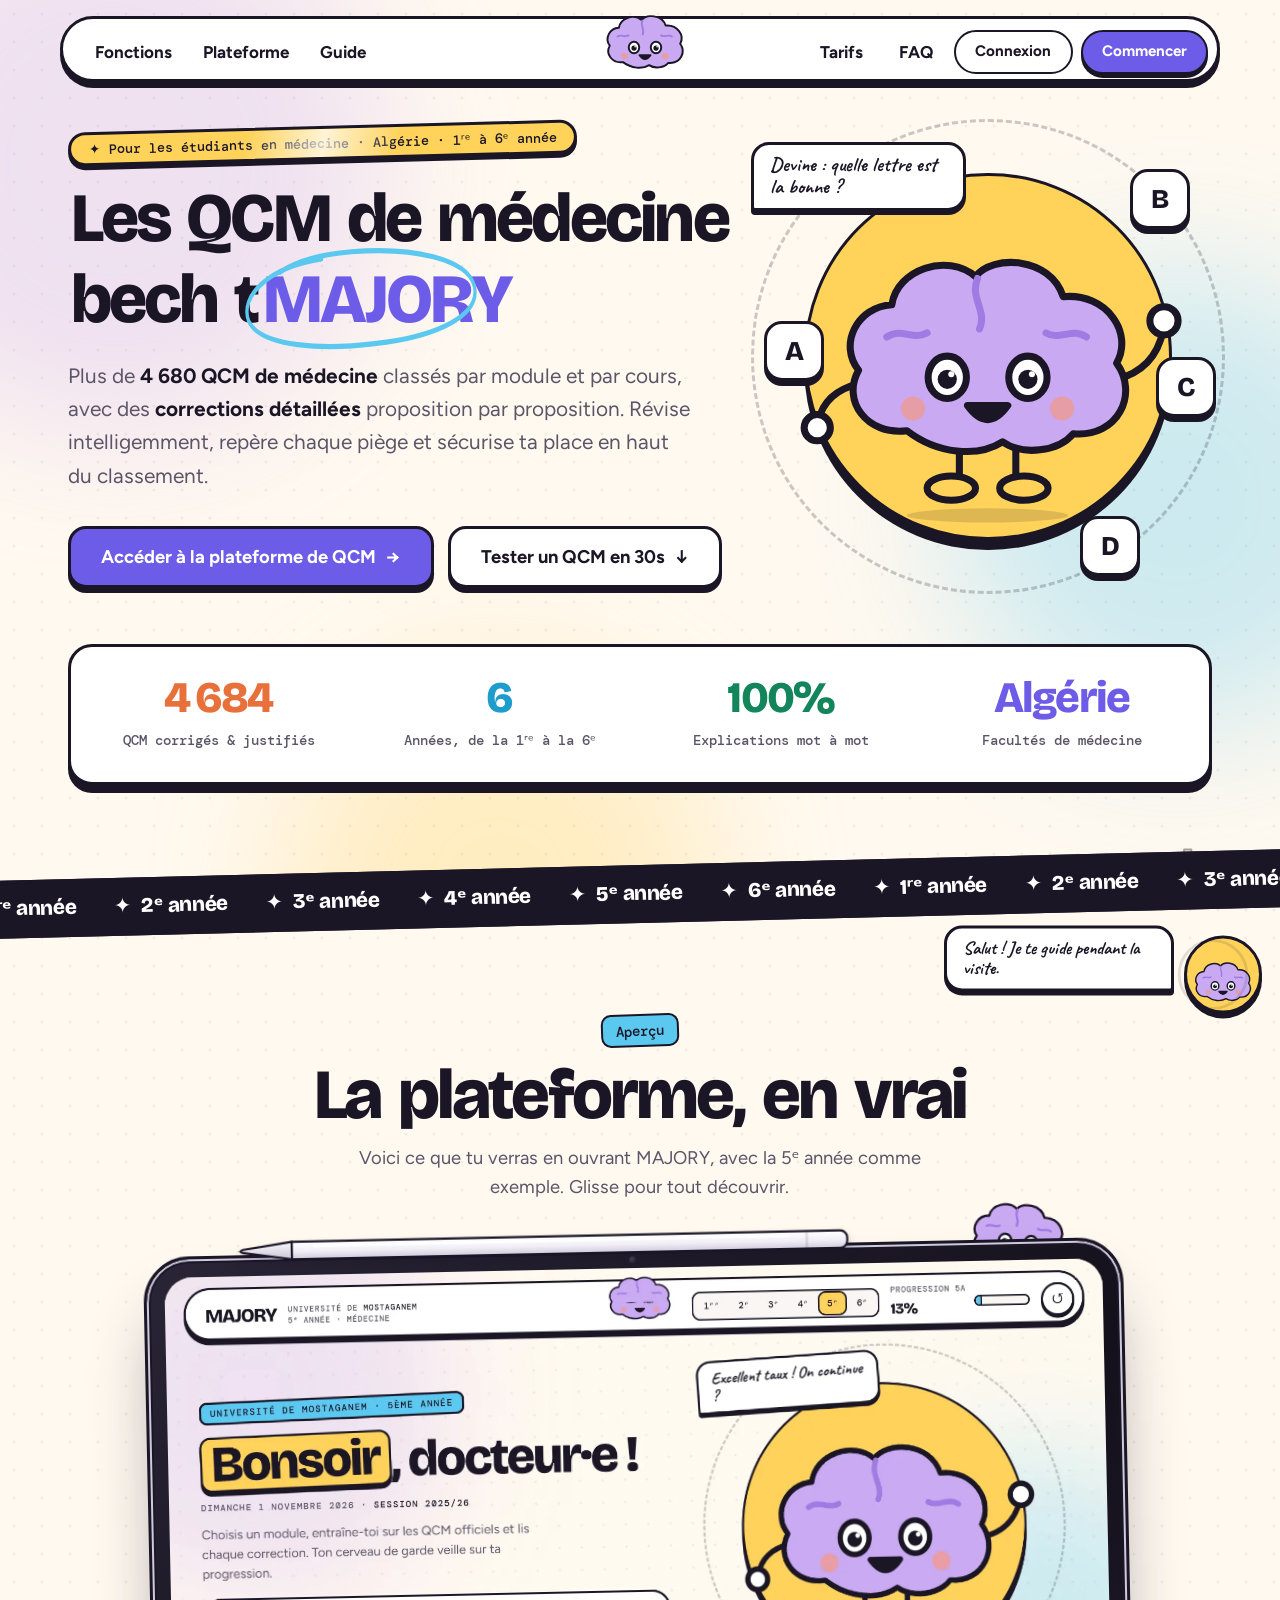
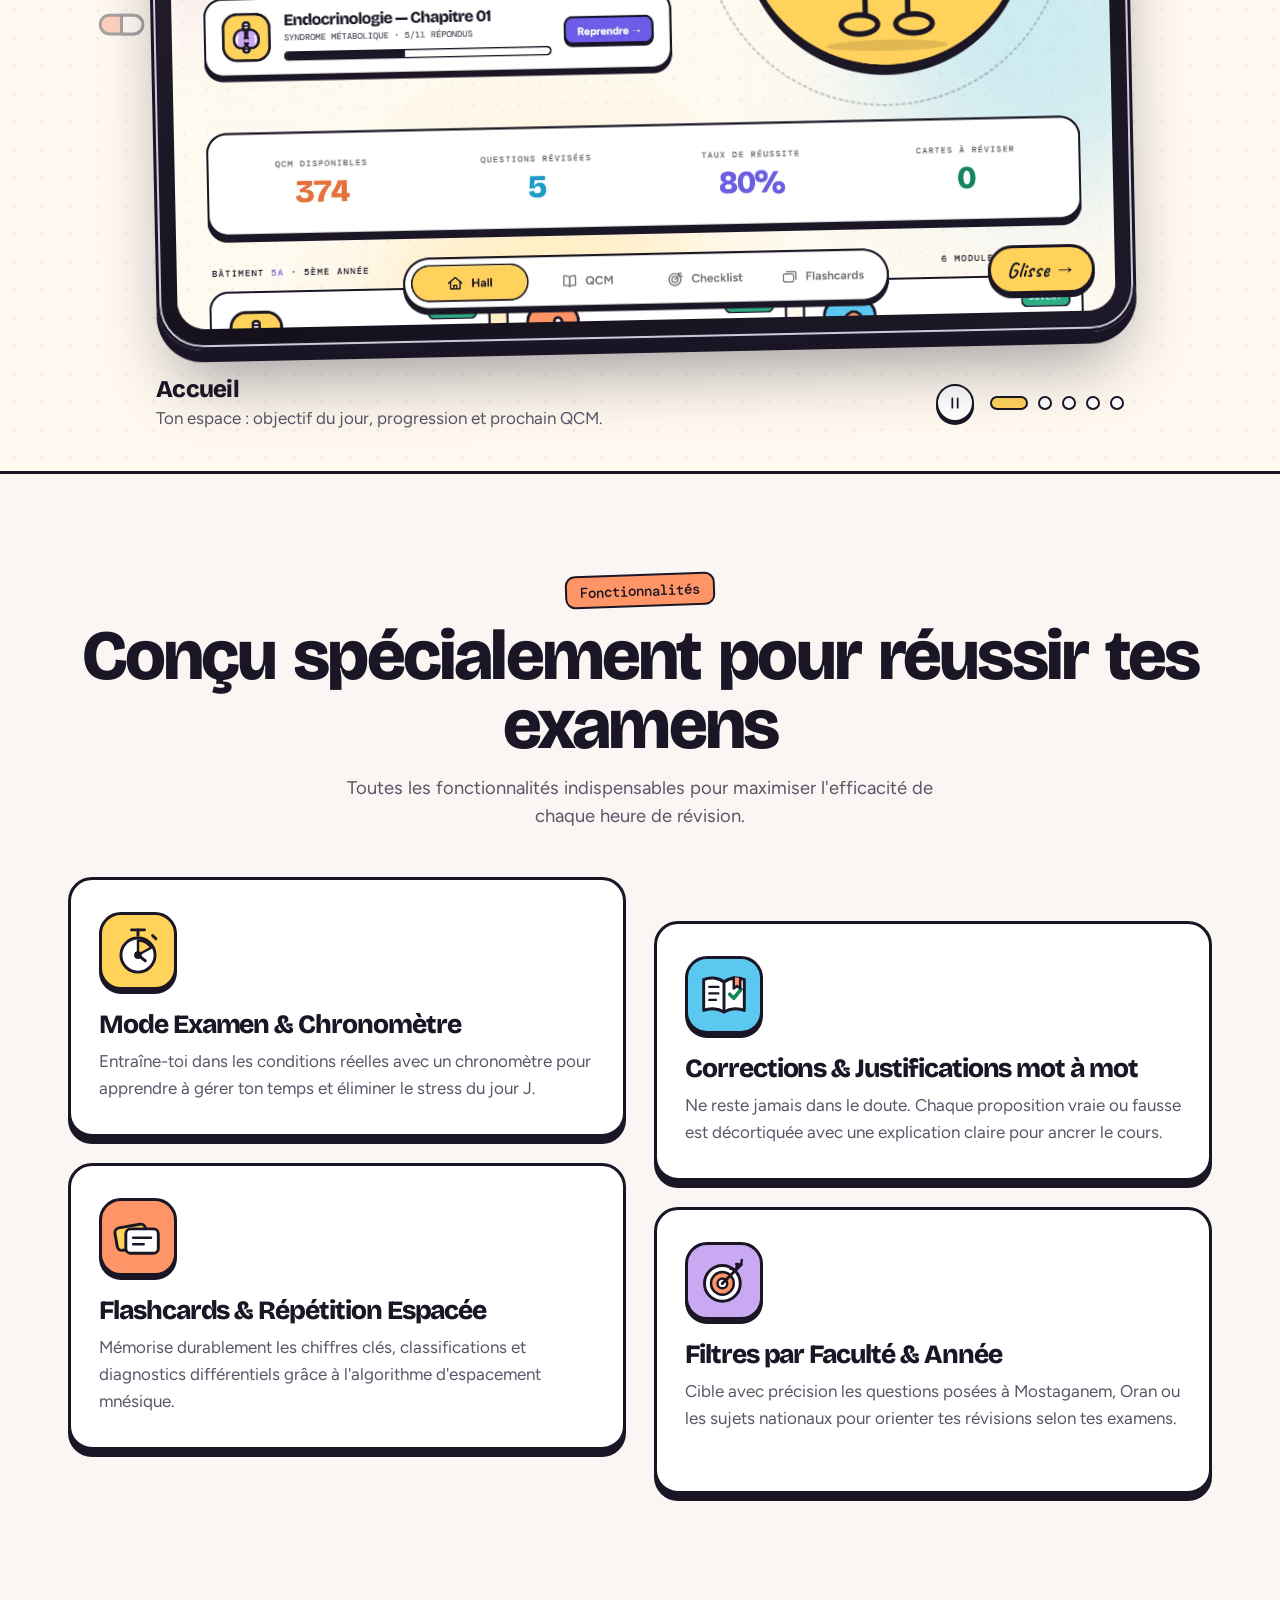
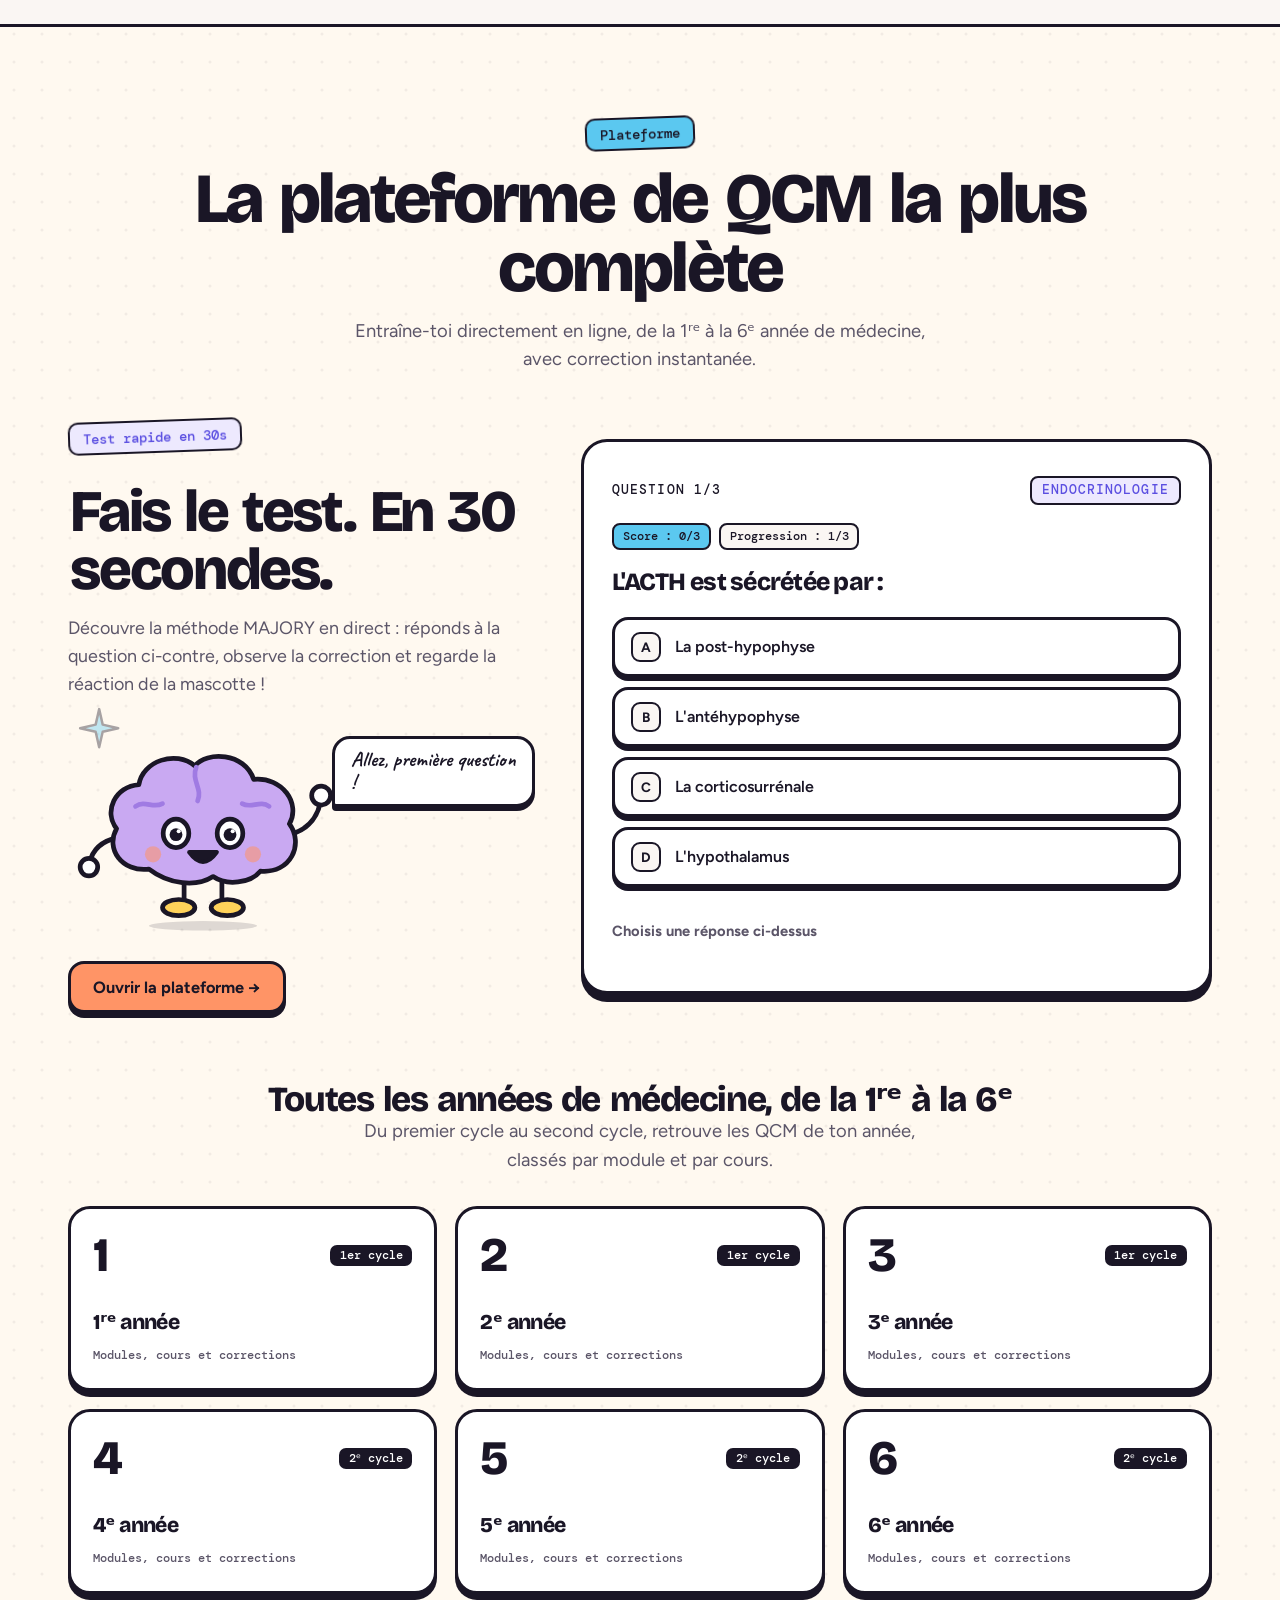
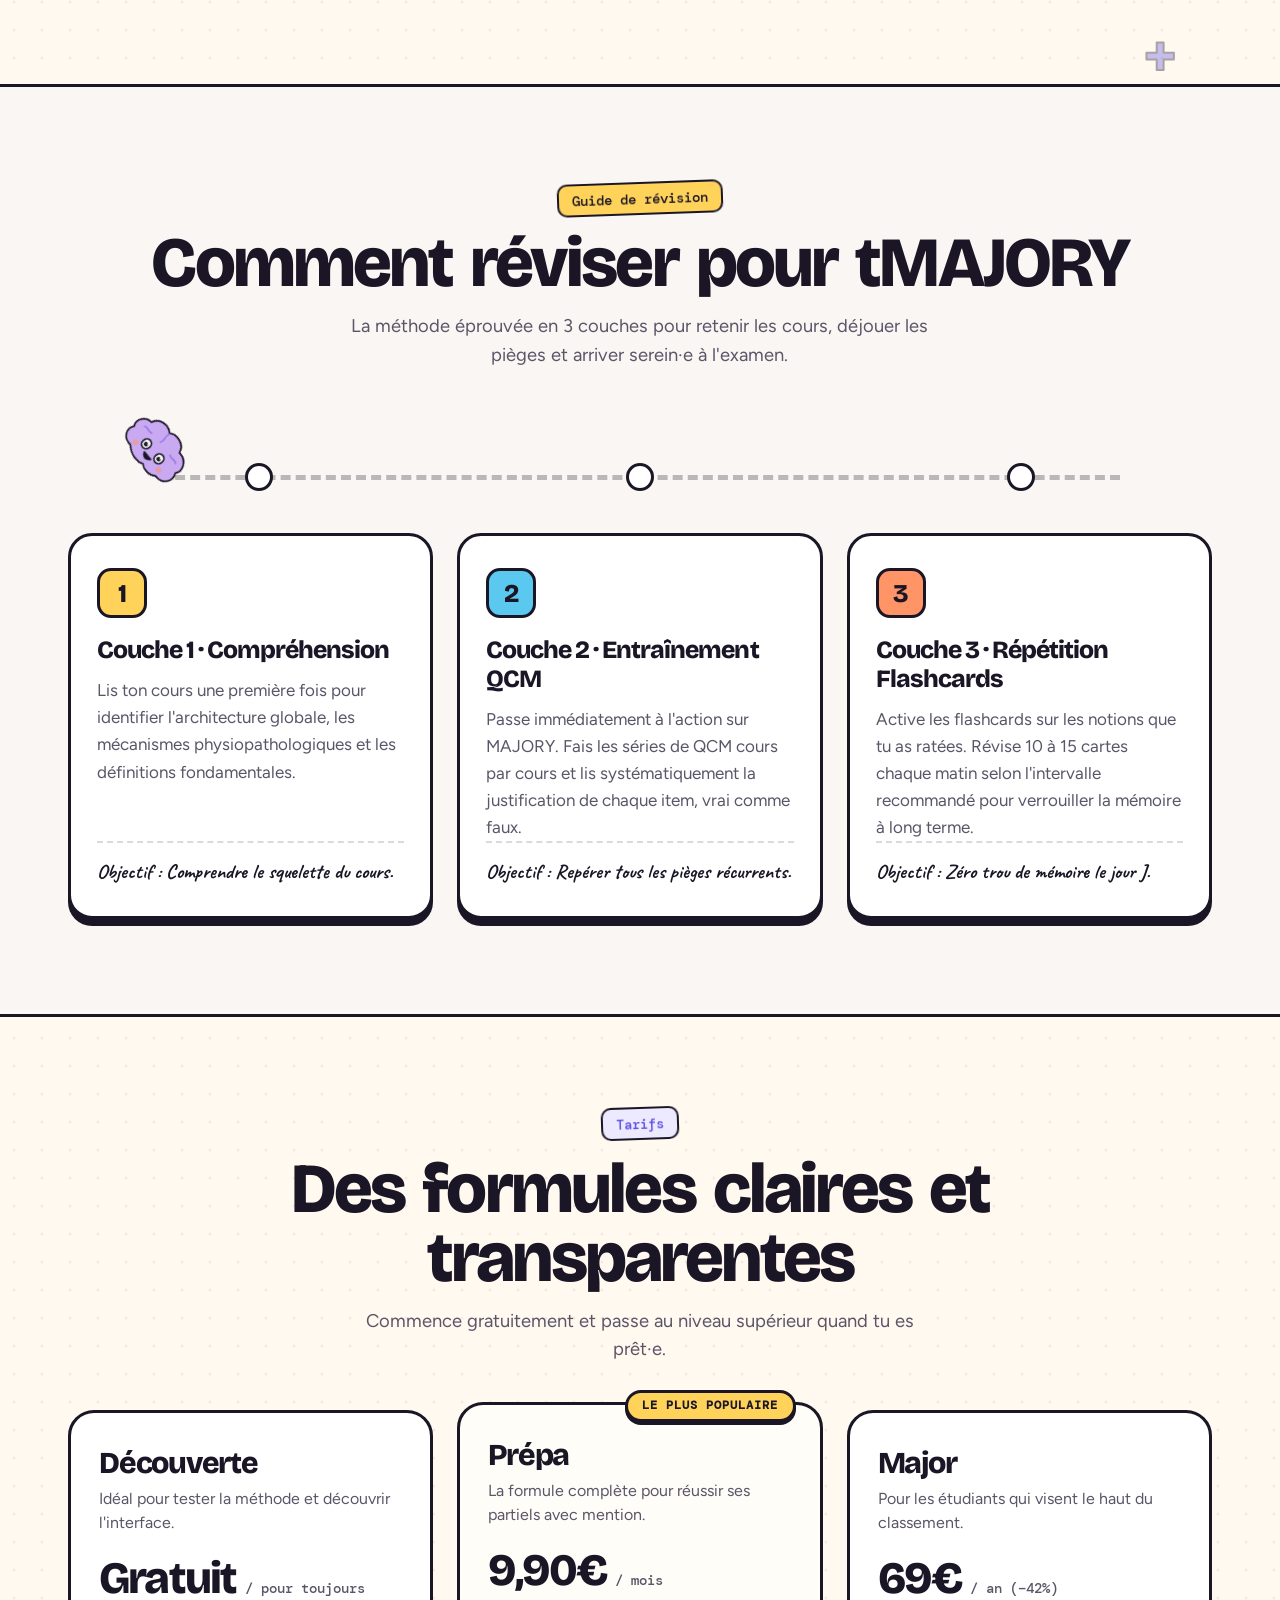
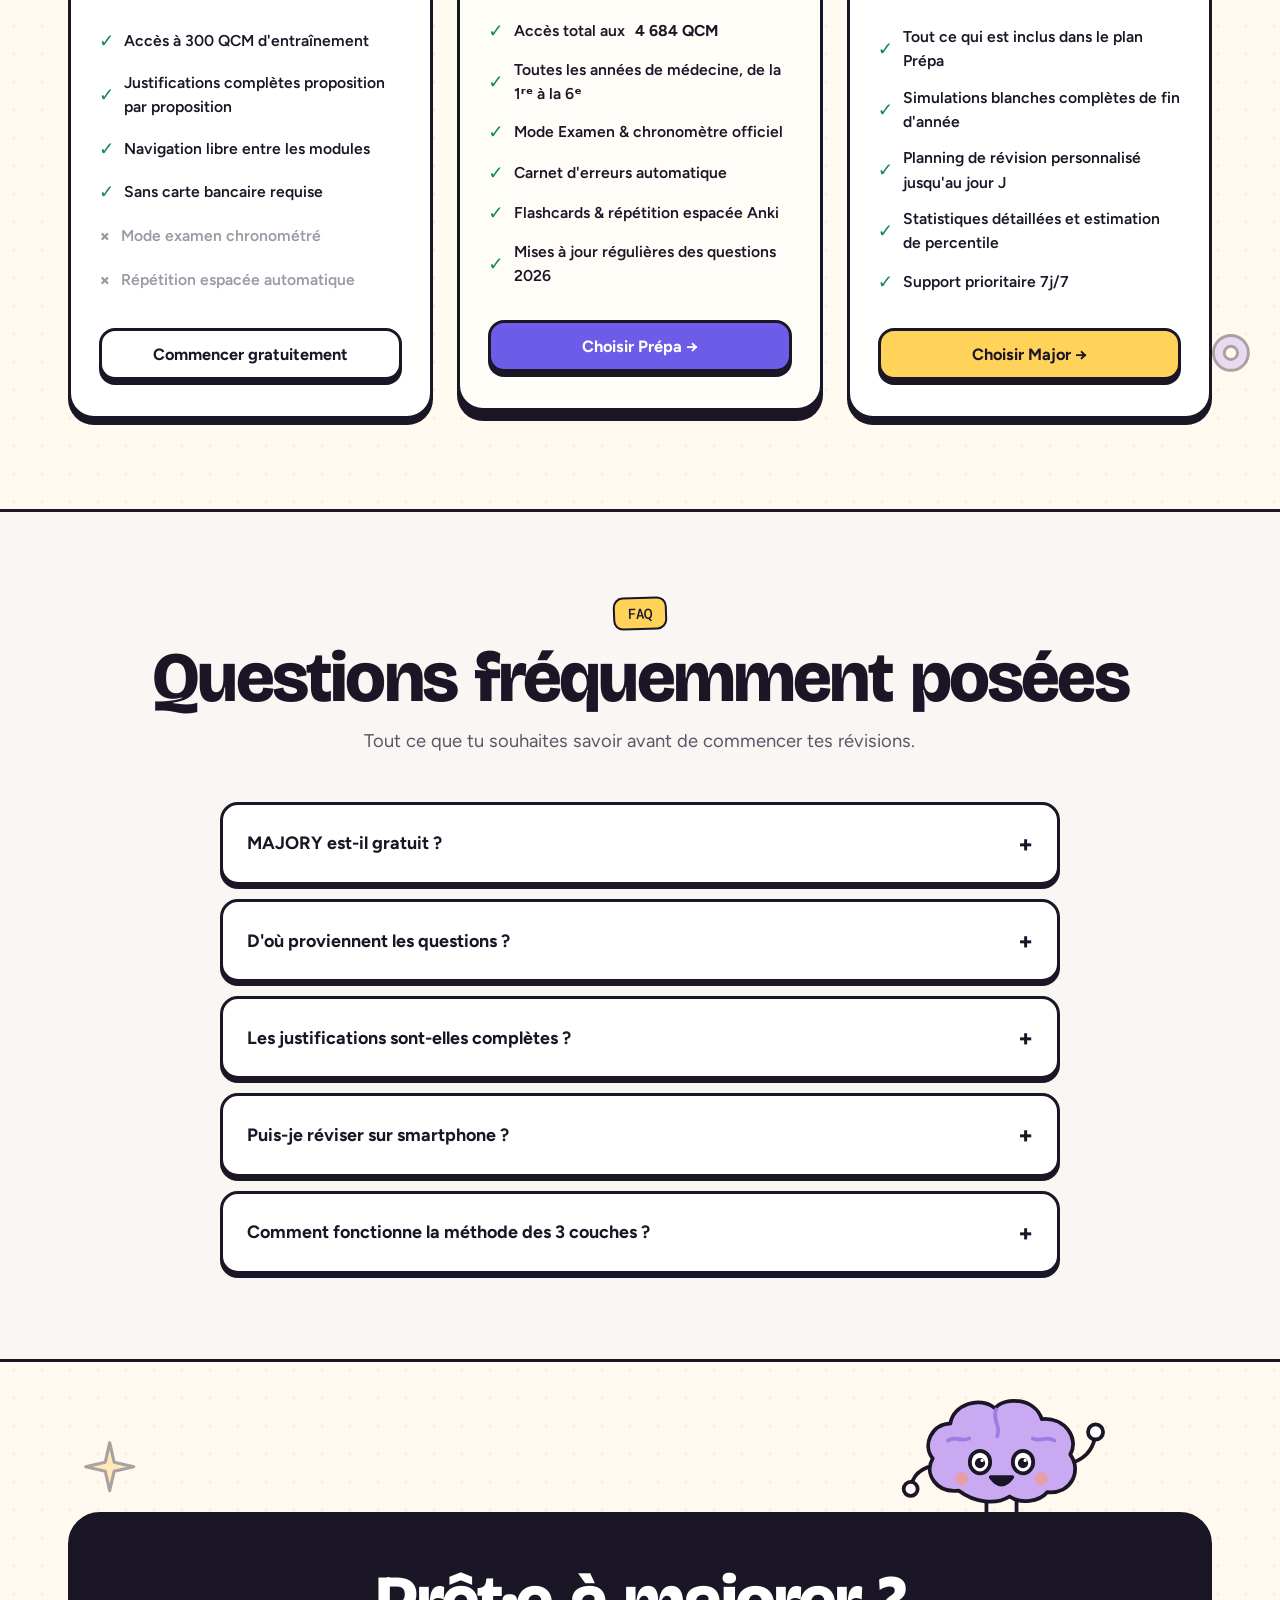
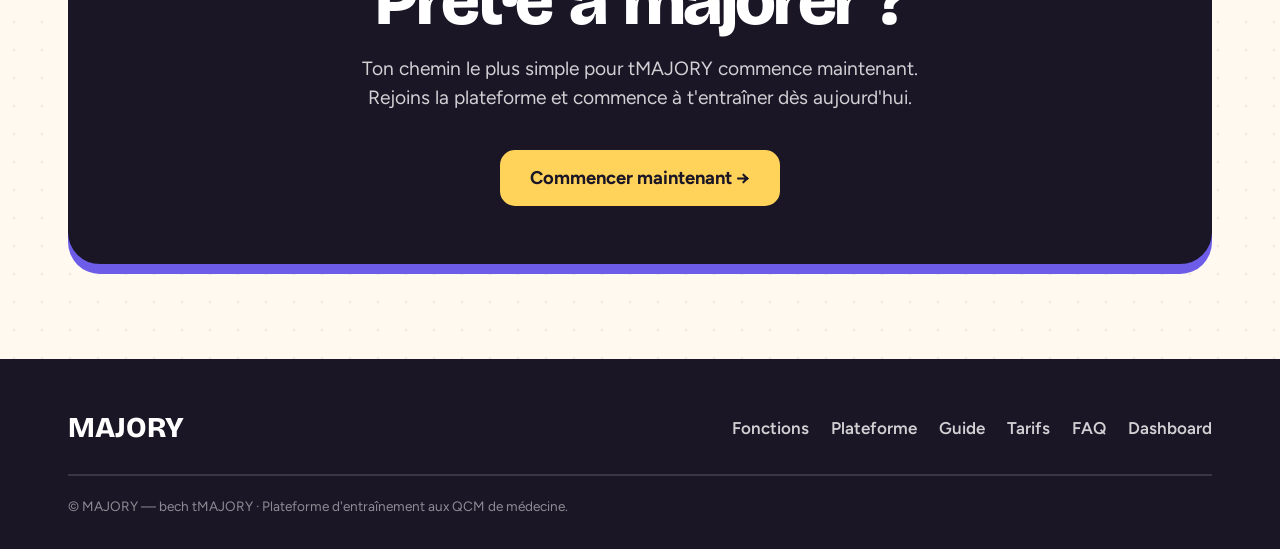
<file: index.html>
<!DOCTYPE html>
<html lang="fr">
<head>
<meta charset="UTF-8">
<meta name="viewport" content="width=device-width, initial-scale=1.0">
<title>MAJORY — QCM de médecine corrigés · bech tMAJORY</title>
<meta name="description" content="MAJORY : la plateforme de QCM pour les étudiants en médecine en Algérie, de la 1ère à la 6ème année. Corrections détaillées proposition par proposition.">
<meta property="og:type" content="website">
<meta property="og:locale" content="fr_FR">
<meta property="og:site_name" content="MAJORY">
<meta property="og:title" content="MAJORY — QCM de médecine corrigés · bech tMAJORY">
<meta property="og:description" content="Toutes les années de médecine, de la 1ère à la 6ème : des QCM corrigés et expliqués pour les étudiants en Algérie.">
<meta name="theme-color" content="#FFD25A">
<link rel="icon" type="image/svg+xml" href="assets/favicon.svg">
<link rel="preconnect" href="https://fonts.googleapis.com">
<link rel="preconnect" href="https://fonts.gstatic.com" crossorigin>
<link href="https://fonts.googleapis.com/css2?family=Bricolage+Grotesque:opsz,wght@12..96,500..800&family=Figtree:wght@400..700&family=DM+Mono:wght@500&family=Caveat:wght@700&display=swap" rel="stylesheet">
<script>document.documentElement.classList.add("js")</script>
<style>
:root{
  --ink:#1A1626; --soft:#5B5568; --paper:#FFF9F0; --cream:#FAF6F3; --white:#fff;
  --y:#FFD25A; --b:#5BC8F0; --o:#FF9466; --p:#C9A9F2; --purple-brand:#6C5CE7;
  --disp:'Bricolage Grotesque',system-ui,sans-serif; --body:'Figtree',system-ui,sans-serif; --mono:'DM Mono',monospace; --hand:'Caveat',cursive;
  --stk:3px solid var(--ink);
}
*{margin:0;padding:0;box-sizing:border-box}
html{scroll-behavior:smooth;overflow-x:clip}
body{
  font-family:var(--body);font-size:17px;line-height:1.55;color:var(--ink);overflow-x:hidden;-webkit-font-smoothing:antialiased;
  background-color:var(--paper);
  background-image:url("data:image/svg+xml,%3Csvg xmlns='http://www.w3.org/2000/svg' width='28' height='28'%3E%3Ccircle cx='14' cy='14' r='1.5' fill='%231A1626' fill-opacity='.06'/%3E%3C/svg%3E");
}
svg,img{display:block;max-width:100%}
a{color:inherit}
button{font-family:inherit;cursor:pointer}
::selection{background:var(--y)}
:focus-visible{outline:3px solid var(--b);outline-offset:3px;border-radius:8px}
h1,h2,h3{font-family:var(--disp);font-weight:800;line-height:.98;letter-spacing:-.04em}
.wrap{max-width:1200px;margin:0 auto;padding:0 28px}
.mono{font-family:var(--mono);font-weight:500;letter-spacing:.04em}
.hand{font-family:var(--hand);font-weight:700}
.stk{border:var(--stk);box-shadow:0 6px 0 var(--ink)}

/* Boutons Généraux */
.btn{display:inline-flex;align-items:center;justify-content:center;gap:10px;font:700 1.02rem var(--body);text-decoration:none;color:var(--ink);background:var(--white);
  border:var(--stk);border-radius:16px;padding:.8rem 1.4rem;cursor:pointer;box-shadow:0 5px 0 var(--ink);transition:transform .12s,box-shadow .12s}
.btn:hover{transform:translateY(-2px);box-shadow:0 7px 0 var(--ink)}
.btn:active{transform:translateY(5px);box-shadow:0 0 0 var(--ink)}
.btn.y{background:var(--y)}.btn.o{background:var(--o)}.btn.b{background:var(--b)}.btn.p{background:var(--p)}
.btn.purple{background:var(--purple-brand);color:#fff}
.btn.k{background:var(--ink);color:#fff;box-shadow:0 5px 0 var(--o)}
.btn.k:hover{box-shadow:0 7px 0 var(--o)}
.btn.lg{font-size:1.15rem;padding:1.05rem 1.9rem;border-radius:18px}

/* Section Headings */
.sec-head{text-align:center;margin-bottom:46px}
.sec-tag{
  display:inline-flex;align-items:center;gap:8px;font-family:var(--mono);font-weight:500;font-size:.82rem;
  letter-spacing:.12em;text-transform:uppercase;background:var(--b);border:2px solid var(--ink);
  border-radius:10px;padding:.22rem .8rem;margin-bottom:14px;
}
.sec-tag.y{background:var(--y)}.sec-tag.o{background:var(--o)}.sec-tag.p{background:#EDE9FE;color:#5B4FE1}
.sec-head h2{font-size:clamp(2.4rem,5.5vw,4.4rem);margin-bottom:14px}
.sec-head p{font-size:1.15rem;color:var(--soft);max-width:32em;margin:0 auto}

/* ================= SECTION 2 : PLATFORM ================= */
.plat-sec{padding:90px 0}
.test-grid{display:grid;grid-template-columns:1fr 1.35fr;gap:46px;align-items:center;margin-bottom:70px}
.test-info h2{font-size:clamp(2.3rem,4.6vw,3.8rem);margin:16px 0 16px}
.test-info p{color:var(--soft);font-size:1.12rem;margin-bottom:26px}
.mascot-react{display:flex;align-items:center;gap:18px;margin-bottom:24px}
.mascot-react svg{width:110px;height:76px;flex:none}
.mascot-react .bubble{
  position:relative;background:var(--white);border:var(--stk);border-radius:18px 18px 18px 4px;
  padding:.65rem 1.1rem;font-family:var(--hand);font-weight:700;font-size:1.35rem;line-height:1.1;box-shadow:0 4px 0 var(--ink);
}

/* QCM Interactive Box */
.qcm-box{
  position:relative;background:var(--white);border:var(--stk);border-radius:26px;padding:34px 28px;
  box-shadow:0 8px 0 var(--ink);
}
.qcm-top{
  display:flex;justify-content:space-between;align-items:center;gap:12px;margin-bottom:18px;
  font-family:var(--mono);font-weight:500;font-size:.82rem;letter-spacing:.08em;text-transform:uppercase;
}
.qcm-top .tag{background:#EDE9FE;color:#5B4FE1;border:2px solid var(--ink);border-radius:8px;padding:.15rem .65rem}
.qcm-vitals{display:flex;gap:8px;margin-bottom:18px;flex-wrap:wrap}
.qcm-vitals span{font-family:var(--mono);font-weight:500;font-size:.78rem;border:2px solid var(--ink);border-radius:8px;padding:.12rem .55rem;background:var(--cream)}
.qcm-vitals span.ok{background:var(--b)}
.qcm-q{font-family:var(--disp);font-weight:800;font-size:1.55rem;letter-spacing:-.03em;line-height:1.15;margin-bottom:20px}
.qcm-opts{display:grid;gap:10px}
.opt{
  display:flex;gap:14px;align-items:center;text-align:left;font:600 1rem var(--body);background:var(--white);
  border:var(--stk);border-radius:16px;padding:.75rem 1rem;cursor:pointer;color:var(--ink);
  transition:transform .12s,background .12s;box-shadow:0 4px 0 var(--ink);
}
.opt:hover:not(:disabled){transform:translateY(-2px)}
.opt b{display:grid;place-items:center;flex:none;width:30px;height:30px;border-radius:9px;background:var(--cream);border:2px solid var(--ink);font-size:.85rem}
.opt.ok{background:var(--b)}.opt.ok b{background:#fff}.opt.ko{background:var(--o)}.opt:disabled{cursor:default}
.opt.ko{animation:shake .4s}@keyframes shake{25%{transform:translateX(-6px)}75%{transform:translateX(6px)}}
.expl{margin-top:16px;padding:14px 18px;background:var(--y);border:var(--stk);border-radius:16px;font-size:.96rem;display:none;line-height:1.5}
.expl.show{display:block;animation:pop .3s}@keyframes pop{from{opacity:0;transform:translateY(8px)}}
.qcm-foot{display:flex;justify-content:space-between;align-items:center;margin-top:20px;min-height:50px;font-weight:700}
.nxt{display:none}.nxt.show{display:inline-flex}
@media(max-width:960px){.test-grid{grid-template-columns:1fr;gap:36px}}

/* ================= SECTION 4 : PLANS & PRICING ================= */
.price-sec{padding:90px 0}
.price-grid{display:grid;grid-template-columns:repeat(3,1fr);gap:24px;margin-top:44px;align-items:stretch}
.pcard{
  background:var(--white);border:var(--stk);border-radius:26px;padding:36px 28px;box-shadow:0 7px 0 var(--ink);
  display:flex;flex-direction:column;position:relative;
}
.pcard.featured{
  border-width:3.5px;box-shadow:0 10px 0 var(--ink);transform:translateY(-8px);background:#FFFDF8;
}
.pcard .badge-popular{
  position:absolute;top:-15px;right:24px;background:var(--y);border:var(--stk);border-radius:999px;
  padding:.22rem .9rem;font-family:var(--mono);font-weight:700;font-size:.78rem;letter-spacing:.08em;
  text-transform:uppercase;box-shadow:0 3px 0 var(--ink);
}
.pcard h3{font-size:1.9rem;margin-bottom:8px}
.pcard .desc{color:var(--soft);font-size:1rem;margin-bottom:20px;min-height:46px}
.pcard .cost{font-family:var(--disp);font-weight:800;font-size:2.8rem;letter-spacing:-.04em;line-height:1;margin-bottom:24px}
.pcard .cost small{font-family:var(--mono);font-size:.9rem;font-weight:500;color:var(--soft);letter-spacing:0}
.pcard ul{list-style:none;display:grid;gap:12px;margin-bottom:32px;flex:1}
.pcard li{display:flex;align-items:center;gap:10px;font-weight:600;font-size:.98rem}
.pcard li::before{content:"✓";font-weight:800;color:#12855B;font-size:1.15rem}
.pcard li.off{color:var(--soft);opacity:.6}
.pcard li.off::before{content:"×";color:var(--soft)}
@media(max-width:920px){
  .price-grid{grid-template-columns:1fr;gap:28px}
  .pcard.featured{transform:none}
}

/* ================= SECTION 5 : FAQ ================= */
.faq-sec{padding:85px 0;background:var(--cream);border-top:var(--stk);border-bottom:var(--stk)}
.faq-box{max-width:840px;margin:0 auto;display:grid;gap:14px}
.faq-it{background:var(--white);border:var(--stk);border-radius:18px;box-shadow:0 4px 0 var(--ink);overflow:hidden}
.faq-it summary{padding:20px 24px;font-weight:700;font-size:1.12rem;cursor:pointer;list-style:none;display:flex;justify-content:space-between;align-items:center}
.faq-it summary::-webkit-details-marker{display:none}
.faq-it summary::after{content:"+";font-size:1.5rem;font-weight:800;transition:transform .2s}
.faq-it[open] summary::after{transform:rotate(45deg)}
.faq-it p{padding:0 24px 22px;color:var(--soft);line-height:1.6}

/* Final Banner */
.cta-sec{padding:75px 0 95px}
.cta-box{
  background:var(--ink);color:#fff;border:var(--stk);border-radius:32px;padding:52px 36px;
  text-align:center;box-shadow:0 10px 0 var(--purple-brand);position:relative;overflow:hidden;
}
.cta-box h2{font-size:clamp(2.5rem,5.5vw,4.5rem);margin-bottom:18px;color:#fff}
.cta-box p{font-size:1.2rem;color:rgba(255,255,255,.8);max-width:32em;margin:0 auto 34px}

/* Footer */
footer{background:var(--ink);color:#fff;border-top:var(--stk);padding:44px 0 32px}
.foot{display:flex;justify-content:space-between;align-items:center;gap:22px;flex-wrap:wrap}
.foot .logo{font-family:var(--disp);font-weight:800;font-size:1.8rem;color:#fff;text-decoration:none}
.foot-links{display:flex;gap:22px;flex-wrap:wrap;font-weight:600}
.foot-links a{text-decoration:none;opacity:.8;transition:opacity .15s}
.foot-links a:hover{opacity:1;color:var(--y)}
.copy{margin-top:24px;padding-top:20px;border-top:2px solid rgba(255,255,255,.14);font-size:.85rem;color:rgba(255,255,255,.5)}

/* ===== v2 : redesign fluide ===== */
:root{--e:cubic-bezier(.22,1,.36,1);--sp:cubic-bezier(.34,1.56,.64,1)}
html{scroll-padding-top:110px}
@keyframes drop{from{opacity:0;translate:0 -50px}}
@keyframes rise{from{opacity:0;transform:translateY(34px)}}
@keyframes hello{from{opacity:0;scale:.55;rotate:-10deg}}
@keyframes fl{50%{translate:0 -9px}}
@keyframes bob{50%{translate:0 -7px}}
@keyframes breathe{50%{scale:1.04}}
@keyframes spin{to{rotate:360deg}}
@keyframes mq{to{translate:-50% 0}}
@keyframes jump{0%,100%{translate:0 0}30%{translate:0 -26px}58%{translate:0 0}78%{translate:0 -8px}}
@keyframes shake{25%{rotate:-5deg}75%{rotate:5deg}}
@keyframes blink{0%,92%,100%{transform:scaleY(1)}95.5%{transform:scaleY(.08)}}
@keyframes wave{0%,60%,100%{transform:rotate(0)}10%{transform:rotate(-16deg)}22%{transform:rotate(8deg)}34%{transform:rotate(-14deg)}46%{transform:rotate(6deg)}}
@keyframes wig{30%{rotate:-14deg;scale:1.2}60%{rotate:10deg}}
@keyframes popb{from{scale:.85;opacity:.3}}

/* ---- mascotte ---- */
[data-mascot]{display:contents}
.mc{display:block;overflow:visible;animation:bob 3.6s ease-in-out infinite;--px:0px;--py:0px}
.mc .m-o,.mc .m-s,.mc .bw,.mc .bs,.mc .spk,.mc .dr{display:none}
.mc.wow .m-h,.mc.sad .m-h{display:none}
.mc.wow .m-o,.mc.wow .bw,.mc.wow .spk{display:block}
.mc.sad .m-s,.mc.sad .bs,.mc.sad .dr{display:block}
.mc.head .body{display:none}
.mc .eye{transform-box:fill-box;transform-origin:center;animation:blink 5.2s infinite}.mc .e2{animation-delay:.05s}
.mc .pu{transform:translate(var(--px),var(--py));transition:transform .18s ease-out}
.mc .wave{transform-origin:328px 164px;animation:wave 3.2s ease-in-out infinite}
.mc:hover .wave{animation-duration:.9s}
.mc .crown{transform-box:fill-box;transform-origin:50% 100%;scale:0;transition:scale .55s var(--sp)}
.mc.king .crown{scale:1}
.mc.wow{animation:jump .8s var(--e),bob 3.6s ease-in-out .8s infinite}
.mc.sad{animation:shake .6s ease-in-out,bob 3.6s ease-in-out .6s infinite}
.bubble.pop{animation:popb .45s var(--sp)}

/* ---- navigation ---- */
.pill-header{position:sticky;top:16px;z-index:100;padding:0 20px;animation:drop 1s var(--e) backwards}
.pill-bar{position:relative;display:grid;grid-template-columns:1fr 110px 1fr;align-items:center;height:66px;max-width:1160px;margin:0 auto;background:#fff;border:var(--stk);border-radius:999px;box-shadow:0 6px 0 var(--ink);padding:0 9px 0 18px;transition:box-shadow .5s var(--e)}
.pill-header.sc .pill-bar{box-shadow:0 10px 0 var(--ink)}
.pill-left,.pill-right{display:flex;align-items:center;gap:4px}.pill-right{justify-content:flex-end;gap:8px}
.pill-link{position:relative;font-weight:700;text-decoration:none;padding:.4rem .85rem;border-radius:999px;transition:background .3s,translate .35s var(--e)}
.pill-link:hover{background:#EDE9FE;translate:0 -2px}
.pill-link.on{background:#EDE9FE}
.pill-link.on::after{content:"";position:absolute;left:50%;bottom:2px;width:5px;height:5px;margin-left:-2.5px;border-radius:50%;background:var(--purple-brand)}
.pill-mascot-center{position:relative;display:block;height:66px}
.pill-mascot-center .mc{position:absolute;left:50%;top:-16px;width:88px;margin-left:-44px;transition:scale .4s var(--sp)}
.pill-mascot-center:hover .mc{scale:1.12}
.nb{display:inline-flex;align-items:center;padding:.5rem 1.2rem;border:2.5px solid var(--ink);border-radius:999px;font-weight:700;font-size:.95rem;text-decoration:none;color:var(--ink);background:#fff;white-space:nowrap;transition:transform .15s,box-shadow .15s,translate .5s var(--e)}
.nb:hover{transform:translateY(-2px);box-shadow:0 4px 0 var(--ink)}
.nb.cta{background:var(--purple-brand);color:#fff;box-shadow:0 4px 0 var(--ink)}.nb.cta:hover{box-shadow:0 6px 0 var(--ink)}
.burger{display:none;width:44px;height:44px;border:2.5px solid var(--ink);border-radius:50%;background:var(--y);flex-direction:column;justify-content:center;align-items:center;gap:4px;padding:0}
.burger i{display:block;width:18px;height:2.5px;background:var(--ink);border-radius:2px;transition:transform .45s var(--e),opacity .3s}
.burger.x i:nth-child(1){transform:translateY(6.5px) rotate(45deg)}.burger.x i:nth-child(2){opacity:0}.burger.x i:nth-child(3){transform:translateY(-6.5px) rotate(-45deg)}
.mm{position:absolute;left:20px;right:20px;top:80px;max-width:1160px;margin:0 auto;background:#fff;border:var(--stk);border-radius:26px;box-shadow:0 8px 0 var(--ink);padding:12px;display:grid;gap:4px;opacity:0;visibility:hidden;translate:0 -14px;scale:.97;transform-origin:top;transition:opacity .35s,translate .5s var(--e),scale .5s var(--e),visibility 0s .5s}
.mm.open{opacity:1;visibility:visible;translate:0 0;scale:1;transition-delay:0s}
.mm a{font:800 1.2rem var(--disp);text-decoration:none;padding:12px 16px;border-radius:14px;transition:background .2s}
.mm a:hover{background:#EDE9FE}.mm .nb{justify-content:center;margin-top:6px;font-size:1.05rem}
@media(min-width:981px){.mm{display:none}}
@media(max-width:980px){.pill-bar{grid-template-columns:1fr 90px 1fr}.pill-link,.nb.login{display:none}.burger{display:flex}}

/* ---- hero ---- */
.hero{position:relative;padding:60px 0 80px;text-align:left}
.hero-grid{display:grid;grid-template-columns:1.2fr .8fr;gap:24px;align-items:center}
.hero-tag{display:inline-flex;align-items:center;gap:8px;background:var(--y);border:var(--stk);border-radius:999px;padding:.35rem 1.1rem;font:500 .85rem var(--mono);box-shadow:0 4px 0 var(--ink);margin-bottom:26px;rotate:-1.5deg}
.hero h1{font-size:clamp(2.8rem,6vw,5.2rem);line-height:.96;margin:0 0 26px}
.hl{display:inline-block;position:relative;z-index:0;white-space:nowrap;margin-top:10px}
.hl::before{content:"";position:absolute;inset:10% -3% 0;background:var(--y);border:var(--stk);border-radius:18px;z-index:-1;rotate:-2deg;box-shadow:0 6px 0 var(--ink);scale:0 1;transform-origin:left;transition:scale 1s var(--e) .8s}
.in .hl::before{scale:1}
.hero-lead{font-size:clamp(1.1rem,2vw,1.3rem);max-width:30em;margin:0 0 34px;color:var(--soft);line-height:1.6}.hero-lead b{color:var(--ink)}
.hero-actions{display:flex;gap:14px;flex-wrap:wrap}
.ar{display:inline-block;transition:translate .35s var(--e)}.btn:hover .ar{translate:5px 0}.btn:hover .ar.d{translate:0 4px}
.btn,.nb{will-change:translate}
.js .hero-copy>:not(h1){animation:rise 1s var(--e) backwards;animation-delay:var(--d,0s)}
.hero-copy>:nth-child(1){--d:.1s}.hero-copy>:nth-child(3){--d:.75s}.hero-copy>:nth-child(4){--d:.9s}
.stage{position:relative;width:100%;max-width:500px;aspect-ratio:1;margin:0 auto;display:grid;place-items:center;animation:hello 1.2s var(--sp) .4s backwards}
.stage::before{content:"";position:absolute;inset:-3%;border:3px dashed rgba(26,22,38,.22);border-radius:50%;animation:spin 50s linear infinite}
.disc{position:absolute;inset:9%;border-radius:50%;background:var(--y);border:var(--stk);box-shadow:0 10px 0 var(--ink);animation:breathe 7s ease-in-out infinite;transform:translate(calc(var(--hx,0)*-16px),calc(var(--hy,0)*-16px));transition:transform .8s var(--e)}
.stage .mc{position:relative;z-index:2;width:90%;cursor:pointer;margin-top:6%}
.stage .bubble{position:absolute;left:-3%;top:2%;z-index:4;max-width:215px;font-size:1.25rem}
.chip{position:absolute;z-index:3;width:60px;height:60px;border-radius:18px;border:var(--stk);background:#fff;font:800 1.7rem var(--disp);color:var(--ink);box-shadow:0 5px 0 var(--ink);animation:fl 5s ease-in-out var(--dl) infinite;transition:scale .35s var(--sp),background-color 1s var(--e),opacity .4s}
.chip:hover{scale:1.14;background:var(--hc);transition:scale .35s var(--sp),background-color .12s}
.chip:active{scale:.94}
.chip.ok{background:var(--b)}.chip.ko{background:var(--o);opacity:.45}
.chip:nth-of-type(1){left:0;top:42%;--dl:0s;--hc:var(--y)}.chip:nth-of-type(2){right:5%;top:8%;--dl:-1.5s;--hc:var(--b)}
.chip:nth-of-type(3){right:-1%;top:50%;--dl:-3s;--hc:var(--o)}.chip:nth-of-type(4){right:16%;bottom:1%;--dl:-4s;--hc:var(--p)}
.hero-stats{display:grid;grid-template-columns:repeat(4,1fr);gap:10px;background:#fff;border-radius:24px;padding:12px;box-shadow:0 8px 0 var(--ink);margin-top:56px}
.stat-box{text-align:center;padding:18px 10px;border-radius:16px;background:#fff;transition:background-color 1.3s var(--e)}
.stat-box:hover{background:var(--hc);transition:background-color .12s}
.stat-box .num{display:block;font:800 clamp(2rem,3.4vw,2.8rem)/1 var(--disp);letter-spacing:-.04em;margin-bottom:6px}
.stat-box .lbl{font:500 .85rem var(--mono);color:var(--soft)}
.stat-box:nth-child(1) .num{color:#E8703A}.stat-box:nth-child(2) .num{color:#1E9CCB}.stat-box:nth-child(3) .num{color:#12855B}.stat-box:nth-child(4) .num{color:var(--purple-brand)}
.band{rotate:-1.4deg;margin:0 -3vw;background:var(--ink);color:#fff;border-block:var(--stk);overflow:hidden;white-space:nowrap;padding:13px 0;position:relative;z-index:2}
.band div{display:inline-flex;gap:38px;padding-right:38px;animation:mq 50s linear infinite}
.band:hover div{animation-play-state:paused}
.band span{font:800 1.3rem var(--disp);letter-spacing:-.02em}.band em{font-style:normal;margin-right:10px}
@media(max-width:900px){.hero-grid{grid-template-columns:1fr;text-align:center}.hero-lead{margin-inline:auto}.hero-actions{justify-content:center}.stage{max-width:380px;margin-top:20px}.chip{width:48px;height:48px;font-size:1.3rem;border-radius:14px}.hero-stats{grid-template-columns:repeat(2,1fr)}}

/* ---- titres & révélations ---- */
.sec-tag{text-transform:none;letter-spacing:0;font-size:.9rem;rotate:-2deg}
.wr .w{display:inline-block;overflow:hidden;vertical-align:top;padding:0 .04em .12em;margin-bottom:-.12em}
.js .wr .w>i{display:block;font-style:normal;transform:translateY(112%);transition:transform 1s var(--e);transition-delay:calc(var(--k)*.055s)}
.js .wr.in .w>i{transform:none}
.js .rv:not(.in){opacity:0}
.rv.in{animation:rise .9s var(--e) var(--d,0s) backwards}

/* ---- cartes : remplissage au survol (vite) / retour au neutre (lent) ---- */
.fcard,.mcard,.gstep,.faq-it,.pcard:not(.featured){--sh:6px;background:#fff;box-shadow:0 var(--sh) 0 var(--ink);transition:background-color 1.3s var(--e),translate .7s var(--e),box-shadow .7s var(--e)}
.fcard:hover,.mcard:hover,.gstep:hover,.faq-it:hover,.pcard:not(.featured):hover{background:var(--hc);translate:0 -5px;box-shadow:0 calc(var(--sh) + 5px) 0 var(--ink);transition:background-color .12s ease-out,translate .35s var(--e),box-shadow .35s var(--e)}
:is(.fcard,.gstep,.faq-it,.pcard,.stat-box,.opt):nth-child(4n+1){--hc:var(--y)}
:is(.fcard,.gstep,.faq-it,.pcard,.stat-box,.opt):nth-child(4n+2){--hc:var(--b)}
:is(.fcard,.gstep,.faq-it,.pcard,.stat-box,.opt):nth-child(4n+3){--hc:var(--o)}
:is(.fcard,.gstep,.faq-it,.pcard,.stat-box,.opt):nth-child(4n){--hc:var(--p)}
.mcard.y{--hc:var(--y)}.mcard.b{--hc:var(--b)}.mcard.o{--hc:var(--o)}.mcard.p{--hc:var(--p)}
@media(hover:none){.fcard,.mcard,.gstep,.faq-it,.pcard:not(.featured){background:color-mix(in srgb,var(--hc) 22%,#fff)}}
.feat-sec{padding:100px 0 130px;background:var(--cream);border-top:var(--stk);border-bottom:var(--stk)}
.feat-grid{display:grid;grid-template-columns:repeat(2,1fr);gap:26px 28px;padding-bottom:44px}
.fcard{position:relative;border:var(--stk);border-radius:24px;padding:32px 28px;--sh:7px}
.fcard:nth-child(even){top:44px}
.ficon{width:60px;height:60px;border-radius:16px;border:var(--stk);display:grid;place-items:center;font-size:1.9rem;margin-bottom:20px;background:var(--hc);transition:background-color .3s,rotate .5s var(--sp),scale .5s var(--sp)}
.fcard:hover .ficon{background:#fff;rotate:-8deg;scale:1.12}
.fcard h3{font-size:1.65rem;margin-bottom:10px}.fcard p{color:var(--soft);line-height:1.6}
.mod-grid{display:grid;grid-template-columns:repeat(4,1fr);gap:18px}
.mcard{display:flex;flex-direction:column;justify-content:space-between;min-height:185px;padding:22px;border:var(--stk);border-radius:22px;text-decoration:none;position:relative;overflow:hidden}
.mcard .top-line{display:flex;justify-content:space-between;align-items:center;margin-bottom:12px}
.mcard .ic{font-size:2.5rem;line-height:1;display:inline-block}.mcard:hover .ic{animation:wig .7s var(--sp)}
.mcard .cnt{font:500 .78rem var(--mono);background:var(--ink);color:#fff;border-radius:7px;padding:.15rem .6rem}
.mcard b{display:block;font:800 1.32rem/1.1 var(--disp);letter-spacing:-.03em;margin-bottom:6px}
.mcard small{font:500 .78rem var(--mono);color:var(--soft);transition:color .2s}.mcard:hover small{color:var(--ink)}
.mcard .arr{position:absolute;right:18px;bottom:16px;font-weight:800;font-size:1.4rem;opacity:0;translate:-10px 0;transition:opacity .3s,translate .4s var(--e)}.mcard:hover .arr{opacity:1;translate:0}
@media(max-width:1040px){.mod-grid{grid-template-columns:repeat(3,1fr)}}@media(max-width:720px){.mod-grid{grid-template-columns:repeat(2,1fr)}}@media(max-width:480px){.mod-grid{grid-template-columns:1fr}}
.guide-sec{padding:95px 0;background:var(--cream);border-top:var(--stk);border-bottom:var(--stk)}
.guide-steps{display:grid;grid-template-columns:repeat(3,1fr);gap:24px;margin-top:40px}
.gstep{border:var(--stk);border-radius:24px;padding:32px 26px;position:relative;display:flex;flex-direction:column;--sh:7px}
.gstep-num{display:grid;place-items:center;width:50px;height:50px;border-radius:14px;border:var(--stk);font:800 1.6rem var(--disp);margin-bottom:18px;background:var(--hc);transition:background-color .3s,rotate .5s var(--sp)}
.gstep:hover .gstep-num{background:#fff;rotate:-8deg}
.gstep h3{font-size:1.55rem;margin-bottom:12px;line-height:1.15}.gstep p{color:var(--soft);line-height:1.6}
.gstep .tip{margin-top:auto;padding-top:16px;border-top:2px dashed rgba(26,22,38,.16);font:700 1.25rem var(--hand)}
@media(max-width:880px){.guide-steps,.feat-grid{grid-template-columns:1fr}.fcard:nth-child(even){top:0}.feat-grid{padding-bottom:0}}
.faq-it{--sh:4px}.pcard{--sh:7px}
.opt{transition:background-color .9s var(--e),transform .3s var(--e)}
.opt:hover:not(:disabled){background:var(--hc);transition:background-color .12s,transform .3s var(--e)}
.btn:active,.nb:active{transform:translateY(4px);box-shadow:0 0 0 var(--ink)}

/* ---- mascotte hôte du quiz ---- */
.host{display:flex;align-items:flex-start;margin:6px 0 28px}
.host .mc{width:min(270px,64%);flex:none;cursor:pointer}
.host .bubble{margin:12px 0 0 -6px;font-size:1.3rem}

/* ---- CTA final ---- */
.cta-sec{padding:150px 0 95px}
.cta-wrap{position:relative}
.cta-box{overflow:visible;position:relative;z-index:1}
.cta-peek{position:absolute;right:9%;bottom:calc(100% - 30px);width:min(215px,40%);z-index:0}
.cta-peek .mc{width:100%}

/* ---- compagnon ---- */
.buddy{position:fixed;right:18px;bottom:18px;z-index:90;display:flex;align-items:flex-end;gap:10px;pointer-events:none;translate:0 150%;transition:translate .7s var(--sp)}
.buddy.on{translate:0 0;pointer-events:auto}
.buddy .bubble{font-size:1.15rem;max-width:230px;opacity:0;scale:.7;transform-origin:bottom right;border-radius:18px 18px 4px 18px;margin-bottom:22px;pointer-events:none;transition:opacity .4s,scale .5s var(--sp)}
.buddy .bubble.show{opacity:1;scale:1}
.buddy-btn{position:relative;width:78px;height:78px;border-radius:50%;background:var(--y);border:var(--stk);box-shadow:0 5px 0 var(--ink);display:grid;place-items:center;padding:0;cursor:pointer;transition:translate .3s var(--e),box-shadow .3s var(--e)}
.buddy-btn:hover{translate:0 -4px;box-shadow:0 9px 0 var(--ink)}
.buddy-btn .mc{width:64px;margin-top:8px}
.ring{position:absolute;inset:-10px;width:calc(100% + 20px);height:calc(100% + 20px);rotate:-90deg;pointer-events:none}
.ring circle{fill:none;stroke-width:4}.rt{stroke:rgba(26,22,38,.12)}
.rf{stroke:var(--purple-brand);stroke-linecap:round;stroke-dasharray:295.3;stroke-dashoffset:calc(295.3*(1 - var(--p,0)))}
@media(max-width:600px){.buddy{right:10px;bottom:10px}.buddy .bubble{max-width:150px;font-size:1rem}.buddy-btn{width:66px;height:66px}.buddy-btn .mc{width:54px}}
#fx{position:fixed;inset:0;width:100%;height:100%;pointer-events:none;z-index:200}
@media(prefers-reduced-motion:reduce){*,*::before,*::after{animation:none!important;transition:none!important}.js .rv:not(.in){opacity:1}.js .wr .w>i{transform:none}.hl::before{scale:1}}

/* ---- icônes dessinées + bulles ---- */
.ficon{width:78px;height:78px;border-radius:22px;margin-bottom:22px;box-shadow:0 4px 0 var(--ink)}
.ficon svg{width:52px;height:52px;overflow:visible}
.fcard:hover .ficon{background:#fff;rotate:-7deg;scale:1.1}
.ficon .hand,.ficon .back{transform-box:view-box;transition:transform .7s var(--sp)}
.ficon .hand{transform-origin:32px 37px}.fcard:hover .ficon .hand{transform:rotate(300deg)}
.ficon .back{transform-origin:28px 27px}.fcard:hover .ficon .back{transform:rotate(-24deg) translate(-3px,-2px)}
.ficon svg g{transition:transform .5s var(--sp)}
.bubble{position:relative;width:max-content;background:#fff;color:var(--ink);border:var(--stk);border-radius:18px 18px 18px 4px;padding:.6rem 1rem;font:700 1.25rem/1.1 var(--hand);box-shadow:0 4px 0 var(--ink)}

/* ---- titre : MAJORY mis en avant ---- */
.l2{display:inline-block;margin-top:14px;white-space:nowrap}
.mj{position:relative;display:inline-block;color:var(--purple-brand)}
.mj b{display:inline-block;font-weight:inherit;transition:rotate .4s var(--sp),scale .4s var(--sp),color .2s;animation:jig 6s ease-in-out calc(2.6s + var(--j)*.09s) infinite}
.mj b:hover{rotate:-8deg;scale:1.14;color:var(--o)}
@keyframes jig{0%,14%,100%{translate:0 0}7%{translate:0 -.14em}}
.circ{position:absolute;left:-7%;top:-16%;width:114%;height:132%;overflow:visible;pointer-events:none}
.circ path{fill:none;stroke:var(--o);stroke-width:7;stroke-linecap:round;stroke-linejoin:round;stroke-dasharray:1;stroke-dashoffset:1}
.in .circ path{stroke-dashoffset:0;transition:stroke-dashoffset 1.3s var(--e) 1s}
.sp{position:absolute;width:.34em;height:.34em;opacity:0;scale:.3;pointer-events:none}
.sp.s1{right:-5%;top:-26%}.sp.s2{left:-7%;bottom:-22%;width:.24em;height:.24em;--d:.5s}.sp.s3{right:16%;bottom:-30%;width:.2em;height:.2em;--d:1s}
.in .sp{animation:tw 2.8s ease-in-out calc(2s + var(--d,0s)) infinite}
@keyframes tw{0%,100%{scale:.3;opacity:0;rotate:0deg}50%{scale:1;opacity:1;rotate:35deg}}
.wr.done .w{overflow:visible}
.hero-tag{position:relative;overflow:hidden}
.hero-tag::after{content:"";position:absolute;inset:0;background:linear-gradient(105deg,transparent 35%,rgba(255,255,255,.75) 50%,transparent 65%);animation:shine 5s ease-in-out 2s infinite}
@keyframes shine{0%,55%{translate:-130% 0}100%{translate:130% 0}}
/* ---- nouveau fond ---- */
body{position:relative}
.bg{position:absolute;inset:0;z-index:-1;overflow:hidden;pointer-events:none}
.bg>svg{position:absolute;width:var(--z);height:var(--z);opacity:.6;transform:translateY(var(--py,0px));overflow:visible}
.bg>svg>g{transform-box:fill-box;transform-origin:center;animation:drift var(--t) ease-in-out var(--dl) infinite alternate}
@keyframes drift{from{transform:translate(0,0) rotate(var(--r0))}to{transform:translate(var(--dx),-24px) rotate(var(--r1))}}
.halo{position:fixed;inset:0;z-index:-1;overflow:hidden;pointer-events:none}
.halo i{position:absolute;border-radius:50%;filter:blur(90px);opacity:.38;animation:hal 22s ease-in-out infinite alternate}
.halo .h1{width:42vw;height:42vw;left:-12vw;top:-8vw;background:#C9A9F2}
.halo .h2{width:36vw;height:36vw;right:-10vw;top:30vh;background:#5BC8F0;animation-delay:-8s}
.halo .h3{width:34vw;height:34vw;left:22vw;bottom:-16vw;background:#FFD25A;animation-delay:-15s}
@keyframes hal{to{translate:6vw -5vh;scale:1.18}}
.glow{position:fixed;inset:0;z-index:-1;pointer-events:none;background-image:url("data:image/svg+xml,%3Csvg xmlns='http://www.w3.org/2000/svg' width='28' height='28'%3E%3Ccircle cx='14' cy='14' r='2.6' fill='%236C5CE7'/%3E%3C/svg%3E");-webkit-mask-image:radial-gradient(circle 190px at var(--mx,-400px) var(--my,-400px),#000,transparent);mask-image:radial-gradient(circle 190px at var(--mx,-400px) var(--my,-400px),#000,transparent)}
.band{transform:skewX(var(--sk,0deg));transition:transform .5s var(--e)}
.orbit{position:absolute;inset:-3%;border-radius:50%;animation:spin 16s linear infinite;pointer-events:none;z-index:1}
.orbit i{position:absolute;width:18px;height:18px;margin:-9px 0 0 -9px;border-radius:50%;border:3px solid var(--ink);background:var(--b)}
.orbit i:nth-child(1){left:50%;top:0}.orbit i:nth-child(2){left:6.7%;top:75%;background:var(--o)}.orbit i:nth-child(3){left:93.3%;top:75%;background:var(--p)}
@media(prefers-reduced-motion:reduce){.sp{opacity:1;scale:1}}

/* cercle façon "You" : large, penché, boucle ouverte */
.circ{left:-11%;top:-34%;width:122%;height:168%;rotate:-3deg}
.circ path{stroke:var(--b);stroke-width:5.5}
/* ---- v4 : moins d'effets, plus de lisibilité ---- */
.halo i{animation:none;filter:blur(70px);opacity:.3}
.bg>svg{opacity:.38}
.hero h1{font-size:clamp(2.6rem,5.4vw,4.8rem)}
@media(max-width:700px){.halo i{filter:blur(48px);opacity:.24}}

/* ---- v3 : la mascotte devient le fil rouge de la page ---- */
/* atterrissage du héros : chute (gravité = ease-in), écrasement à l'impact, rebond (ease-out) */
@keyframes land{
  0%{opacity:0;transform:translateY(-95%) scale(.92,1.14);animation-timing-function:cubic-bezier(.55,0,1,.45)}
  52%{opacity:1;transform:translateY(0) scale(.92,1.14);animation-timing-function:cubic-bezier(.23,1,.32,1)}
  62%{transform:translateY(0) scale(1.16,.8);animation-timing-function:cubic-bezier(.23,1,.32,1)}
  80%{transform:scale(.97,1.05);animation-timing-function:cubic-bezier(.23,1,.32,1)}
  100%{transform:none}
}
.stage .mc:not(.wow):not(.sad){transform-origin:50% 100%;animation:land 1.15s linear .7s backwards,bob 3.6s ease-in-out 1.85s infinite}
/* sieste après 22 s d'inactivité */
.mc.sleep .eye{animation:none;transform:scaleY(.08)}
.mc.sleep{animation-duration:6.5s}
/* la tête de la barre saute dans le coin : clone volant + bouton qui apparaît en ressort */
.fly{position:fixed;left:0;top:0;z-index:300;pointer-events:none;transform-origin:50% 50%}
.fly .mc{width:100%;height:auto;animation:none}
.pill-mascot-center .mc{transition:opacity .45s cubic-bezier(.23,1,.32,1),scale .4s var(--sp)}
.pill-mascot-center .mc.away{opacity:0;transition:none}
.buddy.fly{translate:0 0;transition:none}
.buddy.fly .buddy-btn{scale:0}
.buddy.gone{translate:0 150%;transition:none}
.buddy-btn{transition:translate .3s var(--e),box-shadow .3s var(--e),scale .5s var(--sp)}
/* la tête roule le long du guide, les étapes s'allument à son passage */
.walk{position:relative;height:84px;margin:34px 0 -6px}
.walk::before{content:"";position:absolute;left:8%;right:8%;top:60px;border-top:5px dashed rgba(26,22,38,.28)}
.walk .dot{position:absolute;top:48px;width:28px;height:28px;margin-left:-14px;border-radius:50%;border:var(--stk);background:#fff;transition:background-color .4s var(--e),scale .5s var(--sp)}
.walk .dot.hit{background:var(--y);scale:1.25}
.walk .wk{position:absolute;left:0;top:0;width:78px;margin-left:-39px;will-change:transform}
.walk .wk .mc{width:100%}
@media(max-width:880px){.walk{display:none}}

/* ---- cartes des années (remplacent la section des modules) ---- */
.yr-grid{grid-template-columns:repeat(3,1fr)}
.yr-grid .mcard .ic{font:800 3rem/1 var(--disp);letter-spacing:-.05em}
@media(max-width:720px){.yr-grid{grid-template-columns:repeat(2,1fr)}}
@media(max-width:480px){.yr-grid{grid-template-columns:1fr}}
/* ================= iPad (aperçu de la plateforme) ================= */
.ipad-sec{padding:90px 0 40px;position:relative}
.ipad-stage{position:relative;max-width:980px;margin:0 auto}
.js .ipad-stage:not(.in){opacity:0;transform:translateY(46px) rotate(-2deg)}
.ipad-stage{transition:opacity .8s var(--e),transform 1s var(--e)}
.ipad{position:relative;rotate:-1.2deg;transition:rotate .7s var(--e),translate .7s var(--e)}
@media(hover:hover) and (pointer:fine){.ipad:hover{rotate:0deg;translate:0 -6px}}
.ip-body{position:relative;padding:18px;border-radius:46px;
  background:linear-gradient(145deg,#2A2536,#14111C 55%,#1E1A29);
  border:3px solid var(--ink);box-shadow:0 0 0 2px #CFCADB inset,0 0 0 4px #1A1626 inset,0 44px 70px -20px rgba(26,22,38,.45),0 12px 0 var(--ink)}
.ip-cam{position:absolute;left:50%;top:6px;width:8px;height:8px;margin-left:-4px;border-radius:50%;background:radial-gradient(circle at 35% 35%,#4A4560,#0B0910)}
.ip-screen{position:relative;border-radius:28px;overflow:hidden;background:#fff;aspect-ratio:1180/820}
.ip-track{display:flex;height:100%;overflow-x:auto;scroll-snap-type:x mandatory;scrollbar-width:none;-webkit-overflow-scrolling:touch;overscroll-behavior-x:contain;cursor:grab;outline:none}
.ip-track::-webkit-scrollbar{display:none}
.ip-track.drag{scroll-snap-type:none;cursor:grabbing}
.ip-track:focus-visible{outline:3px solid var(--b);outline-offset:-3px}
.ip-slide{flex:0 0 100%;scroll-snap-align:center;margin:0}
.ip-slide img{width:100%;height:100%;object-fit:cover;object-position:top;pointer-events:none;user-select:none;-webkit-user-drag:none}
.ip-nav{position:absolute;top:50%;translate:0 -50%;width:46px;height:46px;border-radius:50%;background:rgba(255,255,255,.94);border:2.5px solid var(--ink);box-shadow:0 4px 0 var(--ink);display:grid;place-items:center;opacity:0;transition:opacity .25s var(--e),transform .15s var(--e),box-shadow .15s var(--e)}
.ip-nav svg{width:20px;height:20px;stroke:var(--ink);fill:none;stroke-width:2.6;stroke-linecap:round;stroke-linejoin:round}
.ip-nav.prev{left:14px}.ip-nav.next{right:14px}
.ip-nav[disabled]{display:none}
.ip-screen:hover .ip-nav{opacity:1}
.ip-nav:active{transform:translateY(3px);box-shadow:0 1px 0 var(--ink)}
@media(hover:none){.ip-nav{display:none}}
.ip-hint{position:absolute;right:20px;bottom:18px;background:var(--y);border:3px solid var(--ink);border-radius:999px;padding:.3rem 1rem;font-size:1.35rem;box-shadow:0 4px 0 var(--ink);pointer-events:none;transition:opacity .4s var(--e),translate .4s var(--e)}
.ip-hint span{display:inline-block;animation:ipNudge 1.4s var(--e) infinite}
@keyframes ipNudge{0%,100%{translate:0 0}50%{translate:6px 0}}
.ip-hint.gone{opacity:0;translate:0 8px}
.pencil{position:absolute;z-index:3;left:9%;top:-15px;width:64%;height:auto;filter:drop-shadow(0 6px 5px rgba(26,22,38,.28));pointer-events:none}
.ip-peek{position:absolute;z-index:0;right:6%;top:-58px;width:104px;rotate:5deg}
.ip-peek .mc{width:100%}
.ip-cap{display:flex;justify-content:space-between;align-items:center;gap:22px;flex-wrap:wrap;margin-top:34px;padding:0 6px}
.ip-txt{display:grid;gap:2px;max-width:34em;transition:opacity .25s var(--e),translate .3s var(--e)}
.ip-txt.sw{opacity:0;translate:0 6px}
.ip-txt b{font:800 1.5rem var(--disp);letter-spacing:-.03em}
.ip-txt span{color:var(--soft)}
.ip-dots{display:flex;gap:10px}
.ip-dots button{width:14px;height:14px;border-radius:50%;border:2.5px solid var(--ink);background:#fff;padding:0;transition:background-color .25s var(--e),width .35s var(--e),border-radius .35s var(--e)}
.ip-dots button.on{width:38px;border-radius:99px;background:var(--y)}
@media(hover:hover) and (pointer:fine){.ip-dots button:not(.on):hover{background:var(--b)}}
@media(max-width:700px){.ip-body{padding:9px;border-radius:26px;box-shadow:0 0 0 1.5px #CFCADB inset,0 26px 40px -16px rgba(26,22,38,.4),0 7px 0 var(--ink)}.ip-screen{border-radius:16px}.ip-cam{display:none}.pencil{display:none}.ip-peek{width:74px;top:-40px}.ip-hint{font-size:1.1rem;padding:.2rem .75rem}.ipad-sec{padding-top:60px}.ip-cap{margin-top:24px}}
@media(prefers-reduced-motion:reduce){.ipad{rotate:0deg}.js .ipad-stage:not(.in){opacity:1;transform:none}.ip-hint span{animation:none}}
/* ---- stylet qui swipe et annote tout seul ---- */
.ipad{--pw:340px}
.ip-slide{position:relative}
.ink{position:absolute;inset:0;width:100%;height:100%;pointer-events:none;overflow:visible}
.ink path{fill:none;stroke-width:.62;stroke-linecap:round;stroke-linejoin:round;stroke-dasharray:1;stroke-dashoffset:1;opacity:.92;filter:drop-shadow(0 .3px .2px rgba(26,22,38,.25))}
.pen{position:absolute;z-index:5;left:0;top:0;width:var(--pw);aspect-ratio:720/26;margin-top:calc(var(--pw) * -13 / 720);transform-origin:0 50%;opacity:0;pointer-events:none;will-change:transform;filter:drop-shadow(0 10px 8px rgba(26,22,38,.3))}
.pen svg{display:block;width:100%;height:auto;overflow:visible}
.pen-ring{position:absolute;z-index:4;left:0;top:0;width:38px;height:38px;margin:-19px 0 0 -19px;border-radius:50%;border:2.5px solid rgba(108,92,231,.6);background:rgba(108,92,231,.16);opacity:0;scale:.5;pointer-events:none;transition:opacity .15s var(--e),scale .22s var(--e)}
.pen-ring.on{opacity:1;scale:1}
.ipad.lifted .pencil{opacity:0}
.ipad.lifted .pen{opacity:1}
.pencil{transition:opacity .2s var(--e)}
.ip-ctl{display:flex;align-items:center;gap:16px}
.ip-play{width:38px;height:38px;border-radius:50%;border:2.5px solid var(--ink);background:#fff;display:grid;place-items:center;box-shadow:0 3px 0 var(--ink);transition:transform .12s var(--e),box-shadow .12s var(--e),background-color .2s var(--e)}
.ip-play svg{width:16px;height:16px;fill:none;stroke:var(--ink);stroke-width:2.6;stroke-linecap:round;stroke-linejoin:round}
.ip-play .i-play{display:none;fill:var(--ink)}
.ip-play[aria-pressed="true"] .i-pause{display:none}.ip-play[aria-pressed="true"] .i-play{display:block}
.ip-play:active{transform:translateY(3px);box-shadow:0 0 0 var(--ink)}
@media(hover:hover) and (pointer:fine){.ip-play:hover{background:var(--y)}}
@media(max-width:700px){.ipad{--pw:190px}.pen-ring{width:30px;height:30px;margin:-15px 0 0 -15px}.ip-play{width:34px;height:34px}}
@media(prefers-reduced-motion:reduce){.ip-play{display:none}.ink path{stroke-dashoffset:0}}</style>
</head>
<body>

<header class="pill-header" id="hdr">
  <div class="pill-bar">
    <nav class="pill-left">
      <button class="burger" id="bg" type="button" aria-label="Ouvrir le menu" aria-expanded="false" aria-controls="mm"><i></i><i></i><i></i></button>
      <a href="#features" class="pill-link">Fonctions</a>
      <a href="#platform" class="pill-link">Plateforme</a>
      <a href="#guide" class="pill-link">Guide</a>
    </nav>
    <a href="#top" class="pill-mascot-center" aria-label="MAJORY, haut de page"><span data-mascot data-head></span></a>
    <div class="pill-right">
      <a href="#pricing" class="pill-link">Tarifs</a>
      <a href="#faq" class="pill-link">FAQ</a>
      <a href="dashboard.html" class="nb login">Connexion</a>
      <a href="dashboard.html" class="nb cta">Commencer</a>
    </div>
  </div>
  <div class="mm" id="mm">
    <a href="#features">Fonctions</a><a href="#platform">Plateforme</a><a href="#guide">Guide</a><a href="#pricing">Tarifs</a><a href="#faq">FAQ</a>
    <a href="dashboard.html" class="nb cta">Commencer</a>
  </div>
</header>

<main>
<section class="hero" id="top">
  <div class="wrap hero-grid">
    <div class="hero-copy">
      <span class="hero-tag">✦ Pour les étudiants en médecine · Algérie · 1ʳᵉ à 6ᵉ année</span>
      <h1 class="wr" id="h1" aria-label="Les QCM de médecine bech tMAJORY">
        <span class="w"><i style="--k:0">Les</i></span> <span class="w"><i style="--k:1">QCM</i></span> <span class="w"><i style="--k:2">de</i></span> <span class="w"><i style="--k:3">médecine</i></span><br>
        <span class="l2"><span class="w"><i style="--k:3">bech</i></span> <span class="w"><i style="--k:4">t</i></span><span class="mj"><span class="w"><i style="--k:5"><b style="--j:0">M</b><b style="--j:1">A</b><b style="--j:2">J</b><b style="--j:3">O</b><b style="--j:4">R</b><b style="--j:5">Y</b></i></span><svg class="circ" viewBox="0 0 420 120" preserveAspectRatio="none" aria-hidden="true"><path pathLength="1" d="M150 14C60 20 12 50 24 76C40 106 150 112 230 108C340 104 408 82 400 52C392 22 300 6 200 8C150 9 110 14 80 26"/></svg><svg class="sp s1" viewBox="0 0 24 24" aria-hidden="true"><path d="M12 0l2.5 9.5L24 12l-9.5 2.5L12 24l-2.5-9.5L0 12l9.5-2.5z" fill="#FFD25A" stroke="#1A1626" stroke-width="1.6" stroke-linejoin="round"/></svg><svg class="sp s2" viewBox="0 0 24 24" aria-hidden="true"><path d="M12 0l2.5 9.5L24 12l-9.5 2.5L12 24l-2.5-9.5L0 12l9.5-2.5z" fill="#FFD25A" stroke="#1A1626" stroke-width="1.6" stroke-linejoin="round"/></svg><svg class="sp s3" viewBox="0 0 24 24" aria-hidden="true"><path d="M12 0l2.5 9.5L24 12l-9.5 2.5L12 24l-2.5-9.5L0 12l9.5-2.5z" fill="#FFD25A" stroke="#1A1626" stroke-width="1.6" stroke-linejoin="round"/></svg></span></span>
      </h1>
      <p class="hero-lead">Plus de <b>4 680 QCM de médecine</b> classés par module et par cours, avec des <b>corrections détaillées</b> proposition par proposition. Révise intelligemment, repère chaque piège et sécurise ta place en haut du classement.</p>
      <div class="hero-actions">
        <a href="dashboard.html" class="btn purple lg">Accéder à la plateforme de QCM <span class="ar">→</span></a>
        <a href="#platform" class="btn lg">Tester un QCM en 30s <span class="ar d">↓</span></a>
      </div>
    </div>
    <div class="stage" id="stage">
      <div class="disc"></div>
      <div class="bubble" id="hb">Devine : quelle lettre est la bonne ?</div>
      <button class="chip" type="button" aria-label="Réponse A">A</button>
      <button class="chip" type="button" aria-label="Réponse B">B</button>
      <button class="chip" type="button" aria-label="Réponse C">C</button>
      <button class="chip" type="button" aria-label="Réponse D">D</button>
      <span data-mascot></span>
    </div>
  </div>
  <div class="wrap">
    <div class="hero-stats stk">
      <div class="stat-box">
        <span class="num">4 684</span>
        <span class="lbl">QCM corrigés &amp; justifiés</span>
      </div>
      <div class="stat-box">
        <span class="num">6</span>
        <span class="lbl">Années, de la 1ʳᵉ à la 6ᵉ</span>
      </div>
      <div class="stat-box">
        <span class="num">100%</span>
        <span class="lbl">Explications mot à mot</span>
      </div>
      <div class="stat-box">
        <span class="num">Algérie</span>
        <span class="lbl">Facultés de médecine</span>
      </div>
    </div>
  </div>
</section>

<div class="band" aria-hidden="true"><div id="bandin"></div></div>

<!-- ================= APERÇU : iPAD ================= -->
<section class="ipad-sec" id="apercu">
  <div class="wrap">
    <div class="sec-head">
      <span class="sec-tag b">Aperçu</span>
      <h2>La plateforme, en vrai</h2>
      <p>Voici ce que tu verras en ouvrant MAJORY, avec la 5ᵉ année comme exemple. Glisse pour tout découvrir.</p>
    </div>

    <div class="ipad-stage" id="ipStage">
      <div class="ip-peek" aria-hidden="true"><span data-mascot data-head></span></div>
      <div class="ipad" id="ipad">
        <svg class="pencil" viewBox="0 0 720 26" aria-hidden="true">
          <defs>
            <linearGradient id="pbody" x1="0" y1="0" x2="0" y2="1"><stop offset="0" stop-color="#fff"/><stop offset=".55" stop-color="#F1EEF6"/><stop offset="1" stop-color="#CFCADB"/></linearGradient>
            <linearGradient id="ptip" x1="0" y1="0" x2="0" y2="1"><stop offset="0" stop-color="#FBFAFD"/><stop offset="1" stop-color="#C9C4D6"/></linearGradient>
          </defs>
          <path d="M70 3H700a8 8 0 0 1 8 8v4a8 8 0 0 1-8 8H70Z" fill="url(#pbody)" stroke="#1A1626" stroke-width="2.4"/>
          <path d="M70 3L14 11.2Q8 13 14 14.8L70 23Z" fill="url(#ptip)" stroke="#1A1626" stroke-width="2.4" stroke-linejoin="round"/>
          <path d="M12 12.4L7 13L12 13.6Z" fill="#1A1626"/>
          <rect x="660" y="3" width="3" height="20" fill="#1A1626" opacity=".12"/>
          <path d="M96 8H640" stroke="#fff" stroke-width="3" stroke-linecap="round" opacity=".9"/>
        </svg>
        <div class="pen" id="pen" aria-hidden="true"></div>
        <i class="pen-ring" id="penRing" aria-hidden="true"></i>
        <div class="ip-body">
          <i class="ip-cam" aria-hidden="true"></i>
          <div class="ip-screen">
            <div class="ip-track" id="ipTrack" tabindex="0" role="group" aria-roledescription="carrousel" aria-label="Captures de la plateforme">
              <figure class="ip-slide"><img src="assets/shots/hall.webp" width="1770" height="1230" alt="Accueil de MAJORY : objectif du jour, progression et prochain QCM" draggable="false"></figure>
              <figure class="ip-slide"><img src="assets/shots/qcm-chapitres.webp" width="1770" height="1230" alt="Page QCM de la 5ᵉ année avec les six modules" loading="lazy" decoding="async" draggable="false"></figure>
              <figure class="ip-slide"><img src="assets/shots/qcm-question.webp" width="1770" height="1230" alt="Une question de QCM corrigée proposition par proposition" loading="lazy" decoding="async" draggable="false"></figure>
              <figure class="ip-slide"><img src="assets/shots/checklist.webp" width="1770" height="1230" alt="La checklist des cours avec les trois couches de révision" loading="lazy" decoding="async" draggable="false"></figure>
              <figure class="ip-slide"><img src="assets/shots/facultes.webp" width="1770" height="1230" alt="Le choix des facultés pour filtrer les questions" loading="lazy" decoding="async" draggable="false"></figure>
            </div>
            <button class="ip-nav prev" type="button" aria-label="Capture précédente"><svg viewBox="0 0 24 24"><path d="M15 6l-6 6 6 6"/></svg></button>
            <button class="ip-nav next" type="button" aria-label="Capture suivante"><svg viewBox="0 0 24 24"><path d="M9 6l6 6-6 6"/></svg></button>
            <div class="ip-hint hand" id="ipHint" aria-hidden="true">Glisse <span>→</span></div>
          </div>
        </div>
      </div>

      <div class="ip-cap">
        <div class="ip-txt" id="ipTxt"><b id="ipT">Accueil</b><span id="ipD">Ton espace : objectif du jour, progression et prochain QCM.</span></div>
        <div class="ip-ctl">
          <button class="ip-play" id="ipPlay" type="button" aria-pressed="false" aria-label="Mettre en pause le défilement automatique">
            <svg class="i-pause" viewBox="0 0 24 24"><path d="M8 5v14M16 5v14"/></svg>
            <svg class="i-play" viewBox="0 0 24 24"><path d="M8 5l11 7-11 7Z"/></svg>
          </button>
          <div class="ip-dots" role="tablist" aria-label="Choisir une capture">
            <button type="button" role="tab" aria-selected="true" aria-label="Accueil" class="on"></button>
            <button type="button" role="tab" aria-selected="false" aria-label="Choix du module"></button>
            <button type="button" role="tab" aria-selected="false" aria-label="Question corrigée"></button>
            <button type="button" role="tab" aria-selected="false" aria-label="Checklist"></button>
            <button type="button" role="tab" aria-selected="false" aria-label="Facultés"></button>
          </div>
        </div>
      </div>
    </div>
  </div>
</section>
<!-- ================= SECTION 1 : FEATURES ================= -->
<section class="feat-sec" id="features">
  <div class="wrap">
    <div class="sec-head">
      <span class="sec-tag o">Fonctionnalités</span>
      <h2>Conçu spécialement pour réussir tes examens</h2>
      <p>Toutes les fonctionnalités indispensables pour maximiser l'efficacité de chaque heure de révision.</p>
    </div>

    <div class="feat-grid">
      <div class="fcard">
        <div class="ficon"><svg viewBox="0 0 64 64" aria-hidden="true"><g stroke="#1A1626" stroke-width="3.6" stroke-linecap="round" stroke-linejoin="round"><path d="M24 6h16" fill="none"/><path d="M32 6v7" fill="none"/><path d="M50 13l4 4" fill="none"/><circle cx="32" cy="37" r="21" fill="#fff"/><path d="M32 37V19A18 18 0 0 1 48 28Z" fill="#FFD25A" stroke-width="3"/><path class="hand" d="M32 37L41 44" fill="none"/><circle cx="32" cy="37" r="3" fill="#1A1626"/></g></svg></div>
        <h3>Mode Examen &amp; Chronomètre</h3>
        <p>Entraîne-toi dans les conditions réelles avec un chronomètre pour apprendre à gérer ton temps et éliminer le stress du jour J.</p>
      </div>

      <div class="fcard">
        <div class="ficon"><svg viewBox="0 0 64 64" aria-hidden="true"><g stroke="#1A1626" stroke-width="3.6" stroke-linecap="round" stroke-linejoin="round"><path d="M32 16C24 10 14 10 7 13V51C14 48 24 48 32 53C40 48 50 48 57 51V13C50 10 40 10 32 16Z" fill="#fff"/><path d="M32 16V53" fill="none"/><path d="M14 22h11M14 30h11M14 38h8" fill="none" stroke-width="3"/><path d="M39 31l5 5 9-11" fill="none" stroke="#12855B" stroke-width="4.5"/><path d="M44 10v14l4-3 4 3V11" fill="#FF9466" stroke-width="3"/></g></svg></div>
        <h3>Corrections &amp; Justifications mot à mot</h3>
        <p>Ne reste jamais dans le doute. Chaque proposition vraie ou fausse est décortiquée avec une explication claire pour ancrer le cours.</p>
      </div>

      <div class="fcard">
        <div class="ficon"><svg viewBox="0 0 64 64" aria-hidden="true"><g stroke="#1A1626" stroke-width="3.6" stroke-linecap="round" stroke-linejoin="round"><rect class="back" x="9" y="13" width="38" height="28" rx="6" fill="#FFD25A" transform="rotate(-10 28 27)"/><rect x="17" y="22" width="40" height="30" rx="6" fill="#fff"/><path d="M26 33h22M26 41h13" fill="none" stroke-width="3"/><circle cx="50" cy="44" r="0" fill="none"/></g></svg></div>
        <h3>Flashcards &amp; Répétition Espacée</h3>
        <p>Mémorise durablement les chiffres clés, classifications et diagnostics différentiels grâce à l'algorithme d'espacement mnésique.</p>
      </div>

      <div class="fcard">
        <div class="ficon"><svg viewBox="0 0 64 64" aria-hidden="true"><g stroke="#1A1626" stroke-width="3.6" stroke-linecap="round" stroke-linejoin="round"><circle cx="30" cy="35" r="22" fill="#fff"/><circle cx="30" cy="35" r="14" fill="#FF9466" stroke-width="3"/><circle cx="30" cy="35" r="6" fill="#fff" stroke-width="3"/><path d="M30 35L53 12" fill="none"/><path d="M47 18l-7-1M47 18l1-7M53 12l-6-1M53 12l1-6" fill="none" stroke-width="3"/></g></svg></div>
        <h3>Filtres par Faculté &amp; Année</h3>
        <p>Cible avec précision les questions posées à Mostaganem, Oran ou les sujets nationaux pour orienter tes révisions selon tes examens.</p>
      </div>
    </div>
  </div>
</section>

<!-- ================= SECTION 2 : PLATFORM ================= -->
<section class="plat-sec" id="platform">
  <div class="wrap">
    <div class="sec-head">
      <span class="sec-tag b">Plateforme</span>
      <h2>La plateforme de QCM la plus complète</h2>
      <p>Entraîne-toi directement en ligne, de la 1ʳᵉ à la 6ᵉ année de médecine, avec correction instantanée.</p>
    </div>

    <!-- Mini QCM Interactive Box -->
    <div class="test-grid">
      <div class="test-info">
        <span class="sec-tag p">Test rapide en 30s</span>
        <h2>Fais le test. En 30 secondes.</h2>
        <p>Découvre la méthode MAJORY en direct : réponds à la question ci-contre, observe la correction et regarde la réaction de la mascotte !</p>
        
        <div class="host"><span data-mascot id="inter"></span><div class="bubble" id="say">Allez, première question !</div></div>

        <a href="dashboard.html" class="btn o">Ouvrir la plateforme →</a>
      </div>

      <div class="qcm-box" aria-live="polite">
        <div class="qcm-top">
          <span id="q-no">Question 1/3</span>
          <span class="tag">Endocrinologie</span>
        </div>
        <div class="qcm-vitals">
          <span class="ok" id="q-sc">Score : 0/3</span>
          <span id="q-st">Progression : 1/3</span>
        </div>
        <div class="qcm-q" id="q-text">Chargement de la question...</div>
        <div class="qcm-opts" id="q-opts"></div>
        <div class="expl" id="q-expl"></div>
        <div class="qcm-foot">
          <span id="q-hint" style="color:var(--soft);font-size:.92rem">Choisis une réponse ci-dessus</span>
          <button class="btn k nxt" id="q-next" type="button">Suivant →</button>
        </div>
      </div>
    </div>

    <!-- Toutes les années -->
    <div class="sec-head" style="margin-top:60px;margin-bottom:32px">
      <h3 style="font-size:2.2rem">Toutes les années de médecine, de la 1ʳᵉ à la 6ᵉ</h3>
      <p>Du premier cycle au second cycle, retrouve les QCM de ton année, classés par module et par cours.</p>
    </div>

    <div class="mod-grid yr-grid">
      <a class="mcard y" href="dashboard.html?year=1ere"><div class="top-line"><span class="ic">1</span><span class="cnt">1er cycle</span></div><div><b>1ʳᵉ année</b><small>Modules, cours et corrections</small></div><span class="arr">→</span></a>
      <a class="mcard b" href="dashboard.html?year=2eme"><div class="top-line"><span class="ic">2</span><span class="cnt">1er cycle</span></div><div><b>2ᵉ année</b><small>Modules, cours et corrections</small></div><span class="arr">→</span></a>
      <a class="mcard o" href="dashboard.html?year=3eme"><div class="top-line"><span class="ic">3</span><span class="cnt">1er cycle</span></div><div><b>3ᵉ année</b><small>Modules, cours et corrections</small></div><span class="arr">→</span></a>
      <a class="mcard p" href="dashboard.html?year=4eme"><div class="top-line"><span class="ic">4</span><span class="cnt">2ᵉ cycle</span></div><div><b>4ᵉ année</b><small>Modules, cours et corrections</small></div><span class="arr">→</span></a>
      <a class="mcard y" href="dashboard.html?year=5eme"><div class="top-line"><span class="ic">5</span><span class="cnt">2ᵉ cycle</span></div><div><b>5ᵉ année</b><small>Modules, cours et corrections</small></div><span class="arr">→</span></a>
      <a class="mcard b" href="dashboard.html?year=6eme"><div class="top-line"><span class="ic">6</span><span class="cnt">2ᵉ cycle</span></div><div><b>6ᵉ année</b><small>Modules, cours et corrections</small></div><span class="arr">→</span></a>
    </div>
  </div>
</section>
<!-- ================= SECTION 3 : GUIDE ================= -->
<section class="guide-sec" id="guide">
  <div class="wrap">
    <div class="sec-head">
      <span class="sec-tag y">Guide de révision</span>
      <h2>Comment réviser pour tMAJORY</h2>
      <p>La méthode éprouvée en 3 couches pour retenir les cours, déjouer les pièges et arriver serein·e à l'examen.</p>
    </div>

    <div class="walk" id="walk" aria-hidden="true"><i class="dot" style="left:16.67%"></i><i class="dot" style="left:50%"></i><i class="dot" style="left:83.33%"></i><div class="wk" id="wk"><span data-mascot data-head></span></div></div>
    <div class="guide-steps">
      <div class="gstep">
        <div class="gstep-num">1</div>
        <h3>Couche 1 · Compréhension</h3>
        <p>Lis ton cours une première fois pour identifier l'architecture globale, les mécanismes physiopathologiques et les définitions fondamentales.</p>
        <div class="tip">Objectif : Comprendre le squelette du cours.</div>
      </div>

      <div class="gstep">
        <div class="gstep-num">2</div>
        <h3>Couche 2 · Entraînement QCM</h3>
        <p>Passe immédiatement à l'action sur MAJORY. Fais les séries de QCM cours par cours et lis systématiquement la justification de chaque item, vrai comme faux.</p>
        <div class="tip">Objectif : Repérer tous les pièges récurrents.</div>
      </div>

      <div class="gstep">
        <div class="gstep-num">3</div>
        <h3>Couche 3 · Répétition Flashcards</h3>
        <p>Active les flashcards sur les notions que tu as ratées. Révise 10 à 15 cartes chaque matin selon l'intervalle recommandé pour verrouiller la mémoire à long terme.</p>
        <div class="tip">Objectif : Zéro trou de mémoire le jour J.</div>
      </div>
    </div>
  </div>
</section>

<!-- ================= SECTION 4 : PLANS & PRICING ================= -->
<section class="price-sec" id="pricing">
  <div class="wrap">
    <div class="sec-head">
      <span class="sec-tag p">Tarifs</span>
      <h2>Des formules claires et transparentes</h2>
      <p>Commence gratuitement et passe au niveau supérieur quand tu es prêt·e.</p>
    </div>

    <div class="price-grid">
      <!-- Plan 1 -->
      <div class="pcard">
        <h3>Découverte</h3>
        <p class="desc">Idéal pour tester la méthode et découvrir l'interface.</p>
        <div class="cost">Gratuit <small>/ pour toujours</small></div>
        <ul>
          <li>Accès à 300 QCM d'entraînement</li>
          <li>Justifications complètes proposition par proposition</li>
          <li>Navigation libre entre les modules</li>
          <li>Sans carte bancaire requise</li>
          <li class="off">Mode examen chronométré</li>
          <li class="off">Répétition espacée automatique</li>
        </ul>
        <a href="dashboard.html" class="btn">Commencer gratuitement</a>
      </div>

      <!-- Plan 2 (Featured) -->
      <div class="pcard featured">
        <span class="badge-popular">Le plus populaire</span>
        <h3>Prépa</h3>
        <p class="desc">La formule complète pour réussir ses partiels avec mention.</p>
        <div class="cost">9,90€ <small>/ mois</small></div>
        <ul>
          <li>Accès total aux <b>4 684 QCM</b></li>
          <li>Toutes les années de médecine, de la 1ʳᵉ à la 6ᵉ</li>
          <li>Mode Examen &amp; chronomètre officiel</li>
          <li>Carnet d'erreurs automatique</li>
          <li>Flashcards &amp; répétition espacée Anki</li>
          <li>Mises à jour régulières des questions 2026</li>
        </ul>
        <a href="dashboard.html" class="btn purple">Choisir Prépa →</a>
      </div>

      <!-- Plan 3 -->
      <div class="pcard">
        <h3>Major</h3>
        <p class="desc">Pour les étudiants qui visent le haut du classement.</p>
        <div class="cost">69€ <small>/ an (−42%)</small></div>
        <ul>
          <li>Tout ce qui est inclus dans le plan Prépa</li>
          <li>Simulations blanches complètes de fin d'année</li>
          <li>Planning de révision personnalisé jusqu'au jour J</li>
          <li>Statistiques détaillées et estimation de percentile</li>
          <li>Support prioritaire 7j/7</li>
        </ul>
        <a href="dashboard.html" class="btn y">Choisir Major →</a>
      </div>
    </div>
  </div>
</section>

<!-- ================= SECTION 5 : FAQ ================= -->
<section class="faq-sec" id="faq">
  <div class="wrap">
    <div class="sec-head">
      <span class="sec-tag y">FAQ</span>
      <h2>Questions fréquemment posées</h2>
      <p>Tout ce que tu souhaites savoir avant de commencer tes révisions.</p>
    </div>

    <div class="faq-box">
      <details class="faq-it"><summary>MAJORY est-il gratuit ?</summary><p>Oui ! L'accès découverte aux séries de QCM est 100% gratuit, sans inscription compliquée ni carte bancaire.</p></details>
      <details class="faq-it"><summary>D'où proviennent les questions ?</summary><p>Les QCM proviennent des examens officiels des facultés de médecine algériennes, scrupuleusement classés par année, par module et par cours.</p></details>
      <details class="faq-it"><summary>Les justifications sont-elles complètes ?</summary><p>Oui. Chaque proposition vraie ou fausse est accompagnée d'une explication courte et précise pour t'aider à comprendre pourquoi et ne plus jamais refaire l'erreur.</p></details>
      <details class="faq-it"><summary>Puis-je réviser sur smartphone ?</summary><p>Absolument. L'interface est 100% responsive et fluide sur smartphone, tablette et ordinateur portable.</p></details>
      <details class="faq-it"><summary>Comment fonctionne la méthode des 3 couches ?</summary><p>C'est une stratégie de travail qui combine compréhension initiale, entraînement ciblé sur QCM et répétition espacée (Flashcards) pour ancrer les cours dans la mémoire à long terme.</p></details>
    </div>
  </div>
</section>

<!-- ================= BANNER FINAL CTA ================= -->
<section class="cta-sec" id="cta">
  <div class="wrap">
    <div class="cta-wrap"><div class="cta-peek"><span data-mascot></span></div><div class="cta-box">
      <h2>Prêt·e à majorer ?</h2>
      <p>Ton chemin le plus simple pour tMAJORY commence maintenant. Rejoins la plateforme et commence à t'entraîner dès aujourd'hui.</p>
      <a href="dashboard.html" class="btn y lg">Commencer maintenant →</a>
    </div></div>
  </div>
</section>
</main>

<!-- ================= FOOTER ================= -->
<footer>
  <div class="wrap">
    <div class="foot">
      <a href="index.html" class="logo">MAJORY</a>
      <div class="foot-links">
        <a href="#features">Fonctions</a>
        <a href="#platform">Plateforme</a>
        <a href="#guide">Guide</a>
        <a href="#pricing">Tarifs</a>
        <a href="#faq">FAQ</a>
        <a href="dashboard.html">Dashboard</a>
      </div>
    </div>
    <div class="copy">
      © MAJORY — bech tMAJORY · Plateforme d'entraînement aux QCM de médecine.
    </div>
  </div>
</footer>

<aside class="buddy" id="buddy"><div class="bubble" id="bb" role="status" aria-live="polite"></div><button class="buddy-btn" type="button" aria-label="Remonter en haut"><svg class="ring" viewBox="0 0 100 100" aria-hidden="true"><circle class="rt" cx="50" cy="50" r="47"/><circle class="rf" cx="50" cy="50" r="47"/></svg><span data-mascot data-head></span></button></aside>
<script>
(function(){
const $=id=>document.getElementById(id),Q=s=>document.querySelector(s),QA=s=>[...document.querySelectorAll(s)];
const RM=matchMedia('(prefers-reduced-motion: reduce)').matches,FINE=matchMedia('(hover:hover) and (pointer:fine)').matches;

/* ---------- mascotte ---------- */
const SVG='<svg class="mc" viewBox="0 0 400 310" aria-hidden="true"><ellipse class="body" cx="200" cy="299" rx="80" ry="7" fill="#1A1626" opacity=".14"/><g class="body" fill="none" stroke="#1A1626" stroke-width="7" stroke-linecap="round" stroke-linejoin="round"><path d="M172 228v40M228 228v40"/><ellipse cx="164" cy="272" rx="24" ry="12" fill="#FFD25A"/><ellipse cx="236" cy="272" rx="24" ry="12" fill="#FFD25A"/><path d="M74 168Q38 176 32 206"/><circle cx="31" cy="212" r="13" fill="#fff"/><g class="wave"><path d="M328 164Q366 154 374 116"/><circle cx="375" cy="106" r="14" fill="#fff"/></g></g><g stroke="#1A1626" stroke-width="7" stroke-linecap="round" stroke-linejoin="round"><path d="M120 215C80 220 55 185 72 155C52 130 70 92 105 90C110 55 160 38 188 62C205 40 262 42 275 82C318 78 345 118 328 148C350 178 330 222 285 218C270 236 235 240 215 226C190 242 150 238 120 215Z" fill="#C9A9F2"/><g fill="none" stroke="#A07BE3"><path d="M190 64C182 84 200 96 192 114"/><path d="M100 122C115 112 125 126 140 118"/><path d="M298 122C284 112 272 126 258 118"/></g><circle cx="126" cy="193" r="12" fill="#FF9466" opacity=".55" stroke="none"/><circle cx="274" cy="193" r="12" fill="#FF9466" opacity=".55" stroke="none"/><path class="bw" fill="none" d="M138 126Q160 106 182 122M218 122Q240 106 262 126"/><path class="bs" fill="none" d="M138 140L178 128M262 140L222 128"/><g class="eye e1"><ellipse cx="160" cy="162" rx="19" ry="21" fill="#fff"/><g class="pu"><circle cx="160" cy="164" r="9.5" fill="#1A1626" stroke="none"/><circle cx="164" cy="159" r="3" fill="#fff" stroke="none"/></g></g><g class="eye e2"><ellipse cx="240" cy="162" rx="19" ry="21" fill="#fff"/><g class="pu"><circle cx="240" cy="164" r="9.5" fill="#1A1626" stroke="none"/><circle cx="244" cy="159" r="3" fill="#fff" stroke="none"/></g></g><path class="m-h" d="M180 190Q200 218 220 190Z" fill="#1A1626"/><path class="m-o" d="M200 188c-14 0-18 28 0 28s14-28 0-28z" fill="#1A1626"/><path class="m-s" fill="none" d="M178 214Q200 190 222 214"/><path class="dr" d="M306 150q10 14 0 24q-10-10 0-24z" fill="#5BC8F0" stroke-width="5"/></g><g class="spk" fill="#FFD25A" stroke="#1A1626" stroke-width="5" stroke-linejoin="round"><path d="M64 70l5 12 12 5-12 5-5 12-5-12-12-5 12-5z"/><path d="M338 54l4 9 9 4-9 4-4 9-4-9-9-4 9-4z"/></g><g class="crown" stroke="#1A1626" stroke-width="7" stroke-linejoin="round" transform="rotate(-6 200 40)"><path d="M148 62L154 18L180 40L200 10L220 40L246 18L252 62Z" fill="#FFD25A"/></g></svg>';
QA('[data-mascot]').forEach(el=>{el.innerHTML=SVG;const s=el.firstChild;if('head' in el.dataset){s.classList.add('head');s.setAttribute('viewBox','40 0 320 252')}});
const react=(s,t,ms)=>{s.classList.remove('wow','sad');void s.getBoundingClientRect();if(t)s.classList.add(t);clearTimeout(s._t);if(ms)s._t=setTimeout(()=>s.classList.remove('wow','sad'),ms)};
const put=(el,t)=>{el.textContent=t;el.classList.remove('pop');void el.offsetWidth;el.classList.add('pop')};

/* ---------- les yeux suivent la souris ---------- */
let last=Date.now(),raf=0;
const look=(x,y)=>QA('.mc').forEach(s=>{if(s.dataset.hold)return;const r=s.getBoundingClientRect();if(!r.width||r.bottom<0||r.top>innerHeight)return;const dx=x-(r.left+r.width/2),dy=y-(r.top+r.height*.5),d=Math.hypot(dx,dy)||1,k=Math.min(7,d/45);s.style.setProperty('--px',(dx/d*k).toFixed(1)+'px');s.style.setProperty('--py',(dy/d*k).toFixed(1)+'px')});
const stage=$('stage');
addEventListener('pointermove',e=>{last=Date.now();if(raf)return;raf=requestAnimationFrame(()=>{raf=0;look(e.clientX,e.clientY);if(!RM&&scrollY<900){stage.style.setProperty('--hx',(e.clientX/innerWidth-.5).toFixed(2));stage.style.setProperty('--hy',(e.clientY/innerHeight-.5).toFixed(2))}})},{passive:true});
setInterval(()=>{if(RM||Date.now()-last<3000)return;look(Math.random()*innerWidth,Math.random()*innerHeight)},2600);

/* ---------- confettis ---------- */
function burst(x,y,n){if(RM)return;let c=$('fx');if(!c){c=document.createElement('canvas');c.id='fx';document.body.appendChild(c)}
const d=devicePixelRatio||1,g=c.getContext('2d');c.width=innerWidth*d;c.height=innerHeight*d;g.setTransform(d,0,0,d,0,0);
const C=['#6C5CE7','#FFD25A','#FF9466','#5BC8F0','#C9A9F2','#1A1626'];
burst.P=(burst.P||[]).concat(Array.from({length:n||80},()=>{const a=Math.random()*6.28,v=4+Math.random()*7;return{x,y,vx:Math.cos(a)*v,vy:Math.sin(a)*v-5,r:Math.random()*6.28,vr:(Math.random()-.5)*.35,w:6+Math.random()*6,h:4+Math.random()*5,c:C[Math.random()*C.length|0],l:1}}));
if(burst.run)return;burst.run=1;const f=()=>{g.clearRect(0,0,innerWidth,innerHeight);burst.P=burst.P.filter(p=>p.l>0&&p.y<innerHeight+40);
burst.P.forEach(p=>{p.vy+=.28;p.vx*=.985;p.x+=p.vx;p.y+=p.vy;p.r+=p.vr;p.l-=.009;g.save();g.globalAlpha=Math.min(1,p.l*2);g.translate(p.x,p.y);g.rotate(p.r);g.fillStyle=p.c;g.fillRect(-p.w/2,-p.h/2,p.w,p.h*Math.abs(Math.cos(p.r*2)));g.restore()});
if(burst.P.length)requestAnimationFrame(f);else{burst.run=0;g.clearRect(0,0,innerWidth,innerHeight)}};requestAnimationFrame(f)}

/* ---------- hero : mini-jeu avec la mascotte ---------- */
const hm=Q('.stage .mc'),chips=QA('.chip'),hb=$('hb');let ans=Math.random()*4|0;
const quips=['Aïe, pas sur la tête !','Moi aussi je révise, tu sais.','Astuce : lis toujours la justification.','Allez, une lettre !'];
const round=()=>{ans=Math.random()*4|0;chips.forEach(c=>c.className='chip');put(hb,'Nouvelle question : laquelle ?')};
chips.forEach((c,i)=>c.onclick=()=>{if(c.classList.contains('ko')||c.classList.contains('ok'))return;
if(i===ans){c.classList.add('ok');react(hm,'wow',2400);hm.classList.add('king');put(hb,'Bingo ! Tu as l’œil d’un major.');const r=c.getBoundingClientRect();burst(r.left+r.width/2,r.top+r.height/2,90);setTimeout(()=>{hm.classList.remove('king');round()},2800)}
else{c.classList.add('ko');react(hm,'sad',1300);put(hb,['Raté… essaie encore !','Pas celle-là !','Presque… mais non.'][Math.random()*3|0])}});
hm.onclick=()=>{react(hm,'wow',1100);put(hb,quips[Math.random()*quips.length|0])};
QA('.pill-mascot-center,.buddy-btn').forEach(a=>{const m=a.querySelector('.mc');a.addEventListener('pointerenter',()=>react(m,'wow',900))});

/* ---------- bandeau défilant des modules ---------- */
$('bandin').innerHTML=(['1ʳᵉ année','2ᵉ année','3ᵉ année','4ᵉ année','5ᵉ année','6ᵉ année'].map(y=>'<span><em>✦</em>'+y+'</span>').join('')).repeat(4).repeat(2);

/* ---------- révélations ---------- */
const io=new IntersectionObserver(es=>es.forEach(e=>{if(e.isIntersecting){e.target.classList.add('in');io.unobserve(e.target)}}),{threshold:.12,rootMargin:'0px 0px -6% 0px'});
QA('.sec-head h2,.sec-head h3,.test-info h2,.cta-box h2').forEach(h=>{h.classList.add('wr');h.innerHTML=h.textContent.trim().split(/\s+/).map((w,k)=>'<span class="w"><i style="--k:'+k+'">'+w+'</i></span>').join(' ');io.observe(h)});
QA('.sec-head>:not(.wr),.test-info>:not(.wr),.cta-box>:not(.wr),.qcm-box').forEach(e=>{e.classList.add('rv');io.observe(e)});
['.feat-grid','.mod-grid','.guide-steps','.price-grid','.faq-box','.hero-stats'].forEach(q=>{const g=Q(q);if(g)[...g.children].forEach((c,i)=>{c.classList.add('rv');c.style.setProperty('--d',(i%4)*.08+'s');io.observe(c)})});
setTimeout(()=>$('h1').classList.add('in'),RM?0:350);

/* ---------- chiffres animés ---------- */
const cio=new IntersectionObserver(es=>es.forEach(e=>{if(!e.isIntersecting)return;cio.unobserve(e.target);const el=e.target,m=el.textContent.match(/^([\d\s]+)(%?)$/);if(!m||RM)return;const to=+m[1].replace(/\s/g,''),t0=performance.now();const f=t=>{const k=Math.min(1,(t-t0)/1600);el.textContent=Math.round(to*(1-Math.pow(1-k,4))).toLocaleString('fr-FR')+m[2];if(k<1)requestAnimationFrame(f)};requestAnimationFrame(f)}),{threshold:.6});
QA('.stat-box .num').forEach(n=>cio.observe(n));

/* ---------- navigation, compagnon, progression ---------- */
const hdr=$('hdr'),buddy=$('buddy'),btn=Q('.buddy-btn'),bm=btn.querySelector('.mc');
const MSG={top:'Salut ! Je te guide pendant la visite.',features:'Chrono, corrections, flashcards : tout y est.',platform:'Teste un QCM, je réagis à chaque réponse !',guide:'Trois couches, zéro piège oublié.',pricing:'Tu peux commencer gratuitement.',faq:'Une question ? Je t’écoute.',cta:'Allez, on y va ?'};
let cur='',bt;const talk=t=>{const b=$('bb');put(b,t);b.classList.add('show');clearTimeout(bt);bt=setTimeout(()=>b.classList.remove('show'),4200)};
const links=QA('.pill-link');
const spy=new IntersectionObserver(es=>es.forEach(e=>{if(!e.isIntersecting||e.target.id===cur)return;cur=e.target.id;links.forEach(a=>a.classList.toggle('on',a.getAttribute('href')==='#'+cur));if(buddy.classList.contains('on')&&MSG[cur])talk(MSG[cur])}),{rootMargin:'-45% 0px -50% 0px'});
Object.keys(MSG).forEach(id=>spy.observe($(id)));
const big=new Set(),bio=new IntersectionObserver(es=>es.forEach(e=>{e.isIntersecting?big.add(e.target):big.delete(e.target);upd()}),{threshold:.35});
[Q('.stage'),Q('.host')].forEach(e=>bio.observe(e));
let tk=0;
function upd(){const y=scrollY,h=document.documentElement.scrollHeight-innerHeight,on=y>500&&!big.size;hdr.classList.toggle('sc',y>20);btn.style.setProperty('--p',h>0?(y/h).toFixed(3):0);
if(on!==buddy.classList.contains('on')){hop(on);if(on&&MSG[cur])setTimeout(()=>talk(MSG[cur]),800)}}
addEventListener('scroll',()=>{if(!tk)tk=requestAnimationFrame(()=>{tk=0;upd()})},{passive:true});upd();
btn.onclick=()=>{react(bm,'wow',900);scrollTo({top:0,behavior:RM?'auto':'smooth'})};
const bg=$('bg'),mm=$('mm'),menu=o=>{mm.classList.toggle('open',o);bg.classList.toggle('x',o);bg.setAttribute('aria-expanded',o)};
bg.onclick=e=>{e.stopPropagation();menu(!mm.classList.contains('open'))};
mm.querySelectorAll('a').forEach(a=>a.addEventListener('click',()=>menu(false)));
addEventListener('click',e=>{if(mm.classList.contains('open')&&!mm.contains(e.target))menu(false)});
addEventListener('keydown',e=>{if(e.key==='Escape')menu(false)});

/* ---------- boutons magnétiques ---------- */
if(!RM&&FINE)QA('.btn.lg,.nb.cta').forEach(b=>{b.addEventListener('pointermove',e=>{const r=b.getBoundingClientRect();b.style.translate=((e.clientX-r.left-r.width/2)*.16).toFixed(1)+'px '+((e.clientY-r.top-r.height/2)*.28).toFixed(1)+'px'});b.addEventListener('pointerleave',()=>b.style.translate='')});

/* ---------- FAQ fluide ---------- */
QA('.faq-it').forEach(d=>{const s=d.firstElementChild;s.addEventListener('click',e=>{e.preventDefault();if(RM){d.open=!d.open;return}
const open=!d.open,h0=d.offsetHeight;if(open){QA('.faq-it[open]').forEach(o=>o!==d&&o.firstElementChild.click());d.open=true}
const h1=open?d.offsetHeight:s.offsetHeight+6;d.style.overflow='hidden';
d.animate({height:[h0+'px',h1+'px']},{duration:450,easing:'cubic-bezier(.22,1,.36,1)'}).onfinish=()=>{if(!open)d.open=false;d.style.overflow=''}})});

/* ---------- mini QCM ---------- */
const QZ=[
{q:"L'ACTH est sécrétée par :",o:["La post-hypophyse","L'antéhypophyse","La corticosurrénale","L'hypothalamus"],a:1,e:"L'ACTH vient de l'antéhypophyse. Elle stimule ensuite la corticosurrénale : c'est le piège classique des examens."},
{q:"L'ocytocine est libérée par :",o:["L'antéhypophyse","La thyroïde","La post-hypophyse","Le pancréas"],a:2,e:"Synthétisée par l'hypothalamus, elle est stockée puis libérée dans la circulation par la post-hypophyse, tout comme l'ADH."},
{q:"L'insuline est sécrétée par :",o:["Les cellules α des îlots","Les cellules β des îlots","Les cellules acineuses","Les cellules δ"],a:1,e:"L'insuline provient exclusivement des cellules β des îlots de Langerhans. Les cellules α sécrètent le glucagon."}];
let qi=0,score=0,done=0,fin=0;const L='ABCD',qm=$('inter').firstChild,say=t=>put($('say'),t);

/* ================= v3 : la mascotte vit sur toute la page ================= */
/* 1. atterrissage du héros : petite explosion de confettis à l'impact */
if(!RM)setTimeout(()=>{const r=hm.getBoundingClientRect();if(r.bottom>0&&r.top<innerHeight)burst(r.left+r.width/2,r.bottom-r.height*.12,32)},1580);

/* 2. la tête de la barre saute dans le coin (et revient en haut de page) */
const cen=(el,w)=>{const r=el.getBoundingClientRect();return{x:r.left+r.width/2,y:r.top+r.height/2,w:w||r.width}};
function flyHead(A,B,done){
  const w=A.w,h=w*252/320,k=B.w/A.w,x0=A.x-w/2,y0=A.y-h/2,x1=B.x-w/2,y1=B.y-h/2;
  const el=document.createElement('div');el.className='fly';el.style.cssText='width:'+w+'px;height:'+h+'px';el.innerHTML=SVG;
  const s=el.firstChild;s.classList.add('head');s.setAttribute('viewBox','40 0 320 252');document.body.appendChild(el);
  const T=(x,y,r,sc)=>'translate('+x.toFixed(1)+'px,'+y.toFixed(1)+'px) rotate('+r+'deg) scale('+sc.toFixed(3)+')';
  el.animate([
    {transform:T(x0,y0,0,1),easing:'cubic-bezier(.23,1,.32,1)'},
    {transform:T((x0+x1)/2,Math.min(y0,y1)-110,200,(1+k)/2*1.12),easing:'cubic-bezier(.55,0,1,.45)'},
    {transform:T(x1,y1,360,k)}
  ],{duration:760,fill:'forwards'}).onfinish=()=>{el.remove();done()};
}
let hopId=0;
function hop(on){
  const pill=Q('.pill-mascot-center .mc'),id=++hopId;
  if(RM||!pill){buddy.classList.toggle('on',on);return}
  const a=cen(pill),bb=cen(btn,btn.offsetWidth*.82||64);
  if(on){
    buddy.classList.remove('gone');buddy.classList.add('on','fly');pill.classList.add('away');
    flyHead(a,cen(btn,btn.offsetWidth*.82||64),()=>{if(id!==hopId)return;buddy.classList.remove('fly');pill.classList.remove('away');react(bm,'wow',900)});
  }else{
    buddy.classList.remove('on','fly');buddy.classList.add('gone');pill.classList.add('away');
    flyHead(bb,a,()=>{if(id!==hopId)return;buddy.classList.remove('gone');pill.classList.remove('away');react(pill,'wow',900)});
  }
}

/* 3. le compagnon commente ce que tu survoles : modules, puis formules (la couronne apparaît sur « Major ») */
QA('.mcard').forEach(c=>{let t;c.addEventListener('pointerenter',()=>{clearTimeout(t);t=setTimeout(()=>{if(!buddy.classList.contains('on'))return;talk(c.querySelector('b').textContent+' : '+c.querySelector('.cnt').textContent+'. On y va ?');react(bm,'wow',700)},220)});c.addEventListener('pointerleave',()=>clearTimeout(t))});
QA('.pcard').forEach((c,i)=>{c.addEventListener('pointerenter',()=>{if(!buddy.classList.contains('on'))return;talk(['Gratuit, zéro piège !','Le choix des majors.','Couronne incluse 👑'][i]);if(i)react(bm,'wow',1200);bm.classList.toggle('king',i===2)});c.addEventListener('pointerleave',()=>bm.classList.remove('king'))});

/* 4. indice si tu bloques 9 s sur une question : elle regarde les propositions et souffle */
let qk='',qt=0,held=0;const quiz=Q('.qcm-box');
setInterval(()=>{const k=qi+':'+done+':'+fin;
  if(k!==qk){qk=k;qt=Date.now();if(held){delete qm.dataset.hold;held=0}return}
  if(RM||done||fin||held||Date.now()-qt<9000)return;
  const r=quiz.getBoundingClientRect();if(r.top>=innerHeight||r.bottom<=0)return;
  held=1;qm.dataset.hold=1;qm.style.setProperty('--px','7px');qm.style.setProperty('--py','-8px');say('Hmm… élimine d\'abord les propositions que tu sais fausses.')},1000);

/* 5. sieste après 22 s sans bouger, réveil en sursaut */
let asleep=0;
setInterval(()=>{if(RM||asleep||Date.now()-last<22000)return;asleep=1;QA('.mc').forEach(s=>s.classList.add('sleep'));if(buddy.classList.contains('on'))talk('Zzz…');else put(hb,'Zzz… réveille-moi !')},4000);
const wake=()=>{last=Date.now();if(!asleep)return;asleep=0;QA('.mc').forEach(s=>s.classList.remove('sleep'));react(hm,'wow',900);put(hb,'Oh ! Tu es de retour ?');if(buddy.classList.contains('on'))talk('Oh ! Tu es là ?')};
['scroll','keydown','pointerdown','touchstart'].forEach(ev=>addEventListener(ev,wake,{passive:true}));
addEventListener('pointermove',()=>{if(asleep)wake()},{passive:true});

/* 6. la tête roule le long du guide, les 3 étapes s'allument au passage */
const walk=$('walk'),wk=$('wk'),wd=walk?[...walk.querySelectorAll('.dot')]:[];
function wlk(){
  if(!walk||RM||innerWidth<=880)return;
  const r=$('guide').getBoundingClientRect(),p=Math.max(0,Math.min(1,(innerHeight*.78-r.top)/(r.height*.6))),W=walk.clientWidth,x=W*.08+W*.84*p;
  wk.style.transform='translateX('+x.toFixed(1)+'px) rotate('+(x*.55).toFixed(1)+'deg)';
  wd.forEach((d,i)=>{const hit=x>=W*[.1667,.5,.8333][i]-6;if(hit!==d.classList.contains('hit')){d.classList.toggle('hit',hit);if(hit&&p>0)react(wk.querySelector('.mc'),'wow',600)}});
}
addEventListener('scroll',wlk,{passive:true});addEventListener('resize',wlk);wlk();

/* 7. œuf de Pâques : clique la tête de la barre → salto ; 5 fois → mode major (couronnes + confettis) */
const pmc=Q('.pill-mascot-center'),pm=pmc.querySelector('.mc');let pc=0,pt;
pmc.addEventListener('click',()=>{
  if(!RM)pm.animate([{transform:'rotate(0deg)'},{transform:'translateY(-6px) rotate(360deg)'}],{duration:650,easing:'cubic-bezier(.23,1,.32,1)'});
  react(pm,'wow',900);clearTimeout(pt);pt=setTimeout(()=>pc=0,3000);
  if(++pc>=5){pc=0;QA('.mc').forEach(s=>s.classList.add('king'));[.2,.5,.8].forEach((f,i)=>setTimeout(()=>burst(innerWidth*f,innerHeight*.35,110),i*220));put(hb,'MODE MAJOR ACTIVÉ 👑');setTimeout(()=>QA('.mc').forEach(s=>s.classList.remove('king')),6000)}
});
function render(){const d=QZ[qi];done=0;$('q-no').textContent='Question '+(qi+1)+'/3';$('q-st').textContent='Progression : '+(qi+1)+'/3';$('q-sc').textContent='Score : '+score+'/3';
$('q-text').textContent=d.q;$('q-expl').className='expl';$('q-next').className='btn k nxt';$('q-hint').textContent='Choisis une réponse ci-dessus';
const box=$('q-opts');box.innerHTML='';
d.o.forEach((t,k)=>{const b=document.createElement('button');b.type='button';b.className='opt';b.innerHTML='<b>'+L[k]+'</b><span></span>';b.lastChild.textContent=t;b.onclick=()=>pick(k,b);box.appendChild(b)});
qm.classList.remove('king');react(qm,null);say(qi===0?'Allez, première question !':'Question suivante, concentre-toi.')}
function pick(k,btn){if(done)return;done=1;const d=QZ[qi],op=$('q-opts').children,good=k===d.a;
for(let j=0;j<op.length;j++){op[j].disabled=true;if(j===d.a)op[j].classList.add('ok')}
if(good){score++;const r=btn.getBoundingClientRect();burst(r.left+60,r.top+r.height/2,70)}else op[k].classList.add('ko');
$('q-sc').textContent='Score : '+score+'/3';$('q-expl').textContent=d.e;$('q-expl').className='expl show';
$('q-hint').textContent=good?'Bien joué !':'Relis attentivement la justification.';
react(qm,good?'wow':'sad');say(good?'Excellente réponse ! 🎉':'Aïe… relis bien l\'explication.');
$('q-next').textContent=qi===QZ.length-1?'Voir mon bilan →':'Question suivante →';$('q-next').className='btn k nxt show'}
$('q-next').onclick=function(){
if(fin){fin=0;qi=0;score=0;render();return}
if(qi<QZ.length-1){qi++;render();return}
fin=1;$('q-text').textContent=score===3?'Score parfait : 3/3 ! Tu as le niveau pour majorer.':'Bilan : '+score+'/3. Prêt·e à t\'entraîner sur toute la plateforme ?';
$('q-opts').innerHTML='';$('q-expl').className='expl';$('q-hint').textContent='';this.textContent='Recommencer ↻';
if(score===3){react(qm,'wow');qm.classList.add('king');const r=qm.getBoundingClientRect();burst(r.left+r.width/2,r.top+r.height*.3,170)}else react(qm,null);
say(score===3?'Futur·e major ! 🏆':'On réessaie ?')};
render();
})();
</script>
<script>
(function(){
const RM=matchMedia('(prefers-reduced-motion: reduce)').matches;
/* fond : 8 formes médicales qui dérivent doucement, sur grand écran seulement ; halos statiques */
if(!RM&&matchMedia('(min-width:900px) and (hover:hover)').matches){
const C=['#FFD25A','#5BC8F0','#FF9466','#C9A9F2','#6C5CE7'],ink='stroke="#1A1626" stroke-width="3.5" stroke-linecap="round" stroke-linejoin="round"';
const K=[c=>`<path d="M24 6h12v18h18v12H36v18H24V36H6V24h18z" fill="${c}" ${ink}/>`,
c=>`<rect x="5" y="19" width="50" height="22" rx="11" fill="${c}" ${ink}/><path d="M30 19h14a11 11 0 0 1 0 22H30z" fill="#fff" ${ink}/>`,
c=>`<circle cx="30" cy="30" r="21" fill="${c}" ${ink}/><circle cx="30" cy="30" r="8" fill="#FFF9F0" ${ink}/>`,
c=>`<path d="M30 3l5 22 22 5-22 5-5 22-5-22-22-5 22-5z" fill="${c}" ${ink}/>`];
const bg=document.createElement('div');bg.className='bg';bg.setAttribute('aria-hidden','true');
for(let i=0;i<8;i++){const z=34+Math.random()*26,left=i%2?2+Math.random()*7:89+Math.random()*6,s=document.createElementNS('http://www.w3.org/2000/svg','svg');
s.setAttribute('viewBox','0 0 60 60');
s.style.cssText=`left:${left}%;top:${(6+i*12+Math.random()*4).toFixed(1)}%;--z:${z}px;--t:${(9+Math.random()*7).toFixed(1)}s;--dl:${(-Math.random()*8).toFixed(1)}s;--dx:${(Math.random()*24-12).toFixed(0)}px;--r0:${(Math.random()*50-25).toFixed(0)}deg;--r1:${(Math.random()*50-25).toFixed(0)}deg`;
s.innerHTML='<g>'+K[i%K.length](C[(i*2+(i>>2))%C.length])+'</g>';bg.appendChild(s)}
document.body.prepend(bg)}
document.body.insertAdjacentHTML('afterbegin','<div class="halo" aria-hidden="true"><i class="h1"></i><i class="h2"></i><i class="h3"></i></div>');
setTimeout(()=>document.getElementById('h1').classList.add('done'),RM?0:2000);
})();
</script>
<script>
(function(){
  const $=id=>document.getElementById(id),RMq=matchMedia('(prefers-reduced-motion: reduce)').matches;
  const ipad=$('ipad'),body=ipad.querySelector('.ip-body'),scr=ipad.querySelector('.ip-screen'),track=$('ipTrack'),stage=$('ipStage'),
    dots=[...document.querySelectorAll('.ip-dots button')],prev=document.querySelector('.ip-nav.prev'),next=document.querySelector('.ip-nav.next'),
    hint=$('ipHint'),txt=$('ipTxt'),dock=ipad.querySelector('.pencil'),pen=$('pen'),ring=$('penRing'),playBtn=$('ipPlay');
  const T=[['Accueil','Ton espace : objectif du jour, progression et prochain QCM.'],['QCM','Choisis ton année puis ton module. Ici, la 5ᵉ année.'],['Correction','Chaque proposition, vraie ou fausse, est corrigée et expliquée.'],['Checklist','Valide les 3 couches de chaque cours : comprendre, s\'entraîner, consolider.'],['Facultés','Filtre les questions par faculté pour cibler tes examens.']];
  const n=T.length;let cur=0;

  /* ---------- navigation ---------- */
  function set(i){
    if(i===cur)return;cur=i;
    dots.forEach((d,k)=>{d.classList.toggle('on',k===i);d.setAttribute('aria-selected',k===i)});
    prev.disabled=i===0;next.disabled=i===n-1;
    txt.classList.add('sw');setTimeout(()=>{$('ipT').textContent=T[i][0];$('ipD').textContent=T[i][1];txt.classList.remove('sw')},170);
  }
  const idx=()=>Math.round(track.scrollLeft/track.clientWidth);
  function go(i){i=Math.max(0,Math.min(n-1,i));track.scrollTo({left:i*track.clientWidth,behavior:RMq?'auto':'smooth'})}
  track.addEventListener('scroll',()=>set(idx()),{passive:true});
  prev.disabled=true;

  /* ---------- annotations (cercles et soulignements, tracés par le stylet) ---------- */
  const VH=69.49,Y=p=>p*VH/100;
  const NOTE=[['circle',61.6,79.3,8.6,5.8,'#6C5CE7'],['circle',88.6,51,3.7,3.9,'#6C5CE7'],['line',6,51.5,49.7,'#FF9466'],['line',12.7,46.8,77.7,'#FF9466'],['circle',66.7,31.4,5.9,3.5,'#6C5CE7']];
  function circleD(cx,cy,rx,ry){let d='';for(let k=0;k<=72;k++){const t=k/72,th=-2.5+Math.PI*2*1.1*t,j=1+.05*Math.sin(3*th)+.07*t;d+=(k?'L':'M')+(cx+rx*j*Math.cos(th)).toFixed(2)+' '+(Y(cy)+Y(ry)*j*Math.sin(th)).toFixed(2)}return d}
  function lineD(x1,x2,y){let d='';for(let k=0;k<=40;k++){const t=k/40;d+=(k?'L':'M')+(x1+(x2-x1)*t).toFixed(2)+' '+(Y(y)+.35*Math.sin(t*Math.PI*3.2)-.5*t).toFixed(2)}return d}
  const paths=NOTE.map((a,i)=>{
    const fig=track.children[i],svg=document.createElementNS('http://www.w3.org/2000/svg','svg');
    svg.setAttribute('class','ink');svg.setAttribute('viewBox','0 0 100 '+VH);svg.setAttribute('preserveAspectRatio','none');svg.setAttribute('aria-hidden','true');
    const p=document.createElementNS('http://www.w3.org/2000/svg','path');p.setAttribute('pathLength','1');p.setAttribute('stroke',a[a.length-1]);
    p.setAttribute('d',a[0]==='circle'?circleD(a[1],a[2],a[3],a[4]):lineD(a[1],a[2],a[3]));
    svg.appendChild(p);fig.appendChild(svg);return p;
  });
  const drawn=NOTE.map(()=>false);
  function eraseAll(){paths.forEach((p,i)=>{p.style.strokeDashoffset=1;drawn[i]=false})}
  if(RMq){paths.forEach((p,i)=>{p.style.strokeDashoffset=0;drawn[i]=true})}

  /* ---------- le stylet ---------- */
  const penSvg=dock.cloneNode(true);penSvg.removeAttribute('class');pen.appendChild(penSvg);
  const P={x:0,y:0,a:0,s:1};
  const render=()=>{pen.style.transform='translate('+P.x.toFixed(1)+'px,'+P.y.toFixed(1)+'px) rotate('+P.a.toFixed(1)+'deg) scale('+P.s.toFixed(3)+')';ring.style.transform='translate('+P.x.toFixed(1)+'px,'+P.y.toFixed(1)+'px)'};
  const geo=()=>{const W=scr.offsetWidth,H=scr.offsetHeight,ox=body.offsetLeft+scr.offsetLeft,oy=body.offsetTop+scr.offsetTop;return{W,H,ox,oy}};
  const dockTip=()=>{const w=ipad.offsetWidth*.64,h=w*26/720;return{x:ipad.offsetWidth*.09+w*.01,y:-15+h/2,s:w/pen.offsetWidth}};
  const eio=t=>t<.5?4*t*t*t:1-Math.pow(-2*t+2,3)/2,eout=t=>1-Math.pow(1-t,3);
  let run=0,running=false;
  function tween(dur,fn,id){return new Promise(res=>{const t0=performance.now();(function f(now){if(run!==id){res(false);return}const t=Math.min(1,(now-t0)/dur);fn(t);if(t<1)requestAnimationFrame(f);else res(true)})(t0)})}
  const wait=(ms,id)=>tween(ms,()=>{},id);
  async function penTo(x,y,dur,id,a=-38,s=1){const f={x:P.x,y:P.y,a:P.a,s:P.s};return tween(dur,t=>{const e=eio(t);P.x=f.x+(x-f.x)*e;P.y=f.y+(y-f.y)*e-22*Math.sin(Math.PI*t);P.a=f.a+(a-f.a)*e;P.s=f.s+(s-f.s)*e;render()},id)}
  function lift(){const d=dockTip();P.x=d.x;P.y=d.y;P.a=0;P.s=d.s;render();ipad.classList.add('lifted')}
  async function undock(id){const d=dockTip();const ok=await penTo(d.x,d.y,520,id,0,d.s);if(ok)ipad.classList.remove('lifted')}
  async function draw(i,id){
    const p=paths[i],L=p.getTotalLength(),dur=NOTE[i][0]==='circle'?1150:850;
    const ok=await tween(dur,t=>{const e=eio(t),g=geo(),pt=p.getPointAtLength(e*L);p.style.strokeDashoffset=1-e;P.x=g.ox+pt.x/100*g.W;P.y=g.oy+pt.y/VH*g.H;P.a=-38+5*Math.sin(t*Math.PI*2);render()},id);
    if(ok)drawn[i]=true;return ok;
  }
  function startPt(i){const g=geo(),pt=paths[i].getPointAtLength(0);return[g.ox+pt.x/100*g.W,g.oy+pt.y/VH*g.H]}
  async function dragTo(fromI,toI,id){
    /* le stylet attrape l'écran à droite et le fait glisser vers la gauche (ou l'inverse), comme un vrai swipe */
    const g=geo(),back=toI<fromI,W=track.clientWidth;
    const sx=g.ox+g.W*(back?.2:.82),ex=g.ox+g.W*(back?.8:.22),sy=g.oy+g.H*.6;
    if(!await penTo(sx,sy,520,id))return false;
    ring.classList.add('on');track.classList.add('drag');
    const x0=track.scrollLeft,span=Math.abs(sx-ex);
    let ok=await tween(760,t=>{const e=eio(t);P.x=sx+(ex-sx)*e;P.y=sy+7*Math.sin(Math.PI*t);render();track.scrollLeft=x0+(back?-1:1)*span*e},id);
    ring.classList.remove('on');
    if(!ok){track.classList.remove('drag');return false}
    const x1=track.scrollLeft,x2=toI*W;
    ok=await tween(Math.abs(toI-fromI)>1?820:380,t=>{track.scrollLeft=x1+(x2-x1)*eout(t)},id);
    track.classList.remove('drag');
    if(ok)track.scrollLeft=x2;return ok;
  }
  async function cycle(id){
    let at=idx();
    if(!ipad.classList.contains('lifted'))lift();
    while(run===id){
      if(!drawn[at]){
        const[x,y]=startPt(at);
        if(!await penTo(x,y,780,id))return;
        if(!await draw(at,id))return;
        if(!await wait(1700,id))return;
      }else if(!await wait(1700,id))return;
      if(at<n-1){if(!await dragTo(at,at+1,id))return;at++}
      else{if(!await dragTo(at,0,id))return;eraseAll();at=0}
    }
  }

  /* ---------- lecture automatique, pause, reprise ---------- */
  let inView=false,manual=false,timer=0;
  function start(){if(RMq||manual||running||!inView||document.hidden)return;running=true;if(hint)hint.classList.add('gone');cycle(++run)}
  function stop(){if(!running&&!ipad.classList.contains('lifted'))return;running=false;const id=++run;ring.classList.remove('on');track.classList.remove('drag');
    track.scrollLeft=Math.round(track.scrollLeft/track.clientWidth)*track.clientWidth;if(ipad.classList.contains('lifted'))undock(id)}
  function pauseFor(ms){clearTimeout(timer);stop();timer=setTimeout(start,ms)}
  scr.addEventListener('pointerenter',e=>{if(e.pointerType==='mouse')pauseFor(2600)});
  scr.addEventListener('pointerleave',e=>{if(e.pointerType==='mouse'){clearTimeout(timer);timer=setTimeout(start,2600)}});
  track.addEventListener('pointerdown',e=>{clearTimeout(timer);if(e.pointerType!=='mouse')pauseFor(9000)});
  track.addEventListener('touchstart',()=>pauseFor(9000),{passive:true});
  const nav=fn=>()=>{pauseFor(9000);fn()};
  dots.forEach((d,k)=>d.addEventListener('click',nav(()=>go(k))));
  prev.addEventListener('click',nav(()=>go(idx()-1)));next.addEventListener('click',nav(()=>go(idx()+1)));
  track.addEventListener('keydown',e=>{if(e.key==='ArrowRight'){e.preventDefault();pauseFor(9000);go(idx()+1)}if(e.key==='ArrowLeft'){e.preventDefault();pauseFor(9000);go(idx()-1)}});
  playBtn.addEventListener('click',()=>{manual=!manual;playBtn.setAttribute('aria-pressed',manual);playBtn.setAttribute('aria-label',manual?'Reprendre le défilement automatique':'Mettre en pause le défilement automatique');clearTimeout(timer);manual?stop():start()});
  document.addEventListener('visibilitychange',()=>{document.hidden?stop():setTimeout(start,400)});
  if('IntersectionObserver' in window){
    new IntersectionObserver(es=>es.forEach(e=>{inView=e.isIntersecting&&e.intersectionRatio>=.4;if(inView){stage.classList.add('in');clearTimeout(timer);timer=setTimeout(start,900)}else{clearTimeout(timer);stop()}}),{threshold:[0,.18,.4,.6]}).observe(stage);
  }else{stage.classList.add('in');inView=true;setTimeout(start,900)}

  /* ---------- glisser à la souris ---------- */
  let down=false,sx0=0,sl0=0;
  track.addEventListener('pointerdown',e=>{if(e.pointerType!=='mouse'||e.button!==0)return;down=true;sx0=e.clientX;sl0=track.scrollLeft;track.classList.add('drag')});
  addEventListener('pointermove',e=>{if(down)track.scrollLeft=sl0-(e.clientX-sx0)});
  addEventListener('pointerup',()=>{if(!down)return;down=false;track.classList.remove('drag');go(idx())});
})();
</script></body>
</html>
</file>
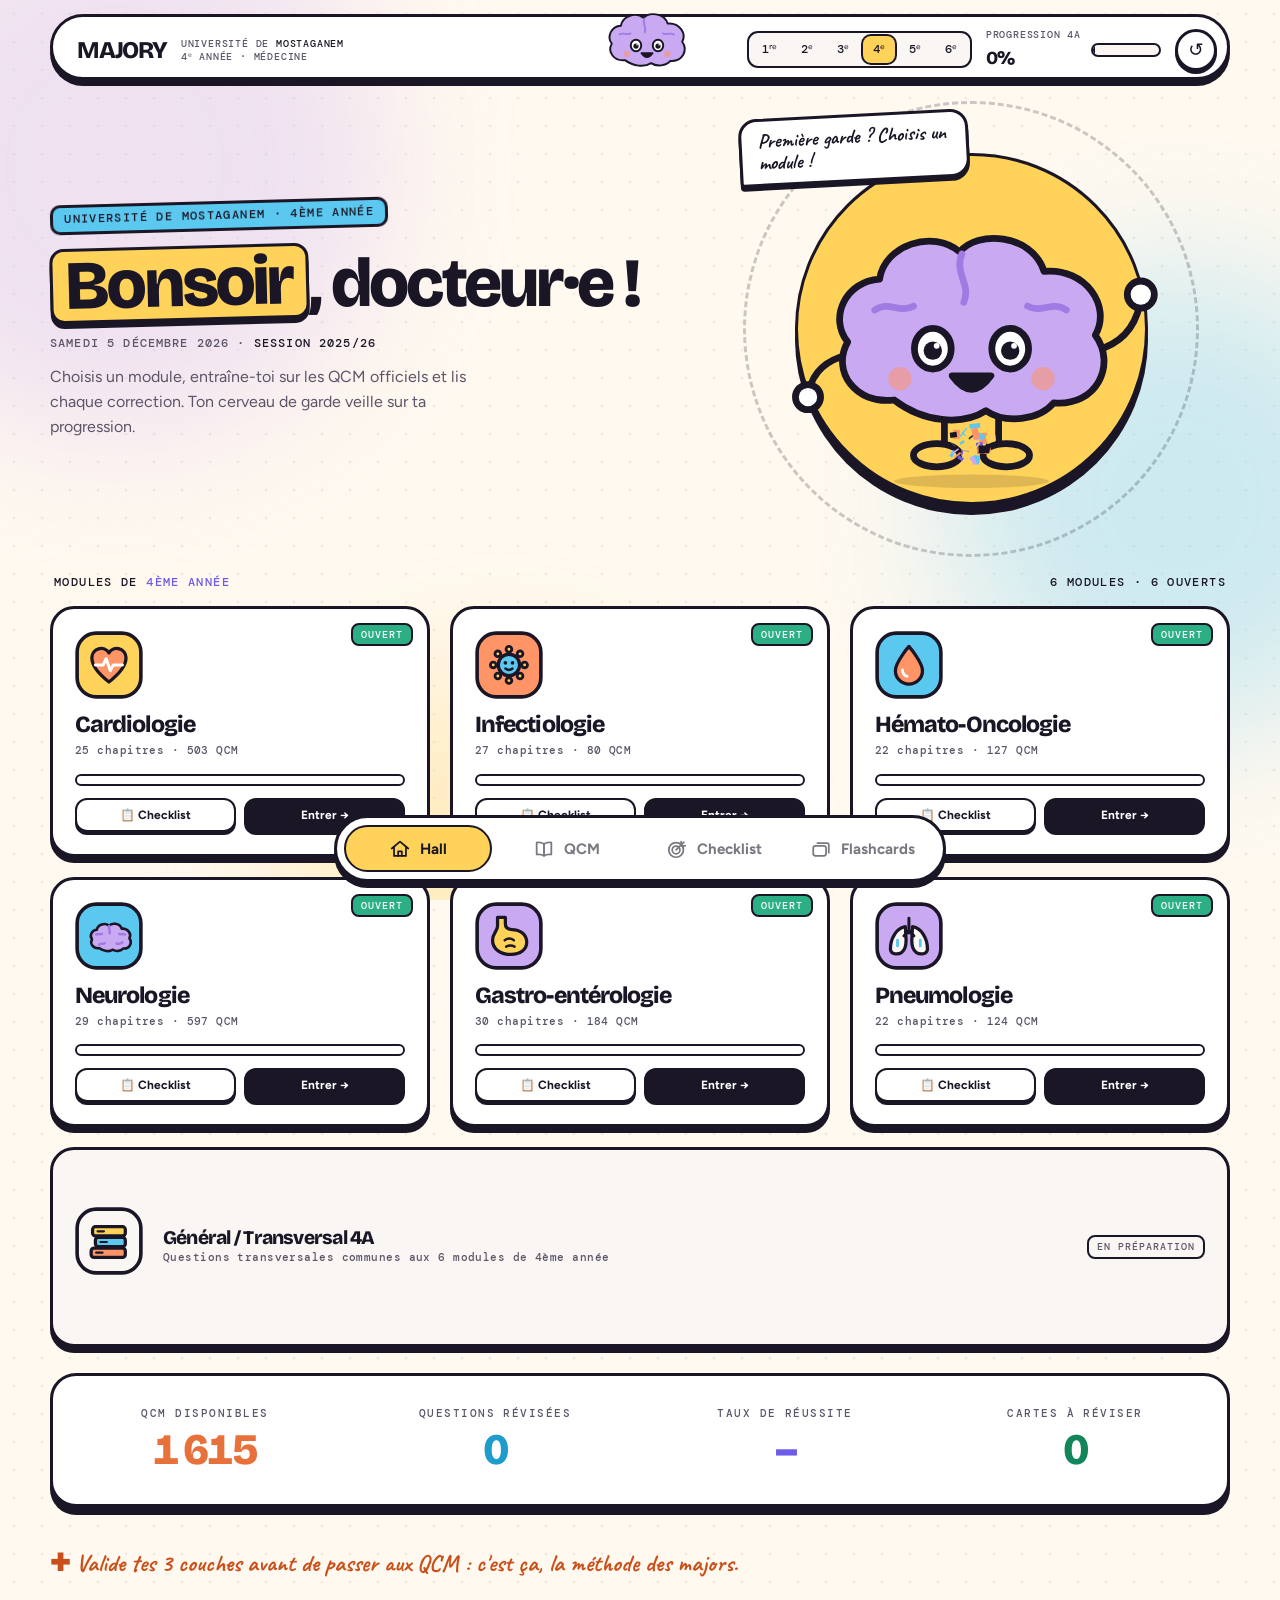
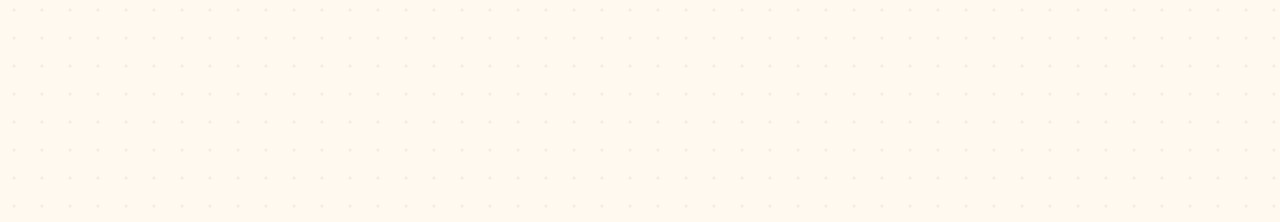
<file: dashboard.html>
<!DOCTYPE html>
<html lang="fr">
<head>
<meta charset="UTF-8">
<meta name="viewport" content="width=device-width, initial-scale=1.0">
<title>MAJORY — Dashboard QCM</title>
<meta name="description" content="Dashboard MAJORY : choisis une spécialité et révise les QCM de médecine, de la 1ère à la 6ème année, avec correction détaillée.">
<link rel="icon" type="image/svg+xml" href="assets/favicon.svg">
<link rel="preconnect" href="https://fonts.googleapis.com">
<link rel="preconnect" href="https://fonts.gstatic.com" crossorigin>
<link href="https://fonts.googleapis.com/css2?family=Bricolage+Grotesque:opsz,wght@12..96,500..800&family=Figtree:wght@400..700&family=DM+Mono:wght@500&family=Caveat:wght@700&display=swap" rel="stylesheet">
<link rel="stylesheet" href="assets/mascot.css">
<link rel="stylesheet" href="assets/app.css">
</head>
<body>
<svg width="0" height="0" style="position:absolute" aria-hidden="true" focusable="false"><defs>
<symbol id="brain" viewBox="40 30 320 220"><g stroke="#1A1626" stroke-width="7" stroke-linecap="round" stroke-linejoin="round">
<path d="M120 215C80 220 55 185 72 155C52 130 70 92 105 90C110 55 160 38 188 62C205 40 262 42 275 82C318 78 345 118 328 148C350 178 330 222 285 218C270 236 235 240 215 226C190 242 150 238 120 215Z" fill="#C9A9F2"/>
<g fill="none" stroke="#A07BE3" stroke-width="7"><path d="M190 64C182 84 200 96 192 114"/><path d="M100 122C115 112 125 126 140 118"/><path d="M298 122C284 112 272 126 258 118"/></g>
<circle cx="126" cy="193" r="12" fill="#FF9466" opacity=".55" stroke="none"/><circle cx="274" cy="193" r="12" fill="#FF9466" opacity=".55" stroke="none"/>
<ellipse cx="160" cy="162" rx="19" ry="21" fill="#fff"/><circle cx="163" cy="165" r="9.5" fill="#1A1626" stroke="none"/>
<ellipse cx="240" cy="162" rx="19" ry="21" fill="#fff"/><circle cx="243" cy="165" r="9.5" fill="#1A1626" stroke="none"/>
<path d="M180 190Q200 218 220 190Z" fill="#1A1626"/></g></symbol>
<symbol id="brain-sad" viewBox="40 30 320 220"><g stroke="#1A1626" stroke-width="7" stroke-linecap="round" stroke-linejoin="round">
<path d="M120 215C80 220 55 185 72 155C52 130 70 92 105 90C110 55 160 38 188 62C205 40 262 42 275 82C318 78 345 118 328 148C350 178 330 222 285 218C270 236 235 240 215 226C190 242 150 238 120 215Z" fill="#C9A9F2"/>
<g fill="none" stroke="#A07BE3" stroke-width="7"><path d="M190 64C182 84 200 96 192 114"/><path d="M100 122C115 112 125 126 140 118"/><path d="M298 122C284 112 272 126 258 118"/></g>
<path d="M138 140L178 128M262 140L222 128" fill="none"/>
<ellipse cx="160" cy="165" rx="19" ry="21" fill="#fff"/><circle cx="160" cy="173" r="9.5" fill="#1A1626" stroke="none"/>
<ellipse cx="240" cy="165" rx="19" ry="21" fill="#fff"/><circle cx="240" cy="173" r="9.5" fill="#1A1626" stroke="none"/>
<path d="M178 212Q200 188 222 212" fill="none"/>
<path d="M300 150q10 14 0 24q-10-10 0-24z" fill="#5BC8F0" stroke-width="5"/></g></symbol>
<symbol id="brain-wow" viewBox="40 30 320 220"><g stroke="#1A1626" stroke-width="7" stroke-linecap="round" stroke-linejoin="round">
<path d="M120 215C80 220 55 185 72 155C52 130 70 92 105 90C110 55 160 38 188 62C205 40 262 42 275 82C318 78 345 118 328 148C350 178 330 222 285 218C270 236 235 240 215 226C190 242 150 238 120 215Z" fill="#C9A9F2"/>
<g fill="none" stroke="#A07BE3" stroke-width="7"><path d="M190 64C182 84 200 96 192 114"/><path d="M100 122C115 112 125 126 140 118"/><path d="M298 122C284 112 272 126 258 118"/></g>
<circle cx="126" cy="196" r="12" fill="#FF9466" opacity=".55" stroke="none"/><circle cx="274" cy="196" r="12" fill="#FF9466" opacity=".55" stroke="none"/>
<path d="M140 124Q160 108 180 122M220 122Q240 108 260 124" fill="none"/>
<ellipse cx="160" cy="160" rx="22" ry="25" fill="#fff"/><circle cx="160" cy="160" r="9" fill="#1A1626" stroke="none"/><circle cx="164" cy="155" r="3" fill="#fff" stroke="none"/>
<ellipse cx="240" cy="160" rx="22" ry="25" fill="#fff"/><circle cx="240" cy="160" r="9" fill="#1A1626" stroke="none"/><circle cx="244" cy="155" r="3" fill="#fff" stroke="none"/>
<path d="M200 188c-14 0-18 28 0 28s14-28 0-28z" fill="#1A1626"/></g></symbol>
</defs></svg>

<div class="halo" aria-hidden="true"><i class="h1"></i><i class="h2"></i><i class="h3"></i></div>
<div class="app">
<!-- ================= BARRE PILULE ================= -->
<header class="pill-header" id="hdr">
  <div class="pill-bar">
    <div class="pill-left">
      <a class="brand" href="#" onclick="go('dashboard');return false" aria-label="MAJORY, accueil">MAJORY</a>
      <div class="fac">UNIVERSITÉ DE <b>MOSTAGANEM</b><br><span id="sideYearLabel">4ᵉ ANNÉE · MÉDECINE</span></div>
    </div>
    <a class="pill-mascot-center" href="#" aria-label="Mascotte MAJORY"><span data-mascot data-head></span></a>
    <div class="pill-right">
      <div class="year-toggle-wrap">
        <div class="year-toggle-btns">
          <button type="button" class="year-btn" id="btnYear1" onclick="switchAcademicYear('1ere')" title="1ʳᵉ année">1ʳᵉ</button>
          <button type="button" class="year-btn" id="btnYear2" onclick="switchAcademicYear('2eme')" title="2ᵉ année">2ᵉ</button>
          <button type="button" class="year-btn" id="btnYear3" onclick="switchAcademicYear('3eme')" title="3ᵉ année">3ᵉ</button>
          <button type="button" class="year-btn on" id="btnYear4" onclick="switchAcademicYear('4eme')" title="4ᵉ année">4ᵉ</button>
          <button type="button" class="year-btn" id="btnYear5" onclick="switchAcademicYear('5eme')" title="5ᵉ année">5ᵉ</button>
          <button type="button" class="year-btn" id="btnYear6" onclick="switchAcademicYear('6eme')" title="6ᵉ année">6ᵉ</button>
        </div>
      </div>
      <div class="side-prog-wrap">
        <div class="side-prog"><span id="sideProgLabel">PROGRESSION 4A</span><span id="sidePct">0%</span></div>
        <div class="side-bar"><i id="sideBar"></i></div>
      </div>
      <button class="reset-btn" id="resetBtn" title="Réinitialiser la progression" aria-label="Réinitialiser la progression">↺</button>
    </div>
  </div>
</header>

<!-- ================= DOCK ================= -->
<nav aria-label="Navigation" data-on="dashboard">
  <i class="ind" id="ind"></i>
  <button class="nav-it on" data-view="dashboard" aria-current="page">
    <svg class="ni" viewBox="0 0 24 24" aria-hidden="true"><path d="M3 11.5 12 4l9 7.5"/><path d="M5.5 10v9.5h13V10"/><path class="door" d="M10 19.5v-5h4v5"/></svg><span>Hall</span>
  </button>
  <button class="nav-it" data-view="annales">
    <svg class="ni" viewBox="0 0 24 24" aria-hidden="true"><path class="bk l" d="M12 6.5C10 5 7 4.6 4 5v13c3-.4 6 .1 8 1.5Z"/><path class="bk r" d="M12 6.5C14 5 17 4.6 20 5v13c-3-.4-6 .1-8 1.5Z"/></svg><span>QCM</span>
  </button>
  <button class="nav-it" data-view="tracker">
    <svg class="ni" viewBox="0 0 24 24" aria-hidden="true"><circle cx="11" cy="13" r="8"/><circle cx="11" cy="13" r="4.2"/><path class="dart" d="M11 13 19.5 4.5M16.5 4v4.5H21"/></svg><span>Checklist</span>
  </button>
  <button class="nav-it" data-view="flash">
    <svg class="ni" viewBox="0 0 24 24" aria-hidden="true"><path class="fc2" d="M8 5.5h11a1.5 1.5 0 0 1 1.5 1.5v9"/><rect class="fc1" x="3.5" y="8.5" width="14" height="11" rx="2.5"/></svg><span>Flashcards</span><span class="bdg" id="navDue">0</span>
  </button>
</nav>
<!-- ================= MAIN ================= -->
<main>
<div class="wrap">

<!-- ===== VIEW: DASHBOARD ===== -->
<section class="view on" id="view-dashboard">
  <div class="hall">
    <div class="hall-main">
      <span class="overline" id="dashYearOverline">Université de Mostaganem · 4ème année</span>
      <h1><span id="hallHi">Bonjour</span>, docteur·e !</h1>
      <p class="date-line" id="dateLine"></p>
      <p class="sub" style="margin-top:12px">Choisis un module, entraîne-toi sur les QCM officiels et lis chaque correction. Ton cerveau de garde veille sur ta progression.</p>
      <div id="hall-resume"></div>
    </div>
    <div class="stage">
      <div class="disc"></div>
      <div class="m-bubble" id="hallSay">Prêt·e pour la garde ?</div>
      <span data-mascot></span>
    </div>
  </div>
  <div id="dash-body"></div>
</section>

<!-- ===== VIEW: ANNALES ===== -->
<section class="view" id="view-annales">
  <div class="view-head">
    <span class="overline">Questions d'examen officielles</span>
    <h1><em>QCM</em></h1>
    <p class="sub">Sélectionne un module pour accéder à la liste de ses chapitres. Filtre par session et type d'épreuve.</p>
  </div>
  <div id="an-body"></div>
</section>

<!-- ===== VIEW: TRACKER / CHECKLIST ===== -->
<section class="view" id="view-tracker">
  <div class="view-head">
    <span class="overline" id="trYearOverline">Université de Mostaganem · Méthode des 3 couches</span>
    <h1>Checklist <em>des Cours</em></h1>
    <p class="sub">Suis méthodiquement ta progression par cours : valide la <b>1ère couche</b> (compréhension globale), la <b>2ème couche</b> (mémorisation active des détails) et la <b>3ème couche</b> (consolidation rapide), puis teste tes connaissances avec le bouton <b>Commencer</b>.</p>
  </div>
  <div id="tr-body"></div>
</section>

<!-- ===== VIEW: FLASHCARDS ===== -->
<section class="view" id="view-flash">
  <div class="view-head">
    <span class="overline">Mémorisation médicale active · Répétition espacée</span>
    <h1>Flashcards <em>Anki</em></h1>
    <p class="sub">Crée tes paquets de révision par module et mémorise tes cours durablement grâce à l'algorithme de répétition espacée (SM-2). Évalue la difficulté de chaque carte pour programmer son rappel idéal.</p>
  </div>
  <div id="fl-body"></div>
</section>

</div>
</main>
</div>

<!-- ===== STUDY SESSION OVERLAY ===== -->
<div id="study">
  <div class="s-top">
    <button class="btn btn-sm" id="studyQuit">← Quitter la session</button>
    <span class="chip" id="studyDeck" style="background:var(--dk2);border-color:var(--dk-line);color:var(--dk-text)"></span>
    <span class="s-count" id="studyCount"></span>
  </div>
  <div id="studyArea" style="width:100%;max-width:760px;flex:1;display:flex;flex-direction:column"></div>
</div>

<!-- ===== MODALS ===== -->
<div class="overlay" id="ov-prep">
  <div class="modal">
    <button class="x" data-close>✕</button>
    <div class="prep-ico" id="prepIco">❤️</div>
    <h3 id="prepTitle">Module en préparation</h3>
    <p class="msub" id="prepSub" style="margin-bottom:8px">Les annales officielles de ce module sont en cours de <b>numérisation, vérification et indexation pédagogique</b>. Ce module sera disponible très prochainement pour les étudiants de la faculté.</p>
    <p class="hand" style="font-size:1.3rem">on y travaille, promis ✚</p>
    <div class="m-actions"><button class="btn btn-solid" data-close>Fermer</button></div>
  </div>
</div>

<div class="overlay" id="ov-deck">
  <div class="modal">
    <button class="x" data-close>✕</button>
    <h3>Créer un nouveau paquet</h3>
    <p class="msub">Flashcards Anki — organise tes cartes par module.</p>
    <form id="deckForm">
      <div class="field"><label>Nom du paquet *</label><input required id="dkName" placeholder="ex. Valvulopathies — critères"></div>
      <div class="field"><label>Module associé</label>
        <select id="dkModule">
          <optgroup label="4ème Année (Mostaganem)">
            <option value="Cardiologie">❤️ Cardiologie</option>
            <option value="Infectiologie">🦠 Infectiologie</option>
            <option value="Hémato-Oncologie">🩸 Hémato-Oncologie</option>
            <option value="Neurologie">🧠 Neurologie</option>
            <option value="Gastro-entérologie">🩺 Gastro-entérologie</option>
            <option value="Pneumologie">🫁 Pneumologie</option>
          </optgroup>
          <optgroup label="5ème Année (Mostaganem)">
            <option value="Endocrinologie">🩺 Endocrinologie</option>
            <option value="Uro-néphrologie">🫘 Uro-néphrologie</option>
            <option value="Psychiatrie">🧠 Psychiatrie</option>
            <option value="Gynécologie">🤰 Gynécologie</option>
            <option value="Pédiatrie">👶 Pédiatrie</option>
            <option value="OTR">🦴 OTR</option>
          </optgroup>
          <option value="Général">📚 Général / Transversal</option>
        </select>
      </div>
      <div class="field"><label>Description (optionnelle)</label><input id="dkDesc" placeholder="À quoi sert ce paquet ?"></div>
      <div class="field"><label>⚡ Rythme de révision &amp; délais</label>
        <div class="fgrid4">
          <div><input type="number" min="1" value="20" id="dkDay"><p class="form-note">Cartes / jour</p></div>
          <div><input value="10" disabled><p class="form-note">À revoir (min)</p></div>
          <div><input type="number" min="1" value="1" id="dkHard"><p class="form-note">Difficile (j)</p></div>
          <div><input type="number" min="1" value="3" id="dkGood"><p class="form-note">Bon (j)</p></div>
        </div>
        <div style="margin-top:10px"><input type="number" min="1" value="7" id="dkEasy" style="width:74px"><p class="form-note">Facile (jours)</p></div>
      </div>
      <div class="m-actions"><button type="button" class="btn" data-close>Annuler</button><button type="submit" class="btn btn-solid">Créer le paquet ✚</button></div>
    </form>
  </div>
</div>

<div class="overlay" id="ov-card">
  <div class="modal">
    <button class="x" data-close>✕</button>
    <h3 id="cardTitle">Ajouter une carte</h3>
    <p class="msub" id="cardSub">Flashcard — mémorisation active.</p>
    <div class="warn hidden" id="cardWarn">⚠️ Tu n'as pas encore créé de paquet. Clique sur « ✚ Créer un nouveau paquet » ci-dessous pour commencer !</div>
    <form id="cardForm">
      <div class="field"><label>Paquet de destination *</label>
        <select id="cdDeck"></select>
        <button type="button" class="btn btn-sm btn-ghost" style="margin-top:8px" onclick="closeOv('ov-card');openOv('ov-deck')">✚ Créer un nouveau paquet</button>
      </div>
      <div class="field"><label>Recto (Question / Définition / Cas) *</label><textarea required id="cdFront"></textarea></div>
      <div class="field"><label>Verso (Réponse complète / Explication) *</label><textarea required id="cdBack"></textarea></div>
      <div class="field"><label>Indice (optionnel)</label><input id="cdHint" placeholder="Un mot-clé pour t'aider…"></div>
      <div class="m-actions"><button type="button" class="btn" data-close>Annuler</button><button type="submit" class="btn btn-solid" id="cdSubmit">Enregistrer la carte</button></div>
    </form>
  </div>
</div>

<div class="overlay" id="ov-settings">
  <div class="modal">
    <button class="x" data-close>✕</button>
    <h3>⚙️ Paramètres de révision &amp; délais</h3>
    <p class="msub">Définis ton objectif quotidien de cartes et les délais personnalisés de révision pour ce paquet.</p>
    <div class="settings-row"><span class="dot" style="background:var(--ink)"></span><span class="txt">📊 Cartes / jour<small>Limite max à étudier chaque jour (0 = illimité)</small></span><input type="number" min="0" id="stDay"></div>
    <div class="settings-row"><span class="dot" style="background:var(--red)"></span><span class="txt">🔴 À revoir<small>Reste fixé sur 10 min (rappel immédiat)</small></span><input value="10 min" disabled></div>
    <div class="settings-row"><span class="dot" style="background:var(--orange)"></span><span class="txt">🟠 Difficile<small>Délai avant rappel si difficile</small></span><input type="number" min="1" id="stHard"> </div>
    <div class="settings-row"><span class="dot" style="background:var(--green)"></span><span class="txt">🟢 Bon<small>Délai avant rappel si bonne réponse</small></span><input type="number" min="1" id="stGood"></div>
    <div class="settings-row"><span class="dot" style="background:var(--blue)"></span><span class="txt">🔵 Facile<small>Délai avant rappel si facile</small></span><input type="number" min="1" id="stEasy"></div>
    <div class="m-actions"><button class="btn" data-close>Annuler</button><button class="btn btn-solid" id="stSave">💾 Enregistrer les réglages</button></div>
  </div>
</div>

<div class="overlay" id="ov-scoring">
  <div class="modal" style="max-width:680px">
    <button class="x" data-close>✕</button>
    <div style="display:flex;gap:8px;align-items:center;margin-bottom:8px">
      <span class="chip g" id="scmModBadge">🩺 ENDOCRINOLOGIE</span>
      <span class="chip" id="scmCountBadge">QCM D'ANNALES</span>
    </div>
    <h3 id="scmChTitle" style="font-size:1.55rem;margin:6px 0 4px">Nom du Chapitre</h3>
    <p class="msub" style="margin-bottom:20px">Choisis la méthode de correction et de notation pour cette session de révision :</p>
    
    <div style="display:grid;grid-template-columns:1fr 1fr;gap:16px;margin-bottom:20px">
      <!-- Option 1: Notation Partielle -->
      <div class="card lift" id="cardScPartiel" style="cursor:pointer;border:2px solid var(--blue);background:#F3F6FD;padding:18px;display:flex;flex-direction:column;justify-content:space-between" onclick="setChapterScoringMode('partiel')">
        <div>
          <div style="display:flex;align-items:center;gap:8px;margin-bottom:8px">
            <span style="font-size:1.5rem">🎯</span>
            <b style="font-size:1.1rem;color:var(--blue)">Notation Partielle</b>
          </div>
          <p style="font-size:.86rem;line-height:1.5;color:var(--ink);margin-bottom:10px">
            Points proportionnels aux bonnes réponses cochées : si les réponses justes sont <b>ABC</b> et que tu réponds <b>AB</b>, tu gagnes <b>2/3 de la note</b> (+0.67 pt).
          </p>
          <div style="background:#FFF1EF;border:1px solid #E8806E;padding:8px 10px;font-size:.8rem;color:var(--red);line-height:1.4;margin-bottom:14px">
            ⚠️ <b>Règle éliminatoire :</b> Si tu coches <b>au moins une réponse fausse</b> (ex : ACE au lieu de ABC), tu obtiens <b>0 sur la question</b>.
          </div>
        </div>
        <button type="button" class="btn btn-sm btn-solid" style="width:100%;background:var(--blue);border-color:var(--blue);color:#fff" onclick="setChapterScoringMode('partiel')">
          Choisir Notation Partielle →
        </button>
      </div>

      <!-- Option 2: Tout ou Rien -->
      <div class="card lift" id="cardScTor" style="cursor:pointer;border:2px solid var(--ink);padding:18px;display:flex;flex-direction:column;justify-content:space-between" onclick="setChapterScoringMode('tor')">
        <div>
          <div style="display:flex;align-items:center;gap:8px;margin-bottom:8px">
            <span style="font-size:1.5rem">⚡</span>
            <b style="font-size:1.1rem">Tout ou Rien</b>
          </div>
          <p style="font-size:.86rem;line-height:1.5;color:var(--ink);margin-bottom:10px">
            Tu dois cocher <b>strictement toutes les réponses justes</b> et aucune fausse (ex : cocher exactement <b>ABC</b>) pour valider la question (+1 pt).
          </p>
          <div style="background:var(--paper);border:1px solid var(--line);padding:8px 10px;font-size:.8rem;color:var(--ink-soft);line-height:1.4;margin-bottom:14px">
            ⚡ <b>Exigence concours :</b> Tout oubli ou toute erreur donne <b>0 point</b>. Barème strict classique des épreuves médicales.
          </div>
        </div>
        <button type="button" class="btn btn-sm btn-solid" style="width:100%" onclick="setChapterScoringMode('tor')">
          Choisir Tout ou Rien →
        </button>
      </div>
    </div>

    <div style="display:flex;justify-content:space-between;align-items:center;padding-top:12px;border-top:1px solid var(--line);font-size:.82rem;color:var(--ink-soft)">
      <span>💡 Tu pourras consulter la 2ème méthode et basculer à tout moment dans le chapitre.</span>
      <button type="button" class="btn btn-sm btn-ghost" data-close>Fermer</button>
    </div>
  </div>
</div>

<div class="overlay" id="ov-faculty-select">
  <div class="modal" role="dialog" aria-modal="true" aria-labelledby="fmTitle">
    <button class="x" data-close aria-label="Fermer">×</button>
    <p class="fm-meta"><span id="facModBadge">Module</span><span class="fm-dot"></span><span id="facTotalBadge">QCM</span></p>
    <h3 class="fm-title" id="fmTitle">Facultés</h3>
    <p class="fm-sub">Choisis les facultés dont tu veux réviser les QCM.</p>

    <div class="fm-list" id="facOptionsList">
      <!-- Options injectées par openFacultyModal() -->
    </div>

    <div class="fm-foot">
      <div class="fm-links">
        <button type="button" class="fm-link" onclick="selectAllFaculties(true)">Tout cocher</button>
      </div>
      <span class="fm-sum" id="facSelectedSummary">3 facultés sélectionnées</span>
    </div>

    <div class="fm-actions">
      <button class="fm-btn" data-close>Annuler</button>
      <button class="fm-btn p" onclick="applyFacultySelection()">Valider et s'entraîner</button>
    </div>
  </div>
</div>

<div id="toasts"></div>

<!-- ================= OFFICIAL FACULTY DATA & JUSTIFICATIONS ================= -->
<script src="data/qcm-endocrinologie.js"></script>
<script src="data/qcm-gastro.js"></script>
<script src="data/qcm-infectieux.js"></script>
<script src="data/qcm-pneumo.js"></script>
<script src="data/qcm-hemato.js"></script>
<script src="data/qcm-neuro.js"></script>
<script src="data/qcm-cardio.js"></script>
<script src="data/qcm-gyneco.js"></script>
<script src="data/qcm-psy.js"></script>
<script src="data/qcm-pediatrie.js"></script>
<script src="data/qcm-uro.js"></script>
<script src="data/database.js"></script>
<script src="data/justifications-part1.js"></script>
<script src="data/justifications-part2.js"></script>
<script src="data/justifications-part3.js"></script>
<script src="data/justifications-part4.js"></script>
<script src="data/justifications-part5.js"></script>
<script src="data/justifications-gastro.js"></script>
<script src="data/justifications-infectieux.js"></script>
<script src="data/justifications-pneumo.js"></script>
<script src="data/justifications-hemato.js"></script>
<script src="data/justifications-neuro.js"></script>
<script src="data/justifications-cardio.js"></script>
<script src="data/justifications-gyneco.js"></script>
<script src="data/justifications-psy.js"></script>
<script src="data/justifications-pediatrie.js"></script>
<script src="data/justifications-uro.js"></script>
<script src="data/qcm-systemique.js"></script>
<script src="data/justifications-systemique.js"></script>
<script src="data/qcm-medlegale.js"></script>
<script src="data/justifications-medlegale.js"></script>
<script src="data/qcm-medtravail.js"></script>
<script src="data/justifications-medtravail.js"></script>
<script src="data/qcm-geriatrie.js"></script>
<script src="data/justifications-geriatrie.js"></script>
<script src="data/qcm-otr.js"></script>
<script src="data/justifications-otr.js"></script>
<script src="data/qcm-dermato.js"></script>
<script src="data/justifications-dermato.js"></script>
<script src="data/qcm-umc.js"></script>
<script src="data/justifications-umc.js"></script>
<script src="data/qcm-ophtalmo.js"></script>
<script src="data/justifications-ophtalmo.js"></script>
<script src="data/qcm-orl.js"></script>
<script src="data/justifications-orl.js"></script>
<script src="data/qcm-ssh.js"></script>
<script src="data/justifications-ssh.js"></script>
<script src="data/qcm-anatomie.js"></script>
<script src="data/qcm-anatomie-s2.js"></script>
<script src="data/justifications-anatomie.js"></script>
<script src="data/justifications-anatomie-s2.js"></script>
<script src="data/qcm-biochimie.js"></script>
<script src="data/justifications-biochimie.js"></script>
<script src="data/qcm-biophysique.js"></script>
<script src="data/justifications-biophysique.js"></script>
<script src="data/qcm-chimie.js"></script>
<script src="data/justifications-chimie.js"></script>
<script src="data/qcm-biostat.js"></script>
<script src="data/justifications-biostat.js"></script>
<script src="data/qcm-cytologie.js"></script>
<script src="data/justifications-cytologie.js"></script>
<script src="data/qcm-physiologie.js"></script>
<script src="data/justifications-physiologie.js"></script>
<script src="data/qcm-histologie.js"></script>
<script src="data/justifications-histologie.js"></script>
<script src="data/qcm-embryologie.js"></script>
<script src="data/justifications-embryologie.js"></script>

<script src="assets/icons.js"></script>
<script>
/* ================= DATA & INITIALIZATION ================= */
const RM = matchMedia('(prefers-reduced-motion: reduce)').matches;

const EXT_FACS = { constantine: 'Constantine', tlemcen: 'Tlemcen', sba: 'Sidi Bel Abbès' };
const ALL_FACS = ['mosta', 'alger', 'oran', 'constantine', 'tlemcen', 'sba'];
function facKey(q){
  if (q.isAlger) return 'alger';
  if (q.isOran) return 'oran';
  const f = String(q.faculty || '');
  return /constantine/i.test(f) ? 'constantine' : /tlemcen/i.test(f) ? 'tlemcen' : /sidi/i.test(f) ? 'sba' : 'mosta';
}
const ACADEMIC_YEARS = {
  '1ere': {
    id: '1ere',
    title: '1ère Année',
    code: '1A',
    facBadge: '1ʳᵉ ANNÉE · MÉDECINE',
    subTitle: 'Université de Mostaganem · 1ère année',
    desc: 'Programme officiel du 1er cycle · 10 modules fondamentaux',
    modules: [
      { id:'anatomie', ico:'💀', name:'Anatomie', active:true, chaps:46, qcm:336, desc:'Programme officiel · 42 cours + 4 TP · 336 QCMs (S1 + S2, EMD 2020-2025 + TP)' },
      { id:'cytologie', ico:'🔬', name:'Cytologie', active:true, chaps:12, qcm:213, desc:'Biologie cellulaire & cytologie · 12 cours officiels · 213 QCMs (EMD & S2 2019-2026)' },
      { id:'biochimie', ico:'🧬', name:'Biochimie', active:true, chaps:20, qcm:390, desc:'Biochimie structurale & métabolique · 20 cours officiels · 390 QCMs (S1 + S2, 2019-2026)' },
      { id:'biophysique', ico:'⚛️', name:'Biophysique', active:true, chaps:20, qcm:247, desc:'Biophysique médicale & rayonnements · 16 cours officiels + 4 thèmes · 247 QCMs (S1 + S2, EMD 2018-2026)' },
      { id:'biostat', ico:'📊', name:'Biostat', active:true, chaps:19, qcm:93, desc:'Biostatistiques & probabilités · 19 cours officiels · 93 QCMs (EMD 2019-2026)' },
      { id:'chimie', ico:'🧪', name:'Chimie', active:true, chaps:10, qcm:105, desc:'Chimie générale & organique · 8 cours officiels + 2 thèmes · 105 QCMs (S1 + S2, EMD 2020-2026)' },
      { id:'embryologie', ico:'🐣', name:'Embryologie', active:true, chaps:16, qcm:60, desc:'Embryologie générale & organogenèse · 16 cours officiels · 60 QCMs (EMD 2025-2026 Mostaganem)' },
      { id:'physiologie', ico:'⚡', name:'Physiologie', active:true, chaps:14, qcm:190, desc:'Physiologie générale & métabolique · 14 cours officiels · 190 QCMs (EMD 2019-2026 + Annales)' },
      { id:'histologie', ico:'🧫', name:'Histologie', active:true, chaps:11, qcm:214, desc:'Histologie générale & étude des tissus · 11 cours officiels · 214 QCMs (EMD 2019-2026 + Annales)' },
      { id:'ssh', ico:'🤝', name:'SSH', active:true, chaps:24, qcm:139, desc:'Santé, Société et Humanité · 24 cours officiels (Programme annuel)' },
      { id:'gen1', ico:'📚', name:'Général / Transversal 1A', desc:'Questions transversales communes aux 10 modules de 1ère année', transversal:true }
    ]
  },
  '4eme': {
    id: '4eme',
    title: '4ème Année',
    code: '4A',
    facBadge: '4ᵉ ANNÉE · MÉDECINE',
    subTitle: 'Université de Mostaganem · 4ème année',
    desc: 'Programme officiel du 2ème cycle · 6 modules cliniques',
    modules: [
      { id:'cardio', ico:'❤️', name:'Cardiologie', active:true, chaps:25, qcm:503, desc:'Pathologies cardiovasculaires, valvulopathies, coronaropathies, HTA · 25 cours officiels' },
      { id:'infectieux', ico:'🦠', name:'Infectiologie', active:true, chaps:27, qcm:80, desc:'Maladies infectieuses et transmissibles, antibiothérapie · 27 cours officiels' },
      { id:'hemato', ico:'🩸', name:'Hémato-Oncologie', active:true, chaps:22, qcm:127, desc:'Hémopathies bénignes et malignes, anémies, hémostase, oncologie générale · 22 cours officiels' },
      { id:'neuro', ico:'🧠', name:'Neurologie', active:true, chaps:29, qcm:597, desc:'Annales officielles EMD Mostaganem & Alger (2022-2026)' },
      { id:'gastro', ico:'🩺', name:'Gastro-entérologie', active:true, chaps:30, qcm:184, desc:'Évaluation en Hépatologie, Gastro-entérologie et Chirurgie Viscérale · 30 cours officiels' },
      { id:'pneumo', ico:'🫁', name:'Pneumologie', active:true, chaps:22, qcm:124, desc:'Pathologies respiratoires, infections, BPCO, asthme, cancer · 22 cours officiels' },
      { id:'gen4', ico:'📚', name:'Général / Transversal 4A', desc:'Questions transversales communes aux 6 modules de 4ème année', transversal:true }
    ]
  },
  '5eme': {
    id: '5eme',
    title: '5ème Année',
    code: '5A',
    facBadge: '5ᵉ ANNÉE · MÉDECINE',
    subTitle: 'Université de Mostaganem · 5ème année',
    desc: 'Programme officiel du 2ème cycle · 7 modules cliniques',
    modules: [
      { id:'endo', ico:'🩺', name:'Endocrinologie', active:true, chaps:25, qcm:369, desc:'Annales complètes EMD, contrôles et rattrapages' },
      { id:'uro', ico:'🫘', name:'Uro-néphrologie', active:true, chaps:34, qcm:920, desc:'Urologie et néphrologie · 22 cours & 12 TD officiels' },
      { id:'psy', ico:'🧠', name:'Psychiatrie', active:true, chaps:23, qcm:197, desc:'Psychiatrie et santé mentale · 23 cours & TD · 197 QCM d\'annales certifiées (Mostaganem & Oran)' },
      { id:'gyn', ico:'🤰', name:'Gynécologie', active:true, chaps:37, qcm:466, desc:'Gynécologie et obstétrique · 37 cours officiels · 466 QCM d\'annales' },
      { id:'ped', ico:'👶', name:'Pédiatrie', active:true, chaps:57, qcm:190, desc:'Pédiatrie et néonatalogie · 49 cours & 8 TD officiels' },
      { id:'otr', ico:'🦴', name:'OTR (Orthopédie-Traumatologie & Rhumatologie)', active:true, chaps:43, qcm:1394, desc:'OTR · 43 cours · 1394 QCM d\'annales (Oran & Mostaganem)' },
      { id:'gen5', ico:'📚', name:'Général / Transversal 5A', desc:'Questions transversales communes aux modules de 5ème année', transversal:true }
    ]
  },
  '6eme': {
    id: '6eme',
    title: '6ème Année',
    code: '6A',
    facBadge: '6ᵉ ANNÉE · MÉDECINE',
    subTitle: 'Université de Mostaganem · 6ème année',
    desc: 'Programme officiel du 2ème cycle · 9 modules cliniques',
    modules: [
      { id:'umc', ico:'🚑', name:'UMC (Urgences Médico-Chirurgicales)', active:true, chaps:36, qcm:258, desc:'Urgences médico-chirurgicales · 36 cours · 258 QCM (Mostaganem 2021-2025 & Oran 2023)' },
      { id:'ophtalmo', ico:'👁️', name:'Ophtalmologie', active:true, chaps:14, qcm:153, desc:'Ophtalmologie · 14 cours · 153 QCM (EMD 2019-2025, Mostaganem)' },
      { id:'orl', ico:'👂', name:'ORL', active:true, chaps:12, qcm:56, desc:'Oto-rhino-laryngologie · 12 cours · 56 QCM (EMD 2022-2025, Mostaganem)' },
      { id:'dermato', ico:'🧴', name:'Dermatologie', active:true, chaps:17, qcm:311, desc:'Dermatologie · 17 cours · 311 QCM (EMD 2020-2025, Mostaganem)' },
      { id:'systemique', ico:'🧬', name:'Maladies systémiques', active:true, chaps:20, qcm:124, desc:'Maladies systémiques · 20 cours · 124 QCM (2024-2025, Mostaganem)' },
      { id:'medlegale', ico:'⚖️', name:'Médecine légale & Droit médical', active:true, chaps:21, qcm:309, desc:'Médecine légale et droit médical · 21 cours · 309 QCM (Mostaganem 2014-2025 & Oran 2013-2020)' },
      { id:'medtravail', ico:'🏭', name:'Médecine du travail', active:true, chaps:13, qcm:193, desc:'Médecine du travail · 13 cours · 193 QCM (EMD 2019-2025, Mostaganem)' },
      { id:'geriatrie', ico:'👴', name:'Gériatrie', active:true, chaps:12, qcm:313, desc:'Gériatrie · 12 cours · 313 QCM (2023-2025, Mostaganem, Alger, Constantine, Tlemcen & Sidi Bel Abbès)' },
      { id:'epidemio', ico:'📈', name:'Épidémiologie', active:true, chaps:0, qcm:0, desc:'Épidémiologie · annales en cours d\'ajout' },
      { id:'gen6', ico:'📚', name:'Général / Transversal 6A', desc:'Questions transversales communes aux modules de 6ème année', transversal:true }
    ]
  }
};

const STORAGE_YEAR_KEY = 'majory_academic_year_v2';
let currentAcademicYear = localStorage.getItem(STORAGE_YEAR_KEY) || '4eme';
// année choisie sur la page d'accueil du site (dashboard.html?year=5eme)
{ const y = new URLSearchParams(location.search).get('year'); if (y && ACADEMIC_YEARS[y]) { currentAcademicYear = y; try { localStorage.setItem(STORAGE_YEAR_KEY, y); } catch (e) {} } }

function getActiveModules(){
  return ACADEMIC_YEARS[currentAcademicYear] ? ACADEMIC_YEARS[currentAcademicYear].modules : ACADEMIC_YEARS['4eme'].modules;
}

let MODULES = [...getActiveModules()];

function updateModulesRef(){
  MODULES.length = 0;
  MODULES.push(...getActiveModules());
}

/* ================= MODULE CONFIGURATIONS (4A & 5A) ================= */
const MODULE_CONFIGS = {
  'cardio': {
    id: 'cardio',
    year: '4eme',
    title: 'Cardiologie',
    ico: '❤️',
    fullName: 'Cardiologie & Pathologies Vasculaires',
    subText: 'FACULTÉ DE MÉDECINE DE MOSTAGANEM & ALGER · 4ÈME ANNÉE · 25 COURS OFFICIELS · 503 QCM D\'ANNALES CERTIFIÉES',
    chapters: [
      "Ecg normal",
      "Rhumatisme articulaire aigue",
      "Rétrécissement mitral",
      "Insuffisance mitrale",
      "Rétrécissement aortique",
      "Insuffisance aortique",
      "Surveillance d'un opéré du cœur",
      "Syndrome coronarien chronique",
      "Endocardite",
      "Insuffisance cardiaque",
      "Hypertension artérielle",
      "Myocardiopathies",
      "Syndrome coronarien aigue",
      "Thrombose veineuse profonde",
      "Embolie pulmonaire",
      "Pathologie de l'aorte",
      "Troubles de l'excitabilité",
      "Troubles de la conduction",
      "Péricardites aigues et chroniques",
      "Cœur pulmonaire chronique",
      "Ischémie aigue",
      "Artériopathies des membres inférieurs",
      "Hypertension pulmonaire",
      "Pathologie cardiovasculaires gravides",
      "Cardiopathies congénitales"
],
    getRawQcms: () => (window.QCM_CARDIO && Array.isArray(window.QCM_CARDIO)) ? window.QCM_CARDIO : [],
    getJustifications: () => (window.JUSTIFICATIONS_CARDIO || {})
  },
  'gastro': {
    id: 'gastro',
    year: '4eme',
    title: 'Gastro-entérologie',
    ico: '🩺',
    fullName: 'Hépatologie, Gastro-entérologie & Chirurgie Viscérale',
    subText: 'FACULTÉ DE MÉDECINE DE MOSTAGANEM · 4ÈME ANNÉE · 30 COURS OFFICIELS · 184 QCM D\'ANNALES',
    chapters: [
      "L'œsophagite caustique",
      "Cancer de l'œsophage",
      "Reflux gastro-œsophagien",
      "Dyspepsie",
      "Maladie ulcéreuse gastroduodénale",
      "Gastrite",
      "Cancer de l'estomac",
      "Cirrhose du foie",
      "HTP (hypertension portale)",
      "Hépatite chronique",
      "Hépatite aiguë",
      "Hépatite toxique",
      "Tumeur du foie",
      "Lithiase biliaire",
      "Tumeur de la vésicule biliaire",
      "Pancréatite chronique",
      "Pancréatite aiguë",
      "Cancer du pancréas",
      "MICI",
      "Cancer colo-rectal",
      "Polypes et polypose recto-colique",
      "Tuberculose digestive",
      "Syndrome de l'intestin irritable",
      "Maladie cœliaque",
      "Hémorroïdes",
      "Hémorragie digestive",
      "Occlusion intestinale",
      "Traumatisme abdominal",
      "Appendicite & péritonite",
      "Hernie de l'aine"
    ],
    getRawQcms: () => (window.QCM_GASTRO && Array.isArray(window.QCM_GASTRO)) ? window.QCM_GASTRO : [],
    getJustifications: () => (window.JUSTIFICATIONS_GASTRO || {})
  },
  'endo': {
    id: 'endo',
    year: '5eme',
    title: 'Endocrinologie',
    ico: '🩺',
    fullName: 'Endocrinologie, Diabétologie et Maladies Métaboliques',
    subText: 'FACULTÉ DE MÉDECINE DE MOSTAGANEM · 5ÈME ANNÉE · 25 CHAPITRES · 369 QCM D\'ANNALES',
    chapters: [
      "Syndrome métabolique",
      "Diabète : diagnostic et classification",
      "Complications aiguës diabète",
      "Prise en charge du diabète",
      "Complications dégénératives diabète",
      "Goitre simple",
      "Hypothyroïdie",
      "Hyperthyroïdie",
      "Hirsutisme",
      "Cancer de la thyroïde",
      "Thyroïdites",
      "Obésité",
      "Nutrition et prévention",
      "Dyscalcémies",
      "Hypertension artérielles endocrines",
      "Adénomes hypophysaires",
      "Dyslipidémies",
      "Insuffisance surrénalienne",
      "Syndrome de Cushing",
      "Insuffisance antéhypophysaire",
      "Diabète insipide",
      "TD : gynécomastie endocrinienne",
      "TD : nodule thyroïdien",
      "TD : aménorrhée endocrinienne",
      "TD : dysthyroïdie chez femme enceinte"
    ],
    getRawQcms: () => (window.QCM_ENDOCRINOLOGIE && Array.isArray(window.QCM_ENDOCRINOLOGIE)) ? window.QCM_ENDOCRINOLOGIE : [],
    getJustifications: () => (window.JUSTIFICATIONS_ENDOCRINOLOGIE || {})
  },
  'infectieux': {
    id: 'infectieux',
    year: '4eme',
    title: 'Infectiologie',
    ico: '🦠',
    fullName: 'Maladies Infectieuses & Transmissibles · Antibiothérapie',
    subText: 'FACULTÉ DE MÉDECINE DE MOSTAGANEM · 4ÈME ANNÉE · 27 COURS OFFICIELS · 80 QCM D\'ANNALES',
    chapters: [
      "Choc septique",
      "Dermohypodermites",
      "Tétanos",
      "Brucellose",
      "Sepsis à staphylocoque",
      "Fièvre boutonneuse méditerranéenne",
      "La leptospirose",
      "Rubéole",
      "Méningite à liquide clair",
      "Le choléra",
      "Fièvre typhoïde",
      "Infection nosocomiale",
      "Toxoplasmose",
      "Infection à streptocoque",
      "VIH",
      "Méningite purulente",
      "La diphtérie",
      "Infection à herpès virus",
      "Paludisme",
      "La rage",
      "Amoebose",
      "TIAC",
      "Sepsis à BGN",
      "Coqueluche",
      "Éruption fébrile",
      "AES",
      "ATB"
    ],
    getRawQcms: () => (window.QCM_INFECTIEUX && Array.isArray(window.QCM_INFECTIEUX)) ? window.QCM_INFECTIEUX : [],
    getJustifications: () => (window.JUSTIFICATIONS_INFECTIEUX || {})
  },
  'pneumo': {
    id: 'pneumo',
    year: '4eme',
    title: 'Pneumologie',
    ico: '🫁',
    fullName: 'Pneumo-phtisiologie & Pathologies Respiratoires',
    subText: 'FACULTÉ DE MÉDECINE DE MOSTAGANEM · 4ÈME ANNÉE · 22 COURS OFFICIELS · 124 QCM D\'ANNALES',
    chapters: [
      "Épidémiologie et microbiologie de la tuberculose",
      "Diagnostic et traitement de la tuberculose",
      "Pneumonie aiguë communautaire",
      "Pleurésie infectieuse aiguë",
      "Pneumothorax",
      "Pneumonie nosocomiale",
      "Infection respiratoire aiguë (Grippe & Covid)",
      "Bronchopneumopathie chronique obstructive (BPCO)",
      "Exacerbation de la BPCO",
      "Abcès pulmonaires et suppurations",
      "Cancer bronchique",
      "Kyste hydatique du poumon",
      "Physiopathologie et diagnostic de l'asthme",
      "Prise en charge et traitement de l'asthme",
      "Hypertension artérielle pulmonaire",
      "Dilatation des bronches",
      "Pneumopathies infiltratives diffuses",
      "Sarcoïdose",
      "Insuffisance respiratoire chronique",
      "Tabac et tabagisme",
      "Tumeurs du médiastin",
      "Syndrome d'apnée obstructive du sommeil"
    ],
    getRawQcms: () => (window.QCM_PNEUMO && Array.isArray(window.QCM_PNEUMO)) ? window.QCM_PNEUMO : [],
    getJustifications: () => (window.JUSTIFICATIONS_PNEUMO || {})
  },
  'hemato': {
    id: 'hemato',
    year: '4eme',
    title: 'Hémato-Oncologie',
    ico: '🩸',
    fullName: 'Hématologie Clinique, Biologique & Oncologie Médicale',
    subText: 'FACULTÉ DE MÉDECINE DE MOSTAGANEM · 4ÈME ANNÉE · 22 COURS OFFICIELS · 127 QCM D\'ANNALES CERTIFIÉES',
    chapters: [
      "Anémies par carence martiale",
      "Anémies par carence en facteurs anti-pernicieux",
      "Hémolyse et Anémies hémolytiques",
      "Cytopénies et aplasie médullaire",
      "Groupes sanguins et transfusions",
      "Leucémies aigues",
      "Leucémie myéloïde chronique (LMC)",
      "Leucémie lymphoïde chronique (LLC)",
      "Dysglobulinémies / Gammapathies monoclonales",
      "Hémostase primaire",
      "Purpura thrombopénique idiopatique",
      "Coagulopathies",
      "Lymphomes hodgkiniens",
      "Lymphomes non hodgkiniens",
      "Thérapies cellulaires",
      "Épidémiologie, cancérogenèse et facteurs de risque",
      "Prévention et dépistage du cancer",
      "Échelles d'évaluation et classification en cancérologie",
      "Principes diagnostiques et bilan pré-thérapeutique",
      "Principes thérapeutiques et parcours de soins en oncologie",
      "Urgences métaboliques en oncologie",
      "Prise en charge de la douleur cancéreuse"
    ],
    getRawQcms: () => (window.QCM_HEMATO && Array.isArray(window.QCM_HEMATO)) ? window.QCM_HEMATO : [],
    getJustifications: () => (window.JUSTIFICATIONS_HEMATO || {})
  },
  'psy': {
    id: 'psy',
    year: '5eme',
    title: 'Psychiatrie',
    ico: '🧠',
    fullName: 'Psychiatrie & Santé Mentale',
    subText: 'FACULTÉ DE MÉDECINE DE MOSTAGANEM & ORAN · 5ÈME ANNÉE · 18 COURS & 5 TD OFFICIELS · 197 QCM D\'ANNALES CERTIFIÉES',
    chapters: [
            "Introduction générale à la santé mentale",
            "Trouble délirant",
            "Schizophrénies",
            "Trouble psychotique bref",
            "Trouble dépressif",
            "Trouble bipolaire",
            "Addictions",
            "PTSD et troubles liés au stress",
            "Les urgences psychiatriques & CAT",
            "Trouble veille/sommeil",
            "Troubles anxieux et TOC",
            "Généralité sur le développement de l'enfant",
            "Déficiences mentales",
            "Psychiatrie légale",
            "Troubles sexuelles",
            "Autisme",
            "Les carences de soins maternels",
            "L'adolescence et ses troubles",
            "TD : CAT devant un état d'agitation",
            "TD : Prescription et surveillance d'un traitement psychotrope",
            "TD : CAT devant une insomnie",
            "TD : CAT devant un trouble confusionnel",
            "TD : Dépistage des TSA"
      ],
    getRawQcms: () => (window.QCM_PSY && Array.isArray(window.QCM_PSY)) ? window.QCM_PSY : [],
    getJustifications: () => (window.JUSTIFICATIONS_PSY || {})
  },
  'gyn': {
    id: 'gyn',
    year: '5eme',
    title: 'Gynécologie',
    ico: '🤰',
    fullName: 'Gynécologie & Obstétrique',
    subText: 'FACULTÉS DE MÉDECINE DE MOSTAGANEM & ORAN · 5ÈME ANNÉE · 37 COURS OFFICIELS · 466 QCM D\'ANNALES CERTIFIÉES',
    chapters: [
            "Le Cycle menstruel",
            "Fécondation",
            "Bassin obstétrical",
            "Diagnostic et surveillance de la grossesse",
            "Mécanisme général de l'accouchement",
            "Les suites de couches",
            "Contractions utérines et ses anomalies",
            "Les présentations fœtales",
            "Grossesse extra-utérine",
            "Avortements et complications",
            "Menace d'accouchement prématuré",
            "Rupture prématurée des membranes",
            "Procidence du cordon",
            "Placenta prævia",
            "Hématome retro placentaire",
            "Délivrance normale et pathologique",
            "Utérus cicatriciel",
            "Rupture utérine",
            "Dépassement de terme",
            "Diabète gestationnel",
            "La macrosomie fœtale",
            "La souffrance fœtale",
            "Anomalies du liquide amniotique",
            "HTA & grossesse",
            "Anémie et grossesse",
            "Cat couple hypofertile",
            "Les aménorrhées",
            "Endométriose",
            "La Contraception",
            "Les hémorragies génitales",
            "Dépistage des cancers gynécologiques",
            "Les Maladies trophoblastiques",
            "Fibrome utérin",
            "Les tumeurs du sein",
            "Cancer de l'endomètre",
            "Le cancer du col utérin",
            "Les tumeurs de l'ovaire"
      ],
    getRawQcms: () => (window.QCM_GYNECO && Array.isArray(window.QCM_GYNECO)) ? window.QCM_GYNECO : [],
    getJustifications: () => (window.JUSTIFICATIONS_GYNECO || {})
  },
  'neuro': {
    id: 'neuro',
    year: '4eme',
    title: 'Neurologie',
    ico: '🧠',
    fullName: 'Neurologie Clinique & Neurochirurgie',
    subText: 'FACULTÉ DE MÉDECINE DE MOSTAGANEM · 4ÈME ANNÉE · 29 COURS OFFICIELS · 597 QCM D\'ANNALES CERTIFIÉES',
    chapters: [
      "Neuropathies périphériques",
      "Syndrome de Guillain-Barré (SGB)",
      "Myasthénie",
      "Hémorragie sous-arachnoïdienne (HSA)",
      "Tumeurs cérébrales",
      "Maladie de Parkinson et syndromes parkinsoniens",
      "Traumatismes crâniens (TC)",
      "Sclérose en plaques (SEP)",
      "Démences",
      "Hydrocéphalies",
      "Ataxies cérébelleuses et héréditaires",
      "Sclérose latérale amyotrophique (SLA)",
      "Accidents vasculaires cérébraux (AVC)",
      "Infections et parasitoses du système nerveux",
      "Hypertension intra-crânienne (HIC)",
      "Dystrophies musculaires progressives (DMP)",
      "Myopathies inflammatoires",
      "Épilepsies",
      "Comas neurologiques",
      "Céphalées secondaires",
      "Névralgie du trijumeau",
      "Encéphalites",
      "Migraine",
      "Compression médullaire",
      "Malformations cranio-cervicales",
      "Craniosténoses",
      "Spina bifida",
      "Syndrome cérébelleux",
      "Syndrome pyramidal"
    ],
    getRawQcms: () => (window.QCM_NEURO && Array.isArray(window.QCM_NEURO)) ? window.QCM_NEURO : [],
    getJustifications: () => (window.JUSTIFICATIONS_NEURO || {})
  },
  'ped': {
    id: 'ped',
    year: '5eme',
    title: 'Pédiatrie',
    ico: '👶',
    fullName: 'Pédiatrie & Néonatalogie',
    subText: 'FACULTÉ DE MÉDECINE DE MOSTAGANEM · 5ÈME ANNÉE · 49 COURS & 8 TD OFFICIELS · 190 QCM DISPONIBLES',
    chapters: [
      
      "Détresse respiratoire néonatale",
      "Ictère néonatal à bilirubine libre",
      "Cyanose néonatale",
      "Infections néonatales",
      "Mauvaise adaptation du nouveau-né à la vie extra-utérine",
      "Prématurité et retard de croissance intra-utérin (RCIU)",
      "Développement psychomoteur",
      "Dépistage et prévention en ORL, orthopédie et santé mentale",
      "Vaccination",
      "Alimentation et besoins nutritionnels du nourrisson",
      "Rachitisme carentiel",
      "Tuberculose de l'enfant",
      "Dépistage de la tuberculose",
      "Infections respiratoires aiguës (IRA)",
      "Asthme de l'enfant",
      "Dyspnée de l'enfant",
      "Détresse respiratoire du nourrisson",
      "Méningites de l'enfant",
      "Éruptions fébriles de l'enfant",
      "Arrêt cardio-respiratoire (ACR) chez l'enfant",
      "Malaise du nourrisson",
      "Comas non traumatiques chez l'enfant",
      "État de choc en pédiatrie",
      "Convulsions et épilepsies chez l'enfant",
      "Diarrhée aiguë chez l'enfant",
      "Déshydratation aiguë chez l'enfant (DSH)",
      "Diarrhée chronique",
      "Vomissements de l'enfant",
      "Douleurs abdominales et constipation chez l'enfant",
      "Abdomen chirurgical de l'enfant",
      "Diabète chez l'enfant",
      "Complications aiguës du diabète (DT1)",
      "Obésité chez l'enfant",
      "Dysthyroïdies chez le nourrisson et l'enfant",
      "Puberté normale et pathologique",
      "Infection urinaire chez l'enfant",
      "Protéinurie et syndrome néphrotique",
      "Glomérulonéphrite aiguë (GNA)",
      "Dysurie et énurésie",
      "Pathologie inguino-scrotale de l'enfant",
      "Anémies carentielles",
      "Anémies hémolytiques",
      "Anémies constitutionnelles",
      "Syndrome hémorragique chez l'enfant",
      "Tumeurs abdominales de l'enfant",
      "Tumeurs thoraciques de l'enfant",
      "Rhumatisme articulaire aigu (RAA)",
      "Arthrite juvénile idiopathique (AJI)",
      "Conseil génétique et diagnostic prénatal",
      "TD : Allaitement maternel",
      "TD : CAT devant une fièvre aiguë chez l'enfant",
      "TD : Comment interpréter une image radiologique (RX)",
      "TD : Examen du nouveau-né",
      "TD : Hématurie chez l'enfant",
      "TD : Les dermatoses courantes en pédiatrie",
      "TD : Radiographie du thorax de face",
      "TD : Maltraitance et enfants en danger"
    ],
    getRawQcms: () => (window.QCM_PEDIATRIE && Array.isArray(window.QCM_PEDIATRIE)) ? window.QCM_PEDIATRIE : [],
    getJustifications: () => (window.JUSTIFICATIONS_PEDIATRIE || {})
  },
  'uro': {
    id: 'uro',
    year: '5eme',
    title: 'Uro-néphrologie',
    ico: '🫘',
    fullName: 'Urologie & Néphrologie',
    subText: 'FACULTÉ DE MÉDECINE DE MOSTAGANEM & ORAN · 5ÈME ANNÉE · 920 QCM DISPONIBLES · CORRIGÉS OFFICIELS',
    chapters: [
      
      "Cancer de la prostate",
      "Cancer du rein",
      "Cancer du testicule",
      "Dysfonction érectile (DE)",
      "Hypertrophie bénigne de la prostate (HBP)",
      "Incontinence urinaire",
      "Les grosses bourses",
      "Stérilité du couple",
      "Tumeurs de la vessie (TV)",
      "Désordres de l'équilibre acido-basique",
      "Dyskaliémies",
      "Glomérulonéphrites chroniques (GNC)",
      "Insuffisance rénale aiguë (IRA)",
      "Maladie rénale chronique et insuffisance rénale chronique (IRC)",
      "Lithiases urinaires",
      "Néphropathies interstitielles chroniques (NIC)",
      "Néphropathies vasculaires",
      "Rein et grossesse",
      "Rein et hypertension artérielle (Rein et HTA)",
      "Rein et médicaments (Néphropathies médicamenteuses)",
      "Transplantation rénale (TR)",
      "Troubles de l'hydratation (cellulaire et extracellulaire)",
      "TD : Bandelette urinaire",
      "TD : CAT devant une anurie obstructive",
      "TD : CAT devant une hématurie",
      "TD : Colique néphrétique",
      "TD : Les diurétiques",
      "TD : Épuration extra-rénale (EER)",
      "TD : Les dyscalcémies",
      "TD : Les infections urinaires",
      "TD : Rétention d'urine (Rétention aiguë d'urine)",
      "TD : CAT devant une protéinurie",
      "TD : Syndrome néphrotique",
      "TD : Syndromes œdémateux"
    ],
    getRawQcms: () => (window.QCM_URO && Array.isArray(window.QCM_URO)) ? window.QCM_URO : [],
    getJustifications: () => (window.JUSTIFICATIONS_URO || {})
  },
  'anatomie': {
    id: 'anatomie',
    year: '1ere',
    title: 'Anatomie',
    ico: '💀',
    fullName: 'Anatomie Générale & Appareil Locomoteur',
    subText: 'FACULTÉ DE MÉDECINE DE MOSTAGANEM · 1ÈRE ANNÉE · PROGRAMME ANNUEL OFFICIEL · 42 COURS + 4 TP',
    chapters: [
      "Généralités sur le corps humain",
      "Généralités sur l'ostéologie",
      "La ceinture scapulaire (clavicule et scapula)",
      "L'humérus",
      "Squelette de l'avant-bras (ulna et radius)",
      "Squelette de la main",
      "Généralités sur l'arthrologie",
      "L'articulation de l'épaule",
      "L'articulation du coude",
      "L'articulation du poignet",
      "L'articulation de la main",
      "Généralités sur la myologie",
      "Les muscles de l'épaule",
      "Les muscles du bras",
      "Les muscles de l'avant-bras",
      "Les muscles de la main",
      "Généralités sur l'angiologie",
      "Vascularisation artérielle du membre thoracique",
      "Les veines du membre thoracique",
      "Lymphatiques du membre thoracique",
      "Les artères de la main",
      "Généralités sur la névrologie",
      "Plexus brachial",
      "Les nerfs du membre thoracique",
      "L'os coxal",
      "Le fémur et patella",
      "Les os de la jambe (tibia et fibula)",
      "Les os du pied",
      "L'articulation coxo-fémorale",
      "L'articulation du genou",
      "L'articulation talo-crurale (de la cheville)",
      "Les articulations du pied",
      "Les muscles de la hanche",
      "Les muscles de la cuisse",
      "Les muscles de la jambe",
      "Les muscles du pied",
      "L'artère fémorale",
      "L'artère poplitée",
      "Les artères de la jambe",
      "Les artères du pied",
      "Plexus lombaire (nerf lombaire et nerf fémoral)",
      "Plexus sacral (nerf sciatique)",
"TP · Schéma du coude",
"TP · Schéma 2 · Coupe du bras",
"TP · Pli du coude (2024-2025)",
"TP · Triangle fémoral (2023-2024)"
    ],
    getRawQcms: () => (window.QCM_ANATOMIE && Array.isArray(window.QCM_ANATOMIE)) ? window.QCM_ANATOMIE : [],
    getJustifications: () => (window.JUSTIFICATIONS_ANATOMIE || {})
  },
  'cytologie': {
    id: 'cytologie',
    year: '1ere',
    title: 'Cytologie',
    ico: '🔬',
    fullName: 'Biologie Cellulaire & Cytologie',
    subText: 'FACULTÉ DE MÉDECINE DE MOSTAGANEM · 1ÈRE ANNÉE · PROGRAMME ANNUEL OFFICIEL · 12 COURS',
    chapters: [
      "Organisation générale de la cellule (Eucaryotes, Procaryotes, Virus)",
      "Les méthodes d'études de la cellule (Microscopie, Échantillons)",
      "La membrane plasmique (Structure, Transport, Adhésivité)",
      "Le cytosquelette",
      "Hyaloplasme",
      "Différenciation de la membrane plasmique",
      "Le Système Endomembranaire (REG, REL, Golgi, Lysosomes, Endosomes)",
      "Le noyau interphasique",
      "Les ribosomes",
      "Le cycle cellulaire",
      "La mitochondrie",
      "Les peroxysomes"
    ],
    getRawQcms: () => (window.QCM_CYTOLOGIE && Array.isArray(window.QCM_CYTOLOGIE)) ? window.QCM_CYTOLOGIE : [],
    getJustifications: () => (window.JUSTIFICATIONS_CYTOLOGIE || {})
  },
  'biochimie': {
    id: 'biochimie',
    year: '1ere',
    title: 'Biochimie',
    ico: '🧬',
    fullName: 'Biochimie Structurale & Métabolique',
    subText: 'FACULTÉ DE MÉDECINE DE MOSTAGANEM · 1ÈRE ANNÉE · PROGRAMME ANNUEL OFFICIEL · 20 COURS · 390 QCM D\'ANNALES CERTIFIÉES',
    chapters: [
      "Biochimie structurale des glucides",
      "Glycolyse et cycle de Krebs",
      "La néoglucogenèse",
      "La voie des pentoses phosphate",
      "Métabolisme du glycogène",
      "Les lipides structuraux",
      "Lipides simples",
      "Lipides complexes",
      "Métabolisme des acides gras",
      "Le Cholestérol",
      "Les Lipoprotéines",
      "La structure des AA",
      "Les propriétés physiques et chimiques des AA",
      "Études des peptides",
      "La structure Tridimensionnelle des protéines",
      "Le métabolisme des AA",
      "Enzymologie : Définition",
      "Enzymologie : Structure et Classification",
      "Les Réactions enzymatiques",
      "Les enzymes allostériques"
    ],
    getRawQcms: () => (window.QCM_BIOCHIMIE && Array.isArray(window.QCM_BIOCHIMIE)) ? window.QCM_BIOCHIMIE : [],
    getJustifications: () => (window.JUSTIFICATIONS_BIOCHIMIE || {})
  },
  'biophysique': {
    id: 'biophysique',
    year: '1ere',
    title: 'Biophysique',
    ico: '⚛️',
    fullName: 'Biophysique Médicale',
    subText: 'FACULTÉ DE MÉDECINE DE MOSTAGANEM · 1ÈRE ANNÉE · PROGRAMME ANNUEL OFFICIEL · 16 COURS + 4 THÈMES',
    chapters: [
      "La Radioactivité",
      "Les rayonnements électromagnétiques",
      "Les interactions des photons avec la matière",
      "Les interactions des particules chargées avec la matière",
      "La production des rayonnements X",
      "L'effet biologique des rayonnements (1)",
      "L'effet biologique des rayonnements (2)",
      "Les lois fondamentales de l'optique géométrique",
      "Le prisme",
      "Le dioptre sphérique",
      "Le miroir sphérique",
      "L'électrostatique",
      "Le potentiel électrique",
      "Le dioptre oculaire",
      "Les amétropies sphériques",
      "L'astigmatisme",
      "Radioprotection, dosimétrie et détection",
      "Applications médicales (imagerie, médecine nucléaire, radiothérapie)",
      "Solutions, osmose et diffusion",
      "Électrocinétique et bioélectricité"
    ],
    getRawQcms: () => (window.QCM_BIOPHYSIQUE && Array.isArray(window.QCM_BIOPHYSIQUE)) ? window.QCM_BIOPHYSIQUE : [],
    getJustifications: () => (window.JUSTIFICATIONS_BIOPHYSIQUE || {})
  },
  'biostat': {
    id: 'biostat',
    year: '1ere',
    title: 'Biostat',
    ico: '📊',
    fullName: 'Biostatistiques & Épidémiologie',
    subText: 'FACULTÉ DE MÉDECINE DE MOSTAGANEM · 1ÈRE ANNÉE · PROGRAMME ANNUEL OFFICIEL · 19 COURS',
    chapters: [
      "La variabilité et types de variables dans les sciences biomédicales",
      "Organisation & description des données",
      "Paramètres de position (1) : La Moyenne et La Médiane",
      "Paramètres de position (2) : Le Mode et Les Quartiles",
      "Paramètres de dispersion",
      "Paramètres de forme",
      "Statistique Bidimensionnelle (1)",
      "Statistique Bidimensionnelle (2)",
      "Théorie des ensembles",
      "Analyse Combinatoire",
      "Théorie Des Probabilités (1)",
      "Théorie Des Probabilités (2)",
      "Théorie Des Probabilités (3)",
      "Valeur Informationnelle D'un Test Diagnostique",
      "Variable Aléatoire Et Loi De Probabilité",
      "Loi Binomiale & Loi De Poisson",
      "Loi Normale",
      "Estimation En Statistique",
      "Tests D'hypothèse"
    ],
    getRawQcms: () => (window.QCM_BIOSTAT && Array.isArray(window.QCM_BIOSTAT)) ? window.QCM_BIOSTAT : [],
    getJustifications: () => (window.JUSTIFICATIONS_BIOSTAT || {})
  },
  'chimie': {
    id: 'chimie',
    year: '1ere',
    title: 'Chimie',
    ico: '🧪',
    fullName: 'Chimie Générale & Organique',
    subText: 'FACULTÉ DE MÉDECINE DE MOSTAGANEM · 1ÈRE ANNÉE · PROGRAMME ANNUEL OFFICIEL · 8 COURS + 2 THÈMES',
    chapters: [
      "Atomistique",
      "Les liaisons chimiques",
      "Les équilibres chimiques (Acido-basique, Oxydo-réduction, Solubilité)",
      "La cinétique chimique",
      "Nomenclature des composés organiques",
      "La Stéréochimie",
      "Les effets électroniques",
      "Mécanismes réactionnels",
      "Thermochimie et premier principe",
      "Solutions et calculs de concentration"
    ],
    getRawQcms: () => (window.QCM_CHIMIE && Array.isArray(window.QCM_CHIMIE)) ? window.QCM_CHIMIE : [],
    getJustifications: () => (window.JUSTIFICATIONS_CHIMIE || {})
  },
  'embryologie': {
    id: 'embryologie',
    year: '1ere',
    title: 'Embryologie',
    ico: '🐣',
    fullName: 'Embryologie Générale & Développement',
    subText: 'FACULTÉ DE MÉDECINE DE MOSTAGANEM · 1ÈRE ANNÉE · PROGRAMME ANNUEL OFFICIEL · 16 COURS · 60 QCM D\'ANNALES CERTIFIÉES',
    chapters: [
      "L'introduction à l'embryologie",
      "L'appareil génital féminin",
      "L'appareil génital mâle",
      "La fécondation",
      "La 1ère semaine de développement embryonnaire",
      "La 2ème semaine de développement embryonnaire",
      "La 3ème semaine de développement embryonnaire",
      "La 4ème semaine de développement embryonnaire",
      "Embryon de 32 jours",
      "La reconnaissance materno-fœtale",
      "Évolution définitive des annexes embryonnaires",
      "Évolution définitive des feuillets embryonnaires",
      "L'accouchement (La naissance)",
      "La Grossesse gémellaire",
      "Les cellules souches",
      "Les malformations embryonnaires (tératologie)"
    ],
    getRawQcms: () => (window.QCM_EMBRYOLOGIE && Array.isArray(window.QCM_EMBRYOLOGIE)) ? window.QCM_EMBRYOLOGIE : [],
    getJustifications: () => (window.JUSTIFICATIONS_EMBRYOLOGIE || {})
  },
  'physiologie': {
    id: 'physiologie',
    year: '1ere',
    title: 'Physiologie',
    ico: '⚡',
    fullName: 'Physiologie Générale',
    subText: 'FACULTÉ DE MÉDECINE DE MOSTAGANEM · 1ÈRE ANNÉE · PROGRAMME ANNUEL OFFICIEL · 14 COURS',
    chapters: [
      "Le potentiel de repos",
      "Le potentiel d'action",
      "Les synapses et la transmission synaptique",
      "La synapse neuro-neurale",
      "La synapse neuro-musculaire",
      "Les neurotransmetteurs",
      "La physiologie du muscle strié squelettique",
      "La contraction musculaire de MMS",
      "Le système nerveux autonome",
      "La ration alimentaire énergétique",
      "La ration alimentaire non énergétique",
      "La bioénergétique",
      "La thermorégulation",
      "Les Compartiments liquidiens"
    ],
    getRawQcms: () => (window.QCM_PHYSIOLOGIE && Array.isArray(window.QCM_PHYSIOLOGIE)) ? window.QCM_PHYSIOLOGIE : [],
    getJustifications: () => (window.JUSTIFICATIONS_PHYSIOLOGIE || {})
  },
  'histologie': {
    id: 'histologie',
    year: '1ere',
    title: 'Histologie',
    ico: '🧫',
    fullName: 'Histologie Générale & Tissus',
    subText: 'FACULTÉ DE MÉDECINE DE MOSTAGANEM · 1ÈRE ANNÉE · PROGRAMME ANNUEL OFFICIEL · 11 COURS · 214 QCM D\'ANNALES CERTIFIÉES',
    chapters: [
      "Tissu épithélial : Tissu de revêtements",
      "Tissu épithélial : Tissu glandulaire",
      "Les Tissus conjonctifs communs",
      "Le Tissu sanguin",
      "Le Tissu cartilagineux",
      "Le Tissu osseux",
      "Le Tissu musculaire strié squelettique",
      "Le Tissu musculaire strié myocardique",
      "Le Tissu musculaire lisse",
      "Le Tissu nerveux",
      "Les fibres nerveuses"
    ],
    getRawQcms: () => (window.QCM_HISTOLOGIE && Array.isArray(window.QCM_HISTOLOGIE)) ? window.QCM_HISTOLOGIE : [],
    getJustifications: () => (window.JUSTIFICATIONS_HISTOLOGIE || {})
  },
  'ssh': {
    id: 'ssh',
    year: '1ere',
    title: 'SSH',
    ico: '🤝',
    fullName: 'Santé, Société & Humanité',
    subText: 'FACULTÉ DE MÉDECINE DE MOSTAGANEM · 1ÈRE ANNÉE · PROGRAMME ANNUEL OFFICIEL · 24 COURS · 139 QCM BILINGUES',
    chapters: [
      "Introduction aux sources du droit",
      "La vocation humaniste de la médecine",
      "Le secret médical",
      "Les instances de contrôle de l'acte médical",
      "L'informations et consentement du malade",
      "L'éthique de la Procréation",
      "Constat médico - légaux",
      "Le système de santé en Algérie",
      "Les prélèvements et transplantation d'organes",
      "L'avortement",
      "L'euthanasie",
      "La responsabilité médicale (civile et pénale)",
      "La Santé et la culture",
      "Vulnérabilité et stigmatisation",
      "La décision médicale",
      "Introduction à l'économie de la santé",
      "Les dépenses de santé et organisation du système",
      "La sécurité sociale et le système de soins en Algérie",
      "La normal pathologique 1 et 2",
      "La relation soignant-soigné",
      "Les indicateurs de la santé",
      "La transition épidémiologique",
      "Introduction à la santé publique",
      "La surveillance épidémiologique"
    ],
    getRawQcms: () => (window.QCM_SSH && Array.isArray(window.QCM_SSH)) ? window.QCM_SSH : [],
    getJustifications: () => (window.JUSTIFICATIONS_SSH || {})
  },
};
/* 6ème année : Ophtalmologie et ORL ont leurs QCM ; les autres modules restent vides (aucune donnée inventée) */
MODULE_CONFIGS['systemique'] = { id:'systemique', year:'6eme', title:'Maladies systémiques', ico:'🧬', fullName:'Maladies systémiques',
  subText:'FACULTÉ DE MÉDECINE DE MOSTAGANEM · 6ÈME ANNÉE · 20 COURS · 124 QCM D\'ANNALES (2024-2025)',
  chapters:["Lupus et néphropathie lupique","Traitements des maladies systémiques","Maladie de Behçet","Bilan inflammatoire et cytokines","Bilan inflammatoire","Syndrome des antiphospholipides","Fièvre prolongée","Vascularites systémiques","Thrombophilie","Myopathies inflammatoires","Déficits immunitaires","Syndrome de Sjögren","Granulomatoses systémiques","Sclérodermie systémique","Acrosyndromes","Maladies auto-inflammatoires","Maladies rares","Amylose","Bilan d’auto-immunité","Cas clinique transversal : lupus, néphropathie et SAPL"],
  getRawQcms: () => (window.QCM_SYSTEMIQUE && Array.isArray(window.QCM_SYSTEMIQUE)) ? window.QCM_SYSTEMIQUE : [],
  getJustifications: () => (window.JUSTIFICATIONS_SYSTEMIQUE || {}) };
MODULE_CONFIGS['medlegale'] = { id:'medlegale', year:'6eme', title:'Médecine légale', ico:'⚖️', fullName:'Médecine légale & Droit médical',
  subText:'FACULTÉ DE MÉDECINE DE MOSTAGANEM & ORAN · 6ÈME ANNÉE · 21 COURS · 309 QCM D\'ANNALES (2013-2025)',
  chapters:["Introduction : Instances de contrôle en médecine","Hiérarchie des lois et sources du droit","Exercice illégal de la médecine et conditions légales d’exercice","Le secret médical et ses dérogations","Règles de prescription et ordonnance médicale","Les certificats médicaux et le constat de décès","Le contrat médical, l’information et le consentement aux soins","La réquisition médico-judiciaire et administrative","Responsabilité médicale civile et administrative","Responsabilité médicale pénale","Les prélèvements et transplantations d’organes","De la déontologie médicale — Règles de déontologie médicale","Toxicomanies : Aspects médico-légaux","Thanatologie, diagnostic de la mort, phénomènes cadavériques, levée de corps et autopsie","Asphyxies mécaniques (pendaison, strangulation, suffocation, noyade) et CO","Traumatologie médico-légale, blessures et balistique","Infanticide, avortement et médecine légale de la reproduction","Violences sexuelles et agressions","Épreuves pratiques et TD de Droit médical · Faculté d’Oran (2018–2020)","TD, Épreuves pratiques et Cas cliniques de Droit médical · Mostaganem (2018–2022)","TD, Certificats de décès et Cas pratiques de Médecine légale · Mostaganem (2021–2023)"],
  getRawQcms: () => (window.QCM_MEDLEGALE && Array.isArray(window.QCM_MEDLEGALE)) ? window.QCM_MEDLEGALE : [],
  getJustifications: () => (window.JUSTIFICATIONS_MEDLEGALE || {}) };
MODULE_CONFIGS['medtravail'] = { id:'medtravail', year:'6eme', title:'Médecine du travail', ico:'🏭', fullName:'Médecine du travail',
  subText:'FACULTÉ DE MÉDECINE DE MOSTAGANEM · 6ÈME ANNÉE · 13 COURS · 193 QCM D\'ANNALES (2019-2025)',
  chapters:['Introduction à la santé au travail et réglementation','Accidents du travail, maladies professionnelles et aptitude','Risque biologique et accidents d’exposition','Toxicologie industrielle et évaluation du risque chimique','Métaux : plomb, cadmium et mercure','Solvants et cancers professionnels','Pesticides et perturbateurs endocriniens','Pathologies respiratoires professionnelles','Dermatoses professionnelles','Bruit, surdité et radioprotection','Troubles musculo-squelettiques','Travail de nuit, horaires atypiques et épuisement','Nanomatériaux, environnement et technologies'],
  getRawQcms: () => (window.QCM_MEDTRAVAIL && Array.isArray(window.QCM_MEDTRAVAIL)) ? window.QCM_MEDTRAVAIL : [],
  getJustifications: () => (window.JUSTIFICATIONS_MEDTRAVAIL || {}) };
MODULE_CONFIGS['geriatrie'] = { id:'geriatrie', year:'6eme', title:'Gériatrie', ico:'👴', fullName:'Gériatrie',
  subText:'MOSTAGANEM, ALGER, CONSTANTINE, TLEMCEN & SIDI BEL ABBÈS · 6ÈME ANNÉE · 12 COURS · 313 QCM D\'ANNALES (2023-2025)',
  chapters:['Introduction à la gériatrie, gérontologie, démographie, raisonnement gériatrique et gérontechnologie','Vieillissement physiologique, sémiologie atypique et stratégies préventives','Textes législatifs, déontologie, éthique, bientraitance, isolement social et maltraitance','Fragilité, autonomie, dépendance, maintien à domicile et activité physique adaptée (APA)','Chutes, troubles de la marche et de l’équilibre, syndrome post-chute et complications traumatiques (HSD)','Immobilisation, complications de décubitus et escarres','Déshydratation et troubles hydro-électrolytiques du sujet âgé','Troubles vésico-sphinctériens de la personne âgée','Grands syndromes neuropsychiques : Confusion, troubles neurocognitifs, dépression, sommeil et glissement','Douleurs, soins palliatifs et accompagnement de fin de vie','Polypathologie, polymédication, iatrogénie et règles de prescription médicamenteuse','Troubles nutritionnels, dénutrition, sarcopénie et obésité du sujet âgé'],
  getRawQcms: () => (window.QCM_GERIATRIE && Array.isArray(window.QCM_GERIATRIE)) ? window.QCM_GERIATRIE : [],
  getJustifications: () => (window.JUSTIFICATIONS_GERIATRIE || {}) };
MODULE_CONFIGS['otr'] = { id:'otr', year:'5eme', title:'OTR', ico:'🦴', fullName:'Orthopédie-Traumatologie & Rhumatologie',
  subText:'MOSTAGANEM & ORAN · 5ÈME ANNÉE · 43 COURS · 1394 QCM D\'ANNALES ET D\'AUTO-ÉVALUATION',
  chapters:["Fracture du scaphoïde","Déviations rachidiennes (scolioses et cyphoses)","Généralités sur les fractures de l’enfant","Arthrite septique à germe banal","Boiterie chez l’enfant","Arthrose (genou, hanche)","Luxation de l’épaule","Complications de décubitus","Disjonction acromio-claviculaire","Épaule douloureuse","Fracture bimalléolaire","Fracture de l’extrémité inférieure du radius","Fractures des deux os de l’avant-bras","Fracture du col du fémur","Fractures du massif trochantérien","Fractures de jambe de l’adulte","Fractures de l’extrémité supérieure du fémur","La goutte","Luxation congénitale de la hanche (LCH)","Fractures de la diaphyse humérale","Fractures de la palette humérale","Fractures de l’extrémité supérieure de l’humérus","Infections ostéo-articulaires de l’enfant","Situations de handicap et concept de qualité","Tumeurs osseuses","Lésions ligamentaires du genou","Lombosciatique","Luxation du coude","Luxation traumatique de la hanche","Malformations congénitales du pied et pied bot varus équin","Membre inférieur et locomotion","Membre supérieur et préhension","Ostéopathies déminéralisantes","Polyarthrite rhumatoïde","Principes de base en médecine physique et de réadaptation","Prise en charge des lésions traumatiques en MPR","Rééducation des pathologies rhumatismales","Syndrome douloureux régional complexe (SDRC)","Séquelles de l’amputation","Spondyloarthrites","Spondylodiscite tuberculeuse (mal de Pott)","Syndrome du canal carpien","Traumatisme du rachis"],
  getRawQcms: () => (window.QCM_OTR && Array.isArray(window.QCM_OTR)) ? window.QCM_OTR : [],
  getJustifications: () => (window.JUSTIFICATIONS_OTR || {}) };
MODULE_CONFIGS['dermato'] = { id:'dermato', year:'6eme', title:'Dermatologie', ico:'🧴', fullName:'Dermatologie',
  subText:'FACULTÉ DE MÉDECINE DE MOSTAGANEM · 6ÈME ANNÉE · 17 COURS · 309 QCM D\'ANNALES (2020-2025)',
  chapters:['Démarche diagnostique et lésions élémentaires','Urticaire et angio-œdème','Gale, pédiculoses et leishmaniose','Carcinomes cutanés et mélanome','Acné','Psoriasis','Eczéma et dermatite atopique','Infections sexuellement transmissibles','Mycoses superficielles','Infections cutanées bactériennes et tuberculose','Ulcères de jambe','Prurit','Toxidermies','Alopécies','Anomalies vasculaires','Dermocorticoïdes et traitements','Autres dermatoses et gestes cliniques'],
  getRawQcms: () => (window.QCM_DERMATO && Array.isArray(window.QCM_DERMATO)) ? window.QCM_DERMATO : [],
  getJustifications: () => (window.JUSTIFICATIONS_DERMATO || {}) };
MODULE_CONFIGS['umc'] = { id:'umc', year:'6eme', title:'UMC', ico:'🚑', fullName:'Urgences Médico-Chirurgicales',
  subText:'FACULTÉ DE MÉDECINE DE MOSTAGANEM & ORAN · 6ÈME ANNÉE · 36 COURS · 255 QCM D\'ANNALES (2021-2025)',
  chapters:['Arrêt cardiaque et réanimation','Choc anaphylactique et allergie','États de choc et remplissage','Polytraumatisme et traumatisme crânien','Insuffisance respiratoire et voies aériennes','Douleur thoracique et troubles du rythme','Embolie pulmonaire','Ischémie aiguë de membre','Troubles de conscience et AVC','Convulsions et état de mal épileptique','Brûlures cutanées','Gestion de la douleur aiguë','Diabète et urgences métaboliques','Déshydratation et troubles hydroélectrolytiques','Néonatologie','Urgences obstétricales','Hémorragie digestive','Pancréatite aiguë','Urgences abdominales','Urgences rénales et urinaires','Médicaments et iatrogénie','Noyade','Électrisation','Organisation, triage et médecine de catastrophe','Neurologie périphérique','Morsures et envenimations','Céphalées','Pendaison','Pharmacologie et pharmacovigilance','Biothérapies et méthotrexate','Vaccination','Anticoagulants et antiagrégants','Éducation thérapeutique','Accès vasculaires','Sutures et instruments','Hypertension artérielle'],
  getRawQcms: () => (window.QCM_UMC && Array.isArray(window.QCM_UMC)) ? window.QCM_UMC : [],
  getJustifications: () => (window.JUSTIFICATIONS_UMC || {}) };
MODULE_CONFIGS['ophtalmo'] = { id:'ophtalmo', year:'6eme', title:'Ophtalmologie', ico:'👁️', fullName:'Ophtalmologie',
  subText:'FACULTÉ DE MÉDECINE DE MOSTAGANEM · 6ÈME ANNÉE · 14 COURS · 151 QCM D\'ANNALES (2019-2025)',
  chapters:['Anatomie et physiologie','Vices de réfraction et accommodation','Œil rouge et examen clinique','Paupières et appareil lacrymal','Conjonctivites et trachome','Rétine et vitré','Cornée','Glaucomes','Cataractes','Uvéites','Strabisme et amblyopie','Traumatismes oculaires','Tumeurs oculaires et leucocorie','Thérapeutique'],
  getRawQcms: () => (window.QCM_OPHTALMO && Array.isArray(window.QCM_OPHTALMO)) ? window.QCM_OPHTALMO : [],
  getJustifications: () => (window.JUSTIFICATIONS_OPHTALMO || {}) };
MODULE_CONFIGS['orl'] = { id:'orl', year:'6eme', title:'ORL', ico:'👂', fullName:'Oto-rhino-laryngologie',
  subText:'FACULTÉ DE MÉDECINE DE MOSTAGANEM · 6ÈME ANNÉE · 12 COURS · 53 QCM D\'ANNALES (2022-2025)',
  chapters:['Corps étrangers en ORL','Cancers des voies aérodigestives supérieures','Pathologies de l’oreille externe','Surdités','Otites moyennes','Otites chroniques et complications','Tuméfactions cervicales','Rhinopharyngites et angines','Dyspnée laryngée','Vertiges périphériques','Rhinosinusites','Cancer du nasopharynx'],
  getRawQcms: () => (window.QCM_ORL && Array.isArray(window.QCM_ORL)) ? window.QCM_ORL : [],
  getJustifications: () => (window.JUSTIFICATIONS_ORL || {}) };
[
  ['epidemio','Épidémiologie','📈','Épidémiologie']
].forEach(([id, title, ico, fullName]) => {
  MODULE_CONFIGS[id] = { id, year: '6eme', title, ico, fullName,
    subText: 'FACULTÉ DE MÉDECINE DE MOSTAGANEM · 6ÈME ANNÉE · COURS ET ANNALES EN COURS D\'AJOUT',
    chapters: [], getRawQcms: () => [], getJustifications: () => ({}) };
});
MODULE_CONFIGS['infectiologie'] = MODULE_CONFIGS['infectieux'];
MODULE_CONFIGS['pneumologie'] = MODULE_CONFIGS['pneumo'];
MODULE_CONFIGS['hemato-oncologie'] = MODULE_CONFIGS['hemato'];
MODULE_CONFIGS['hematologie'] = MODULE_CONFIGS['hemato'];
MODULE_CONFIGS['neurologie'] = MODULE_CONFIGS['neuro'];
MODULE_CONFIGS['cardiologie'] = MODULE_CONFIGS['cardio'];
MODULE_CONFIGS['gynecologie'] = MODULE_CONFIGS['gyn'];
MODULE_CONFIGS['psychiatrie'] = MODULE_CONFIGS['psy'];
MODULE_CONFIGS['pediatrie'] = MODULE_CONFIGS['ped'];
MODULE_CONFIGS['uro-nephrologie'] = MODULE_CONFIGS['uro'];
MODULE_CONFIGS['urologie'] = MODULE_CONFIGS['uro'];
MODULE_CONFIGS['nephrologie'] = MODULE_CONFIGS['uro'];
MODULE_CONFIGS['anat'] = MODULE_CONFIGS['anatomie'];
MODULE_CONFIGS['cyto'] = MODULE_CONFIGS['cytologie'];
MODULE_CONFIGS['bioch'] = MODULE_CONFIGS['biochimie'];
MODULE_CONFIGS['biophys'] = MODULE_CONFIGS['biophysique'];
MODULE_CONFIGS['biostatistiques'] = MODULE_CONFIGS['biostat'];
MODULE_CONFIGS['embryo'] = MODULE_CONFIGS['embryologie'];
MODULE_CONFIGS['physio'] = MODULE_CONFIGS['physiologie'];
MODULE_CONFIGS['histo'] = MODULE_CONFIGS['histologie'];

function getDefaultModuleForYear(year){
  if (year === '1ere') return 'anatomie';
  if (year === '4eme') return 'cardio';
  if (year === '6eme') return 'umc';
  return 'endo';
}

function isSemesterModule(){ return false; }

const STORAGE_ACTIVE_MOD_KEY = 'majory_active_module_id_v2';
let currentModuleId = localStorage.getItem(STORAGE_ACTIVE_MOD_KEY) || getDefaultModuleForYear(currentAcademicYear);
if (!MODULE_CONFIGS[currentModuleId]) currentModuleId = getDefaultModuleForYear(currentAcademicYear);

const YEARS = ['2026', '2025', '2024', '2023', '2022', '2021', '2020/21'];
// Sessions et types réellement présents dans le module courant (les listes fixes masquaient 2017-2019, 2018/2019, Contrôle, TD…)
// Toutes les années d'une question (une question fusionnée est posée plusieurs années)
function qYears(q){ const s = new Set((q.sources || []).map(x => x && x.annee).filter(Boolean).map(String)); if (q.y) s.add(String(q.y)); return [...s]; }
function getSessionYears(){ const s = new Set(); QCMS.forEach(ch => ch.forEach(q => { qYears(q).forEach(y => s.add(y)); })); return [...s].sort((a, b) => (parseInt(b) || 0) - (parseInt(a) || 0) || b.localeCompare(a)); }
function getSessionTypes(){ const s = new Set(); QCMS.forEach(ch => ch.forEach(q => { if (q.t) s.add(String(q.t)); })); return [...s].sort(); }

const CHAPTERS = [];
const QCMS = [];

function buildModuleQcms(){
  const cfg = MODULE_CONFIGS[currentModuleId] || MODULE_CONFIGS['cardio'];
  CHAPTERS.length = 0;
  if (Array.isArray(cfg.chapters)) {
    CHAPTERS.push(...cfg.chapters);
  }

  const raw = cfg.getRawQcms();
  const justifsMap = cfg.getJustifications();

  QCMS.length = 0;
  CHAPTERS.forEach(ch => {
    const filtered = raw.filter(q => (q.chapitre === ch || q.chapter === ch));
    const mapped = filtered.map(q => {
      const pSource = (q.sources && q.sources[0]) || q.source || { annee: q.year || '2025', type: q.session || 'EMD' };
      const annee = pSource.annee || q.year || '2025';
      const type = pSource.type || q.session || 'EMD';

      const justifs = justifsMap[q.id] || q.justifications || {};

      let propsObj = q.propositions;
      if (!propsObj && Array.isArray(q.options)) {
        propsObj = {};
        q.options.forEach(opt => {
          propsObj[opt.label] = opt.text_fr || opt.text;
        });
      }

      let propsEnObj = q.propositions_en;
      if (!propsEnObj && Array.isArray(q.options)) {
        propsEnObj = {};
        q.options.forEach(opt => {
          if (opt.text_en) propsEnObj[opt.label] = opt.text_en;
        });
      }

      let propsFrObj = q.propositions_fr;
      if (!propsFrObj && Array.isArray(q.options)) {
        propsFrObj = {};
        q.options.forEach(opt => {
          propsFrObj[opt.label] = opt.text_fr || opt.text;
        });
      }

      // null = question sans corrigé officiel (non notée) : on le conserve tel quel
      const correctList =q.bonnes_reponses === null ? null : (q.bonnes_reponses || q.correct || q.answer || []);

      const choices = Object.entries(propsObj || {}).map(([letter, text]) => {
        const isOk = correctList ? correctList.includes(letter) : false;
        let why = justifs[letter] || q.explication || '';
        if (!why) {
          if (correctList === null) {
            why = 'Question sans corrigé officiel dans les archives de la faculté.';
          } else if (isOk) {
            why = 'Proposition exacte selon les recommandations cliniques.';
          } else {
            why = 'Proposition inexacte selon les recommandations cliniques.';
          }
        }
        const textEn = (propsEnObj && propsEnObj[letter]) ? propsEnObj[letter] : null;
        const textFr = (propsFrObj && propsFrObj[letter]) ? propsFrObj[letter] : text;
        return { letter, t: text, t_fr: textFr, t_en: textEn, ok: isOk ? 1 : 0, w: why };
      });

      const qText = q.question || q.text_fr || q.text || '';
      const qTextFr = q.question_fr || q.text_fr || qText;
      const qTextEn = q.question_en || q.text_en || null;

      const srcText = (pSource.texte || '') + ' ' + (q.id || '');
      const isAlger = /alger/i.test(srcText) || (q.sources && q.sources.some(s => /alger/i.test(s.texte || '')));
      const isOran = /oran/i.test(srcText) || (q.sources && q.sources.some(s => /oran/i.test(s.texte || ''))) || !!q.isOran;

      const baseFac = (f => /constantine/i.test(f) ? 'constantine' : /tlemcen/i.test(f) ? 'tlemcen' : /sidi/i.test(f) ? 'sba' : 'mosta')(String(q.faculty || ''));
      const facSet = [...new Set((q.sources || []).map(s => { const t = s.texte || ''; return /alger/i.test(t) ? 'alger' : /oran/i.test(t) ? 'oran' : /mostaganem/i.test(t) ? 'mosta' : baseFac; }))];
      const FAC_LAB = { mosta: 'Mostaganem', alger: 'Alger', oran: 'Oran', constantine: 'Constantine', tlemcen: 'Tlemcen', sba: 'Sidi Bel Abbès' };
      return {
        id: q.id,
        y: annee,
        t: type,
        sources: q.sources || (q.source ? [q.source] : []),
        q: qText,
        question_fr: qTextFr,
        question_en: qTextEn,
        c: choices,
        bonnes_reponses: correctList,
        explication: q.explication || '',
        synthese: justifs._synthese || '',
        remarque: [justifs._remarque || q.remarque || '', (q.note_cle && !String(justifs._remarque || '').includes(q.note_cle)) ? '⚠ ' + q.note_cle : ''].filter(Boolean).join(' '),
        isAlger: !!isAlger,
        isOran: !!isOran,
        facs: facSet.length > 1 ? facSet : null,
        faculty: facSet.length > 1 ? facSet.map(f => FAC_LAB[f]).join(' · ') : (isAlger ? 'Alger' : (isOran ? 'Oran' : (q.faculty || 'Mostaganem'))),
        image: q.image || '',
        image_legende: q.image_legende || '',
        groupe: q.groupe || '',
        tableaux: q.tableaux || null
      };
    });
    QCMS.push(mapped);
  });
}

/* ================= GESTION BILINGUE (FRANÇAIS / ANGLAIS) ================= */
let qcmGlobalLang = localStorage.getItem('majory_qcm_lang_pref') || 'fr';
let qcmCardLangOverrides = {};

function getQcmLang(cardKey){
  if (qcmCardLangOverrides[cardKey]) return qcmCardLangOverrides[cardKey];
  return qcmGlobalLang;
}

function setQcmGlobalLang(lang){
  qcmGlobalLang = (lang === 'en') ? 'en' : 'fr';
  localStorage.setItem('majory_qcm_lang_pref', qcmGlobalLang);
  qcmCardLangOverrides = {};
  renderAll();
}

function setQcmCardLang(cardKey, lang){
  qcmCardLangOverrides[cardKey] = (lang === 'en') ? 'en' : 'fr';
  renderAll();
}

function toggleQcmCardLang(ch, j){
  const key = ch + ':' + j;
  const current = getQcmLang(key);
  qcmCardLangOverrides[key] = (current === 'fr') ? 'en' : 'fr';
  renderAll();
}

function getRawQcms(){
  return (MODULE_CONFIGS[currentModuleId] || MODULE_CONFIGS['gastro']).getRawQcms();
}

/* ================= STATE & PERSISTENCE ================= */
const STORAGE_DECKS_KEY   = 'majory_anki_flashcards_v2';

function getModuleStorageKeys(modId){
  if (modId === 'endo') {
    return {
      ans: 'majory_progression_mostaganem_5eme_v2',
      trk: 'majory_cours_tracker_mostaganem_5eme_v2',
      sc:  'majory_scoring_modes_v2'
    };
  }
  return {
    ans: `majory_progression_mostaganem_${modId}_v2`,
    trk: `majory_cours_tracker_mostaganem_${modId}_v2`,
    sc:  `majory_scoring_modes_${modId}_v2`
  };
}

function freshState(){
  return {
    layers: CHAPTERS.map(() => [false,false,false]),
    answers: {}, // "ch:idx" -> { ok, chosen: ['A',...], star: false }
    scoringModes: {}, // ch -> 'partiel' | 'tor'
    decks: []    // Starts at 0 decks and 0 cards, user managed!
  };
}

let state = freshState();

function loadModuleState(modId){
  const keys = getModuleStorageKeys(modId);
  state.answers = {};
  state.layers = CHAPTERS.map(() => [false, false, false]);
  state.scoringModes = {};
  try {
    const pr = JSON.parse(localStorage.getItem('majory_prefs_v1') || '{}');
    if (pr.scoringDefault) state.scoringDefault = pr.scoringDefault;
    if (pr.lastPos) state.lastPos = pr.lastPos;
    const sAns = localStorage.getItem(keys.ans);
    if (sAns) state.answers = JSON.parse(sAns);
    const sTrk = localStorage.getItem(keys.trk);
    if (sTrk) state.layers = JSON.parse(sTrk);
    const sSc = localStorage.getItem(keys.sc);
    if (sSc) state.scoringModes = JSON.parse(sSc);
  } catch(e) {
    console.warn('Error loading module state', e);
  }
}

// Initial bootstrap of module, QCMS and state
buildModuleQcms();
loadModuleState(currentModuleId);

try {
  const sDk = localStorage.getItem(STORAGE_DECKS_KEY);
  if (sDk) {
    const parsed = JSON.parse(sDk);
    if (Array.isArray(parsed)) {
      state.decks = parsed.filter(d => d.id !== 'deck-endo-essentiels');
    }
  }
} catch(e) {
  console.warn('Decks failed to load', e);
}

function saveState(){
  try {
    const keys = getModuleStorageKeys(currentModuleId);
    localStorage.setItem(keys.ans, JSON.stringify(state.answers));
    localStorage.setItem(keys.trk, JSON.stringify(state.layers));
    localStorage.setItem(STORAGE_DECKS_KEY, JSON.stringify(state.decks));
    localStorage.setItem(keys.sc, JSON.stringify(state.scoringModes || {}));
    // préférences communes à tous les modules : barème par défaut et dernier chapitre ouvert
    localStorage.setItem('majory_prefs_v1', JSON.stringify({ scoringDefault: state.scoringDefault || null, lastPos: state.lastPos || null }));
  } catch(e){}
  updateSide();
}

function setActiveModule(modId){
  if (!MODULE_CONFIGS[modId]) {
    modId = getDefaultModuleForYear(currentAcademicYear);
  }
  saveState();
  currentModuleId = modId;
  localStorage.setItem(STORAGE_ACTIVE_MOD_KEY, modId);
  const cfg = MODULE_CONFIGS[modId];
  currentAcademicYear = cfg.year;
  localStorage.setItem(STORAGE_YEAR_KEY, cfg.year);
  updateModulesRef();
  buildModuleQcms();
  loadModuleState(modId);
}

const COMING_YEARS = { '2eme': '2ᵉ année', '3eme': '3ᵉ année' };

function switchAcademicYear(year){
  if (COMING_YEARS[year] && !ACADEMIC_YEARS[year]) {
    const lbl = COMING_YEARS[year];
    $('prepIco').innerHTML = window.IC ? window.IC('books') : '';
    $('prepTitle').textContent = lbl[0] + (lbl[1] === 'ᵉ' ? 'ᵉ' : '') + ' ' + lbl.split(' ').slice(1).join(' ');
    const sub = $('prepSub');
    if (sub) sub.innerHTML = 'Les QCM de la <b>' + lbl + '</b> sont en cours d\'ajout sur MAJORY. Reviens très bientôt !';
    openOv('ov-prep');
    return;
  }
  if (!ACADEMIC_YEARS[year]) return;
  currentAcademicYear = year;
  localStorage.setItem(STORAGE_YEAR_KEY, year);
  updateModulesRef();
  const nextMod = getDefaultModuleForYear(year);
  setActiveModule(nextMod);
  trFilter = 'all';
  trSearch = '';
  anView.page = 'list';
  renderAll();
  toast(`🎓 Basculé sur la ${ACADEMIC_YEARS[year].title} (Mostaganem)`);
}

/* ================= HELPERS ================= */
const $ = id => document.getElementById(id);
const fmt = n => Number(n).toLocaleString('fr-FR');

function escAttr(s){ return String(s).replace(/&/g, "&amp;").replace(/"/g, "&quot;").replace(/</g, "&lt;"); }

function openQImage(btn){
  const ov = document.createElement("div");
  ov.className = "q-lightbox";
  ov.setAttribute("role", "dialog"); ov.setAttribute("aria-modal", "true");
  ov.innerHTML = `<figure><img alt=""><figcaption></figcaption></figure><button type="button" class="q-lightbox-x" aria-label="Fermer">×</button>`;
  ov.querySelector("img").src = btn.dataset.src;
  ov.querySelector("figcaption").textContent = btn.dataset.cap || "";
  const close = () => { ov.remove(); document.removeEventListener("keydown", onKey); };
  const onKey = e => { if (e.key === "Escape") close(); };
  ov.addEventListener("click", close);
  document.addEventListener("keydown", onKey);
  document.body.appendChild(ov);
}
function toast(msg){
  const t = document.createElement('div'); t.className = 'toast'; t.innerHTML = msg;
  $('toasts').appendChild(t);
  requestAnimationFrame(() => t.classList.add('show'));
  setTimeout(() => { t.classList.remove('show'); setTimeout(() => t.remove(), 350); }, 2600);
}

function openOv(id){ $(id).classList.add('on'); document.body.style.overflow = 'hidden'; }
function closeOv(id){ $(id).classList.remove('on'); document.body.style.overflow = ''; }

document.querySelectorAll('.overlay').forEach(ov => {
  ov.addEventListener('click', e => { if (e.target === ov) closeOv(ov.id); });
  ov.querySelectorAll('[data-close]').forEach(b => b.addEventListener('click', () => closeOv(ov.id)));
});

addEventListener('keydown', e => {
  if (e.key === 'Escape') document.querySelectorAll('.overlay.on').forEach(o => closeOv(o.id));
});

function countUp(el){
  const target = +el.dataset.count, suffix = el.dataset.suffix || '';
  if (RM) { el.textContent = fmt(target) + suffix; return; }
  const t0 = performance.now(), dur = 1100;
  (function tick(t){
    const p = Math.min(1, (t - t0) / dur);
    el.textContent = fmt(Math.round(target * (1 - Math.pow(1 - p, 3)))) + suffix;
    if (p < 1) requestAnimationFrame(tick);
  })(t0);
}

function runCounts(scope){
  scope.querySelectorAll('[data-count]').forEach(el => countUp(el));
}

/* progress aggregates */
function qcmStats(){
  let ans = 0, ok = 0, stars = 0, retrav = 0;
  Object.values(state.answers).forEach(a => {
    ans++;
    if (a.ok) ok++;
    if (a.star) stars++;
    if (!a.ok && a.ok !== null) retrav++;
  });
  return { ans, ok, stars, retrav, rate: ans ? Math.round(ok / ans * 100) : null };
}

/* Recherche (sans accents, insensible à la casse) */
function normS(s){ return String(s || '').normalize('NFD').replace(/[̀-ͯ]/g, '').toLowerCase(); }
function filterModCards(v){
  const t = normS(v).trim();
  document.querySelectorAll('#an-body .mod-grid .mcard').forEach(c => { c.style.display = (!t || normS((c.querySelector('h3') || c).textContent).includes(t)) ? '' : 'none'; });
}
function filterChapRows(v){
  const t = normS(v).trim();
  document.querySelectorAll('#an-body .chap-row').forEach(r => {
    const i = Number(r.dataset.i);
    let ok = !t || normS(CHAPTERS[i]).includes(t);
    let hits = 0;
    if (t) hits = (QCMS[i] || []).filter(q => qInFac(q) && normS((q.q || '') + ' ' + (q.question_fr || '')).includes(t)).length;
    r.style.display = (ok || hits) ? '' : 'none';
    let tag = r.querySelector('.srch-hit'); if (tag) tag.remove();
    if (t && hits) { const p = r.querySelector('.cm'); if (p) p.insertAdjacentHTML('beforeend', ` <b class="srch-hit" style="color:var(--red)">· ${hits} question${hits > 1 ? 's' : ''} trouvée${hits > 1 ? 's' : ''}</b>`); }
  });
}

// Une question fusionnée (ex. Oran + Mostaganem) compte dans chacune de ses facultés
function facOf(q){ return (q.facs && q.facs.length) ? q.facs : [facKey(q)]; }
// Question retenue par le filtre de facultés actif (Mosta / Alger / Oran)
function qInFac(q){
  let facs; try { facs = (anView && anView.faculties) ? anView.faculties : getStoredFaculties(); } catch(e){ facs = ['mosta','alger','oran']; }
  return facOf(q).some(f => facs.includes(f));
}
function chapterQsCount(i){ return (QCMS[i] || []).filter(qInFac).length; }

// Toutes les années où la question est tombée (QCM fusionnés) : "2020/2021 · 2022/2023"
function allYears(q){
  const ys = [...new Set((q.sources || []).map(s => s && s.annee).filter(Boolean))].sort();
  return ys.length > 1 ? ys.join(' · ') : String(q.y);
}
/* PDF simple d'un cours : ouvre une page imprimable (Ctrl+P → Enregistrer en PDF) */
function downloadChapterPdf(i){
  const esc = s => String(s == null ? '' : s).replace(/&/g, '&amp;').replace(/</g, '&lt;').replace(/>/g, '&gt;');
  const qs = (QCMS[i] || []).filter(qInFac).slice().sort((a, b) => String(b.y).localeCompare(String(a.y)));
  if (!qs.length) { alert('Aucune question pour les facultés choisies dans ce cours.'); return; }
  const w = window.open('', '_blank');
  if (!w) { alert('Autorise les pop-ups pour télécharger le PDF.'); return; }
  const body = qs.map((q, n) => `<div class="q"><p class="qt"><b>${n + 1}.</b> ${esc(q.question_fr || q.q)} <span class="src">[${esc(q.faculty)} · ${esc(q.t)} ${esc(allYears(q))}]</span></p>
    ${q.image ? `<img src="${esc(q.image)}" style="max-width:60%">` : ''}
    ${q.c.map(c => `<p class="o">${esc(c.letter)}. ${esc(c.t_fr || c.t)}</p>`).join('')}</div>`).join('');
  const key = qs.map((q, n) => `<span>${n + 1}: <b>${q.bonnes_reponses ? esc(q.bonnes_reponses.join('')) : '—'}</b></span>`).join('');
  w.document.write(`<!doctype html><meta charset="utf-8"><title>${esc(CHAPTERS[i])}</title><style>
    body{font:12.5px/1.45 Arial,sans-serif;color:#111;max-width:780px;margin:24px auto;padding:0 16px}
    h1{font-size:19px;margin:0 0 2px}.sub{color:#555;margin:0 0 16px}
    .q{break-inside:avoid;margin:0 0 14px}.qt{margin:0 0 4px}.o{margin:1px 0 1px 18px}.src{color:#777;font-size:10.5px}
    h2{font-size:15px;border-top:2px solid #111;padding-top:10px;break-before:page}
    .key span{display:inline-block;width:92px;margin:2px 0}
    @media print{body{margin:0}}</style>
    <h1>${esc(CHAPTERS[i])}</h1><p class="sub">${qs.length} questions · MAJORY</p>${body}
    <h2>Corrigé</h2><div class="key">${key}</div>
    <script>window.onload=function(){setTimeout(function(){window.print()},300)}<\/script>`);
  w.document.close();
}

function chapterDone(i){
  const qs = QCMS[i] || [];
  const n = qs.filter(qInFac).length;
  return n > 0 && qs.every((q, j) => !qInFac(q) || state.answers[i + ':' + j]);
}

function chapterAnswered(i){
  const qs = QCMS[i] || [];
  return qs.filter((q, j) => qInFac(q) && state.answers[i + ':' + j]).length;
}

function trackerStats(){
  const L = state.layers;
  const l1 = L.filter(x => x[0]).length, l2 = L.filter(x => x[1]).length, l3 = L.filter(x => x[2]).length;
  const qv = CHAPTERS.map((_, i) => chapterDone(i)).filter(Boolean).length;
  return { l1, l2, l3, qv };
}

function cardsDue(){
  return state.decks.reduce((n, d) => n + d.cards.filter(c => (c.due || 0) <= 0).length, 0);
}

function flashStats(){
  let total = 0, learning = 0, mature = 0;
  state.decks.forEach(d => d.cards.forEach(c => {
    total++;
    if ((c.ivl || 0) >= 21) mature++;
    else if ((c.ivl || 0) > 0) learning++;
  }));
  return { total, due: cardsDue(), learning, mature };
}

/* ================= NAV ================= */
function go(view){
  document.querySelectorAll('.nav-it').forEach(b => b.classList.toggle('on', b.dataset.view === view));
  document.querySelectorAll('.view').forEach(v => v.classList.remove('on'));
  const target = $('view-' + view);
  if (target) target.classList.add('on');
  window.scrollTo({ top: 0, behavior: RM ? 'auto' : 'smooth' });
  renderAll();
  curView = view;
  navPush();
}

/* Historique : le bouton « retour » du téléphone/navigateur revient à l'écran précédent au lieu de quitter le site */
let curView = 'dashboard', navRestoring = false, navSameTick = false;
function navPush(){
  if (navRestoring) return;
  let s;
  try { s = { v: curView, page: anView ? anView.page : null, mod: currentModuleId, ch: anView ? anView.ch : 0 }; }
  catch (e) { return; } // appelé avant l'initialisation de la page
  if (!history.state) history.replaceState({ v: 'dashboard' }, '');
  // plusieurs appels dans le même clic (ex. go + openModule) = une seule entrée
  if (navSameTick) history.replaceState(s, ''); else history.pushState(s, '');
  navSameTick = true; setTimeout(() => { navSameTick = false; }, 0);
}
window.addEventListener('popstate', e => {
  const s = e.state; if (!s) return;
  navRestoring = true;
  try {
    document.querySelectorAll('.overlay.on').forEach(o => closeOv(o.id));
    go(s.v || 'dashboard');
    if (s.v === 'annales') {
      if (s.mod && s.mod !== currentModuleId) setActiveModule(s.mod);
      if (s.page === 'chapter' || s.page === 'player') openChapter(s.ch);
      else if (s.page === 'module') openModule();
      else openModuleList();
    }
  } finally { navRestoring = false; }
});

document.querySelectorAll('.nav-it').forEach(b => b.addEventListener('click', () => go(b.dataset.view)));

$('resetBtn').addEventListener('click', () => {
  if (!confirm('Souhaites-tu réinitialiser l\'ensemble de tes réponses aux QCM, les cases du Tracker et remettre les Flashcards à zéro ?')) return;
  state = freshState();
  saveState();
  anView = { page: 'list' };
  renderAll();
  toast('↺ Progression entièrement réinitialisée');
});

/* ================= DASHBOARD ================= */
function renderDash(){
  const qs = qcmStats(), ts = trackerStats(), fs = flashStats();
  const d = new Date(), hr = d.getHours();
  $('dateLine').innerHTML = d.toLocaleDateString('fr-FR', { weekday: 'long', day: 'numeric', month: 'long', year: 'numeric' }) + ' · <b>session 2025/26</b>';
  $('hallHi').textContent = hr < 5 || hr >= 18 ? 'Bonsoir' : (hr < 12 ? 'Bonjour' : 'Bon après-midi');

  const mods = MODULES.filter(m => !m.transversal);
  // total de l'année (avant : seulement le module actif)
  const totalAllQcm = mods.reduce((acc, m) => acc + (m.qcm || 0), 0);
  const activeModsCount = mods.filter(m => m.active).length;
  const yearInfo = ACADEMIC_YEARS[currentAcademicYear] || ACADEMIC_YEARS['4eme'];

  // « Reprendre » uniquement pour le dernier chapitre réellement ouvert, dans cette année
  const lp = state.lastPos;
  const lpCfg = lp && mods.some(m => m.id === lp.mod) ? MODULE_CONFIGS[lp.mod] : null;
  $('hall-resume').innerHTML = lpCfg ? `
    <div class="resume" onclick="setActiveModule('${lp.mod}');go('annales');openChapter(${Number(lp.ch) || 0})">
      <div class="emo">${lpCfg.ico}</div>
      <div class="tt">
        <h3>${lpCfg.title} — Chapitre ${String((Number(lp.ch) || 0) + 1).padStart(2, '0')}</h3>
        <p class="mono">${String((lpCfg.chapters || [])[lp.ch] || '').toUpperCase()}</p>
      </div>
      <span class="btn btn-red btn-sm">Reprendre →</span>
    </div>` : '';

  let say = 'Première garde ? Choisis un module !';
  if (qs.ans > 0) say = qs.rate >= 70 ? 'Excellent taux ! On continue ?' : (qs.rate < 50 ? 'On reprend les erreurs, tu vas y arriver.' : 'Bon rythme, encore une série !');
  if (fs.due > 0 && qs.ans > 0) say = fs.due + ' carte' + (fs.due > 1 ? 's' : '') + ' à réviser aujourd\'hui !';
  const bub = $('hallSay'); bub.textContent = say; bub.dataset.base = say;

  $('dash-body').innerHTML = `
    <div class="building">
      <div class="bld-bar"><span id="dashProgramTitle">Modules de <b>${yearInfo.title}</b></span><span>${mods.length} modules · ${activeModsCount} ouverts</span></div>
      <div class="mod-grid">${mods.map(modCard).join('') + wideCard()}</div>
    </div>
    <div class="vitals" style="margin-top:26px">
      <div class="vit"><span class="k">QCM disponibles</span><span class="v" data-count="${totalAllQcm}">0</span></div>
      <div class="vit b"><span class="k">Questions révisées</span><span class="v" data-count="${qs.ans}">0</span></div>
      <div class="vit p"><span class="k">Taux de réussite</span><span class="v">${qs.rate === null ? '–' : `<span data-count="${qs.rate}" data-suffix="%">0</span>`}</span></div>
      <div class="vit o"><span class="k">Cartes à réviser</span><span class="v" data-count="${fs.due}">0</span></div>
    </div>
    <p class="hand" style="font-size:1.5rem;margin-top:26px;display:block">✚ Valide tes 3 couches avant de passer aux QCM : c'est ça, la méthode des majors.</p>`;

  $('dash-body').querySelectorAll('.mcard').forEach(bindModCard);
  runCounts($('dash-body'));
}

function modCard(m, i){
  const isAct = !!m.active;
  const isCur = isAct && m.id === currentModuleId;
  const done = isCur ? chapterAnswered(0) : 0;
  const totalCh0 = isCur ? (QCMS[0]?.length || 0) : 0;
  const pct = totalCh0 ? Math.round(done / totalCh0 * 100) : 0;
  const short = m.name.split(' (')[0];
  const isSem = isSemesterModule(m.id);

  let metaDesc = m.desc || 'Annales en cours de numérisation';
  if (isAct) {
    if (m.chaps > 0) metaDesc = `${m.chaps} chapitres · ${m.qcm} QCM`;
    else metaDesc = `Programme officiel · En cours`;
  }

  return `<article class="mcard" data-mod="${m.id}" title="${m.name}" style="--i:${i}">
    <span class="mstatus ${isAct ? 'act' : 'prep'}">${isAct ? 'OUVERT' : 'BIENTÔT'}</span>
    <div class="emo">${m.ico}</div>
    <h3>${short}</h3>
    <p class="meta">${metaDesc}</p>
    ${isAct ? `
      <div class="mbar"><i style="width:${pct}%"></i></div>
      <div class="mcard-actions">
        <button class="mcard-btn trk" type="button" onclick="event.stopPropagation(); selectTrackerModule('${m.id}'); go('tracker');" title="Voir la checklist des cours de ${short}">
          <span>📋 Checklist</span>
        </button>
        <button class="mcard-btn qcm" type="button" onclick="event.stopPropagation(); setActiveModule('${m.id}'); go('annales'); openModule(); openFacultyModal();" title="Pratiquer les QCM de ${short}">
          <span>Entrer →</span>
        </button>
      </div>`
    : `<p class="foot"><span>Disponible bientôt</span><span>✚</span></p>`}
  </article>`;
}

function wideCard(){
  const m = MODULES.find(x => x.transversal);
  if (!m) return '';
  return `<article class="mcard wide" data-mod="${m.id}">
    <div class="emo">${m.ico}</div>
    <div style="flex:1"><h3 style="font-size:1.2rem">${m.name}</h3><p class="meta" style="margin:2px 0 0">${m.desc || 'Questions transversales communes aux modules'}</p></div>
    <span class="mstatus prep" style="position:static">EN PRÉPARATION</span>
  </article>`;
}
function bindModCard(el){
  el.addEventListener('click', () => {
    const m = MODULES.find(x => x.id === el.dataset.mod);
    if (!m) return;
    if (m.active && MODULE_CONFIGS[m.id]) {
      setActiveModule(m.id);
      go('annales');
      openModule();
      openFacultyModal();
    } else {
      $('prepIco').innerHTML = m.ico;
      $('prepTitle').textContent = m.name;
      const yearLabel = ACADEMIC_YEARS[currentAcademicYear]?.title || '4ème Année';
      const msub = $('prepSub');
      if (msub) {
        msub.innerHTML = `Module officiel de <b>${yearLabel}</b> (Faculté de Médecine de Mostaganem).<br><br>
        <b>Description :</b> ${m.desc || 'Pathologies et clinique médicale.'}<br><br>
        Les annales d'examens (EMD, rattrapages) et chapitres de ce module sont prêts à être indexés avec leurs questions corrigées.`;
      }
      openOv('ov-prep');
    }
  });
}

/* ================= ANNALES & SCORING MODES ================= */
const STORAGE_FACULTY_FILTER_KEY = 'majory_qcm_faculty_filter';
let savedFacultyFilter = localStorage.getItem(STORAGE_FACULTY_FILTER_KEY) || 'all';
let anView = { page: 'list', ch: 0, qi: 0, fy: 'all', ft: 'all', fs: 'all', faculties: getStoredFaculties(), displayMode: 'single', showFilters: false, showPalette: false };
let pendingChapterIdx = null;

function getQuestionScore(q, a, mode){
  if (!q || !a || !Array.isArray(a.chosen) || a.chosen.length === 0) return null;
  const K = q.bonnes_reponses;
  if (!K || !Array.isArray(K) || K.length === 0) return null; // Non noté / sans corrigé officiel

  const S = a.chosen;
  const hasWrong = S.some(l => !K.includes(l));

  if (mode === 'tor'){
    // Tout ou Rien : exactitude 100% requise
    const isExact = !hasWrong && S.length === K.length && K.every(l => S.includes(l));
    return {
      pts: isExact ? 1.0 : 0.0,
      max: 1.0,
      status: isExact ? 'exact' : (hasWrong ? 'wrong' : 'incomplete'),
      ratio: isExact ? '1/1' : '0/1',
      details: isExact ? 'Tout ou Rien : validé (+1 pt)' : (hasWrong ? 'Tout ou Rien : erreur (0 pt)' : 'Tout ou Rien : incomplet (0 pt)')
    };
  }

  // Notation Partielle :
  // Si au moins une réponse fausse est cochée -> 0 pt (règle éliminatoire stricte)
  if (hasWrong){
    return {
      pts: 0.0,
      max: 1.0,
      status: 'eliminated',
      ratio: '0/' + K.length,
      details: 'Notation Partielle : faute cochée → éliminé (0 pt)'
    };
  }

  // Proportionnel aux bonnes réponses cochées
  const correctCount = S.filter(l => K.includes(l)).length;
  const pts = correctCount / K.length;
  const isFull = correctCount === K.length;
  return {
    pts: Number(pts.toFixed(4)),
    max: 1.0,
    status: isFull ? 'exact' : 'partial',
    ratio: `${correctCount}/${K.length}`,
    details: isFull ? 'Notation Partielle : plein score (+1 pt)' : `Notation Partielle : ${correctCount}/${K.length} (+${pts.toFixed(2)} pt)`
  };
}

function computeChapterFullSummary(ch){
  const modeActive = (state.scoringModes && state.scoringModes[ch]) || 'partiel';
  const modeOther = modeActive === 'partiel' ? 'tor' : 'partiel';

  const qs = QCMS[ch] || [];
  const gradableQs = qs.filter(q => qInFac(q) && q.bonnes_reponses !== null && Array.isArray(q.bonnes_reponses) && q.bonnes_reponses.length > 0);
  const totalGradable = gradableQs.length;
  const totalQuestions = qs.filter(qInFac).length;

  let answeredCount = 0;
  let answeredGradable = 0;

  let ptsActive = 0;
  let ptsOther = 0;

  let activeFull = 0, activePartial = 0, activeZero = 0;
  let otherFull = 0, otherPartial = 0, otherZero = 0;

  qs.forEach((q, j) => {
    if (!qInFac(q)) return;
    const a = state.answers[ch + ':' + j];
    if (!a || !Array.isArray(a.chosen) || a.chosen.length === 0) return;
    answeredCount++;

    if (q.bonnes_reponses === null) return;
    answeredGradable++;

    const resActive = getQuestionScore(q, a, modeActive);
    if (resActive) {
      ptsActive += resActive.pts;
      if (resActive.status === 'exact') activeFull++;
      else if (resActive.status === 'partial') activePartial++;
      else activeZero++;
    }

    const resOther = getQuestionScore(q, a, modeOther);
    if (resOther) {
      ptsOther += resOther.pts;
      if (resOther.status === 'exact') otherFull++;
      else if (resOther.status === 'partial') otherPartial++;
      else otherZero++;
    }
  });

  const noteActiveGlobal = totalGradable > 0 ? (ptsActive / totalGradable) * 20 : 0;
  const noteActiveRep = answeredGradable > 0 ? (ptsActive / answeredGradable) * 20 : 0;

  const noteOtherGlobal = totalGradable > 0 ? (ptsOther / totalGradable) * 20 : 0;
  const noteOtherRep = answeredGradable > 0 ? (ptsOther / answeredGradable) * 20 : 0;

  return {
    ch,
    modeActive,
    modeOther,
    totalQuestions,
    totalGradable,
    answeredCount,
    answeredGradable,
    ptsActive: Number(ptsActive.toFixed(2)),
    ptsOther: Number(ptsOther.toFixed(2)),
    noteActiveGlobal: Number(noteActiveGlobal.toFixed(2)),
    noteActiveRep: Number(noteActiveRep.toFixed(2)),
    noteOtherGlobal: Number(noteOtherGlobal.toFixed(2)),
    noteOtherRep: Number(noteOtherRep.toFixed(2)),
    activeFull, activePartial, activeZero,
    otherFull, otherPartial, otherZero,
    diffRep: Number((noteActiveRep - noteOtherRep).toFixed(2)),
    diffGlobal: Number((noteActiveGlobal - noteOtherGlobal).toFixed(2))
  };
}

function chooseChapter(i, force){
  i = Number(i);
  if (isNaN(i) || i < 0 || i >= CHAPTERS.length) i = 0;
  pendingChapterIdx = i;
  // barème déjà choisi une fois : on ne redemande plus (modifiable via « Changer barème »)
  if (!force && state.scoringDefault) {
    if (!state.scoringModes) state.scoringModes = {};
    if (!state.scoringModes[i]) state.scoringModes[i] = state.scoringDefault;
    openChapter(i);
    return;
  }
  const qs = (QCMS[i] || []).filter(qInFac);
  const curMode = (state.scoringModes && state.scoringModes[i]) || 'partiel';

  const titleEl = $('scmChTitle');
  if (titleEl) titleEl.textContent = `Chapitre ${String(i + 1).padStart(2, '0')} : ${CHAPTERS[i]}`;
  const badgeEl = $('scmCountBadge');
  if (badgeEl) badgeEl.textContent = `${qs.length} QCM D'ANNALES`;

  const cPartiel = $('cardScPartiel');
  const cTor = $('cardScTor');
  if (cPartiel && cTor) {
    if (curMode === 'partiel') {
      cPartiel.style.borderColor = 'var(--blue)';
      cPartiel.style.background = '#F3F6FD';
      cPartiel.style.boxShadow = '5px 5px 0 var(--blue)';
      cTor.style.borderColor = 'var(--ink)';
      cTor.style.background = 'var(--card)';
      cTor.style.boxShadow = 'none';
    } else {
      cTor.style.borderColor = 'var(--red)';
      cTor.style.background = '#FFF5F3';
      cTor.style.boxShadow = '5px 5px 0 var(--red)';
      cPartiel.style.borderColor = 'var(--ink)';
      cPartiel.style.background = 'var(--card)';
      cPartiel.style.boxShadow = 'none';
    }
  }

  const mb = $('scmModBadge'); // le badge était figé sur « Endocrinologie »
  if (mb) { const cfg = MODULE_CONFIGS[currentModuleId]; mb.innerHTML = cfg ? `<span class="scm-ico" style="display:inline-block;width:18px;height:18px;vertical-align:-4px">${cfg.ico || ''}</span> ` + String(cfg.title || '').toUpperCase().replace(/[<>&]/g, '') : ''; }
  openOv('ov-scoring');
}

function setChapterScoringMode(mode){
  if (pendingChapterIdx === null || pendingChapterIdx === undefined) pendingChapterIdx = 0;
  if (!state.scoringModes) state.scoringModes = {};
  state.scoringModes[pendingChapterIdx] = mode;
  state.scoringDefault = mode;
  saveState();
  closeOv('ov-scoring');
  openChapter(pendingChapterIdx);
  toast(mode === 'partiel' ? '🎯 Mode Notation Partielle appliqué' : '⚡ Mode Tout ou Rien appliqué');
}

function toggleChapterScoringMode(ch){
  if (!state.scoringModes) state.scoringModes = {};
  const cur = state.scoringModes[ch] || 'partiel';
  const next = cur === 'partiel' ? 'tor' : 'partiel';
  state.scoringModes[ch] = next;
  saveState();
  renderAnnales();
  toast(next === 'partiel' ? '🎯 Basculé en Notation Partielle' : '⚡ Basculé en Tout ou Rien');
}

function restartChapterSession(ch){
  ch = Number(ch);
  if (isNaN(ch) || ch < 0 || ch >= CHAPTERS.length) ch = 0;
  if (!confirm(`Souhaites-tu réinitialiser toutes tes réponses et refaire la session pour le Chapitre ${ch + 1} (${CHAPTERS[ch]}) ?`)) return;
  const qs = QCMS[ch] || [];
  qs.forEach((_, j) => {
    const star = state.answers[ch + ':' + j]?.star || false;
    delete state.answers[ch + ':' + j];
    if (state.showExpl) delete state.showExpl[ch + ':' + j];
    if (star) state.answers[ch + ':' + j] = { ok: null, chosen: [], star: true };
  });
  anView.qi = 0;
  anView.showReport = false;
  saveState();
  renderAnnales();
  toast('↺ Session réinitialisée — C\'est reparti pour un 20/20 ! ✚');
  setTimeout(() => {
    window.scrollTo({ top: 0, behavior: RM ? 'auto' : 'smooth' });
  }, 40);
}
const resetChapterAnswers = restartChapterSession;

function openModuleList(){
  savedFacultyFilter = localStorage.getItem(STORAGE_FACULTY_FILTER_KEY) || 'all';
  anView = { page: 'list', ch: 0, qi: 0, fy: 'all', ft: 'all', fs: 'all', fa: savedFacultyFilter, displayMode: anView.displayMode || 'single' };
  renderAnnales();
  window.scrollTo({ top: 0, behavior: RM ? 'auto' : 'smooth' });
  navPush();
}
function openModule(modId){
  if (modId) setActiveModule(modId);
  savedFacultyFilter = localStorage.getItem(STORAGE_FACULTY_FILTER_KEY) || 'all';
  anView = { page: 'module', ch: 0, qi: 0, fy: 'all', ft: 'all', fs: 'all', faculties: getStoredFaculties(), displayMode: anView.displayMode || 'single' };
  renderAnnales();
  window.scrollTo({ top: 0, behavior: RM ? 'auto' : 'smooth' });
  navPush();
}
function openChapter(i, qi){
  i = Number(i);
  if (isNaN(i) || i < 0 || i >= CHAPTERS.length) i = 0;
  if (!state.scoringModes) state.scoringModes = {};
  if (!state.scoringModes[i]) state.scoringModes[i] = 'partiel';
  const savedDisplayMode = localStorage.getItem('majory_qcm_display_mode') || 'single';
  savedFacultyFilter = localStorage.getItem(STORAGE_FACULTY_FILTER_KEY) || 'all';
  const qs = (QCMS[i] || []).filter(qInFac);
  const answered = (QCMS[i] || []).filter((q, j) => qInFac(q) && state.answers[i + ':' + j]?.chosen?.length > 0).length;
  const isFinished = qs.length > 0 && answered === qs.length;
  anView = { 
    page: 'chapter', 
    ch: i, 
    qi: (typeof qi === 'number' && !isNaN(qi) ? qi : 0), 
    fy: 'all', 
    ft: 'all', 
    fs: 'all', 
    faculties: getStoredFaculties(),
    displayMode: savedDisplayMode,
    showReport: isFinished,
    showFilters: false,
    showPalette: false
  };

  const annalesView = $('view-annales');
  if (annalesView && !annalesView.classList.contains('on')) {
    document.querySelectorAll('.nav-it').forEach(b => b.classList.toggle('on', b.dataset.view === 'annales'));
    document.querySelectorAll('.view').forEach(v => v.classList.remove('on'));
    annalesView.classList.add('on');
  }

  renderAnnales();
  window.scrollTo({ top: 0, behavior: RM ? 'auto' : 'smooth' });
  curView = 'annales';
  state.lastPos = { mod: currentModuleId, ch: i }; saveState();
  navPush();
}
function openPlayer(ch, qi){
  openChapter(ch, qi);
}


/* ================= FACULTY MULTI-SELECTION SYSTEM ================= */
const STORAGE_FACULTIES_KEY = 'majory_qcm_selected_faculties_v3';

function getStoredFaculties(){
  try {
    const raw = localStorage.getItem(STORAGE_FACULTIES_KEY);
    if (raw) {
      const arr = JSON.parse(raw);
      if (Array.isArray(arr) && arr.length > 0) {
        // ancien choix « toutes » (3 facultés) : on y ajoute les nouvelles
        if (['mosta', 'alger', 'oran'].every(f => arr.includes(f)) && !Object.keys(EXT_FACS).some(f => arr.includes(f))) return ALL_FACS.slice();
        return arr;
      }
    }
  } catch(e){}
  return ALL_FACS.slice(); // Par défaut : toutes les facultés
}

function setStoredFaculties(facs){
  if (!Array.isArray(facs) || facs.length === 0) facs = ['mosta'];
  localStorage.setItem(STORAGE_FACULTIES_KEY, JSON.stringify(facs));
  if (anView) anView.faculties = facs;
}

function isFacultySelected(fac){
  const facs = (anView && anView.faculties) ? anView.faculties : getStoredFaculties();
  return facs.includes(fac);
}

function isAllFacultiesSelected(){
  const facs = (anView && anView.faculties) ? anView.faculties : getStoredFaculties();
  return ALL_FACS.every(f => facs.includes(f));
}

function getFacultyCountsForCurrentModule(){
  const allQuestions = [];
  CHAPTERS.forEach((_, i) => {
    const qs = QCMS[i] || [];
    qs.forEach(q => allQuestions.push(q));
  });
  const c = { mosta: 0, alger: 0, oran: 0, constantine: 0, tlemcen: 0, sba: 0 };
  allQuestions.forEach(q => { facOf(q).forEach(f => { c[f]++; }); });
  c.total = allQuestions.length;
  return c;
}

function getFacultyBadgeSummary(){
  const facs = (anView && anView.faculties) ? anView.faculties : getStoredFaculties();
  if (ALL_FACS.every(f => facs.includes(f))) return 'Toutes (' + ALL_FACS.length + '/' + ALL_FACS.length + ')';
  const lab = { mosta: 'Mosta', alger: 'Alger', oran: 'Oran', ...EXT_FACS };
  return ALL_FACS.filter(f => facs.includes(f)).map(f => lab[f]).join(' + ') + ' (' + facs.length + '/' + ALL_FACS.length + ')';
}

function renderActiveFacultyBadges(){
  const facs = (anView && anView.faculties) ? anView.faculties : getStoredFaculties();
  const counts = getFacultyCountsForCurrentModule();
  const chips = [];
  if (facs.includes('mosta')) {
    chips.push(`<span class="chip" style="background:#FFF9F0;color:#925400;border:1px solid #FFE0B2;font-weight:700">Mostaganem (${counts.mosta} QCM)</span>`);
  }
  Object.entries(EXT_FACS).forEach(([k, n]) => { if (facs.includes(k) && counts[k] > 0) chips.push(`<span class="chip" style="background:#F3EFFB;color:#5B3FA0;border:1px solid #D9CDF2;font-weight:700">${n} (${counts[k]} QCM)</span>`); });
  if (facs.includes('alger')) {
    chips.push(`<span class="chip" style="background:#EBF3FE;color:#185ABC;border:1px solid #C2E7FF;font-weight:700">Alger (${counts.alger} QCM)</span>`);
  }
  if (facs.includes('oran')) {
    chips.push(`<span class="chip" style="background:#EAF6F0;color:#0F6B3A;border:1px solid #A8DAB5;font-weight:700">Oran (${counts.oran} QCM)</span>`);
  }
  return chips.join(' ');
}

function updateFacultyModalSummary(){
  const checked = Array.from(document.querySelectorAll('#facOptionsList input[name="facSelect"]:checked')).map(cb => cb.value);
  const sumEl = $('facSelectedSummary');
  if (sumEl) {
    if (checked.length === 3) sumEl.textContent = 'Toutes les facultés';
    else if (checked.length === 0) sumEl.textContent = 'Aucune sélectionnée';
    else sumEl.textContent = checked.length + ' faculté' + (checked.length > 1 ? 's sélectionnées' : ' sélectionnée');
  }
}

function onFacultyCheckboxChange(){
  updateFacultyModalSummary();
}

function openFacultyModal(){
  const modCfg = MODULE_CONFIGS[currentModuleId] || MODULE_CONFIGS['gastro'];
  const counts = getFacultyCountsForCurrentModule();
  const facs = (anView && anView.faculties) ? anView.faculties : getStoredFaculties();

  const modBadge = $('facModBadge');
  if (modBadge) modBadge.textContent = modCfg.title;
  
  const totalBadge = $('facTotalBadge');
  if (totalBadge) totalBadge.innerHTML = `${counts.total} QCM AU TOTAL`;

  const listEl = $('facOptionsList');
  if (listEl) {
    const options = [
      {
        id: 'mosta',
        ico: '🎓',
        name: 'Faculté de Médecine de Mostaganem',
        sub: 'Programme officiel local · EMD & rattrapages de Mostaganem',
        count: counts.mosta,
        badgeBg: '#FFF9F0',
        badgeColor: '#925400',
        checked: facs.includes('mosta')
      },
      {
        id: 'alger',
        ico: '🇩🇿',
        name: 'Faculté de Médecine d\'Alger',
        sub: 'Sujets officiels théoriques, concours et EMD de la Faculté d\'Alger',
        count: counts.alger,
        badgeBg: '#EBF3FE',
        badgeColor: '#185ABC',
        checked: facs.includes('alger')
      },
      {
        id: 'oran',
        ico: '🏥',
        name: 'Faculté de Médecine d\'Oran',
        sub: 'Sujets officiels certifiés d\'Oran · Questions d\'évaluation',
        count: counts.oran,
        badgeBg: '#EAF6F0',
        badgeColor: '#0F6B3A',
        checked: facs.includes('oran')
      }
    ];
    Object.entries(EXT_FACS).forEach(([k, n]) => {
      if (counts[k] > 0) options.push({ id: k, ico: '🏛️', name: 'Faculté de Médecine de ' + n, sub: 'Sujets d\'évaluation de la faculté de ' + n, count: counts[k], badgeBg: '#F3EFFB', badgeColor: '#5B3FA0', checked: facs.includes(k) });
    });

    listEl.innerHTML = options.map(opt => {
      const note = opt.count > 0 ? opt.count + ' QCM' : (opt.id === 'mosta' ? 'En cours d\'indexation' : 'Bientôt');
      return `
      <label class="fm-row fac-select-card c-${opt.id}">
        <input type="checkbox" name="facSelect" value="${opt.id}" ${opt.checked ? 'checked' : ''} onchange="onFacultyCheckboxChange()">
        <span class="fm-box" aria-hidden="true"></span>
        <span class="fm-main"><b>${({mosta:'Mostaganem',alger:'Alger',oran:'Oran',...EXT_FACS})[opt.id]}</b><small>${opt.sub}</small></span>
        <span class="fm-count${opt.count > 0 ? '' : ' off'}">${note}</span>
      </label>`;
    }).join('');
  }
  updateFacultyModalSummary();
  openOv('ov-faculty-select');
}

function applyFacultySelection(){
  const checked = Array.from(document.querySelectorAll('#facOptionsList input[name="facSelect"]:checked')).map(cb => cb.value);
  if (checked.length === 0) {
    toast('Sélectionne au moins une faculté pour continuer');
    return;
  }
  setStoredFaculties(checked);
  closeOv('ov-faculty-select');
  anView.qi = 0;
  renderAnnales();
  toast(`Facultés actives : ${getFacultyBadgeSummary()}`);
}

function selectAllFaculties(checkAll){
  document.querySelectorAll('#facOptionsList input[name="facSelect"]').forEach(cb => {
    cb.checked = checkAll;
  });
  onFacultyCheckboxChange();
}

function selectOnlyMosta(){
  document.querySelectorAll('#facOptionsList input[name="facSelect"]').forEach(cb => {
    cb.checked = (cb.value === 'mosta');
  });
  onFacultyCheckboxChange();
}

function toggleSingleFaculty(fac){
  let facs = (anView && anView.faculties) ? anView.faculties : getStoredFaculties();
  if (facs.includes(fac)) {
    if (facs.length === 1) {
      toast('⚠️ Au moins une faculté doit rester active');
      return;
    }
    facs = facs.filter(f => f !== fac);
  } else {
    facs = [...facs, fac];
  }
  setStoredFaculties(facs);
  anView.qi = 0;
  renderAnnales();
  toast(`Facultés mises à jour : ${getFacultyBadgeSummary()}`);
}

function toggleAllFaculties(){
  if (isAllFacultiesSelected()) {
    setStoredFaculties(['mosta']);
    toast('🎓 Filtre activé : Mostaganem uniquement');
  } else {
    setStoredFaculties(ALL_FACS.slice());
    toast('Toutes les facultés activées');
  }
  anView.qi = 0;
  renderAnnales();
}

function getFilteredQcms(ch){
  const qs = QCMS[ch] || [];
  const fy = anView.fy || 'all', ft = anView.ft || 'all', fs = anView.fs || 'all';
  const facs = (anView && anView.faculties) ? anView.faculties : getStoredFaculties();
  return qs.map((q, j) => ({ q, j })).filter(({ q, j }) => {
    if (!facOf(q).some(f => facs.includes(f))) return false;
    if (fy !== 'all' && !qYears(q).includes(String(fy))) return false;
    if (ft !== 'all' && q.t !== ft) return false;
    const a = state.answers[ch + ':' + j];
    if (fs === 'star' && !(a && a.star)) return false;
    if (fs === 'none' && a) return false;
    if (fs === 'retry' && !(a && !a.ok && a.ok !== null)) return false;
    if (fs === 'ok' && !(a && a.ok)) return false;
    return true;
  });
}

function setFacultyFilter(fac){
  anView.fa = fac;
  localStorage.setItem(STORAGE_FACULTY_FILTER_KEY, fac);
  anView.qi = 0;
  renderAnnales();
  scrollToQcm();
  if (fac === 'mosta') {
    toast('🎓 Filtre activé : Questions de Mostaganem uniquement (annales externes masquées)');
  } else if (fac === 'alger') {
    toast('🇩🇿 Filtre activé : Questions de la Faculté d\'Alger uniquement');
  } else if (fac === 'oran') {
    toast('🏥 Filtre activé : Questions de la Faculté d\'Oran uniquement');
  } else {
    toast('Toutes les questions affichées (Mostaganem + Annales externes)');
  }
}

function setDisplayMode(mode){
  anView.displayMode = mode;
  localStorage.setItem('majory_qcm_display_mode', mode);
  renderAnnales();
  scrollToQcm();
}

function goToQcm(idx){
  idx = Number(idx);
  const ch = anView.ch;
  const filtered = getFilteredQcms(ch);
  if (isNaN(idx) || idx < 0) idx = 0;
  if (idx >= filtered.length) idx = Math.max(0, filtered.length - 1);
  anView.qi = idx;
  renderAnnales();
  scrollToQcm();
}

function nextQcm(){
  const ch = anView.ch;
  const filtered = getFilteredQcms(ch);
  if (anView.qi < filtered.length - 1) {
    anView.qi++;
    renderAnnales();
    scrollToQcm();
  } else {
    showBilanAndScroll();
  }
}

function toggleQcmFilters(){
  anView.showFilters = !anView.showFilters;
  const drawer = $('qcm-filters-collapsible');
  const btn = $('btn-toggle-filters');
  if (drawer) {
    drawer.style.display = anView.showFilters ? 'block' : 'none';
  }
  if (btn) {
    btn.classList.toggle('btn-solid', !!anView.showFilters);
    btn.classList.toggle('btn-ghost', !anView.showFilters);
    const arrow = btn.querySelector('.toggle-arrow');
    if (arrow) arrow.textContent = anView.showFilters ? '▲' : '▼';
  }
}

function toggleQcmPalette(){
  anView.showPalette = !anView.showPalette;
  const drawer = $('qcm-palette-collapsible');
  const btn = $('btn-toggle-palette');
  if (drawer) {
    drawer.style.display = anView.showPalette ? 'block' : 'none';
  }
  if (btn) {
    btn.classList.toggle('btn-solid', !!anView.showPalette);
    btn.classList.toggle('btn-ghost', !anView.showPalette);
    const arrow = btn.querySelector('.toggle-arrow');
    if (arrow) arrow.textContent = anView.showPalette ? '▲' : '▼';
  }
}

function prevQcm(){
  if (anView.qi > 0) {
    anView.qi--;
    renderAnnales();
    scrollToQcm();
  }
}

function scrollToQcm(){
  setTimeout(() => {
    const anchor = $('qcm-focus-anchor') || $('qcm-stepper-container') || $('an-body');
    if (anchor) {
      anchor.scrollIntoView({ behavior: 'smooth', block: 'start' });
    }
  }, 25);
}

function showBilanAndScroll(){
  anView.showReport = true;
  renderAnnales();
  window.scrollTo({ top: 0, behavior: RM ? 'auto' : 'smooth' });
  toast('🏆 Compte-rendu final de la session !');
}

function renderAnnales(){
  const v = anView, el = $('an-body');
  const av = $('view-annales'); if (av) av.classList.toggle('in-mod', v.page !== 'list');
  if (v.page === 'list'){
    const yearInfo = ACADEMIC_YEARS[currentAcademicYear] || ACADEMIC_YEARS['4eme'];
    const crumbs = `<div class="crumbs">
      <a onclick="go('dashboard')">Dashboard</a><span class="sep">/</span>
      <span style="color:var(--red)">Choix des modules (${yearInfo.title})</span>
    </div>`;
    el.innerHTML = crumbs + `
      <div class="card" style="margin-bottom:22px;background:var(--card)">
        <div style="display:flex;justify-content:space-between;align-items:center;flex-wrap:wrap;gap:12px">
          <div>
            <span class="chip g">PROGRAMME OFFICIEL · MOSTAGANEM</span>
            <h2 style="font-size:1.8rem;margin:8px 0 4px">Modules de ${yearInfo.title}</h2>
            <p class="mono" style="font-size:11px;color:var(--ink-soft)">FACULTÉ DE MÉDECINE DE MOSTAGANEM · ${MODULES.filter(m => !m.transversal).length} MODULES CLINIQUES</p>
          </div>
          <div style="display:flex;gap:8px;align-items:center;flex-wrap:wrap">
            <button class="fchip ${currentAcademicYear==='1ere'?'on':''}" onclick="switchAcademicYear('1ere')">1ʳᵉ</button>
            <button class="fchip" onclick="switchAcademicYear('2eme')">2ᵉ</button>
            <button class="fchip" onclick="switchAcademicYear('3eme')">3ᵉ</button>
            <button class="fchip ${currentAcademicYear==='4eme'?'on':''}" onclick="switchAcademicYear('4eme')">4ᵉ</button>
            <button class="fchip ${currentAcademicYear==='5eme'?'on':''}" onclick="switchAcademicYear('5eme')">5ᵉ</button>
            <button class="fchip ${currentAcademicYear==='6eme'?'on':''}" onclick="switchAcademicYear('6eme')">6ᵉ</button>
          </div>
        </div>
      </div>
      <input type="search" class="srch-in" placeholder="🔍 Rechercher un module…" oninput="filterModCards(this.value)" style="width:100%;max-width:420px;padding:9px 14px;margin:0 0 16px;border:1.5px solid var(--ink);border-radius:10px;font:inherit">
      <div class="mod-grid">${MODULES.filter(m => !m.transversal).map(modCard).join('')}</div>`;
    el.querySelectorAll('.mcard').forEach(bindModCard);
    return;
  }

  const modCfg = MODULE_CONFIGS[currentModuleId] || MODULE_CONFIGS['gastro'];

  const crumbs = `<div class="crumbs">
    <a onclick="go('dashboard')">Dashboard</a><span class="sep">/</span>
    <a onclick="openModuleList()">Modules</a><span class="sep">/</span>
    ${v.page === 'module' ? `<span>${modCfg.title} (${CHAPTERS.length} chapitres)</span>` : `<a onclick="openModule()">${modCfg.title}</a>`}
    ${v.page === 'chapter' ? `<span class="sep">/</span><span>Chapitre ${String(v.ch + 1).padStart(2, '0')} : ${CHAPTERS[v.ch]}</span>` : ''}
    ${v.page === 'player' ? `<span class="sep">/</span><a onclick="openChapter(${v.ch})">Chapitre ${String(v.ch + 1).padStart(2, '0')} : ${CHAPTERS[v.ch]}</a><span class="sep">/</span><span style="color:var(--red)">Question ${v.qi + 1}</span>` : ''}
  </div>`;

  if (v.page === 'module'){
    const facBadgeSummary = getFacultyBadgeSummary();
    // facultés réellement présentes dans le module (le texte fixe annonçait parfois une faculté sans aucune question)
    const fc = getFacultyCountsForCurrentModule();
    const facNames = [['mosta','Mostaganem'],['alger','Alger'],['oran','Oran'],...Object.entries(EXT_FACS)].filter(([k]) => fc[k] > 0).map(([, n]) => n.toUpperCase());
    const subLine = `${facNames.length ? 'ANNALES : ' + facNames.join(', ') + ' · ' : ''}${CHAPTERS.length} COURS · ${fc.total} QCM`;
    const visibleTotal = CHAPTERS.reduce((a, _, i) => a + chapterQsCount(i), 0);
    const facTrap = fc.total > 0 && visibleTotal === 0;
    el.innerHTML = `
      <div style="display:flex;justify-content:space-between;align-items:center;margin-bottom:16px;gap:10px;flex-wrap:wrap">
        <button class="btn btn-sm btn-solid" onclick="openModuleList()">
          ← Modules
        </button>
        <div style="display:flex;gap:8px;align-items:center;flex-wrap:wrap">
          <button class="btn btn-sm" onclick="selectTrackerModule('${modCfg.id}');go('tracker')" style="background:#fff;border:2px solid var(--ink);border-radius:10px;font-weight:700;display:inline-flex;align-items:center;gap:6px;box-shadow:0 2px 0 var(--ink);cursor:pointer">
            <span>📋 Checklist du module</span>
          </button>
          <button class="btn btn-sm btn-solid" onclick="openFacultyModal()" style="display:inline-flex;align-items:center;gap:8px;background:var(--dk);color:#fff;border-color:var(--dk);box-shadow:0 2px 6px rgba(0,0,0,.15)" title="Changer les facultés de révision">
            Choisir les facultés <span class="chip" style="background:var(--red);color:#fff;font-size:10.5px;padding:2px 8px;font-weight:700">${facBadgeSummary}</span>
          </button>
        </div>
      </div>
      <div class="card" style="margin-bottom:22px">
        <div style="display:flex;justify-content:space-between;gap:16px;flex-wrap:wrap;align-items:center">
          <div>
            <div style="display:flex;align-items:center;gap:8px;flex-wrap:wrap">
              <span class="chip g">MODULE ACTIF</span>
            </div>
            <h2 style="font-size:1.9rem;margin:10px 0 4px">${modCfg.ico} ${modCfg.title}</h2>
            <p class="mono" style="font-size:11.5px;color:var(--ink-soft)">${subLine}</p>
          </div>
          <div style="text-align:right" class="mono">
            <b style="font-size:1.7rem;color:var(--red)">${qcmStats().ans}</b><span style="font-size:.8rem;color:var(--ink-soft)"> répondus</span><br>
            <b style="font-size:1.1rem">${qcmStats().rate === null ? '–' : qcmStats().rate + '%'}</b><span style="font-size:.8rem;color:var(--ink-soft)"> réussite</span>
          </div>
        </div>
        <div style="margin-top:14px;padding-top:12px;border-top:1px dashed var(--dk-line,#E5E1D8);display:flex;justify-content:space-between;align-items:center;gap:10px;flex-wrap:wrap">
          <div style="display:flex;align-items:center;gap:8px;font-size:12px;flex-wrap:wrap">
            <span style="font-weight:700;color:var(--ink)">Facultés sélectionnées :</span>
            ${renderActiveFacultyBadges()}
          </div>
        </div>
      </div>
      ${facTrap ? `<div class="card" style="margin-bottom:16px;border-color:var(--red);background:#FFF5F3">
        <b>Aucune question n'est affichée avec les facultés choisies.</b>
        <p style="margin:6px 0 10px;font-size:.9rem">Les ${fc.total} QCM de ce module viennent d'une faculté que tu as décochée.</p>
        <button class="btn btn-sm btn-solid" onclick="setStoredFaculties(ALL_FACS.slice());renderAnnales()">Afficher toutes les facultés</button>
      </div>` : ''}
      <p class="wtitle" style="margin:0 0 14px">CHAPITRES DU MODULE · <span class="hand" style="font-size:1.15rem">choisis un chapitre</span></p>
      <input type="search" class="srch-in" placeholder="🔍 Rechercher un cours ou une question dans ce module…" oninput="filterChapRows(this.value)" style="width:100%;max-width:520px;padding:9px 14px;margin:0 0 14px;border:1.5px solid var(--ink);border-radius:10px;font:inherit">
      <div class="chap-list">${CHAPTERS.length > 0 ? CHAPTERS.map((c, i) => {
        const rawN = (QCMS[i] || []).length, n = chapterQsCount(i), done = chapterAnswered(i);
        return `<div class="chap-row" data-i="${i}" onclick="chooseChapter(${i})">
          <span class="chap-num">${String(i + 1).padStart(2, '0')}</span>
          <div><h4>${c}</h4><p class="cm">${n ? n + ' QCM' : (rawN ? 'AUCUNE QUESTION POUR LES FACULTÉS CHOISIES' : 'ANNALES EN COURS D\'INDEXATION')}</p>${n ? `<button class="btn btn-sm btn-ghost" style="margin-top:6px;padding:2px 10px;font-size:11px" onclick="event.stopPropagation();downloadChapterPdf(${i})">📄 Télécharger PDF</button>` : ''}</div>
          ${n ? `<span class="chip ${done === n ? 'g' : ''}">${done}/${n} QCM</span>` : `<span class="chip">${rawN ? '0 QCM' : 'BIENTÔT'}</span>`}
          ${n ? `<span class="btn btn-sm btn-solid chap-go">Commencer →</span>` : ''}
        </div>`;
      }).join('') : `
        <div class="empty" style="border:none;padding:50px 20px;text-align:center">
          <div class="big">📚 En attente des cours</div>
          <p style="color:var(--ink-soft);margin-top:8px">Les cours officiels de ce module seront ajoutés dès réception.</p>
        </div>`}</div>
      <div class="ch-foot">
        <button class="btn btn-sm btn-ghost" onclick="openModuleList()">← Modules</button>
      </div>`;
    return;
  }

  if (v.page === 'chapter'){
    const ch = v.ch, qs = QCMS[ch] || [];
    const hasBilingual = qs.some(q => !!q.question_en);
    // Une seule barre de navigation en haut (avant : 3 blocs de boutons répétés)
    const chDone = chapterAnswered(ch), chTotal = chapterQsCount(ch);
    const chMode = (state.scoringModes && state.scoringModes[ch]) || 'partiel';
    const navCh = `<div class="ch-top">
      <button class="btn btn-sm btn-solid" onclick="openModule()">← Chapitres</button>
      <div class="ch-top-t">
        <b>${String(ch + 1).padStart(2, '0')} · ${CHAPTERS[ch]}</b>
        <span>${String(modCfg.title).toUpperCase()} · <i id="chDoneCount" style="font-style:normal">${chDone}</i>/${chTotal} RÉPONDUS · ${chMode === 'partiel' ? '🎯 NOTATION PARTIELLE' : '⚡ TOUT OU RIEN'}</span>
      </div>
      <details class="ch-more">
        <summary class="btn btn-sm btn-ghost">⋯ Options</summary>
        <div class="ch-more-menu">
          <button type="button" onclick="restartChapterSession(${ch})">↺ Refaire la session</button>
          <button type="button" onclick="chooseChapter(${ch}, true)">⚙️ Changer le barème</button>
          ${chDone > 0 ? `<button type="button" onclick="showBilanAndScroll()">📊 Voir le bilan (${chDone}/${chTotal})</button>` : ''}
          <button type="button" ${ch === 0 ? 'disabled' : ''} onclick="openChapter(${Math.max(0, ch - 1)})">← Chapitre précédent</button>
          <button type="button" ${ch >= CHAPTERS.length - 1 ? 'disabled' : ''} onclick="openChapter(${Math.min(CHAPTERS.length - 1, ch + 1)})">Chapitre suivant →</button>
          ${hasBilingual ? `<button type="button" onclick="setQcmGlobalLang('${qcmGlobalLang === 'fr' ? 'en' : 'fr'}')">🌐 ${qcmGlobalLang === 'fr' ? 'Passer en anglais' : 'Passer en français'}</button>` : ''}
        </div>
      </details>
    </div>`;

    const bottomNav = `<div class="ch-foot">
      <button class="btn btn-sm btn-ghost" onclick="openModule()">← Chapitres</button>
      ${ch < CHAPTERS.length - 1 ? `<button class="btn btn-sm btn-solid" onclick="openChapter(${ch + 1})">Chapitre suivant →</button>` : ''}
    </div>`;

    if (!qs.length){
      el.innerHTML = navCh + `<div class="card" style="margin-bottom:18px"><span class="chip">CHAPITRE ${String(ch + 1).padStart(2, '0')}</span>
        <h2 style="font-size:1.7rem;margin:10px 0 4px">${modCfg.title}</h2><p class="mono" style="font-size:11px;color:var(--ink-soft)">CHAPITRE ${String(ch + 1).padStart(2, '0')} · ${CHAPTERS[ch].toUpperCase()}</p></div>` +
        `<div class="empty"><div class="big">Aucun QCM ne correspond</div><p>Les annales officielles de ce chapitre sont en cours de numérisation et d'indexation pédagogique. Reviens très prochainement ✚</p></div>` + bottomNav;
      return;
    }

    const fy = v.fy, ft = v.ft, fs = v.fs, fa = v.fa || 'all';
    const hasAlger = qs.some(q => q.isAlger);
    const hasOran = qs.some(q => q.isOran);
    const hasExternal = hasAlger || hasOran;
    const mostaTotal = qs.filter(q => facOf(q).includes('mosta')).length;
    const algerTotal = qs.filter(q => q.isAlger).length;
    const oranTotal = qs.filter(q => q.isOran).length;

    // Faculty-scoped set for status counts
    const faScoped = qs.map((q, j) => ({ q, j })).filter(({ q }) => qInFac(q));

    const filtered = getFilteredQcms(ch);
    const displayMode = v.displayMode || 'single';
    if (typeof v.qi !== 'number' || isNaN(v.qi) || v.qi < 0) v.qi = 0;
    if (filtered.length > 0 && v.qi >= filtered.length) v.qi = filtered.length - 1;

    const cnt = {
      all: faScoped.length,
      totalChapter: qs.length,
      mosta: mostaTotal,
      alger: algerTotal,
      oran: oranTotal,
      star: faScoped.filter(({ j }) => { const a = state.answers[ch + ':' + j]; return a && a.star; }).length,
      none: faScoped.filter(({ j }) => !state.answers[ch + ':' + j]).length,
      retry: faScoped.filter(({ j }) => { const a = state.answers[ch + ':' + j]; return a && !a.ok && a.ok !== null; }).length
    };

    const sum = computeChapterFullSummary(ch);
    const isChapterFinished = sum.totalQuestions > 0 && sum.answeredCount >= sum.totalQuestions;
    const showReport = isChapterFinished || v.showReport === true;

    const modeActiveLabel = sum.modeActive === 'partiel' ? 'Notation Partielle' : 'Tout ou Rien';
    const modeOtherLabel = sum.modeOther === 'partiel' ? 'Notation Partielle' : 'Tout ou Rien';

    const pPts = sum.modeActive === 'partiel' ? sum.ptsActive : sum.ptsOther;
    const pNoteG = sum.modeActive === 'partiel' ? sum.noteActiveGlobal : sum.noteOtherGlobal;
    const pNoteR = sum.modeActive === 'partiel' ? sum.noteActiveRep : sum.noteOtherRep;
    const pFull = sum.modeActive === 'partiel' ? sum.activeFull : sum.otherFull;
    const pPart = sum.modeActive === 'partiel' ? sum.activePartial : sum.otherPartial;
    const pZero = sum.modeActive === 'partiel' ? sum.activeZero : sum.otherZero;

    const tPts = sum.modeActive === 'tor' ? sum.ptsActive : sum.ptsOther;
    const tNoteG = sum.modeActive === 'tor' ? sum.noteActiveGlobal : sum.noteOtherGlobal;
    const tNoteR = sum.modeActive === 'tor' ? sum.noteActiveRep : sum.noteOtherRep;
    const tFull = sum.modeActive === 'tor' ? sum.activeFull : sum.otherFull;
    const tZero = sum.modeActive === 'tor' ? sum.activeZero : sum.otherZero;

    const practiceHeaderHtml = `
      <div class="card" style="margin-bottom:18px;border:1.5px solid var(--ink);background:var(--card);padding:18px 22px">
        <div style="display:flex;justify-content:space-between;align-items:center;flex-wrap:wrap;gap:12px;margin-bottom:12px;padding-bottom:10px;border-bottom:1.5px solid var(--line)">
          <div style="display:flex;align-items:center;gap:10px;flex-wrap:wrap">
            <span class="chip" style="font-weight:700">CHAPITRE ${String(ch + 1).padStart(2, '0')}</span>
            <span class="chip ${sum.modeActive === 'partiel' ? 'b' : ''}" style="${sum.modeActive === 'partiel' ? 'background:var(--blue);color:#fff' : 'background:var(--ink);color:#fff'};font-weight:700">
              ${sum.modeActive === 'partiel' ? '🎯 Barème : Notation Partielle' : '⚡ Barème : Tout ou Rien'}
            </span>
            <span class="mono" style="font-size:11px;color:var(--ink-soft)">
              ${hasAlger && fa === 'alger' ? '🇩🇿 ANNALES FACULTÉ DE MÉDECINE D\'ALGER' : (hasOran && fa === 'oran' ? '🏥 ANNALES FACULTÉ DE MÉDECINE D\'ORAN' : (hasExternal && fa === 'mosta' ? '🎓 FACULTÉ DE MÉDECINE DE MOSTAGANEM (ANNALES EXTERNES DÉSÉLECTIONNÉES)' : (hasAlger ? 'FACULTÉ DE MÉDECINE DE MOSTAGANEM & ALGER' : (hasOran ? 'FACULTÉ DE MÉDECINE DE MOSTAGANEM & ORAN' : 'FACULTÉ DE MÉDECINE DE MOSTAGANEM'))))}
            </span>
          </div>
          <div style="display:flex;align-items:center;gap:10px;flex-wrap:wrap">
            <button type="button" class="btn-restart-hero" onclick="restartChapterSession(${ch})" title="Réinitialiser toutes tes réponses et refaire la session à zéro">
              <span class="spin-ico">↺</span> Refaire la session
            </button>
            <button class="btn btn-sm btn-ghost" onclick="chooseChapter(${ch}, true)" title="Reconfigurer le barème de correction">
              ⚙️ Changer barème
            </button>
            ${sum.answeredCount > 0 ? `
              <button class="btn btn-sm btn-ghost" onclick="showBilanAndScroll()" title="Afficher le compte-rendu intermédiaire">
                📊 Bilan (${sum.answeredCount}/${sum.totalQuestions})
              </button>
            ` : ''}
          </div>
        </div>

        <div style="display:flex;justify-content:space-between;align-items:flex-end;flex-wrap:wrap;gap:12px">
          <div>
            <h2 style="font-size:1.65rem;margin:0 0 4px">${CHAPTERS[ch]}</h2>
            <p class="mono" style="font-size:11px;color:var(--ink-soft);margin:0">
              ENTRAÎNEMENT EN COURS · ${sum.totalQuestions} QUESTIONS D'ANNALES AU TOTAL
            </p>
          </div>
          <div style="text-align:right">
            <div class="mono" style="font-size:12px;font-weight:600;margin-bottom:4px">
              PROGRESSION : <b id="chDoneCount" style="color:var(--red);font-size:14px">${sum.answeredCount}</b> / ${sum.totalQuestions} QCM RÉPONDUS
            </div>
            <div class="qbar" style="width:240px;height:8px;background:rgba(16,27,45,.08);margin-left:auto">
              <i id="chProgressBar" style="width:${Math.round(sum.answeredCount / Math.max(1, sum.totalQuestions) * 100)}%"></i>
            </div>
          </div>
        </div>
      </div>
    `;

    const reportHtml = `
      <div class="card" style="margin-bottom:24px;border:2px solid var(--ink);background:var(--card);box-shadow:6px 6px 0 rgba(16,27,45,.12);padding:22px">
        <div style="display:flex;justify-content:space-between;align-items:center;flex-wrap:wrap;gap:12px;margin-bottom:16px;padding-bottom:12px;border-bottom:1.5px solid var(--line)">
          <div>
            <div style="display:flex;align-items:center;gap:10px;flex-wrap:wrap;margin-bottom:6px">
              <span class="chip ${isChapterFinished ? 'g' : 'b'}" style="font-weight:700;font-size:11px">
                ${isChapterFinished ? '🏆 SESSION TERMINÉE · COMPTE-RENDU FINAL' : '📊 COMPTE-RENDU DE SESSION'}
              </span>
              <span class="chip" style="font-weight:700">CHAPITRE ${String(ch + 1).padStart(2, '0')}</span>
              <span class="chip ${sum.modeActive === 'partiel' ? 'b' : ''}" style="${sum.modeActive === 'partiel' ? 'background:var(--blue);color:#fff' : 'background:var(--ink);color:#fff'};font-weight:700">
                ${sum.modeActive === 'partiel' ? '🎯 Barème Actif : Notation Partielle' : '⚡ Barème Actif : Tout ou Rien'}
              </span>
            </div>
            <h2 style="font-size:1.95rem;margin:0 0 4px">${CHAPTERS[ch]}</h2>
            <p class="mono" style="font-size:11.5px;color:var(--ink-soft);margin:0">
              FACULTÉ DE MÉDECINE DE MOSTAGANEM · ${sum.answeredCount} / ${sum.totalQuestions} QCM RÉPONDUS (${sum.totalGradable} ÉVALUABLES)
            </p>
          </div>
          <div style="display:flex;align-items:center;gap:10px;flex-wrap:wrap">
            <button type="button" class="btn-restart-hero" onclick="restartChapterSession(${ch})" title="Réinitialiser toutes tes réponses et refaire la session à zéro">
              <span class="spin-ico">↺</span> Refaire la session
            </button>
            <button class="btn btn-sm btn-solid" onclick="toggleChapterScoringMode(${ch})" title="Basculer instantanément la méthode de notation">
              Basculer en ${modeOtherLabel} ⇄
            </button>
            <button class="btn btn-sm btn-ghost" onclick="anView.showReport = false; renderAnnales(); scrollToQcm();" title="Masquer le rapport et revoir les questions une par une">
              👁️ Revoir questions
            </button>
            <button class="btn btn-sm btn-ghost" onclick="chooseChapter(${ch}, true)" title="Reconfigurer le barème">
              ⚙️ Changer barème
            </button>
          </div>
        </div>

        <div class="score-scoreboard-grid" style="margin-bottom:20px">
          <div style="background:${sum.modeActive === 'partiel' ? '#F6F9FF' : '#FFFDF7'};border:2px solid ${sum.modeActive === 'partiel' ? 'var(--blue)' : 'var(--ink)'};padding:18px;display:flex;flex-direction:column;justify-content:space-between">
            <div>
              <div style="font-family:var(--mono);font-size:11px;letter-spacing:.12em;text-transform:uppercase;color:${sum.modeActive === 'partiel' ? 'var(--blue)' : 'var(--ink)'};margin-bottom:8px;font-weight:700">
                ${sum.modeActive === 'partiel' ? '🎯 NOTE SUR 20 · NOTATION PARTIELLE (SÉLECTIONNÉE)' : '⚡ NOTE SUR 20 · TOUT OU RIEN (SÉLECTIONNÉE)'}
              </div>
              <div style="display:flex;align-items:baseline;gap:8px;margin-bottom:6px">
                <b id="chScoreSur20" style="font-size:2.8rem;font-family:var(--disp);color:var(--red);line-height:1">
                  ${sum.noteActiveGlobal.toFixed(2)}
                </b>
                <span style="font-size:1.3rem;font-family:var(--mono);color:var(--ink-soft);font-weight:600">/ 20</span>
                <span class="chip" style="font-size:10px;margin-left:auto">NOTE GLOBALE</span>
              </div>
              <div style="font-size:.85rem;color:var(--ink);line-height:1.5;margin-bottom:6px" id="chScoreRepondues">
                Moyenne sur questions traitées : <b>${sum.answeredGradable > 0 ? sum.noteActiveRep.toFixed(2) + ' / 20' : '–'}</b>
                <span style="color:var(--ink-soft);font-size:.8rem"> (${sum.answeredGradable}/${sum.totalGradable} QCM notés)</span>
              </div>
              <div style="font-family:var(--mono);font-size:11.5px;color:var(--ink-soft);margin-bottom:10px" id="chPointsCumul">
                Points cumulés : <b>${sum.ptsActive.toFixed(2)}</b> / ${sum.totalGradable} pts possibles
              </div>
              <div class="side-bar" style="height:8px;background:rgba(16,27,45,.08);margin-bottom:12px;border-radius:4px;overflow:hidden">
                <i id="chScoreBar" style="display:block;height:100%;width:${Math.min(100, (sum.noteActiveGlobal/20)*100)}%;background:${sum.noteActiveGlobal >= 14 ? 'var(--green)' : (sum.noteActiveGlobal >= 10 ? 'var(--blue)' : 'var(--red)')};transition:width .4s"></i>
              </div>
            </div>
            <div style="display:flex;gap:12px;font-family:var(--mono);font-size:11px;flex-wrap:wrap;padding-top:8px;border-top:1px dotted var(--line)" id="chBreakdownCounters">
              <span style="color:var(--green)">✓ Exacts : <b>${sum.activeFull}</b></span>
              <span style="color:var(--blue)">🎯 Partiels : <b>${sum.activePartial}</b></span>
              <span style="color:var(--red)">✕ Zéro : <b>${sum.activeZero}</b></span>
            </div>
          </div>

          <div style="background:#FAF8F3;border:1.5px dashed var(--ink);padding:18px;display:flex;flex-direction:column;justify-content:space-between">
            <div>
              <div style="display:flex;justify-content:space-between;align-items:center;margin-bottom:8px">
                <span style="font-family:var(--mono);font-size:10.5px;letter-spacing:.1em;text-transform:uppercase;color:var(--ink-soft);font-weight:600">
                  2ÈME MÉTHODE (NON SÉLECTIONNÉE)
                </span>
                <span id="chScoreDiffTag" class="chip ${sum.diffGlobal >= 0 ? 'g' : 'r'}" style="font-size:10.5px;font-weight:700">
                  ${sum.diffGlobal === 0 ? '= Équivalent' : (sum.diffGlobal > 0 ? `+${sum.diffGlobal.toFixed(2)} pts écart` : `${sum.diffGlobal.toFixed(2)} pts écart`)}
                </span>
              </div>
              <div style="font-weight:700;font-size:.95rem;margin-bottom:6px">
                ${sum.modeOther === 'partiel' ? '🎯 Notation Partielle (points au prorata)' : '⚡ Tout ou Rien (concours strict)'}
              </div>
              <div style="display:flex;align-items:baseline;gap:8px;margin-bottom:4px">
                <b id="chOtherScoreSur20" style="font-size:2.3rem;font-family:var(--disp);color:var(--ink-soft);line-height:1">
                  ${sum.noteOtherGlobal.toFixed(2)}
                </b>
                <span style="font-size:1.15rem;font-family:var(--mono);color:var(--ink-soft)">/ 20</span>
              </div>
              <div style="font-size:.83rem;color:var(--ink-soft);margin-bottom:6px" id="chOtherScoreRepondues">
                Moyenne sur traitées : <b>${sum.answeredGradable > 0 ? sum.noteOtherRep.toFixed(2) + ' / 20' : '–'}</b>
              </div>
              <p style="font-size:.8rem;color:var(--ink-soft);line-height:1.4" id="chComparisonHelp">
                ${sum.modeActive === 'partiel'
                  ? `En Tout ou Rien, tes <b>${sum.activePartial}</b> questions partielles vaudraient 0 pt (perte de ${(sum.ptsActive - sum.ptsOther).toFixed(2)} pts).`
                  : `En Notation Partielle, tu aurais sauvé <b>${sum.otherPartial}</b> questions (+${(sum.ptsOther - sum.ptsActive).toFixed(2)} pts).`}
              </p>
            </div>
            <button class="btn btn-sm btn-solid" style="width:100%;margin-top:12px" onclick="toggleChapterScoringMode(${ch})">
              Basculer en ${modeOtherLabel} ⇄
            </button>
          </div>
        </div>

        <div style="border-top:1.5px solid var(--line);padding-top:16px">
          <div style="display:flex;justify-content:space-between;align-items:center;flex-wrap:wrap;gap:12px;margin-bottom:12px">
            <div>
              <h3 style="font-size:1.25rem;margin:0 0 2px">Comparatif Détaillé des 2 Méthodes de Correction</h3>
              <p class="mono" style="font-size:10.5px;color:var(--ink-soft);margin:0">Évaluation comparative sur l'ensemble des questions du chapitre</p>
            </div>
            <button class="btn btn-sm btn-ghost" onclick="toggleChapterScoringMode(${ch})">
              Basculer en ${modeOtherLabel} ⇄
            </button>
          </div>

          <table class="ttbl" style="margin-bottom:14px">
            <thead>
              <tr>
                <th>Critère de délibération</th>
                <th style="color:var(--blue)">🎯 Notation Partielle</th>
                <th>⚡ Tout ou Rien</th>
                <th>Impact sur ta note</th>
              </tr>
            </thead>
            <tbody>
              <tr>
                <td><b>Note finale globale (/20)</b></td>
                <td><b style="font-size:1.15rem;color:var(--blue)">${pNoteG.toFixed(2)} / 20</b></td>
                <td><b style="font-size:1.15rem">${tNoteG.toFixed(2)} / 20</b></td>
                <td><span class="chip ${(pNoteG - tNoteG) > 0 ? 'g' : ''}">${(pNoteG - tNoteG) >= 0 ? '+' : ''}${(pNoteG - tNoteG).toFixed(2)} pts</span></td>
              </tr>
              <tr>
                <td><b>Note sur questions traitées (/20)</b></td>
                <td><b>${sum.answeredGradable > 0 ? pNoteR.toFixed(2) + ' / 20' : '–'}</b></td>
                <td><b>${sum.answeredGradable > 0 ? tNoteR.toFixed(2) + ' / 20' : '–'}</b></td>
                <td><span class="chip ${(pNoteR - tNoteR) > 0 ? 'b' : ''}">${(pNoteR - tNoteR) >= 0 ? '+' : ''}${(pNoteR - tNoteR).toFixed(2)} pts</span></td>
              </tr>
              <tr>
                <td><b>Total des points obtenus</b></td>
                <td><b>${pPts.toFixed(2)}</b> / ${sum.totalGradable} pts</td>
                <td><b>${tPts.toFixed(2)}</b> / ${sum.totalGradable} pts</td>
                <td><b>${Math.abs(pPts - tPts).toFixed(2)} pts d'écart</b></td>
              </tr>
              <tr>
                <td><b>Questions 100% exactes (+1 pt)</b></td>
                <td><span style="color:var(--green);font-weight:600">✓ ${pFull} questions</span></td>
                <td><span style="color:var(--green);font-weight:600">✓ ${tFull} questions</span></td>
                <td>Identique</td>
              </tr>
              <tr>
                <td><b>Questions partielles (fraction de pt)</b></td>
                <td><span style="color:var(--blue);font-weight:600">🎯 ${pPart} questions valorisées</span></td>
                <td><span style="color:var(--red);font-weight:600">✕ 0 point (non admises)</span></td>
                <td>Sauvées par le partiel</td>
              </tr>
              <tr>
                <td><b>Questions à 0 point</b></td>
                <td>${pZero} questions (faute éliminatoire)</td>
                <td>${tZero} questions (incomplets ou faux)</td>
                <td>–</td>
              </tr>
            </tbody>
          </table>

          <div style="background:var(--paper);border:1px solid var(--line);padding:12px 14px;display:flex;justify-content:space-between;align-items:center;flex-wrap:wrap;gap:12px">
            <div style="font-size:.85rem">
              <b>Méthode actuellement affichée :</b> 
              <span class="chip ${sum.modeActive === 'partiel' ? 'b' : ''}" style="${sum.modeActive === 'partiel' ? 'background:var(--blue);color:#fff' : 'background:var(--ink);color:#fff'};font-weight:700">
                ${sum.modeActive === 'partiel' ? '🎯 Notation Partielle' : '⚡ Tout ou Rien'}
              </span>
            </div>
            <button class="btn btn-sm btn-solid" onclick="toggleChapterScoringMode(${ch})">
              Basculer l'affichage en ${modeOtherLabel} ⇄
            </button>
          </div>
        </div>
      </div>
    `;

    const hasActiveFilters = (fy !== 'all' || ft !== 'all' || fs !== 'all' || (hasExternal && fa !== 'all'));

    const filtersHtml = `
      <!-- SECTION 1 (MASQUÉE PAR DÉFAUT) : PANNEAU DES FILTRES & SESSIONS -->
      <div id="qcm-filters-collapsible" class="card" style="display:${anView.showFilters ? 'block' : 'none'};margin-bottom:16px;background:var(--card);border:1.5px solid var(--ink)">
        <div style="display:flex;justify-content:space-between;align-items:center;flex-wrap:wrap;gap:12px;margin-bottom:12px;padding-bottom:10px;border-bottom:1px dashed var(--line)">
          <div style="display:flex;align-items:center;gap:10px;flex-wrap:wrap">
            <span class="mono" style="font-size:11.5px;font-weight:700;text-transform:uppercase;color:var(--ink)">⚙️ Options &amp; Filtres d'entraînement</span>
            <span class="mono" style="font-size:11px;color:var(--ink-soft)">
              ${displayMode === 'single' ? 'Touches : ← / → (naviguer), A-E (cocher), Entrée (valider)' : ''}
            </span>
          </div>
          <button type="button" class="btn btn-sm btn-ghost" onclick="toggleQcmFilters()" style="padding:2px 8px;font-size:11px">
            Fermer les filtres ✕
          </button>
        </div>

        <div class="fgroup" style="margin-bottom:12px"><span class="lbl">Session</span>
          <button class="fchip ${fy === 'all' ? 'on' : ''}" onclick="anView.fy='all';anView.qi=0;renderAnnales()">Toutes les années</button>
          ${getSessionYears().map(y => `<button class="fchip ${fy === y ? 'on' : ''}" onclick="anView.fy='${y}';anView.qi=0;renderAnnales()">Session ${y}</button>`).join('')}
        </div>
        <div class="fgroup" style="margin-bottom:12px"><span class="lbl">Type</span>
          <button class="fchip ${ft === 'all' ? 'on' : ''}" onclick="anView.ft='all';anView.qi=0;renderAnnales()">Tous les types</button>
          ${getSessionTypes().map(t => `<button class="fchip ${ft === t ? 'on' : ''}" onclick="anView.ft='${t}';anView.qi=0;renderAnnales()">${t}</button>`).join('')}
        </div>
        
        <div class="fgroup" style="margin-bottom:12px">
          <span class="lbl">Facultés</span>
          <button class="fchip ${isAllFacultiesSelected() ? 'on' : ''}" onclick="toggleAllFaculties()" title="Toutes les facultés (Mostaganem + Alger + Oran)">
            Toutes (${cnt.totalChapter})
          </button>
          <button class="fchip ${isFacultySelected('mosta') ? 'on' : ''}" onclick="toggleSingleFaculty('mosta')" title="Basculer Mostaganem">
            Mostaganem (${qs.filter(q => facOf(q).includes('mosta')).length})
          </button>
          ${Object.entries(EXT_FACS).map(([k, n]) => { const c = qs.filter(q => facOf(q).includes(k)).length; return c ? `<button class="fchip ${isFacultySelected(k) ? 'on' : ''}" onclick="toggleSingleFaculty('${k}')" title="Basculer ${n}">${n} (${c})</button>` : ''; }).join('')}
          ${hasAlger || cnt.alger > 0 ? `
          <button class="fchip ${isFacultySelected('alger') ? 'on' : ''}" onclick="toggleSingleFaculty('alger')" title="Basculer Alger">
            Alger (${cnt.alger})
          </button>` : ''}
          ${hasOran || cnt.oran > 0 ? `
          <button class="fchip ${isFacultySelected('oran') ? 'on' : ''}" onclick="toggleSingleFaculty('oran')" title="Basculer Oran">
            Oran (${cnt.oran})
          </button>` : ''}
          <button class="btn btn-sm btn-ghost" onclick="openFacultyModal()" style="padding:2px 9px;font-size:11px;margin-left:4px" title="Ouvrir le panneau de sélection des facultés">
            ⚙️ Gérer les facultés
          </button>
        </div>
        <div class="fgroup"><span class="lbl">Filtrer</span>
          <button class="fchip ${fs === 'all' ? 'on' : ''}" onclick="anView.fs='all';anView.qi=0;renderAnnales()">Tous (${cnt.all})</button>
          <button class="fchip ${fs === 'star' ? 'on' : ''}" onclick="anView.fs='star';anView.qi=0;renderAnnales()">★ À revoir (${cnt.star})</button>
          <button class="fchip ${fs === 'none' ? 'on' : ''}" onclick="anView.fs='none';anView.qi=0;renderAnnales()">Non répondus (${cnt.none})</button>
          <button class="fchip ${fs === 'retry' ? 'on' : ''}" onclick="anView.fs='retry';anView.qi=0;renderAnnales()">À retravailler (${cnt.retry})</button>
        </div>
        ${hasAlger && fa === 'mosta' ? `
          <div style="background:#FAF8F3;border:1.5px dashed #D3CBBF;padding:9px 13px;margin-top:12px;display:flex;align-items:center;justify-content:space-between;gap:10px;flex-wrap:wrap;font-size:11.5px">
            <span style="color:var(--ink)">
              🎓 <b>QCM d'Alger désélectionnés :</b> Tu t'entraînes uniquement sur les <b>${cnt.mosta}</b> questions de Mostaganem (${cnt.alger} QCM d'Alger masqués).
            </span>
            <button class="btn btn-sm btn-solid" style="padding:4px 10px;font-size:11px" onclick="setFacultyFilter('all')">
              Réinclure les QCM d'Alger ✚
            </button>
          </div>
        ` : ''}
        ${hasOran && fa === 'mosta' ? `
          <div style="background:#FAF8F3;border:1.5px dashed #D3CBBF;padding:9px 13px;margin-top:12px;display:flex;align-items:center;justify-content:space-between;gap:10px;flex-wrap:wrap;font-size:11.5px">
            <span style="color:var(--ink)">
              🏥 <b>QCM d'Oran désélectionnés :</b> Tu t'entraînes uniquement sur les <b>${cnt.mosta}</b> questions de Mostaganem (${cnt.oran} QCM d'Oran masqués).
            </span>
            <button class="btn btn-sm btn-solid" style="padding:4px 10px;font-size:11px" onclick="setFacultyFilter('all')">
              Réinclure les QCM d'Oran ✚
            </button>
          </div>
        ` : ''}
        ${hasAlger && fa === 'alger' ? `
          <div style="background:#EBF3FE;border:1.5px dashed #90BFF9;padding:9px 13px;margin-top:12px;display:flex;align-items:center;justify-content:space-between;gap:10px;flex-wrap:wrap;font-size:11.5px">
            <span style="color:#185ABC">
              🇩🇿 <b>Filtre Alger actif :</b> Tu t'entraînes exclusivement sur les <b>${cnt.alger}</b> questions officielles de la Faculté d'Alger.
            </span>
            <button class="btn btn-sm btn-solid" style="padding:4px 10px;font-size:11px" onclick="setFacultyFilter('all')">
              Afficher tout (Mostaganem + Alger) ✚
            </button>
          </div>
        ` : ''}
        ${hasOran && fa === 'oran' ? `
          <div style="background:#EAF6F0;border:1.5px dashed #82C7A5;padding:9px 13px;margin-top:12px;display:flex;align-items:center;justify-content:space-between;gap:10px;flex-wrap:wrap;font-size:11.5px">
            <span style="color:#0F6B3A">
              🏥 <b>Filtre Oran actif :</b> Tu t'entraînes exclusivement sur les <b>${cnt.oran}</b> questions officielles de la Faculté d'Oran.
            </span>
            <button class="btn btn-sm btn-solid" style="padding:4px 10px;font-size:11px" onclick="setFacultyFilter('all')">
              Afficher tout (Mostaganem + Oran) ✚
            </button>
          </div>
        ` : ''}
      </div>
    `;

    const paletteHtml = `
      <!-- SECTION 2 (MASQUÉE PAR DÉFAUT) : GRILLE DES QUESTIONS -->
      <div id="qcm-palette-collapsible" class="qcm-stepper-wrap" style="display:${anView.showPalette ? 'block' : 'none'};margin-bottom:16px">
        <div style="display:flex;justify-content:space-between;align-items:center;margin-bottom:10px;padding-bottom:8px;border-bottom:1px dashed var(--line)">
          <span class="mono" style="font-size:11px;font-weight:700;text-transform:uppercase;color:var(--ink)">
            🔢 Grille des ${filtered.length} questions du chapitre — Clique pour naviguer directement :
          </span>
          <button type="button" class="btn btn-sm btn-ghost" onclick="toggleQcmPalette()" style="padding:2px 8px;font-size:11px">
            Masquer la grille ✕
          </button>
        </div>
        <div class="qcm-palette" id="qcm-stepper-palette">
          ${filtered.map(({ q, j }, idx) => {
            const a = state.answers[ch + ':' + j];
            const isCur = idx === v.qi;
            let statusCls = '';
            let icon = '';
            if (a && q.bonnes_reponses !== null) {
              const sc = getQuestionScore(q, a, sum.modeActive);
              if (sc.status === 'exact') { statusCls = 'ok'; icon = '✓'; }
              else if (sc.status === 'partial') { statusCls = 'part'; icon = '🎯'; }
              else { statusCls = 'ko'; icon = '✕'; }
            } else if (a) {
              statusCls = 'ok'; icon = '✓';
            }
            return `
              <button type="button" 
                      class="qcm-num-btn ${isCur ? 'cur' : ''} ${statusCls}" 
                      onclick="goToQcm(${idx})" 
                      title="Question ${idx + 1} (${q.y} ${q.t}) : ${a ? (icon + ' Répondue') : 'Non répondue'}">
                ${a && a.star ? '<span class="star-dot">★</span>' : ''}
                <span>${idx + 1}</span>
                ${icon ? `<span style="font-size:9.5px;margin-left:1px">${icon}</span>` : ''}
              </button>
            `;
          }).join('')}
        </div>
      </div>
    `;

    el.innerHTML = navCh + (showReport ? reportHtml : '') + `
      <div id="qcm-focus-anchor"></div>
      ${!filtered.length ? `
        <div class="qcm-stepper-wrap" id="qcm-stepper-container" style="padding:10px 16px;margin-bottom:14px;display:flex;justify-content:space-between;align-items:center;flex-wrap:wrap;gap:10px">
          <span style="font-weight:700;font-size:13px;color:var(--ink)">0 QUESTION CORRESPONDANTE</span>
          <button type="button" class="btn btn-sm btn-solid" onclick="toggleQcmFilters()" id="btn-toggle-filters">
            ⚙️ Modifier les filtres
          </button>
        </div>
        ${filtersHtml}
        <div class="empty">
          <div class="big">Aucun QCM ne correspond</div>
          <p>Modifie tes filtres d'année, de type ou de faculté pour afficher les questions de ce chapitre.</p>
          ${hasExternal && fa !== 'all' ? `
            <button class="btn btn-sm btn-solid" style="margin-top:12px" onclick="setFacultyFilter('all')">
              Réinitialiser le filtre faculté (Afficher toutes les questions) ✚
            </button>
          ` : ''}
        </div>
      ` : (displayMode === 'single' ? `
        <!-- BARRE DE CONTRÔLE COMPACTE (MODE 1 PAR 1) -->
        <div class="qcm-stepper-wrap" id="qcm-stepper-container" style="padding:10px 16px;margin-bottom:14px;display:flex;justify-content:space-between;align-items:center;flex-wrap:wrap;gap:10px">
          <div style="display:flex;align-items:center;gap:10px;flex-wrap:wrap">
            <span style="font-weight:800;font-size:13.5px;color:var(--ink)">
              QUESTION ${v.qi + 1} / ${filtered.length}
            </span>
            <span class="chip qs-opt" style="font-size:10px;font-weight:700">
              ${Math.round(((v.qi + 1) / filtered.length) * 100)}% DU CHAPITRE
            </span>
            <span class="qs-opt" style="font-size:11.5px;color:var(--ink-soft)">
              (Session ${filtered[v.qi].q.y} · ${filtered[v.qi].q.t} · ${filtered[v.qi].q.isAlger ? '🇩🇿 Alger' : (filtered[v.qi].q.isOran ? '🏥 Oran' : '🎓 ' + (filtered[v.qi].q.faculty || 'Mostaganem'))})
            </span>
          </div>

          <div style="display:flex;align-items:center;gap:8px;flex-wrap:wrap">
            <button type="button" 
                    class="btn btn-sm ${anView.showFilters ? 'btn-solid' : 'btn-ghost'}" 
                    id="btn-toggle-filters" 
                    onclick="toggleQcmFilters()" 
                    style="padding:4px 12px;font-size:11.5px;display:inline-flex;align-items:center;gap:6px"
                    title="Afficher/Masquer les filtres (Session, Type, Faculté)">
              <span>⚙️ Filtres</span>
              ${hasActiveFilters ? '<span class="chip" style="background:var(--red);color:#fff;font-size:9.5px;padding:1px 5px;line-height:1">Actif</span>' : ''}
              <span class="toggle-arrow" style="font-size:9px">${anView.showFilters ? '▲' : '▼'}</span>
            </button>

            <button type="button" 
                    class="btn btn-sm ${anView.showPalette ? 'btn-solid' : 'btn-ghost'}" 
                    id="btn-toggle-palette" 
                    onclick="toggleQcmPalette()" 
                    style="padding:4px 12px;font-size:11.5px;display:inline-flex;align-items:center;gap:6px"
                    title="Afficher/Masquer la grille des questions">
              <span>🔢 Questions</span>
              <span class="toggle-arrow" style="font-size:9px">${anView.showPalette ? '▲' : '▼'}</span>
            </button>

            <div class="qs-opt" style="display:inline-flex;background:var(--paper);border:1.5px solid var(--line);border-radius:9px;padding:2px">
              <button type="button" class="fchip ${displayMode === 'single' ? 'on' : ''}" style="padding:2px 8px;font-size:10.5px" onclick="setDisplayMode('single')" title="Afficher une question à la fois">◻️ 1 par 1</button>
              <button type="button" class="fchip ${displayMode === 'list' ? 'on' : ''}" style="padding:2px 8px;font-size:10.5px" onclick="setDisplayMode('list')" title="Afficher toutes les questions">☰ Liste</button>
            </div>
          </div>

          <div style="display:flex;align-items:center;gap:8px">
            <button type="button" class="btn btn-sm btn-ghost" style="padding:.35rem .8rem;font-size:11.5px" onclick="prevQcm()" ${v.qi === 0 ? 'disabled style="opacity:.35"' : ''} title="Question précédente (Touche ←)">
              ← Précédente
            </button>
            <button type="button" class="btn btn-sm btn-solid" style="padding:.35rem .95rem;font-size:11.5px" onclick="nextQcm()" ${v.qi >= filtered.length - 1 ? 'disabled style="opacity:.35"' : ''} title="Question suivante (Touche →)">
              Suivante →
            </button>
          </div>
        </div>

        ${filtersHtml}
        ${paletteHtml}

        <div id="qcm-stream">
          ${renderQcmCardHtml(ch, filtered[v.qi].j, filtered[v.qi].q, true, v.qi, filtered.length)}
        </div>
      ` : `
        <!-- BARRE DE CONTRÔLE COMPACTE (MODE LISTE CONTINUE) -->
        <div class="qcm-stepper-wrap" id="qcm-stepper-container" style="padding:10px 16px;margin-bottom:14px;display:flex;justify-content:space-between;align-items:center;flex-wrap:wrap;gap:10px">
          <div style="display:flex;align-items:center;gap:10px;flex-wrap:wrap">
            <span style="font-weight:800;font-size:13.5px;color:var(--ink)">
              LISTE CONTINUE · ${filtered.length} QUESTIONS D'ANNALES
            </span>
          </div>

          <div style="display:flex;align-items:center;gap:8px;flex-wrap:wrap">
            <button type="button" 
                    class="btn btn-sm ${anView.showFilters ? 'btn-solid' : 'btn-ghost'}" 
                    id="btn-toggle-filters" 
                    onclick="toggleQcmFilters()" 
                    style="padding:4px 12px;font-size:11.5px;display:inline-flex;align-items:center;gap:6px"
                    title="Afficher/Masquer les filtres (Session, Type, Faculté)">
              <span>⚙️ Filtres</span>
              ${hasActiveFilters ? '<span class="chip" style="background:var(--red);color:#fff;font-size:9.5px;padding:1px 5px;line-height:1">Actif</span>' : ''}
              <span class="toggle-arrow" style="font-size:9px">${anView.showFilters ? '▲' : '▼'}</span>
            </button>

            <div class="qs-opt" style="display:inline-flex;background:var(--paper);border:1.5px solid var(--line);border-radius:9px;padding:2px">
              <button type="button" class="fchip ${displayMode === 'single' ? 'on' : ''}" style="padding:2px 8px;font-size:10.5px" onclick="setDisplayMode('single')" title="Afficher une question à la fois">◻️ 1 par 1</button>
              <button type="button" class="fchip ${displayMode === 'list' ? 'on' : ''}" style="padding:2px 8px;font-size:10.5px" onclick="setDisplayMode('list')" title="Afficher toutes les questions">☰ Liste</button>
            </div>
          </div>
        </div>

        ${filtersHtml}

        <div id="qcm-stream">
          ${filtered.map(({ q, j }, idx) => renderQcmCardHtml(ch, j, q, false, idx, filtered.length)).join('')}
        </div>
      `)}

      ${!showReport && sum.answeredCount > 0 ? `
        <div style="background:var(--paper);border:1.5px dashed var(--line);padding:14px 20px;margin-top:24px;display:flex;justify-content:space-between;align-items:center;flex-wrap:wrap;gap:12px">
          <div style="font-size:.88rem;color:var(--ink-soft)">
            💡 Tu as répondu à <b>${sum.answeredCount} / ${sum.totalQuestions}</b> QCM. Termine tous les QCM pour débloquer automatiquement ton <b>Compte-Rendu Officiel</b> avec ta note sur 20 et le comparatif de barème !
          </div>
          <button class="btn btn-sm btn-solid" onclick="showBilanAndScroll()">
            🏁 Voir le Compte-Rendu (/20)
          </button>
        </div>
      ` : ''}
      ${bottomNav}`;
    return;
  }

  if (v.page === 'player'){
    openPlayer(v.ch, v.qi);
  }
}

/* ================= CONTINUOUS QCM CARDS & ACTIONS ================= */
function renderQcmCardHtml(ch, j, q, isSingleMode, qiIndex, totalCount){
  if (isSingleMode === undefined) {
    isSingleMode = (anView.displayMode || 'single') !== 'list';
  }
  const displayNum = (typeof qiIndex === 'number' ? qiIndex : j) + 1;
  const displayTotal = totalCount || (QCMS[ch] || []).length;
  const key = ch + ':' + j;
  const a = state.answers[key];
  const isExplVisible = !(state.showExpl && key in state.showExpl) || !!state.showExpl[key]; // affichée d'office après la réponse
  const letters = ['A','B','C','D','E'];
  const isRepeated = q.sources && q.sources.length > 1;
  const modeActive = (state.scoringModes && state.scoringModes[ch]) || 'partiel';
  const modeOther = modeActive === 'partiel' ? 'tor' : 'partiel';

  let scActive = null;
  let scOther = null;
  if (a && q.bonnes_reponses !== null) {
    scActive = getQuestionScore(q, a, modeActive);
    scOther = getQuestionScore(q, a, modeOther);
  }

  let stampHtml = '';
  if (a && q.bonnes_reponses === null) {
    stampHtml = `<span class="stamp info">SANS CORRIGÉ</span>`;
  } else if (a && scActive) {
    if (scActive.status === 'exact') stampHtml = `<span class="stamp ok">PLEIN SCORE 1/1</span>`;
    else if (scActive.status === 'partial') stampHtml = `<span class="stamp" style="color:var(--blue);border-color:var(--blue)">PARTIEL ${scActive.ratio}</span>`;
    else stampHtml = `<span class="stamp ko">0 POINT</span>`;
  }

  let scoringCartoucheHtml = '';
  if (a) {
    if (q.bonnes_reponses === null) {
      scoringCartoucheHtml = `
        <div style="margin:14px 0;padding:12px 14px;background:var(--paper);border:1px dashed var(--line);font-size:.84rem;color:var(--ink-soft)">
          ℹ️ <b>Question d'archives sans corrigé officiel</b> : tes choix ont été enregistrés mais cette question n'est pas prise en compte dans le calcul de la note sur 20.
        </div>
      `;
    } else if (modeActive === 'partiel') {
      if (scActive.status === 'exact') {
        scoringCartoucheHtml = `
          <div style="margin:14px 0;padding:12px 16px;background:var(--green-soft);border:1.5px solid var(--green);display:flex;justify-content:space-between;align-items:center;flex-wrap:wrap;gap:10px">
            <div>
              <b style="color:var(--green);font-size:.95rem">🎯 Notation Partielle : +1.00 pt / 1.00 pt (Plein score exact)</b>
              <div style="font-size:.82rem;color:var(--ink);margin-top:2px">Toutes les bonnes réponses ([${q.bonnes_reponses.join(', ')}]) ont été cochées sans aucune faute.</div>
            </div>
            <div style="font-family:var(--mono);font-size:.82rem;background:#fff;border:1px solid var(--line);padding:4px 10px;color:var(--ink-soft)">
              ⚡ En Tout ou Rien : <b>+1.00 pt</b>
            </div>
          </div>
        `;
      } else if (scActive.status === 'partial') {
        scoringCartoucheHtml = `
          <div style="margin:14px 0;padding:12px 16px;background:#F0F5FF;border:1.5px solid var(--blue);display:flex;justify-content:space-between;align-items:center;flex-wrap:wrap;gap:10px">
            <div>
              <b style="color:var(--blue);font-size:.95rem">🎯 Notation Partielle : +${scActive.pts.toFixed(2)} pt / 1.00 pt (${scActive.ratio} réponses justes)</b>
              <div style="font-size:.82rem;color:var(--ink);margin-top:2px">Bonnes réponses cochées sans aucune faute. Tu obtiens ${scActive.ratio} de la note.</div>
            </div>
            <div style="font-family:var(--mono);font-size:.82rem;background:#fff;border:1px solid var(--red);padding:4px 10px;color:var(--red)">
              ⚡ En Tout ou Rien : <b>0.00 pt</b> (incomplet)
            </div>
          </div>
        `;
      } else {
        const wrongLetters = a.chosen.filter(l => !q.bonnes_reponses.includes(l));
        scoringCartoucheHtml = `
          <div style="margin:14px 0;padding:12px 16px;background:var(--red-soft);border:1.5px solid var(--red);display:flex;justify-content:space-between;align-items:center;flex-wrap:wrap;gap:10px">
            <div>
              <b style="color:var(--red);font-size:.95rem">⚠️ Notation Partielle : 0.00 pt (Règle éliminatoire)</b>
              <div style="font-size:.82rem;color:var(--ink);margin-top:2px">
                ${wrongLetters.length ? `Tu as coché la fausse réponse <b>${wrongLetters.join(', ')}</b>. Une seule erreur annule la note de la question.` : 'Aucune bonne réponse cochée.'}
              </div>
            </div>
            <div style="font-family:var(--mono);font-size:.82rem;background:#fff;border:1px solid var(--red);padding:4px 10px;color:var(--red)">
              ⚡ En Tout ou Rien : <b>0.00 pt</b>
            </div>
          </div>
        `;
      }
    } else {
      // modeActive === 'tor'
      if (scActive.status === 'exact') {
        scoringCartoucheHtml = `
          <div style="margin:14px 0;padding:12px 16px;background:var(--green-soft);border:1.5px solid var(--green);display:flex;justify-content:space-between;align-items:center;flex-wrap:wrap;gap:10px">
            <div>
              <b style="color:var(--green);font-size:.95rem">⚡ Tout ou Rien : +1.00 pt / 1.00 pt (Validé)</b>
              <div style="font-size:.82rem;color:var(--ink);margin-top:2px">Combinaison strictement conforme au corrigé officiel du concours.</div>
            </div>
            <div style="font-family:var(--mono);font-size:.82rem;background:#fff;border:1px solid var(--line);padding:4px 10px;color:var(--ink-soft)">
              🎯 En Notation Partielle : <b>+1.00 pt</b>
            </div>
          </div>
        `;
      } else if (scActive.status === 'incomplete') {
        scoringCartoucheHtml = `
          <div style="margin:14px 0;padding:12px 16px;background:#FFF5F3;border:1.5px solid var(--red);display:flex;justify-content:space-between;align-items:center;flex-wrap:wrap;gap:10px">
            <div>
              <b style="color:var(--red);font-size:.95rem">⚡ Tout ou Rien : 0.00 pt / 1.00 pt (Réponse incomplète)</b>
              <div style="font-size:.82rem;color:var(--ink);margin-top:2px">En barème concours Tout ou Rien, l'oubli d'une proposition juste donne 0 point.</div>
            </div>
            <div style="font-family:var(--mono);font-size:.82rem;background:#fff;border:1px solid var(--blue);padding:4px 10px;color:var(--blue)">
              🎯 En Notation Partielle tu aurais eu : <b>+${scOther.pts.toFixed(2)} pt</b> (${scOther.ratio})
            </div>
          </div>
        `;
      } else {
        const wrongLetters = a.chosen.filter(l => !q.bonnes_reponses.includes(l));
        scoringCartoucheHtml = `
          <div style="margin:14px 0;padding:12px 16px;background:var(--red-soft);border:1.5px solid var(--red);display:flex;justify-content:space-between;align-items:center;flex-wrap:wrap;gap:10px">
            <div>
              <b style="color:var(--red);font-size:.95rem">⚡ Tout ou Rien : 0.00 pt / 1.00 pt (Erreur)</b>
              <div style="font-size:.82rem;color:var(--ink);margin-top:2px">
                ${wrongLetters.length ? `Erreur sur proposition(s) : <b>${wrongLetters.join(', ')}</b>.` : 'Combinaison erronée.'}
              </div>
            </div>
            <div style="font-family:var(--mono);font-size:.82rem;background:#fff;border:1px solid var(--red);padding:4px 10px;color:var(--red)">
              🎯 En Notation Partielle : <b>0.00 pt</b> (faute éliminatoire)
            </div>
          </div>
        `;
      }
    }
  }

  let statusBadge = `<span class="chip" style="opacity:.65">NON RÉPONDUE</span>`;
  if (a) {
    if (q.bonnes_reponses === null) {
      statusBadge = `<span class="chip b">ENREGISTRÉE (SANS CORRIGÉ)</span>`;
    } else if (scActive.pts === 1.0) {
      statusBadge = `<span class="chip g">✓ +1.00 PT (PLEIN SCORE)</span>`;
    } else if (scActive.pts > 0) {
      statusBadge = `<span class="chip b">🎯 +${scActive.pts.toFixed(2)} PT (PARTIEL)</span>`;
    } else {
      statusBadge = `<span class="chip r">✕ 0.00 PT (À REVOIR)</span>`;
    }
  }

  const isBilingual = !!q.question_en;
  const cardLang = isBilingual ? getQcmLang(key) : 'fr';
  const displayQ = (isBilingual && cardLang === 'en') ? q.question_en : (q.question_fr || q.q);
  const secondaryQ = (isBilingual && cardLang === 'en') ? (q.question_fr || q.q) : q.question_en;

  return `
    <div class="player qcm-card" id="qcard-${ch}-${j}" style="margin-bottom:30px">
      ${stampHtml}
      <div class="p-head">
        <div style="display:flex;gap:8px;flex-wrap:wrap;align-items:center">
          <span class="chip" style="font-weight:700;background:var(--ink);color:var(--paper)">QUESTION ${String(displayNum).padStart(2, '0')} / ${displayTotal}</span>
          <span class="chip b">SESSION ${allYears(q)}</span>
          <span class="chip">${q.t.toUpperCase()}</span>
          ${q.isAlger ? `<span class="chip" style="background:#EBF3FE;color:#185ABC;font-weight:700;border:1px solid #C2E7FF">🇩🇿 ALGER</span>` : (q.isOran ? `<span class="chip" style="background:#EAF6F0;color:#0F6B3A;font-weight:700;border:1px solid #A8DCBF">🏥 ORAN</span>` : `<span class="chip" style="background:#F4EFE6;color:var(--ink);font-weight:600">🎓 ${String(q.faculty || 'Mostaganem').toUpperCase().replace(/[<>&]/g, '')}</span>`)}
          ${isRepeated ? `<span class="chip">POSÉE ${q.sources.length}×</span>` : ''}
          ${q.bonnes_reponses === null ? `<span class="chip" style="background:var(--paper2)">SANS CORRIGÉ OFFICIEL</span>` : ''}
          ${statusBadge}
          ${isBilingual ? `
            <div style="display:inline-flex;align-items:center;background:#fff;border:1.5px solid var(--ink);border-radius:10px;padding:2px 3px;gap:2px;box-shadow:0 1.5px 0 var(--ink)" title="Changer la langue (FR / EN)">
              <button type="button" onclick="event.stopPropagation();setQcmCardLang('${key}','fr')" style="background:${cardLang === 'fr' ? 'var(--blue)' : 'transparent'};color:${cardLang === 'fr' ? '#fff' : 'var(--ink)'};border:none;border-radius:6px;padding:2px 7px;font-weight:700;font-size:11px;cursor:pointer">🇫🇷 FR</button>
              <button type="button" onclick="event.stopPropagation();setQcmCardLang('${key}','en')" style="background:${cardLang === 'en' ? 'var(--red)' : 'transparent'};color:${cardLang === 'en' ? '#fff' : 'var(--ink)'};border:none;border-radius:6px;padding:2px 7px;font-weight:700;font-size:11px;cursor:pointer">🇬🇧 EN</button>
            </div>
          ` : ''}
        </div>
        <div style="display:flex;gap:8px;align-items:center">
          <button type="button" class="btn btn-sm ${a && a.star ? 'btn-red' : 'btn-ghost'}" onclick="toggleStarQcm(${ch}, ${j})" title="Mettre de côté cette question">
            ${a && a.star ? '★ Notée' : '☆ À revoir'}
          </button>
          <button type="button" class="btn btn-sm btn-ghost" onclick="addQcmToFlash(${ch}, ${j})" title="Créer une flashcard depuis cette question">
            🗂 Flashcard
          </button>
        </div>
      </div>
      <div class="p-body">
        ${q.tableaux ? `<div class="q-tbls">${q.tableaux.map(t => `<div class="q-tbl-w"><table class="q-tbl">${t.titre ? `<caption>${t.titre}</caption>` : ''}${t.head ? `<thead><tr>${t.head.map(h => `<th>${h}</th>`).join('')}</tr></thead>` : ''}<tbody>${t.rows.map(r => `<tr>${r.map((c, k) => c === '' ? '<td class="blank"></td>' : (k === 0 && t.labels ? `<th>${c}</th>` : `<td>${c}</td>`)).join('')}</tr>`).join('')}</tbody></table></div>`).join('')}</div>` : ''}
        ${q.image ? (() => {
          const grp = q.groupe ? QCMS[ch].map((x, idx) => ({ x, idx })).filter(o => o.x.groupe === q.groupe) : [];
          const pos = grp.findIndex(o => o.idx === j);
          const link = grp.length > 1 ? `<div class="q-link"><span class="q-link-t"><b>Questions liées</b> · même schéma</span><span class="q-link-dots" aria-label="Question ${pos + 1} sur ${grp.length}">${grp.map((o, k) => `<i class="${k === pos ? 'on' : (QCMS[ch][o.idx] && state.answers[ch + ':' + o.idx] ? 'done' : '')}">${k + 1}</i>`).join('')}</span></div>` : '';
          return `<div class="q-group">${link}<figure class="q-fig"><button type="button" class="q-fig-btn" data-src="${q.image}" data-cap="${escAttr(q.image_legende || '')}" onclick="event.stopPropagation();openQImage(this)" title="Agrandir le schéma" aria-label="Agrandir le schéma"><img src="${q.image}" alt="${escAttr(q.image_legende || 'Schéma du TP')}" loading="lazy"></button>${q.image_legende ? `<figcaption>${q.image_legende}</figcaption>` : ''}</figure></div>`;
        })() : ''}
        <p class="p-q">${displayQ}</p>
        ${isBilingual && secondaryQ ? `
          <div style="margin:-2px 0 16px;padding:8px 12px;background:#F9F7F2;border-left:3.5px solid ${cardLang === 'fr' ? 'var(--blue)' : 'var(--red)'};border-radius:6px;font-size:0.9rem;color:var(--ink-soft);display:flex;align-items:center;justify-content:space-between;gap:10px">
            <div>
              <span style="font-weight:700;font-size:11px;text-transform:uppercase;color:var(--ink);display:inline-block;margin-bottom:2px">${cardLang === 'fr' ? '🇬🇧 Énoncé original en anglais (Exam Mostaganem) :' : '🇫🇷 Traduction française de référence :'}</span><br>
              <span>${secondaryQ}</span>
            </div>
            <button type="button" onclick="toggleQcmCardLang(${ch}, ${j})" style="background:#fff;border:1px solid var(--line);border-radius:6px;padding:3px 8px;font-weight:700;font-size:11px;color:var(--ink);cursor:pointer;white-space:nowrap;box-shadow:0 1px 0 var(--line)" title="Basculer vers cette langue">⇄ Basculer</button>
          </div>
        ` : ''}
        <div class="choices">
          ${q.c.map((c, i) => {
            const letter = c.letter || letters[i];
            const isSel = a && Array.isArray(a.chosen) && a.chosen.includes(letter);
            const choiceText = (isBilingual && cardLang === 'en' && c.t_en) ? c.t_en : (c.t_fr || c.t);
            let cls = '';
            if (a) {
              if (c.ok && isSel) cls = 'correct';
              else if (c.ok && !isSel) cls = 'miss';
              else if (!c.ok && isSel) cls = 'wrong';
              else cls = 'dim';
            }
            return `<button type="button" class="choice ${cls} ${isSel ? 'sel' : ''}" data-letter="${letter}" ${a ? 'disabled' : ''} onclick="handleChoiceClick(this, ${ch}, ${j})">
              <span class="key">${letter}</span>
              <span>${choiceText}</span>
            </button>`;
          }).join('')}
        </div>

        ${scoringCartoucheHtml}

        ${a ? `
          <div style="margin:16px 0 10px;display:flex;align-items:center;justify-content:space-between;flex-wrap:wrap;gap:10px">
            <button type="button" id="btn-expl-${ch}-${j}" class="btn btn-sm btn-ghost" onclick="toggleExplanation(${ch}, ${j})" style="border:1.5px solid var(--ink);font-weight:600;padding:.45rem 1.1rem;background:var(--card)" title="Afficher ou masquer les justifications médicales">
              ${isExplVisible ? '🙈 Masquer l\'explication' : '💡 Voir l\'explication'}
            </button>
            <button type="button" class="btn btn-sm btn-ghost" onclick="addQcmToFlash(${ch}, ${j})" style="font-size:11.5px;padding:.35rem .75rem" title="Enregistrer cette question dans tes flashcards Anki">
              🗂 Ajouter aux Flashcards
            </button>
          </div>

          <div id="expl-${ch}-${j}" class="expl" style="display:${isExplVisible ? 'block' : 'none'};margin-top:10px">
            <h4>La correction détaillée &amp; justifications médicales</h4>
            <ul>
              ${q.c.map(c => `<li>
                <span class="tag ${c.ok ? 'v' : 'f'}">${c.ok ? 'VRAI' : 'FAUX'}</span>
                <span><b>${c.letter}.</b> ${c.t}<br><span class="why">${c.w}</span></span>
              </li>`).join('')}
            </ul>
            ${q.synthese ? `<div class="warn" style="margin-top:14px;background:var(--paper);border-color:var(--blue);color:var(--ink)">
              <b>📌 Point clé du cours :</b> ${q.synthese}
            </div>` : ''}
            ${q.remarque ? `<div class="warn" style="margin-top:14px;background:var(--paper);border-color:var(--line)">
              <b>💡 Remarque pédagogique :</b> ${q.remarque}
            </div>` : ''}
          </div>
        ` : ''}

        <div class="p-foot" style="margin-top:24px">
          ${!a ? `
            <div style="display:flex;justify-content:space-between;align-items:center;width:100%;flex-wrap:wrap;gap:12px">
              <div style="display:flex;gap:12px;align-items:center;flex-wrap:wrap">
                <button type="button" class="btn btn-solid btn-sm" id="btn-val-${ch}-${j}" onclick="validateQcm(${ch}, ${j})" disabled style="padding:.65rem 1.4rem;font-weight:700">
                  Valider ma réponse
                </button>
                <span class="mono" style="font-size:11px;color:var(--ink-soft);opacity:.8">Sélectionne une ou plusieurs réponses</span>
              </div>
              <div style="display:flex;gap:8px;align-items:center;margin-left:auto">
                ${isSingleMode && typeof qiIndex === 'number' && qiIndex > 0 ? `
                  <button type="button" class="btn btn-ghost btn-sm" onclick="prevQcm()" title="Question précédente">
                    ← Précédente
                  </button>
                ` : ''}
                ${isSingleMode && typeof qiIndex === 'number' && qiIndex < displayTotal - 1 ? `
                  <button type="button" class="btn btn-ghost btn-sm" onclick="nextQcm()" title="Passer à la question suivante">
                    Passer →
                  </button>
                ` : ''}
                <div class="mono" style="font-size:11px;color:var(--ink-soft);margin-left:6px">
                  #${q.id.toUpperCase()}
                </div>
              </div>
            </div>
          ` : `
            <div style="display:flex;justify-content:space-between;align-items:center;width:100%;flex-wrap:wrap;gap:14px;padding-top:14px;border-top:1.5px solid var(--line)">
              <div style="display:flex;gap:10px;align-items:center;flex-wrap:wrap">
                <button type="button" class="btn btn-ghost btn-sm" onclick="resetQcmAnswer(${ch}, ${j})">
                  ↺ Recommencer cette question
                </button>
                <span class="mono" style="font-size:11.5px;font-weight:600;color:${scActive && scActive.pts > 0 ? 'var(--green)' : 'var(--red)'}">
                  ${scActive ? (scActive.pts === 1.0 ? '✓ Plein score (+1 pt) — bien joué !' : (scActive.pts > 0 ? `🎯 Score partiel (+${scActive.pts.toFixed(2)} pt)` : '✕ 0 point — consulte la correction ci-dessus')) : (q.bonnes_reponses === null ? 'Question enregistrée sans corrigé officiel' : '✕ Erreur')}
                </span>
              </div>
              <div style="display:flex;gap:10px;align-items:center;margin-left:auto;flex-wrap:wrap">
                ${isSingleMode && typeof qiIndex === 'number' && qiIndex > 0 ? `
                  <button type="button" class="btn btn-ghost btn-sm" onclick="prevQcm()">
                    ← Question précédente
                  </button>
                ` : ''}
                ${isSingleMode && typeof qiIndex === 'number' && qiIndex < displayTotal - 1 ? `
                  <button type="button" class="btn-next-hero" onclick="nextQcm()" title="Passer directement au QCM suivant">
                    Question suivante →
                  </button>
                ` : (isSingleMode ? `
                  <button type="button" class="btn-next-hero" onclick="showBilanAndScroll()" style="background:var(--green);border-color:var(--green)" title="Voir le récapitulatif complet de la note">
                    🏁 Voir le Bilan Final (/20)
                  </button>
                ` : '')}
                <div class="mono" style="font-size:11px;color:var(--ink-soft);margin-left:4px">
                  #${q.id.toUpperCase()}
                </div>
              </div>
            </div>
          `}
        </div>
      </div>
    </div>
  `;
}

function handleChoiceClick(btn, ch, j){
  if (state.answers[ch + ':' + j]) return;
  btn.classList.toggle('sel');
  const card = $('qcard-' + ch + '-' + j);
  if (!card) return;
  const hasSel = card.querySelectorAll('.choice.sel').length > 0;
  const valBtn = $('btn-val-' + ch + '-' + j);
  if (valBtn) valBtn.disabled = !hasSel;
}

function validateQcm(ch, j){
  const qs = QCMS[ch] || [], q = qs[j], key = ch + ':' + j;
  if (!q) return;
  const card = $('qcard-' + ch + '-' + j);
  if (!card) return;
  const selectedEls = card.querySelectorAll('.choice.sel');
  const chosen = Array.from(selectedEls).map(el => el.dataset.letter);
  if (chosen.length === 0) {
    toast('Sélectionne au moins une proposition ✚');
    return;
  }
  let ok = true;
  if (q.bonnes_reponses === null) {
    ok = null;
  } else {
    const req = q.bonnes_reponses;
    ok = chosen.length === req.length && chosen.every(l => req.includes(l));
  }
  const curStar = state.answers[key]?.star || false;
  state.answers[key] = { ok, chosen, star: curStar };
  saveState();

  const mode = (state.scoringModes && state.scoringModes[ch]) || 'partiel';
  const sc = getQuestionScore(q, { chosen }, mode);
  if (q.bonnes_reponses === null) {
    toast('ℹ️ Réponse enregistrée');
  } else if (mode === 'partiel') {
    if (sc.status === 'exact') toast('🎯 +1.00 pt — Plein score sans faute !');
    else if (sc.status === 'partial') toast(`🎯 +${sc.pts.toFixed(2)} pt — Réponse partielle validée (${sc.ratio})`);
    else toast('✕ 0 pt — Faute éliminatoire cochée');
  } else {
    if (sc.status === 'exact') toast('⚡ +1.00 pt — Tout ou Rien validé !');
    else toast('✕ 0 pt — Tout ou Rien non validé');
  }

  const sumAfter = computeChapterFullSummary(ch);
  if (sumAfter.totalQuestions > 0 && sumAfter.answeredCount >= sumAfter.totalQuestions) {
    anView.showReport = true;
    renderAnnales();
    window.scrollTo({ top: 0, behavior: RM ? 'auto' : 'smooth' });
    toast('🎉 Félicitations ! Tous les QCM sont terminés. Découvre ton compte-rendu officiel avec ta note sur 20 🏆');
    updateSide();
    return;
  }

  renderSingleCard(ch, j);
  updateChapterHeader(ch);
  updateSide();
}

function toggleExplanation(ch, j){
  const key = ch + ':' + j;
  if (!state.showExpl) state.showExpl = {};
  state.showExpl[key] = !(key in state.showExpl ? state.showExpl[key] : true); // visible par défaut
  const el = $('expl-' + ch + '-' + j);
  const btn = $('btn-expl-' + ch + '-' + j);
  if (el) el.style.display = state.showExpl[key] ? 'block' : 'none';
  if (btn) {
    btn.innerHTML = state.showExpl[key] 
      ? '🙈 Masquer l\'explication' 
      : '💡 Voir l\'explication';
  }
}

function resetQcmAnswer(ch, j){
  const key = ch + ':' + j;
  const star = state.answers[key]?.star || false;
  delete state.answers[key];
  if (state.showExpl) delete state.showExpl[key];
  if (star) state.answers[key] = { ok: null, chosen: [], star: true };
  saveState();
  renderSingleCard(ch, j);
  updateChapterHeader(ch);
  updateSide();
}

function toggleStarQcm(ch, j){
  const key = ch + ':' + j;
  if (!state.answers[key]) {
    state.answers[key] = { ok: null, chosen: [], star: true };
  } else {
    state.answers[key].star = !state.answers[key].star;
  }
  saveState();
  toast(state.answers[key].star ? '★ Question marquée à revoir' : 'Retirée de ta liste ★');
  renderSingleCard(ch, j);
}

function addQcmToFlash(ch, j){
  const qs = QCMS[ch] || [], q = qs[j];
  if (!q) return;
  const frontText = `${q.q}\n\n` + q.c.map(c => `${c.letter}. ${c.t}`).join('\n');
  let backText = '';
  if (q.bonnes_reponses && q.bonnes_reponses.length > 0) {
    backText = `✓ Bonnes réponses : ${q.bonnes_reponses.join(', ')}\n\n` +
      q.c.filter(c => c.ok).map(c => `• ${c.letter} : ${c.t}\n  → ${c.w}`).join('\n\n');
  } else {
    backText = `⚠️ Question d'annale sans corrigé officiel dans les archives.\n\n` +
      q.c.map(c => `• ${c.letter} : ${c.t}\n  → ${c.w}`).join('\n\n');
  }
  if (q.synthese) backText += `\n\n📌 Point clé du cours :\n${q.synthese}`;
  if (q.remarque) backText += `\n\n💡 Remarque pédagogique :\n${q.remarque}`;

  openCardModal({
    front: frontText,
    back: backText,
    hint: `${CHAPTERS[ch]} (${q.y})`
  });
}

function renderSingleCard(ch, j){
  const card = $('qcard-' + ch + '-' + j);
  if (!card) return;
  const qs = QCMS[ch] || [], q = qs[j];
  if (!q) return;
  const temp = document.createElement('div');
  const isSingle = (anView.displayMode || 'single') !== 'list';
  const filtered = getFilteredQcms(ch);
  const qiIndex = filtered.findIndex(item => item.j === j);
  temp.innerHTML = renderQcmCardHtml(ch, j, q, isSingle, qiIndex >= 0 ? qiIndex : 0, filtered.length);
  const newCard = temp.firstElementChild;
  card.parentNode.replaceChild(newCard, card);
  updateStepperPalette(ch);
}

function updateStepperPalette(ch){
  const palette = $('qcm-stepper-palette');
  if (!palette) return;
  const filtered = getFilteredQcms(ch);
  const sum = computeChapterFullSummary(ch);
  palette.innerHTML = filtered.map(({ q, j }, idx) => {
    const a = state.answers[ch + ':' + j];
    const isCur = idx === anView.qi;
    let statusCls = '';
    let icon = '';
    if (a && q.bonnes_reponses !== null) {
      const sc = getQuestionScore(q, a, sum.modeActive);
      if (sc.status === 'exact') { statusCls = 'ok'; icon = '✓'; }
      else if (sc.status === 'partial') { statusCls = 'part'; icon = '🎯'; }
      else { statusCls = 'ko'; icon = '✕'; }
    } else if (a) {
      statusCls = 'ok'; icon = '✓';
    }
    return `
      <button type="button" 
              class="qcm-num-btn ${isCur ? 'cur' : ''} ${statusCls}" 
              onclick="goToQcm(${idx})" 
              title="Question ${idx + 1} (${q.y} ${q.t}) : ${a ? (icon + ' Répondue') : 'Non répondue'}">
        ${a && a.star ? '<span class="star-dot">★</span>' : ''}
        <span>${idx + 1}</span>
        ${icon ? `<span style="font-size:9.5px;margin-left:1px">${icon}</span>` : ''}
      </button>
    `;
  }).join('');
}

function updateChapterHeader(ch){
  const sum = computeChapterFullSummary(ch);
  
  const countEl = $('chDoneCount');
  if (countEl) countEl.textContent = sum.answeredCount;
  
  const barEl = $('chProgressBar');
  if (barEl) barEl.style.width = Math.round(sum.answeredCount / Math.max(1, sum.totalQuestions) * 100) + '%';

  const scoreEl = $('chScoreSur20');
  if (scoreEl) scoreEl.textContent = sum.noteActiveGlobal.toFixed(2);

  const repEl = $('chScoreRepondues');
  if (repEl) {
    repEl.innerHTML = `Moyenne sur questions traitées : <b>${sum.answeredGradable > 0 ? sum.noteActiveRep.toFixed(2) + ' / 20' : '–'}</b> <span style="color:var(--ink-soft);font-size:.8rem">(${sum.answeredGradable}/${sum.totalGradable} QCM notés)</span>`;
  }

  const ptsEl = $('chPointsCumul');
  if (ptsEl) {
    ptsEl.innerHTML = `Points cumulés : <b>${sum.ptsActive.toFixed(2)}</b> / ${sum.totalGradable} pts possibles`;
  }

  const scoreBar = $('chScoreBar');
  if (scoreBar) {
    scoreBar.style.width = Math.min(100, (sum.noteActiveGlobal / 20) * 100) + '%';
    scoreBar.style.background = sum.noteActiveGlobal >= 14 ? 'var(--green)' : (sum.noteActiveGlobal >= 10 ? 'var(--blue)' : 'var(--red)');
  }

  const otherScoreEl = $('chOtherScoreSur20');
  if (otherScoreEl) otherScoreEl.textContent = sum.noteOtherGlobal.toFixed(2);

  const otherRepEl = $('chOtherScoreRepondues');
  if (otherRepEl) {
    otherRepEl.innerHTML = `Moyenne sur traitées : <b>${sum.answeredGradable > 0 ? sum.noteOtherRep.toFixed(2) + ' / 20' : '–'}</b>`;
  }

  const diffTag = $('chScoreDiffTag');
  if (diffTag) {
    diffTag.className = `chip ${sum.diffGlobal >= 0 ? 'g' : 'r'}`;
    diffTag.textContent = sum.diffGlobal === 0 ? '= Équivalent' : (sum.diffGlobal > 0 ? `+${sum.diffGlobal.toFixed(2)} pts écart` : `${sum.diffGlobal.toFixed(2)} pts écart`);
  }

  const breakdownEl = $('chBreakdownCounters');
  if (breakdownEl) {
    breakdownEl.innerHTML = `
      <span style="color:var(--green)">✓ Exacts : <b>${sum.activeFull}</b></span>
      <span style="color:var(--blue)">🎯 Partiels : <b>${sum.activePartial}</b></span>
      <span style="color:var(--red)">✕ Zéro : <b>${sum.activeZero}</b></span>
    `;
  }

  const helpEl = $('chComparisonHelp');
  if (helpEl) {
    helpEl.innerHTML = sum.modeActive === 'partiel'
      ? `En Tout ou Rien, tes <b>${sum.activePartial}</b> questions partielles vaudraient 0 pt (perte de ${(sum.ptsActive - sum.ptsOther).toFixed(2)} pts).`
      : `En Notation Partielle, tu aurais sauvé <b>${sum.otherPartial}</b> questions (+${(sum.ptsOther - sum.ptsActive).toFixed(2)} pts).`;
  }
}

function openPlayer(ch, qi){
  openChapter(ch, qi);
}

// Keyboard shortcuts for one-by-one mode (ArrowLeft, ArrowRight, A-E, Enter)
window.addEventListener('keydown', (e) => {
  if (['INPUT', 'TEXTAREA'].includes(document.activeElement?.tagName)) return;
  if (!anView || anView.page !== 'chapter' || anView.displayMode === 'list') return;

  const ch = anView.ch;
  const filtered = getFilteredQcms(ch);
  if (!filtered.length) return;
  const cur = filtered[anView.qi];
  if (!cur) return;
  const { q, j } = cur;

  if (e.key === 'ArrowRight') {
    e.preventDefault();
    nextQcm();
  } else if (e.key === 'ArrowLeft') {
    e.preventDefault();
    prevQcm();
  } else if (['a','b','c','d','e','A','B','C','D','E'].includes(e.key)) {
    const letter = e.key.toUpperCase();
    const btn = document.querySelector(`#qcard-${ch}-${j} .choice[data-letter="${letter}"]`);
    if (btn && !state.answers[ch + ':' + j]) {
      e.preventDefault();
      handleChoiceClick(btn, ch, j);
    }
  } else if (e.key === 'Enter') {
    const valBtn = $(`btn-val-${ch}-${j}`);
    if (valBtn && !valBtn.disabled) {
      e.preventDefault();
      validateQcm(ch, j);
    } else if (state.answers[ch + ':' + j]) {
      e.preventDefault();
      nextQcm();
    }
  }
});

/* ================= TRACKER & CHECKLIST ================= */
let trFilter = 'all', trSearch = '';

function selectTrackerModule(modId){
  if (!MODULE_CONFIGS[modId]) return;
  setActiveModule(modId);
  trFilter = 'all';
  trSearch = '';
  renderTracker();
  updateSide();
}

function renderTracker(){
  // Isolation stricte par année d'étude :
  // Le module sélectionné doit impérativement appartenir à l'année en cours
  const yearMods = MODULES.filter(m => !m.transversal && m.active);
  if (!yearMods.some(m => m.id === currentModuleId)) {
    const fallbackMod = yearMods[0]?.id || getDefaultModuleForYear(currentAcademicYear);
    setActiveModule(fallbackMod);
  }

  const modCfg = MODULE_CONFIGS[currentModuleId] || MODULE_CONFIGS[getDefaultModuleForYear(currentAcademicYear)];
  const yearInfo = ACADEMIC_YEARS[currentAcademicYear] || ACADEMIC_YEARS['1ere'];
  const ts = trackerStats(), n = CHAPTERS.length;
  const safeN = n || 1;

  const rows = CHAPTERS.map((c, i) => {
    const L = state.layers[i] || [false, false, false];
    const done = chapterAnswered(i);
    const tot = chapterQsCount(i);
    const qcmValid = tot > 0 && done === tot;
    const started = L.some(Boolean) || done > 0;
    const valid = L.every(Boolean) && (tot === 0 ? true : qcmValid);
    return { c, i, L, done, tot, qcmValid, started, valid };
  }).filter(r => {
    if (trFilter === 'valid' && !r.valid) return false;
    if (trFilter === 'prog' && !(r.started && !r.valid)) return false;
    if (trFilter === 'todo' && r.started) return false;
    if (trSearch && !r.c.toLowerCase().includes(trSearch.toLowerCase())) return false;
    return true;
  });

  const validCount = CHAPTERS.filter((_, i) => (state.layers[i] || []).every(Boolean)).length;

  $('tr-body').innerHTML = `
    <!-- SÉLECTEUR DE MODULES (FILTRE STRICT PAR ANNÉE D'ÉTUDE : 1A, 4A OU 5A) -->
    <div class="tr-mod-wrap">
      <div class="tr-mod-head">
        <div class="tr-mod-head-title">
          <h3><span>📚</span> Choisis un module (${yearInfo.title})</h3>
          <span class="tr-mod-badge">${yearInfo.facBadge}</span>
        </div>
        <span class="mono" style="font-size:11px;color:var(--ink-soft)">
          ${yearMods.length} modules officiels · Université de Mostaganem
        </span>
      </div>
      <div class="tr-mod-grid">
        ${yearMods.map(m => {
          const isCur = m.id === currentModuleId;
          const short = m.name.split(' (')[0];
          const pillCnt = m.chaps > 0 ? `${m.chaps} cours` : 'Cours bientôt';
          return `
            <button class="tr-mod-pill ${isCur ? 'on' : ''}" type="button" onclick="selectTrackerModule('${m.id}')" title="Checklist des cours de ${short}">
              <span class="p-ico">${m.ico}</span>
              <span class="p-meta">
                <span class="p-name">${short}</span>
                <span class="p-cnt">${pillCnt}</span>
              </span>
              ${isCur ? '<span class="tr-mod-cur-dot" title="Module actif"></span>' : ''}
            </button>
          `;
        }).join('')}
      </div>
    </div>

    <!-- CARTE HERO DU MODULE SÉLECTIONNÉ -->
    <div class="tr-active-hero">
      <div class="tr-hero-left">
        <div class="tr-hero-ico">${modCfg.ico}</div>
        <div class="tr-hero-text">
          <div class="tr-hero-tag">${yearInfo.title} · FACULTÉ DE MÉDECINE DE MOSTAGANEM</div>
          <h2 class="tr-hero-title">${modCfg.fullName || modCfg.title}</h2>
          <p class="tr-hero-meta">
            <b>${n} cours officiels répertoriés</b> · 
            <span style="color:var(--green)">${validCount}/${safeN} cours validés aux 3 couches</span> · 
            <span>${ts.qv}/${safeN} séries de QCM terminées</span>
          </p>
        </div>
      </div>
      <div class="tr-hero-actions">
        <button class="btn btn-sm" type="button" onclick="go('annales');openModule('${currentModuleId}')" style="background:var(--purple-brand);color:#fff;border:2.5px solid var(--ink);border-radius:12px;font-weight:700;padding:9px 16px;box-shadow:0 3px 0 var(--ink);cursor:pointer;display:inline-flex;align-items:center;gap:6px">
          <span>Pratiquer les QCM →</span>
        </button>
      </div>
    </div>

    ${n > 0 ? `
    <!-- STATISTIQUES DES 3 COUCHES -->
    <div class="layer-cards">
      ${[
        ['1ÈRE COUCHE', 'Compréhension globale', ts.l1],
        ['2ÈME COUCHE', 'Mémorisation active', ts.l2],
        ['3ÈME COUCHE', 'Consolidation rapide', ts.l3],
        ['QCM VALIDÉS', 'Annales terminées', ts.qv]
      ].map(([t, s, v], k) => `
      <div class="lc">
        <span class="mono" style="font-size:10px;color:var(--red)">${String(k + 1).padStart(2, '0')}</span>
        <p class="pct">${Math.round(v / safeN * 100)}%</p>
        <p class="nm">${t}</p>
        <div class="lbar"><i class="${k === 3 ? 'g' : ''}" style="width:${Math.round(v / safeN * 100)}%"></i></div>
        <p class="mono" style="font-size:10.5px;color:var(--ink-soft);margin-top:8px">${v} / ${n}</p>
      </div>`).join('')}
    </div>

    <!-- FILTRES & BARRE DE RECHERCHE -->
    <div class="card" style="margin-bottom:18px">
      <div style="display:flex;justify-content:space-between;gap:14px;flex-wrap:wrap;align-items:center">
        <div class="fgroup">
          <button class="fchip ${trFilter === 'all' ? 'on' : ''}" onclick="trFilter='all';renderTracker()">Tous (${n})</button>
          <button class="fchip ${trFilter === 'valid' ? 'on' : ''}" onclick="trFilter='valid';renderTracker()">Validés (${validCount})</button>
          <button class="fchip ${trFilter === 'prog' ? 'on' : ''}" onclick="trFilter='prog';renderTracker()">En cours</button>
          <button class="fchip ${trFilter === 'todo' ? 'on' : ''}" onclick="trFilter='todo';renderTracker()">À faire (${n - validCount})</button>
        </div>
        <input id="trSearch" placeholder="Rechercher un cours de ${modCfg.title}…" value="${trSearch}"
          style="border:2px solid var(--ink);border-radius:12px;background:#fff;padding:9px 13px;font-family:var(--body);min-width:240px;box-shadow:0 2px 0 var(--ink)">
      </div>
    </div>

    <!-- TABLEAU INTERACTIF DES COURS -->
    <div style="overflow-x:auto">
    <table class="ttbl">
      <thead>
        <tr>
          <th>Cours du module (${modCfg.title})</th>
          <th style="text-align:center">1ère couche</th>
          <th style="text-align:center">2ème couche</th>
          <th style="text-align:center">3ème couche</th>
          <th style="text-align:center">QCM</th>
          <th style="text-align:center">Entraînement</th>
        </tr>
      </thead>
      <tbody>
        ${rows.map(r => `
        <tr>
          <td class="tch-name"><span>COURS ${String(r.i + 1).padStart(2, '0')} ${r.qcmValid ? '✓' : ''}</span><b>${r.c}</b></td>
          ${[0, 1, 2].map(nl => {
            const locked = nl > 0 && !r.L[nl - 1];
            return `<td style="text-align:center"><button class="lchk no360 ${r.L[nl] ? 'on' : ''} ${locked ? 'lock' : ''}" aria-label="Couche ${nl + 1}"
              onclick="toggleLayer(${r.i},${nl})" style="margin:0 auto">${r.L[nl] ? '✓' : ''}</button></td>`;
          }).join('')}
          <td class="mono" style="font-size:.8rem;text-align:center">${r.tot ? `<span class="chip ${r.qcmValid ? 'g' : ''}">${r.done}/${r.tot}</span>` : '<span style="color:var(--ink-soft)">—</span>'}</td>
          <td style="text-align:center"><button class="btn btn-sm btn-ghost" onclick="go('annales');chooseChapter(${r.i})" style="font-weight:700">Commencer →</button></td>
        </tr>`).join('') || `<tr><td colspan="6"><div class="empty" style="border:none"><div class="big">Aucun cours ne correspond</div><p>Modifie ta recherche ou tes filtres pour afficher les cours.</p></div></td></tr>`}
      </tbody>
    </table>
    </div>
    <p class="hand" style="font-size:1.4rem;margin-top:20px;display:block">une couche par passage — comme les majors, pas plus, pas moins ✚</p>`
    : `
    <!-- ÉTAT EN ATTENTE DES COURS FOURNIS PAR L'UTILISATEUR -->
    <div class="card" style="text-align:center;padding:46px 20px;background:var(--card);border:var(--stk);border-radius:24px;box-shadow:0 6px 0 var(--ink);margin-top:14px">
      <div style="font-size:3.2rem;margin-bottom:12px">📚</div>
      <h3 style="font-size:1.6rem;margin-bottom:8px">Cours en attente de programmation</h3>
      <p style="color:var(--ink-soft);max-width:540px;margin:0 auto 16px;font-size:1rem;line-height:1.5">
        Les cours officiels de <b>${modCfg.title}</b> (1ère Année) n'ont pas encore été enregistrés.
        <br>Dès que tu fourniras la liste des cours, ils apparaîtront ici avec le système des 3 couches.
      </p>
      <span class="chip" style="background:var(--y);color:var(--ink);font-weight:700;font-size:12px;padding:6px 14px;border:2px solid var(--ink)">
        1ÈRE ANNÉE MÉDECINE
      </span>
    </div>
    `}`;

  const searchEl = $('trSearch');
  if (searchEl) {
    searchEl.addEventListener('input', e => {
      trSearch = e.target.value;
      renderTracker();
      const inp = $('trSearch');
      if (inp) { inp.focus(); inp.setSelectionRange(inp.value.length, inp.value.length); }
    });
  }
}

function toggleLayer(ch, n){
  if (!state.layers[ch]) state.layers[ch] = [false, false, false];
  const L = state.layers[ch];
  if (!L[n] && n > 0 && !L[n - 1]){
    toast('⚠ Valide d\'abord la couche précédente');
    return;
  }
  if (L[n]){
    for (let k = n; k < 3; k++) L[k] = false;
  } else {
    L[n] = true;
  }
  saveState();
  renderTracker();
  updateSide();
}

/* ================= FLASHCARDS ANKI ================= */
function renderFlash(){
  const fs = flashStats();
  const pct = x => fs.total ? Math.round(x / fs.total * 100) + '%' : '0%';

  $('fl-body').innerHTML = `
    <div class="fstat">
      <div class="lc"><p class="pct"><span data-count="${fs.total}">0</span></p><p class="nm">Cartes totales</p><p class="mono" style="font-size:10px;color:var(--ink-soft)">${state.decks.length} paquet${state.decks.length > 1 ? 's' : ''}</p></div>
      <div class="lc"><p class="pct" style="color:var(--red)"><span data-count="${fs.due}">0</span></p><p class="nm">À réviser aujourd'hui</p><div class="lbar"><i style="width:${pct(fs.due)}"></i></div></div>
      <div class="lc"><p class="pct" style="color:var(--orange)"><span data-count="${fs.learning}">0</span></p><p class="nm">En apprentissage</p><div class="lbar"><i style="width:${pct(fs.learning)};background:var(--orange)"></i></div></div>
      <div class="lc"><p class="pct" style="color:var(--green)"><span data-count="${fs.mature}">0</span></p><p class="nm">Maîtrisées (≥ 21 j)</p><div class="lbar"><i class="g" style="width:${pct(fs.mature)}"></i></div></div>
    </div>
    <div style="display:flex;gap:12px;margin-bottom:22px;flex-wrap:wrap">
      <button class="btn btn-red" onclick="openOv('ov-deck')">✚ Nouveau Paquet</button>
      <button class="btn" onclick="openCardModal()">✚ Créer une Flashcard</button>
      <button class="btn btn-ghost" onclick="exportAnki()" title="Télécharger toutes tes cartes au format importable dans Anki">⬇ Exporter vers Anki</button>
    </div>
    ${state.decks.length ? `<div class="deck-grid">${state.decks.map(d => {
      const due = d.cards.filter(c => (c.due || 0) <= 0).length;
      return `<article class="dcard">
        <div style="display:flex;justify-content:space-between;align-items:flex-start;gap:8px">
          <div>
            <h3 style="margin:0 0 4px">${d.name}</h3>
            <p class="mod" style="margin-bottom:12px">${(d.module || 'MÉDECINE').toUpperCase()}</p>
          </div>
          <button type="button" class="btn btn-sm" onclick="openCardModal(null,'${d.id}')" title="Ajouter rapidement une flashcard à ce paquet" style="background:#fff;border:2px solid var(--ink);border-radius:10px;padding:3px 9px;font-weight:800;font-size:12px;display:inline-flex;align-items:center;gap:4px;box-shadow:0 2px 0 var(--ink);cursor:pointer">
            <span style="font-size:15px;color:var(--green);font-weight:900;line-height:1">+</span> Carte
          </button>
        </div>
        <div class="drow"><span>Cartes</span><b>${d.cards.length}</b></div>
        <div class="drow"><span>À réviser aujourd'hui</span><b style="color:${due ? 'var(--red)' : 'var(--green)'}">${due}</b></div>
        <div class="drow"><span>Cartes / jour</span><b>${d.perDay || '∞'}</b></div>
        <div class="drow" style="border-bottom:none"><span>Délais</span><b>${d.hard}j / ${d.good}j / ${d.easy}j · 10m</b></div>
        <div class="btns">
          <button class="btn btn-sm btn-solid" style="flex:1" ${due ? '' : 'disabled style="opacity:.45"'} onclick="startStudy('${d.id}',false)">⚡ Étudier (${due})</button>
          <button type="button" class="btn btn-sm btn-ghost" title="Ajouter rapidement une flashcard à ce paquet" onclick="openCardModal(null,'${d.id}')" style="font-weight:900;font-size:1.2rem;padding:0 10px;color:var(--green)">+</button>
          <button class="btn btn-sm btn-ghost" title="Paramètres" onclick="openSettings('${d.id}')">⚙️</button>
          <button class="btn btn-sm btn-ghost" title="Voir les cartes" onclick="showDeckCards('${d.id}')">🗂</button>
          <button class="btn btn-sm btn-ghost" title="Exporter ce paquet vers Anki" onclick="exportAnki('${d.id}')">⬇ Anki</button>
          <button class="btn btn-sm btn-ghost" style="color:var(--red)" title="Supprimer le paquet" onclick="deleteDeck('${d.id}')">🗑</button>
        </div>
        <div id="dc-${d.id}" class="hidden" style="margin-top:14px;border-top:1px dashed var(--line);padding-top:10px;max-height:220px;overflow-y:auto">
          ${d.cards.map((c, i) => `<div class="drow"><span style="flex:1;font-size:.8rem">${c.f.length > 52 ? c.f.slice(0, 52) + '…' : c.f}</span>
            <b style="font-size:.72rem">${(c.due || 0) <= 0 ? 'AUJ.' : (c.ivl >= 21 ? '✓ MAÎT.' : 'J+' + c.due)}</b>
            <button class="btn btn-sm btn-ghost" style="padding:2px 8px;margin-left:6px" onclick="delCard('${d.id}',${i})">✕</button></div>`).join('') || '<p style="font-size:.8rem;color:var(--ink-soft)">0 carte dans ce paquet</p>'}
        </div>
      </article>`;
    }).join('')}</div>`
    : `<div class="empty">
        <div class="big">Aucun paquet pour l'instant</div>
        <p>Crée ton premier paquet pour commencer la répétition espacée ✚</p>
        <button class="btn btn-solid" style="margin-top:14px" onclick="openOv('ov-deck')">✚ Créer mon premier paquet</button>
      </div>`}
    <p class="hand" style="font-size:1.4rem;margin-top:24px;display:block">10 cartes par jour, tous les jours — c'est ça qui fait les majors ✚</p>`;

  runCounts($('fl-body'));
}

/* Export Anki : fichier texte séparé par tabulations (Anki > Fichier > Importer), champs en HTML.
   Un paquet = un fichier ; sans id, tous les paquets dans un seul fichier avec colonne « paquet ». */
function exportAnki(id){
  const decks = id ? state.decks.filter(d => d.id === id) : state.decks;
  const n = decks.reduce((s, d) => s + d.cards.length, 0);
  if (!n){ toast('⚠ Aucune carte à exporter'); return; }
  const esc = s => String(s || '').replace(/&/g, '&amp;').replace(/</g, '&lt;').replace(/>/g, '&gt;')
    .replace(/\t/g, ' ').replace(/\r?\n/g, '<br>');
  const tag = s => String(s || 'majory').trim().replace(/\s+/g, '_');
  const head = ['#separator:tab', '#html:true', '#tags column:4', '#deck column:3'];
  const rows = [];
  decks.forEach(d => d.cards.forEach(c => {
    const back = esc(c.b) + (c.h ? '<br><br><i>Indice : ' + esc(c.h) + '</i>' : '');
    rows.push([esc(c.f), back, String(d.name).replace(/\s+/g, ' ').trim(), tag(d.module)].join('\t'));
  }));
  const blob = new Blob([head.join('\n') + '\n' + rows.join('\n') + '\n'], { type: 'text/plain;charset=utf-8' });
  const a = document.createElement('a');
  a.href = URL.createObjectURL(blob);
  a.download = 'majory-anki-' + (id ? tag(decks[0].name) : 'tous-les-paquets') + '.txt';
  document.body.appendChild(a); a.click(); a.remove();
  setTimeout(() => URL.revokeObjectURL(a.href), 1000);
  toast('⬇ ' + n + ' carte(s) exportée(s) — importe le fichier dans Anki');
}

function showDeckCards(id){ const el = $('dc-' + id); if (el) el.classList.toggle('hidden'); }

function delCard(id, i){
  const d = state.decks.find(x => x.id === id);
  if (!d) return;
  d.cards.splice(i, 1);
  saveState();
  toast('Carte supprimée');
  renderFlash();
}

function deleteDeck(id){
  const d = state.decks.find(x => x.id === id);
  if (!d) return;
  if (!confirm(`Supprimer le paquet « ${d.name} » et ses ${d.cards.length} carte(s) ?`)) return;
  state.decks = state.decks.filter(x => x.id !== id);
  saveState();
  toast('Paquet supprimé');
  renderFlash();
}

/* --- Create Deck --- */
$('deckForm').addEventListener('submit', e => {
  e.preventDefault();
  const name = $('dkName').value.trim();
  if (!name) return;

  state.decks.push({
    id: 'd' + Date.now(),
    name,
    module: $('dkModule').value,
    desc: $('dkDesc').value.trim(),
    perDay: +$('dkDay').value || 20,
    hard: +$('dkHard').value || 1,
    good: +$('dkGood').value || 3,
    easy: +$('dkEasy').value || 7,
    cards: []
  });

  saveState();
  closeOv('ov-deck');
  e.target.reset();
  renderFlash();
  toast('✚ Paquet créé avec succès');
});

/* --- Add Card (Standalone or from QCM) --- */
function openCardModal(prefill, deckId){
  const sel = $('cdDeck');
  sel.innerHTML = state.decks.map(d => `<option value="${d.id}">${d.name}</option>`).join('');
  if (deckId && state.decks.some(d => d.id === deckId)) {
    sel.value = deckId;
  }
  $('cardWarn').classList.toggle('hidden', state.decks.length > 0);
  $('cdFront').value = prefill ? prefill.front : '';
  $('cdBack').value  = prefill ? prefill.back  : '';
  $('cdHint').value  = prefill ? (prefill.hint || '') : '';
  const targetDeck = deckId ? state.decks.find(d => d.id === deckId) : null;
  $('cardTitle').textContent = prefill ? 'Ajouter cette question aux Flashcards' : (targetDeck ? `Ajouter une carte · ${targetDeck.name}` : 'Ajouter une carte');
  $('cardSub').textContent = prefill ? "Choisis le paquet dans lequel enregistrer ce QCM pour le réviser avec l'algorithme Anki." : (targetDeck ? `Cette carte sera directement ajoutée au paquet « ${targetDeck.name} »` : 'Flashcard — mémorisation active.');
  openOv('ov-card');
  setTimeout(() => {
    const fInput = $('cdFront');
    if (fInput) fInput.focus();
  }, 60);
}

$('cardForm').addEventListener('submit', e => {
  e.preventDefault();
  const d = state.decks.find(x => x.id === $('cdDeck').value);
  if (!d) {
    toast('⚠ Crée d\'abord un paquet');
    return;
  }
  const f = $('cdFront').value.trim(), b = $('cdBack').value.trim(), h = $('cdHint').value.trim();
  if (!f || !b) return;

  d.cards.push({ f, b, h, ivl: 0, due: 0, reps: 0 });
  saveState();
  closeOv('ov-card');
  renderFlash();
  toast('🗂 Carte ajoutée au paquet « ' + d.name + ' »');
});

/* --- Settings --- */
let stId = null;
function openSettings(id){
  stId = id;
  const d = state.decks.find(x => x.id === id);
  if (!d) return;
  $('stDay').value  = d.perDay || 20;
  $('stHard').value = d.hard || 1;
  $('stGood').value = d.good || 3;
  $('stEasy').value = d.easy || 7;
  openOv('ov-settings');
}

$('stSave').addEventListener('click', () => {
  const d = state.decks.find(x => x.id === stId);
  if (!d) return;
  d.perDay = +$('stDay').value;
  d.hard   = +$('stHard').value || 1;
  d.good   = +$('stGood').value || 3;
  d.easy   = +$('stEasy').value || 7;
  saveState();
  closeOv('ov-settings');
  renderFlash();
  toast('✓ Réglages de révision enregistrés avec succès pour ce paquet !');
});

/* --- Study Session Overlay --- */
let study = null;

function startStudy(deckId, intensive){
  const d = state.decks.find(x => x.id === deckId);
  if (!d) return;

  let queue = intensive ? d.cards.slice() : d.cards.filter(c => (c.due || 0) <= 0);

  // Apply daily cards limit if not intensive
  if (!intensive && d.perDay > 0 && queue.length > d.perDay) {
    queue = queue.slice(0, d.perDay);
  }

  if (!queue.length){
    toast('Aucune carte à réviser aujourd\'hui ✚');
    return;
  }

  study = { deck: d, queue, done: 0, total: queue.length, idx: 0, flipped: false };
  $('studyDeck').textContent = d.name.toUpperCase();
  $('study').classList.add('on');
  document.body.style.overflow = 'hidden';
  renderStudyCard();
}

function renderStudyCard(){
  const s = study, area = $('studyArea');
  if (!s) return;

  if (s.idx >= s.queue.length){
    area.innerHTML = `<div class="s-done">
      <p class="big">🎉</p>
      <h2>Session terminée !</h2>
      <p>Tu as révisé toutes les cartes prévues pour ce paquet aujourd'hui. L'algorithme a ajusté les prochaines dates selon tes réponses.</p>
      <div style="display:flex;gap:12px;justify-content:center;flex-wrap:wrap">
        <button class="btn" onclick="closeStudy()">Retour aux paquets</button>
        <button class="btn btn-red" onclick="startStudy('${s.deck.id}',true)">Réviser en mode intensif (toutes)</button>
      </div>
    </div>`;
    $('studyCount').textContent = 'TERMINÉ';
    return;
  }

  const c = s.queue[s.idx];
  $('studyCount').textContent = `CARTE ${s.done + 1} / ${s.total}`;

  area.innerHTML = `
    <div class="fcard ${s.flipped ? 'flip' : ''}" id="fcWrap">
      <div class="fcard-in">
        <div class="face front">
          <span class="chip" style="align-self:flex-start;margin-bottom:16px">${s.deck.name.toUpperCase()}</span>
          <p class="fq">${c.f}</p>
          <div class="fh">
            ${s.flipped ? '' : `<button class="hint-btn" id="hintBtn">💡 Afficher l'indice</button>
            ${c.h ? `<p class="hint-txt hidden" id="hintTxt">${c.h}</p>` : ''}`}
          </div>
          ${s.flipped ? '' : `<button class="btn btn-solid reveal-btn" id="revealBtn">Afficher la réponse <span class="mono" style="font-weight:400;opacity:.7">(Espace)</span></button>`}
        </div>
        <div class="face back">
          <span class="ans-lbl">RÉPONSE</span>
          <p class="ans">${c.b}</p>
        </div>
      </div>
    </div>
    <div class="ratings ${s.flipped ? '' : 'hidden'}" id="rateBar">
      <button class="rate r1" onclick="rate(1)">[1] À revoir<small>&lt; 10 min</small></button>
      <button class="rate r2" onclick="rate(2)">[2] Difficile<small>${s.deck.hard} j</small></button>
      <button class="rate r3" onclick="rate(3)">[3] Bon<small>${s.deck.good} j</small></button>
      <button class="rate r4" onclick="rate(4)">[4] Facile<small>${s.deck.easy} j</small></button>
    </div>
    <p class="s-hint">ESPACE POUR RÉVÉLER · 1–4 POUR ÉVALUER</p>`;

  const hb = $('hintBtn');
  if (hb) hb.addEventListener('click', () => { const ht = $('hintTxt'); if (ht) ht.classList.remove('hidden'); });

  const rb = $('revealBtn');
  if (rb) rb.addEventListener('click', flipCard);

  const wrap = $('fcWrap');
  if (wrap && !s.flipped) wrap.addEventListener('click', flipCard);
}

function flipCard(){
  if (!study || study.flipped || study.idx >= study.queue.length) return;
  study.flipped = true;
  const wrap = $('fcWrap');
  if (wrap) wrap.classList.add('flip');
  setTimeout(() => {
    const rb = $('rateBar');
    if (rb) rb.classList.remove('hidden');
    renderStudyCard();
  }, RM ? 0 : 320);
}

function rate(r){
  const s = study;
  if (!s || !s.flipped) return;
  const d = s.deck, c = s.queue[s.idx];
  const real = d.cards.find(x => x === c) || c;

  if (r === 1){
    real.due = 0;
    real.ivl = 0;
    s.queue.push(real);
    s.total++;
  } else if (r === 2){
    real.due = d.hard;
    real.ivl = Math.max(real.ivl || 0, d.hard);
  } else if (r === 3){
    real.due = d.good;
    real.ivl = Math.max(real.ivl || 0, d.good);
  } else {
    real.due = d.easy;
    real.ivl = Math.max(real.ivl || 0, d.easy);
  }

  s.done++;
  s.idx++;
  s.flipped = false;
  saveState();
  renderStudyCard();
  renderFlash();
}

function closeStudy(){
  $('study').classList.remove('on');
  document.body.style.overflow = '';
  study = null;
  renderFlash();
}

$('studyQuit').addEventListener('click', closeStudy);

addEventListener('keydown', e => {
  if (!study || !$('study').classList.contains('on')) return;
  if (e.code === 'Space') {
    e.preventDefault();
    if (!study.flipped) flipCard();
    else rate(3);
  }
  if (study && study.flipped && ['1','2','3','4'].includes(e.key)){
    rate(+e.key);
  }
});

/* ================= GLOBAL RENDER ================= */
function updateSide(){
  const L = state.layers, total = Math.max(1, CHAPTERS.length * 3);
  const doneLayers = L.flat().filter(Boolean).length;
  const doneQcms = Object.keys(state.answers).length;
  const pct = Math.min(100, Math.round((doneLayers + doneQcms) / (total + 30) * 100));

  const sideBar = $('sideBar');
  if (sideBar) sideBar.style.width = pct + '%';
  const sidePct = $('sidePct');
  if (sidePct) sidePct.textContent = pct + '%';
  const navDue = $('navDue');
  if (navDue) navDue.textContent = cardsDue();

  const yearInfo = ACADEMIC_YEARS[currentAcademicYear] || ACADEMIC_YEARS['4eme'];
  const sideYearLabel = $('sideYearLabel');
  if (sideYearLabel) sideYearLabel.textContent = yearInfo.facBadge;
  const sideProgLabel = $('sideProgLabel');
  if (sideProgLabel) sideProgLabel.textContent = 'PROGRESSION ' + yearInfo.code;

  const trYearOverline = $('trYearOverline');
  if (trYearOverline) trYearOverline.textContent = `${yearInfo.subTitle} · Méthode des 3 couches`;

  const b1 = $('btnYear1'), b4 = $('btnYear4'), b5 = $('btnYear5');
  if (b1) b1.classList.toggle('on', currentAcademicYear === '1ere');
  if (b4) b4.classList.toggle('on', currentAcademicYear === '4eme');
  if (b5) b5.classList.toggle('on', currentAcademicYear === '5eme');
  const b6 = $('btnYear6'); if (b6) b6.classList.toggle('on', currentAcademicYear === '6eme');

  const dashYearOverline = $('dashYearOverline');
  if (dashYearOverline) dashYearOverline.textContent = yearInfo.subTitle;
  const dashProgTitle = $('dashProgramTitle');
  if (dashProgTitle) dashProgTitle.innerHTML = `Modules de <b>${yearInfo.title}</b>`;
}

function renderAll(){
  renderDash();
  renderAnnales();
  renderTracker();
  renderFlash();
  updateSide();
}

// Icônes sur mesure (assets/icons.js) : remplacent les emojis des modules
(function(){
  Object.keys(MODULE_CONFIGS).forEach(k => { if (window.IC(k)) MODULE_CONFIGS[k].ico = window.IC(k); });
  const all = [].concat(typeof ACADEMIC_YEARS === 'object' ? Object.values(ACADEMIC_YEARS).flatMap(y => y.modules || []) : [], MODULES);
  all.forEach(m => { if (m && window.IC(m.id)) m.ico = window.IC(m.id); });
})();

// Initial render
renderAll();
</script>
<script src="assets/mascot.js"></script>
<script src="assets/dash-fx.js"></script>
</body>
</html>
</file>
<file: assets/mascot.css>
/* MAJORY — mascotte partagée (mêmes règles que la landing, keyframes préfixés m- pour éviter les collisions) */
[data-mascot]{display:contents}
.mc{display:block;overflow:visible;animation:m-bob 3.6s ease-in-out infinite;--px:0px;--py:0px}
.mc .m-o,.mc .m-s,.mc .bw,.mc .bs,.mc .spk,.mc .dr{display:none}
.mc.wow .m-h,.mc.sad .m-h{display:none}
.mc.wow .m-o,.mc.wow .bw,.mc.wow .spk{display:block}
.mc.sad .m-s,.mc.sad .bs,.mc.sad .dr{display:block}
.mc.head .body{display:none}
.mc .eye{transform-box:fill-box;transform-origin:center;animation:m-blink 5.2s infinite}.mc .e2{animation-delay:.05s}
.mc .pu{transform:translate(var(--px),var(--py));transition:transform .18s ease-out}
.mc .wave{transform-origin:328px 164px;animation:m-wave 3.2s ease-in-out infinite}
.mc:hover .wave{animation-duration:.9s}
.mc .crown{transform-box:fill-box;transform-origin:50% 100%;scale:.1;opacity:0;transition:scale .5s cubic-bezier(.34,1.56,.64,1),opacity .2s}
.mc.king .crown{scale:1;opacity:1}
.mc.wow{animation:m-jump .8s cubic-bezier(.23,1,.32,1),m-bob 3.6s ease-in-out .8s infinite}
.mc.sad{animation:m-shake .6s ease-in-out,m-bob 3.6s ease-in-out .6s infinite}
.mc.sleep .eye{animation:none;transform:scaleY(.08)}
.mc.sleep{animation-duration:6.5s}
@keyframes m-bob{50%{translate:0 -7px}}
@keyframes m-jump{0%,100%{translate:0 0}30%{translate:0 -26px}58%{translate:0 0}78%{translate:0 -8px}}
@keyframes m-shake{25%{rotate:-5deg}75%{rotate:5deg}}
@keyframes m-blink{0%,92%,100%{transform:scaleY(1)}95.5%{transform:scaleY(.08)}}
@keyframes m-wave{0%,60%,100%{transform:rotate(0)}10%{transform:rotate(-16deg)}22%{transform:rotate(8deg)}34%{transform:rotate(-14deg)}46%{transform:rotate(6deg)}}
@keyframes m-spin{to{rotate:360deg}}
@keyframes m-breathe{50%{scale:1.04}}
@keyframes m-pop{from{scale:.85;opacity:.3}}
/* atterrissage : chute (gravité = ease-in), écrasement à l'impact, rebond (ease-out) */
@keyframes m-land{
  0%{opacity:0;transform:translateY(-95%) scale(.92,1.14);animation-timing-function:cubic-bezier(.55,0,1,.45)}
  52%{opacity:1;transform:translateY(0) scale(.92,1.14);animation-timing-function:cubic-bezier(.23,1,.32,1)}
  62%{transform:translateY(0) scale(1.16,.8);animation-timing-function:cubic-bezier(.23,1,.32,1)}
  80%{transform:scale(.97,1.05);animation-timing-function:cubic-bezier(.23,1,.32,1)}
  100%{transform:none}
}
.m-bubble{position:relative;width:max-content;max-width:100%;background:#fff;color:#1A1626;border:3px solid #1A1626;border-radius:18px 18px 18px 4px;padding:.55rem 1rem;font:700 1.25rem/1.1 'Caveat',cursive;box-shadow:0 4px 0 #1A1626}
.m-bubble.pop{animation:m-pop .45s cubic-bezier(.34,1.56,.64,1)}
@media(prefers-reduced-motion:reduce){.mc,.mc *,.m-bubble{animation:none!important;transition:none!important}.mc .crown{transition:none}}
</file>
<file: assets/app.css>
/* MAJORY — interface du dashboard. Design neo-brutaliste épuré. */
:root{
  --paper:#FFF9F0; --paper2:#F3EBE3; --card:#FFFFFF; --cream:#FAF6F3;
  --ink:#1A1626; --ink-soft:#5B5568;
  --y:#FFD25A; --b:#5BC8F0; --o:#FF9466; --p:#C9A9F2;
  --red:#FF9466; --red-soft:#FFE6DA; --red-ink:#C9501B;
  --green:#2DAF86; --green-soft:#D9F3E9;
  --blue:#5BC8F0; --orange:#FF9466; --yellow:#FFD25A; --purple:#C9A9F2;
  --line:rgba(26,22,38,.16);
  --dk:#1A1626; --dk2:#2A2438; --dk-text:#FFF9F0; --dk-line:rgba(255,249,240,.2);
  --mono:'DM Mono',monospace; --disp:'Bricolage Grotesque',system-ui,sans-serif; --body:'Figtree',system-ui,sans-serif; --hand:'Caveat',cursive;
  --stk:3px solid var(--ink);
}
*{margin:0;padding:0;box-sizing:border-box}
html{scroll-behavior:smooth}
body{font-family:var(--body);font-size:16px;background-color:var(--paper);color:var(--ink);line-height:1.55;overflow-x:hidden;-webkit-font-smoothing:antialiased;
  background-image:url("data:image/svg+xml,%3Csvg xmlns='http://www.w3.org/2000/svg' width='28' height='28'%3E%3Ccircle cx='14' cy='14' r='1.5' fill='%231A1626' fill-opacity='.06'/%3E%3C/svg%3E")}
::selection{background:var(--y)}
button{font-family:inherit;cursor:pointer;color:inherit}
:focus-visible{outline:3px solid var(--b);outline-offset:3px;border-radius:8px}
svg{display:block}
h1,h2,h3{font-family:var(--disp);font-weight:800;line-height:1;letter-spacing:-.04em}
.overline{display:inline-flex;align-items:center;gap:8px;font-family:var(--mono);font-weight:500;font-size:11.5px;letter-spacing:.12em;text-transform:uppercase;background:var(--y);border:var(--stk);border-radius:10px;padding:.18rem .7rem}
.hand{font-family:var(--hand);font-weight:700;color:var(--red-ink)}
.mono{font-family:var(--mono)}
.hidden{display:none !important}

/* ---------- boutons : « à presser » ---------- */
.btn,.btn-restart-hero,.btn-next-hero{display:inline-flex;align-items:center;justify-content:center;gap:9px;font:700 .95rem var(--body);text-decoration:none;color:var(--ink);background:var(--card);
  border:var(--stk);border-radius:14px;padding:.62rem 1.1rem;cursor:pointer;box-shadow:0 4px 0 var(--ink);transition:transform .12s,box-shadow .12s;white-space:nowrap;text-shadow:none;position:relative}
.btn:hover,.btn-restart-hero:hover,.btn-next-hero:hover{transform:translateY(-2px);box-shadow:0 6px 0 var(--ink)}
.btn:active,.btn-restart-hero:active,.btn-next-hero:active{transform:translateY(4px);box-shadow:0 0 0 var(--ink)}
.btn-solid{background:var(--ink);color:#fff;box-shadow:0 4px 0 var(--o)}
.btn-solid:hover{box-shadow:0 6px 0 var(--o)}
.btn-red,.btn-restart-hero{background:var(--o)}
.btn-restart-hero{animation:none}
.btn-next-hero{background:var(--y)}
.btn-ghost{background:var(--card)}
.btn-sm,.btn-restart-hero.btn-sm{padding:.4rem .85rem;font-size:.84rem;border-radius:11px;box-shadow:0 3px 0 var(--ink)}
.btn-restart-hero .spin-ico{display:inline-block;font-weight:800;transition:transform .5s}
.btn-restart-hero:hover .spin-ico{transform:rotate(-180deg)}

/* ---------- coque : barre du haut + dock ---------- */
.app{min-height:100vh;padding-bottom:110px}
aside{position:sticky;top:0;z-index:60;display:flex;align-items:center;gap:18px;flex-wrap:wrap;padding:12px clamp(16px,3vw,40px);background:rgba(255,249,240,.92);backdrop-filter:blur(10px);border-bottom:var(--stk);position:relative}
.logo{display:flex;align-items:center;gap:10px;text-decoration:none;color:var(--ink)}
.logo-icon{width:40px;height:28px;display:flex;align-items:center;justify-content:center}
.logo-icon svg{width:100%;height:100%}
.logo-cross{display:none}
.logo-word{display:block;font-family:var(--disp);font-weight:800;font-size:1.7rem;letter-spacing:-.05em;line-height:1}
.logo-sub{display:none}
.bar-mascot-center{position:absolute;left:50%;top:50%;transform:translate(-50%,-50%);display:flex;align-items:center;justify-content:center;width:66px;height:44px;background:var(--card);border:var(--stk);border-radius:14px;box-shadow:0 3px 0 var(--ink);transition:transform .15s cubic-bezier(.34,1.56,.64,1),box-shadow .15s;cursor:pointer;z-index:10}
.bar-mascot-center:hover{transform:translate(-50%,-53%) scale(1.08);box-shadow:0 5px 0 var(--ink)}
.bar-mascot-center svg{width:48px;height:32px}
.badge-id{display:flex;align-items:center;gap:12px;margin-left:auto;background:var(--card);border:var(--stk);border-radius:16px;padding:6px 8px 6px 14px;box-shadow:0 4px 0 var(--ink)}
.fac{font-family:var(--mono);font-weight:500;font-size:10.5px;letter-spacing:.08em;line-height:1.35;text-transform:uppercase;color:var(--ink-soft)}
.fac b{color:var(--ink);font-weight:500}
.year-toggle-wrap{margin:0}
.year-toggle-lbl{display:none}
.year-toggle-btns{display:flex;gap:4px;background:var(--cream);border:2px solid var(--ink);border-radius:11px;padding:3px}
.year-btn{border:0;background:transparent;font-family:var(--mono);font-weight:500;font-size:11.5px;padding:6px 11px;border-radius:8px;color:var(--ink)}
.year-btn:hover{background:var(--paper2)}
.year-btn.on{background:var(--y);box-shadow:0 0 0 2px var(--ink)}
.side-prog-wrap{display:flex;align-items:center;gap:10px;min-width:170px}
.side-prog{display:flex;flex-direction:column;font-family:var(--mono);font-weight:500;font-size:10px;letter-spacing:.08em;color:var(--ink-soft);gap:2px;align-items:flex-start}
.side-prog #sidePct{font-family:var(--disp);font-size:1.15rem;color:var(--ink);letter-spacing:-.03em;font-weight:800}
.side-bar{flex:1;height:14px;background:var(--cream);border:2px solid var(--ink);border-radius:99px;overflow:hidden;min-width:70px}
.side-bar i{display:block;height:100%;background:var(--b);width:0;transition:width .6s cubic-bezier(.2,.8,.2,1);border-right:2px solid var(--ink)}
.reset-btn{width:40px;height:40px;display:grid;place-items:center;border:var(--stk);border-radius:12px;background:var(--card);font-size:1.1rem;box-shadow:0 3px 0 var(--ink);flex:none}
.reset-btn:hover{background:var(--red-soft)}
.reset-btn span{display:none}

nav{position:fixed;left:50%;bottom:16px;transform:translateX(-50%);z-index:70;display:flex;gap:6px;background:var(--ink);border:var(--stk);border-radius:22px;padding:7px;box-shadow:0 6px 0 rgba(26,22,38,.25)}
.nav-it{position:relative;display:flex;align-items:center;gap:9px;background:transparent;border:0;border-radius:15px;color:#fff;padding:.7rem 1.05rem;font:700 .95rem var(--body);transition:background .15s,color .15s,transform .15s;white-space:nowrap}
.nav-it .ic{font-size:1.2rem;width:auto}
.nav-it:hover{background:var(--dk2);transform:translateY(-2px)}
.nav-it.on{background:var(--y);color:var(--ink)}
.nav-it .bdg,.nav-it .bdg[style]{background:var(--o)!important;color:var(--ink)!important;border:0!important;border-radius:99px;font-family:var(--mono);font-weight:500;font-size:10.5px;padding:1px 8px}
.side-mascot,.side-foot{display:none}

main{position:relative;padding:34px clamp(16px,3.4vw,44px) 40px;min-width:0}
.wrap{max-width:1180px;margin:0 auto}

/* ---------- vues ---------- */
.view{display:none;animation:rise .45s cubic-bezier(.2,.8,.2,1)}
.view.on{display:block}
@keyframes rise{from{opacity:0;transform:translateY(16px)}to{opacity:1;transform:none}}
.view-head{margin-bottom:30px}
.view-head h1{font-size:clamp(2.4rem,5vw,4.2rem);margin:16px 0 12px}
.view-head h1 em{font-style:normal;position:relative;z-index:0;white-space:nowrap}
.view-head h1 em::before{content:"";position:absolute;inset:8% -2% 0;background:var(--b);border:var(--stk);border-radius:10px;z-index:-1;transform:rotate(-1.5deg)}
.view-head .sub{color:var(--ink-soft);max-width:60ch;font-size:1.02rem}
.date-line{font-family:var(--mono);font-weight:500;font-size:11.5px;letter-spacing:.1em;color:var(--ink-soft);text-transform:uppercase}
.date-line b{color:var(--ink);font-weight:500}

/* ---------- accueil : hall d'entrée ---------- */
.hall{display:grid;grid-template-columns:1.25fr .75fr;gap:26px;align-items:stretch;margin-bottom:30px}
.hall-main h1{font-size:clamp(2.8rem,6vw,5.4rem);margin:16px 0 14px}
.hall-main h1 span{display:inline-block;background:var(--y);border:var(--stk);border-radius:14px;padding:0 .18em;transform:rotate(-1.5deg)}
.hall-main p.sub{color:var(--ink-soft);max-width:44ch;margin-bottom:18px}
.hall-mascot{position:relative;background:var(--b);border:var(--stk);border-radius:30px;box-shadow:0 7px 0 var(--ink);display:grid;place-items:end center;overflow:hidden;min-height:260px}
.hall-mascot::before{content:"";position:absolute;inset:auto -10% -30% -10%;height:60%;background:var(--y);border-top:var(--stk);border-radius:50% 50% 0 0}
.hall-mascot .m{position:relative;width:min(72%,260px);margin-bottom:-6px}
.hall-mascot .say{position:absolute;left:14px;top:14px;max-width:62%;background:var(--card);border:var(--stk);border-radius:20px 20px 20px 4px;padding:.5rem .9rem;font-family:var(--hand);font-weight:700;font-size:1.3rem;line-height:1.05;transform:rotate(-3deg);box-shadow:0 4px 0 var(--ink)}
.resume{display:flex;gap:16px;align-items:center;flex-wrap:wrap;background:var(--card);border:var(--stk);border-radius:22px;box-shadow:0 6px 0 var(--ink);padding:16px 20px;cursor:pointer;transition:transform .15s,box-shadow .15s}
.resume:hover{transform:translateY(-3px);box-shadow:0 9px 0 var(--ink)}
.resume .emo{font-size:2rem;width:58px;height:58px;display:grid;place-items:center;border:var(--stk);border-radius:16px;background:var(--p);flex:none}
.resume .tt{flex:1;min-width:170px}
.resume h3{font-size:1.25rem;margin-bottom:4px}
.resume .mono{font-size:11px;color:var(--ink-soft);margin-bottom:8px}
.vitals{display:grid;grid-template-columns:repeat(4,1fr);gap:16px;margin-bottom:34px}
.stat-grid{display:grid;grid-template-columns:repeat(4,1fr);gap:16px;margin-bottom:30px}
.vit,.stat{position:relative;overflow:hidden;background:var(--ink);color:#fff;border:var(--stk);border-radius:22px;padding:16px 18px 14px;box-shadow:0 6px 0 var(--ink)}
.vit .k,.stat span{display:block;font-family:var(--mono);font-weight:500;font-size:10.5px;letter-spacing:.14em;text-transform:uppercase;color:var(--b)}
.vit .v,.stat b{display:block;font-family:var(--disp);font-weight:800;font-size:2.7rem;letter-spacing:-.05em;line-height:1.05;color:var(--y);margin:4px 0;font-variant-numeric:tabular-nums}
.stat b{font-size:2.3rem}
.stat b em{font-style:normal;font-size:1rem;color:var(--b);letter-spacing:0}
.vit.o .v{color:var(--o)}.vit.p .v{color:var(--p)}.vit.b .v{color:var(--b)}
.vit .ecg{height:34px;margin:2px -8px -2px;background:url("data:image/svg+xml,%3Csvg xmlns='http://www.w3.org/2000/svg' width='160' height='34'%3E%3Cpath d='M0 20H46L52 20L60 5L69 31L75 20H100L106 20L112 14L117 20H160' fill='none' stroke='%235BC8F0' stroke-width='2.4' stroke-linejoin='round' stroke-opacity='.8'/%3E%3C/svg%3E") repeat-x;animation:ecg 3.2s linear infinite}
@keyframes ecg{to{background-position:-160px 0}}
.wtitle{display:flex;justify-content:space-between;align-items:center;gap:12px;font-family:var(--mono);font-weight:500;font-size:11px;letter-spacing:.14em;text-transform:uppercase;color:var(--ink-soft);margin-bottom:14px}
.wtitle .hand{font-size:1.2rem;letter-spacing:0;text-transform:none}
.card{background:var(--card);border:var(--stk);border-radius:24px;padding:22px;box-shadow:0 6px 0 var(--ink);transition:transform .15s,box-shadow .15s}
.card.lift:hover{transform:translateY(-3px);box-shadow:0 9px 0 var(--ink)}
.grid2{display:grid;grid-template-columns:1.4fr 1fr;gap:20px;margin-bottom:30px}

/* ---------- le bâtiment (modules) ---------- */
.building{border:var(--stk);border-radius:30px;overflow:hidden;box-shadow:0 9px 0 var(--ink);background:var(--ink)}
.bld-bar{display:flex;justify-content:space-between;align-items:center;gap:14px;flex-wrap:wrap;padding:12px 22px;color:#fff;font-family:var(--mono);font-weight:500;font-size:11.5px;letter-spacing:.12em;text-transform:uppercase}
.bld-bar b{color:var(--y);font-weight:500}
.mod-grid{display:grid;grid-template-columns:repeat(3,1fr);gap:3px;background:var(--ink);border:var(--stk);border-radius:26px;overflow:hidden;box-shadow:0 8px 0 var(--ink)}
.building .mod-grid{border:0;border-radius:0;box-shadow:none}
.mcard{position:relative;display:flex;flex-direction:column;gap:2px;min-height:210px;padding:16px 18px 16px;background:var(--y);cursor:pointer;overflow:hidden;transition:background .2s}
.mcard:nth-child(3n+2){background:var(--b)}.mcard:nth-child(3n){background:var(--o)}
.mcard:nth-child(6n+4){background:var(--p)}.mcard:nth-child(6n+5){background:var(--y)}.mcard:nth-child(6n+6){background:var(--b)}
.mcard:hover{background:#fff}
.mcard .no{align-self:flex-start;font-family:var(--mono);font-weight:500;font-size:11px;letter-spacing:.12em;background:var(--ink);color:#fff;border-radius:7px;padding:.1rem .55rem}
.mcard .emo{font-size:3.1rem;line-height:1;margin:14px 0 6px;width:auto;height:auto;border:0;background:none;display:block;transition:transform .3s cubic-bezier(.3,1.6,.5,1)}
.mcard:hover .emo{transform:scale(1.2) rotate(-8deg)}
.mcard h3{font-size:1.4rem;line-height:1.02}
.mcard .meta{font-family:var(--mono);font-weight:500;font-size:11px;letter-spacing:.04em;margin:4px 0 12px;color:var(--ink)}
.mcard .foot{display:flex;justify-content:space-between;align-items:center;font-family:var(--mono);font-weight:500;font-size:11px;margin-top:auto;padding-top:8px}
.mbar{height:12px;background:rgba(255,255,255,.7);border:2px solid var(--ink);border-radius:99px;overflow:hidden;margin-top:auto}
.mbar i{display:block;height:100%;background:var(--ink);transition:width .5s}
.mstatus{position:absolute;top:14px;right:14px;font-family:var(--mono);font-weight:500;font-size:10px;letter-spacing:.1em;border:2px solid var(--ink);border-radius:8px;padding:2px 8px;background:#fff}
.mstatus.act{background:var(--green);color:#fff}
.mstatus.prep{background:var(--cream);color:var(--ink-soft)}
.mcard.wide{grid-column:1/-1;flex-direction:row;align-items:center;gap:20px;min-height:0;background:var(--cream)}
.mcard.wide .emo{margin:0}

/* ---------- fils d'Ariane / pastilles ---------- */
.crumbs{font-family:var(--mono);font-weight:500;font-size:11.5px;color:var(--ink-soft);margin-bottom:20px;display:flex;gap:8px;flex-wrap:wrap;align-items:center}
.crumbs a{color:var(--ink);text-decoration:none;border-bottom:2px solid transparent;cursor:pointer}
.crumbs a:hover{border-color:var(--o)}
.crumbs .sep{color:var(--red-ink)}
.chip{font-family:var(--mono);font-weight:500;font-size:10.5px;letter-spacing:.05em;padding:4px 10px;border:2px solid var(--ink);border-radius:9px;background:var(--card);display:inline-flex;align-items:center;gap:6px}
.chip.g{background:var(--green-soft)}.chip.r{background:var(--red-soft)}.chip.b{background:#DDF3FB}
.fgroup{display:flex;gap:8px;flex-wrap:wrap;align-items:center}
.fgroup .lbl{font-family:var(--mono);font-weight:500;font-size:10px;letter-spacing:.14em;text-transform:uppercase;color:var(--ink-soft);margin-right:4px;min-width:68px;display:inline-block}
.fchip{font-family:var(--mono);font-weight:500;font-size:11.5px;padding:6px 12px;border:2px solid var(--ink);border-radius:99px;background:var(--card);transition:.12s;cursor:pointer}
.fchip:hover{background:var(--paper2)}
.fchip.on{background:var(--y);box-shadow:0 3px 0 var(--ink);transform:translateY(-1px)}

/* ---------- chapitres & QCM ---------- */
.chap-list{display:flex;flex-direction:column;gap:12px}
.chap-row{display:grid;grid-template-columns:52px 1fr auto auto;gap:16px;align-items:center;background:var(--card);border:var(--stk);border-radius:20px;padding:12px 18px 12px 12px;cursor:pointer;box-shadow:0 4px 0 var(--ink);transition:transform .15s,box-shadow .15s}
.chap-row:hover{transform:translateX(6px);box-shadow:0 4px 0 var(--ink),-8px 4px 0 var(--y)}
.chap-num{font-family:var(--disp);font-weight:800;font-size:1.3rem;letter-spacing:-.04em;width:46px;height:46px;display:grid;place-items:center;border:var(--stk);border-radius:14px;background:var(--p)}
.chap-row:nth-child(3n+2) .chap-num{background:var(--y)}.chap-row:nth-child(3n) .chap-num{background:var(--b)}
.chap-row h4{font-size:1.02rem;font-weight:700;font-family:var(--body)}
.chap-row .cm{font-family:var(--mono);font-weight:500;font-size:10.5px;color:var(--ink-soft);margin-top:2px}
.qrow{display:grid;grid-template-columns:36px 1fr auto;gap:14px;align-items:center;background:var(--card);border:2px solid var(--ink);border-radius:16px;padding:12px 16px;cursor:pointer;margin-bottom:10px;transition:.12s}
.qrow:hover{transform:translateX(5px);box-shadow:0 3px 0 var(--ink)}
.qrow .st{font-family:var(--mono);font-weight:500;width:32px;height:32px;display:grid;place-items:center;border:2px solid var(--ink);border-radius:10px;font-size:.8rem;background:var(--cream)}
.qrow.ok .st{background:var(--green);color:#fff}.qrow.ko .st{background:var(--o)}
.qrow .qt{font-size:.94rem;font-weight:600;display:-webkit-box;-webkit-line-clamp:2;-webkit-box-orient:vertical;overflow:hidden}
.qrow .qm{display:flex;gap:6px;margin-top:6px;flex-wrap:wrap}
.qrow .star{color:var(--red-ink)}
.empty{border:3px dashed var(--ink);border-radius:24px;padding:46px 28px;text-align:center;background:var(--card)}
.empty .big{font-family:var(--disp);font-weight:800;font-size:1.6rem;margin-bottom:8px}
.empty p{color:var(--ink-soft);max-width:44ch;margin:0 auto}

/* ---------- le dossier (lecteur de QCM) ---------- */
.player{position:relative;background:var(--card);border:var(--stk);border-radius:28px;box-shadow:0 9px 0 var(--ink)}
.p-head{display:flex;align-items:center;justify-content:space-between;gap:12px;flex-wrap:wrap;padding:18px 26px;border-bottom:3px dashed var(--ink)}
.p-body{padding:28px 28px 26px}
.p-q{font-family:var(--disp);font-weight:700;font-size:clamp(1.2rem,2.1vw,1.55rem);line-height:1.25;letter-spacing:-.02em;margin-bottom:22px}
.choices{display:grid;gap:10px}
.choice,.choice:disabled{color:var(--ink)}
.choice{display:flex;align-items:flex-start;gap:12px;text-align:left;background:#fff;border:3px solid var(--ink);border-radius:16px;padding:11px 14px;font-size:.96rem;font-weight:500;transition:.12s;box-shadow:0 3px 0 var(--ink)}
.choice:hover:not(:disabled){transform:translateY(-2px);box-shadow:0 5px 0 var(--ink)}
.choice .key{font-family:var(--mono);font-weight:500;font-size:.82rem;width:28px;height:28px;flex:none;display:grid;place-items:center;border:2px solid var(--ink);border-radius:9px;background:var(--cream)}
.choice.sel{background:#DDF3FB}.choice.sel .key{background:var(--b)}
.choice.correct,.choice.miss{background:var(--green-soft)}
.choice.correct .key{background:var(--green);color:#fff}.choice.miss .key{background:#fff;color:#0F7A5A}
.choice.wrong{background:var(--red-soft);animation:shake .4s}.choice.wrong .key{background:var(--o)}
.choice.dim{opacity:.55}
@keyframes shake{25%{transform:translateX(-5px)}75%{transform:translateX(5px)}}
.expl{margin-top:22px;border-top:3px dashed var(--ink);padding-top:16px;animation:rise .3s}
.expl h4{font-family:var(--mono);font-weight:500;font-size:11px;letter-spacing:.16em;text-transform:uppercase;color:var(--ink-soft);margin-bottom:12px}
.expl li{list-style:none;display:flex;gap:10px;font-size:.88rem;padding:8px 0;border-bottom:2px dotted var(--line)}
.expl li:last-child{border-bottom:0}
.tag{font-family:var(--mono);font-weight:500;font-size:10px;padding:2px 8px;border:2px solid var(--ink);border-radius:7px;flex:none;height:fit-content;margin-top:2px}
.tag.v{background:var(--green);color:#fff}.tag.f{background:var(--o)}
.expl .why{color:var(--ink-soft)}
.stamp{position:absolute;top:14px;right:-12px;transform:rotate(6deg);border:3px solid var(--ink);border-radius:12px;font-family:var(--mono);font-weight:500;font-size:12px;letter-spacing:.18em;padding:6px 14px;background:var(--card);z-index:3;box-shadow:0 4px 0 var(--ink)}
.stamp.ok{background:var(--green);color:#fff}.stamp.ko{background:var(--o)}.stamp.info{background:var(--y)}
.p-foot{display:flex;justify-content:space-between;align-items:center;gap:12px;flex-wrap:wrap;margin-top:22px}
.qbar{height:12px;background:var(--cream);border:2px solid var(--ink);border-radius:99px;overflow:hidden}
.qbar i{display:block;height:100%;background:var(--b);transition:width .5s;border-right:2px solid var(--ink)}
.qcm-stepper-wrap{background:var(--card);border:var(--stk);border-radius:22px;padding:14px 18px;margin-bottom:20px;box-shadow:0 5px 0 var(--ink)}
.qcm-stepper-head{display:flex;justify-content:space-between;align-items:center;flex-wrap:wrap;gap:10px;margin-bottom:12px;font-family:var(--mono);font-weight:500;font-size:12px}
.qcm-palette{display:flex;flex-wrap:wrap;gap:6px;align-items:center}
.qcm-num-btn{min-width:36px;height:36px;padding:0 6px;border:2px solid var(--ink);border-radius:11px;background:#fff;color:var(--ink);font-family:var(--mono);font-weight:500;font-size:12px;display:inline-flex;align-items:center;justify-content:center;gap:3px;transition:.12s;position:relative}
.qcm-num-btn:hover{transform:translateY(-2px);box-shadow:0 3px 0 var(--ink)}
.qcm-num-btn.cur{background:var(--ink);color:#fff;transform:translateY(-2px);box-shadow:0 3px 0 var(--y)}
.qcm-num-btn.ok{background:var(--green-soft)}.qcm-num-btn.part{background:#DDF3FB}.qcm-num-btn.ko{background:var(--red-soft)}
.qcm-num-btn.cur.ok{background:var(--green);color:#fff;box-shadow:0 3px 0 var(--ink)}
.qcm-num-btn.cur.part{background:var(--b);color:var(--ink);box-shadow:0 3px 0 var(--ink)}
.qcm-num-btn.cur.ko{background:var(--o);color:var(--ink);box-shadow:0 3px 0 var(--ink)}
.qcm-num-btn .star-dot{position:absolute;top:-6px;right:-5px;color:var(--red-ink);font-size:12px;line-height:1}

/* ---------- tracker ---------- */
.layer-cards{display:grid;grid-template-columns:repeat(4,1fr);gap:16px;margin-bottom:26px}
.lc{border:var(--stk);border-radius:22px;padding:16px 18px;box-shadow:0 5px 0 var(--ink);background:var(--y)}
.lc:nth-child(4n+2){background:var(--b)}.lc:nth-child(4n+3){background:var(--p)}.lc:nth-child(4n+4){background:var(--o)}
.lc .pct{font-family:var(--disp);font-weight:800;font-size:2.2rem;letter-spacing:-.05em;line-height:1}
.lc .nm{font-family:var(--mono);font-weight:500;font-size:10.5px;text-transform:uppercase;letter-spacing:.1em;margin:4px 0 10px}
.lbar{height:12px;background:rgba(255,255,255,.7);border:2px solid var(--ink);border-radius:99px;overflow:hidden;position:relative}
.lbar i{position:absolute;inset:0;right:auto;background:var(--ink);transition:width .5s}
.lbar i.g{background:var(--green)}
.ttbl{width:100%;border-collapse:separate;border-spacing:0;background:var(--card);border:var(--stk);border-radius:22px;overflow:hidden;box-shadow:0 6px 0 var(--ink)}
.ttbl th{font-family:var(--mono);font-weight:500;font-size:10.5px;letter-spacing:.12em;text-transform:uppercase;text-align:left;padding:13px 14px;background:var(--y);border-bottom:var(--stk)}
.ttbl td{padding:12px 14px;border-bottom:2px solid var(--line);font-size:.9rem;vertical-align:middle}
.ttbl tr:last-child td{border-bottom:0}
.ttbl tbody tr:hover{background:var(--cream)}
.lchk{width:32px;height:32px;border:3px solid var(--ink);border-radius:10px;background:#fff;font-size:.85rem;font-weight:800;color:transparent;transition:.12s;display:grid;place-items:center}
.lchk:hover:not(.lock){background:var(--y)}
.lchk.on{background:var(--green);color:#fff;font-size:1.05rem;font-weight:900;line-height:1}
.lchk.lock{opacity:.3;cursor:not-allowed}
.lchk.no360{transition:background .15s,opacity .15s}
.tch-name b{display:block;font-weight:700}
.tch-name span{font-family:var(--mono);font-size:10px;color:var(--ink-soft)}

/* ---------- flashcards ---------- */
.deck-grid{display:grid;grid-template-columns:repeat(3,1fr);gap:20px}
.dcard{background:var(--card);border:var(--stk);border-radius:24px;padding:20px;display:flex;flex-direction:column;box-shadow:0 6px 0 var(--ink);transition:transform .15s,box-shadow .15s}
.dcard:hover{transform:translateY(-3px);box-shadow:0 9px 0 var(--ink)}
.dcard h3{font-size:1.3rem;margin-bottom:4px}
.dcard .mod{font-family:var(--mono);font-weight:500;font-size:10.5px;color:var(--red-ink);margin-bottom:12px}
.drow{display:flex;justify-content:space-between;font-size:.84rem;color:var(--ink-soft);padding:6px 0;border-bottom:2px dotted var(--line)}
.drow b{font-family:var(--mono);font-weight:500;color:var(--ink)}
.dcard .btns{display:flex;gap:8px;margin-top:auto;padding-top:16px;flex-wrap:wrap}
.fstat{display:grid;grid-template-columns:repeat(4,1fr);gap:16px;margin-bottom:26px}

/* ---------- salle d'étude ---------- */
#study{position:fixed;inset:0;z-index:150;display:none;flex-direction:column;align-items:center;padding:30px 20px;overflow-y:auto;background-color:var(--ink);
  background-image:url("data:image/svg+xml,%3Csvg xmlns='http://www.w3.org/2000/svg' width='28' height='28'%3E%3Ccircle cx='14' cy='14' r='1.5' fill='%23FFF9F0' fill-opacity='.06'/%3E%3C/svg%3E")}
#study.on{display:flex;animation:rise .3s}
.s-top{width:100%;max-width:760px;display:flex;justify-content:space-between;align-items:center;margin-bottom:30px;color:var(--dk-text)}
.s-count{font-family:var(--mono);font-weight:500;font-size:12px;letter-spacing:.14em;color:var(--y)}
.fcard{width:100%;max-width:640px;min-height:340px;perspective:1400px;flex:1}
.fcard-in{position:relative;width:100%;height:100%;min-height:340px;transform-style:preserve-3d;transition:transform .6s cubic-bezier(.4,.2,.2,1)}
.fcard.flip .fcard-in{transform:rotateY(180deg)}
.face{position:absolute;inset:0;backface-visibility:hidden;background:var(--card);border:var(--stk);border-radius:28px;box-shadow:0 10px 0 var(--o);padding:32px;display:flex;flex-direction:column}
.face.back{transform:rotateY(180deg);background:var(--y)}
.face .fq{font-family:var(--disp);font-weight:700;font-size:1.4rem;line-height:1.3;letter-spacing:-.02em;flex:1;white-space:pre-line}
.face .fh{margin-top:18px}
.hint-btn{background:none;border:0;font-family:var(--hand);font-weight:700;color:var(--red-ink);font-size:1.35rem;text-align:left}
.hint-txt{font-family:var(--hand);font-weight:700;font-size:1.4rem;color:var(--red-ink);margin-top:6px}
.face .ans-lbl{font-family:var(--mono);font-weight:500;font-size:10.5px;letter-spacing:.2em;text-transform:uppercase;margin-bottom:12px}
.face .ans{font-size:1.02rem;flex:1;overflow-y:auto;white-space:pre-line}
.reveal-btn{margin-top:18px}
.ratings{width:100%;max-width:640px;display:grid;grid-template-columns:repeat(4,1fr);gap:10px;margin-top:24px}
.rate{border:3px solid var(--ink);border-radius:16px;padding:12px 8px;font-weight:800;font-size:.92rem;color:var(--ink);text-align:center;transition:transform .12s,box-shadow .12s;box-shadow:0 4px 0 #000}
.rate small{display:block;font-family:var(--mono);font-weight:500;font-size:10px;margin-top:3px}
.rate:hover{transform:translateY(-3px)}
.rate.r1{background:var(--o)}.rate.r2{background:var(--y)}.rate.r3{background:var(--green);color:#fff}.rate.r4{background:var(--b)}
.s-hint{margin-top:18px;font-family:var(--mono);font-size:10.5px;color:rgba(255,249,240,.5);letter-spacing:.1em}
.s-done{text-align:center;color:var(--dk-text);max-width:520px;margin:auto}
.s-done .big{font-size:4rem;margin-bottom:6px}
.s-done h2{color:var(--dk-text);font-size:2.4rem;margin-bottom:10px}
.s-done p{color:rgba(255,249,240,.7);margin-bottom:26px}
#study .btn{background:var(--card)}

/* ---------- modales ---------- */
.overlay{position:fixed;inset:0;background:rgba(26,22,38,.66);z-index:300;display:none;align-items:flex-start;justify-content:center;padding:6vh 20px;overflow-y:auto}
.overlay.on{display:flex;animation:rise .2s}
.modal{background:var(--card);border:var(--stk);border-radius:28px;box-shadow:0 10px 0 var(--ink);width:100%;max-width:560px;padding:30px;position:relative;animation:pop .3s cubic-bezier(.3,1.4,.5,1)}
@keyframes pop{from{opacity:0;transform:translateY(20px) scale(.96)}to{opacity:1;transform:none}}
.modal h3{font-size:1.7rem;margin-bottom:6px}
.modal .msub{color:var(--ink-soft);font-size:.94rem;margin-bottom:22px}
.modal .x{position:absolute;top:14px;right:14px;background:var(--card);border:var(--stk);border-radius:50%;width:36px;height:36px;font-size:1rem;font-weight:800;transition:.15s}
.modal .x:hover{background:var(--y);transform:rotate(90deg)}
.field{margin-bottom:16px}
.field label{display:block;font-family:var(--mono);font-weight:500;font-size:10.5px;letter-spacing:.14em;text-transform:uppercase;color:var(--ink-soft);margin-bottom:7px}
.field input,.field select,.field textarea,.settings-row input{width:100%;border:3px solid var(--ink);border-radius:14px;background:#fff;padding:10px 13px;font-family:var(--body);font-size:.96rem;color:var(--ink)}
.field textarea{min-height:84px;resize:vertical}
.field input:focus,.field select:focus,.field textarea:focus{outline:none;box-shadow:0 4px 0 var(--b)}
.fgrid{display:grid;grid-template-columns:repeat(2,1fr);gap:14px}
.fgrid4{display:grid;grid-template-columns:repeat(4,1fr);gap:10px}
.form-note{font-size:.78rem;color:var(--ink-soft);margin-top:5px;font-family:var(--mono)}
.m-actions{display:flex;gap:12px;justify-content:flex-end;margin-top:24px;flex-wrap:wrap}
.warn{background:var(--red-soft);border:3px solid var(--ink);border-radius:16px;padding:12px 14px;font-size:.88rem;margin-bottom:16px}
.settings-row{display:flex;align-items:center;gap:12px;padding:12px 0;border-bottom:2px dotted var(--line)}
.settings-row .dot{width:14px;height:14px;flex:none;border:2px solid var(--ink);border-radius:50%}
.settings-row .txt{flex:1;font-size:.9rem}
.settings-row .txt small{display:block;font-size:.76rem;color:var(--ink-soft)}
.settings-row input{width:78px;padding:7px;font-family:var(--mono);text-align:center}
.prep-ico{font-size:3rem;width:84px;height:84px;border:var(--stk);border-radius:22px;display:grid;place-items:center;background:var(--y);margin-bottom:18px}
#toasts{position:fixed;left:20px;bottom:100px;z-index:400;display:flex;flex-direction:column;gap:10px}
.toast{background:var(--ink);color:#fff;font-family:var(--mono);font-weight:500;font-size:12px;padding:13px 18px;border:3px solid var(--ink);border-bottom:5px solid var(--y);border-radius:16px;transform:translateX(-130%);transition:transform .35s cubic-bezier(.3,1.3,.5,1);max-width:340px}
.toast.show{transform:none}

.score-scoreboard-grid{display:grid;grid-template-columns:1.25fr 1fr;gap:16px}

/* ---------- responsive ---------- */
@media(max-width:1080px){.stat-grid,.layer-cards,.fstat,.vitals{grid-template-columns:repeat(2,1fr)}.deck-grid{grid-template-columns:repeat(2,1fr)}.grid2,.hall{grid-template-columns:1fr}.hall-mascot{min-height:220px}.mod-grid{grid-template-columns:repeat(2,1fr)}.mcard:nth-child(n){background:var(--y)}.mcard:nth-child(4n+2){background:var(--b)}.mcard:nth-child(4n+3){background:var(--o)}.mcard:nth-child(4n+4){background:var(--p)}.mcard:hover{background:#fff!important}}
@media(max-width:860px){.fac{display:none}.side-prog-wrap{min-width:0;flex:1}.badge-id{margin-left:0}.score-scoreboard-grid{grid-template-columns:1fr}aside{gap:10px}}
@media(max-width:680px){.mod-grid,.deck-grid{grid-template-columns:1fr}.ratings{grid-template-columns:repeat(2,1fr)}.chap-row{grid-template-columns:46px 1fr}.chap-row .chip,.chap-row .btn{display:none}.ttbl{display:block;overflow-x:auto}.fgrid,.fgrid4{grid-template-columns:repeat(2,1fr)}.nav-it{padding:.65rem .8rem;font-size:0}.nav-it .ic{font-size:1.35rem}.nav-it.on{font-size:.9rem}.nav-it .bdg{font-size:10px}.p-body{padding:22px 18px}.logo-word{font-size:1.4rem}.bar-mascot-center{width:52px;height:38px}.badge-id{padding:5px 6px}.vit .v{font-size:2.2rem}}
@media(prefers-reduced-motion:reduce){*,*::before,*::after{animation-duration:.01ms!important;transition-duration:.01ms!important}.fcard-in{transition:none}html{scroll-behavior:auto}}
.fstat .stat b,.fstat .stat b *{color:var(--ink)!important}
.fstat .stat span{color:var(--ink)}
.fstat .stat{background:var(--y)}.fstat .stat:nth-child(2){background:var(--b)}.fstat .stat:nth-child(3){background:var(--p)}.fstat .stat:nth-child(4){background:var(--o)}

/* =====================================================================
   v2 — même langage que la landing : barre pilule + mascotte, halos,
   cartes qui se remplissent au survol, dock à indicateur coulissant
   ===================================================================== */
:root{--purple-brand:#6C5CE7;--e:cubic-bezier(.23,1,.32,1);--sp:cubic-bezier(.34,1.56,.64,1)}
body{background-image:url("data:image/svg+xml,%3Csvg xmlns='http://www.w3.org/2000/svg' width='28' height='28'%3E%3Ccircle cx='14' cy='14' r='1.5' fill='%231A1626' fill-opacity='.06'/%3E%3C/svg%3E")}
.halo{position:fixed;inset:0;z-index:-1;overflow:hidden;pointer-events:none}
.halo i{position:absolute;border-radius:50%;filter:blur(70px);opacity:.3}
.halo .h1{width:42vw;height:42vw;left:-12vw;top:-8vw;background:#C9A9F2}
.halo .h2{width:36vw;height:36vw;right:-10vw;top:30vh;background:#5BC8F0}
.halo .h3{width:34vw;height:34vw;left:22vw;bottom:-16vw;background:#FFD25A}
@media(max-width:700px){.halo i{filter:blur(48px);opacity:.24}}
.app{padding-bottom:120px}

/* barre pilule */
.pill-header{position:sticky;top:14px;z-index:100;padding:0 clamp(12px,2vw,24px);margin-top:14px}
.pill-bar{position:relative;display:grid;grid-template-columns:1fr 110px 1fr;align-items:center;height:66px;max-width:1180px;margin:0 auto;background:#fff;border:var(--stk);border-radius:999px;box-shadow:0 6px 0 var(--ink);padding:0 10px 0 24px}
.pill-left,.pill-right{display:flex;align-items:center;gap:14px;min-width:0}
.pill-right{justify-content:flex-end}
.brand{font:800 1.5rem var(--disp);letter-spacing:-.05em;text-decoration:none;color:var(--ink);flex:none}
.pill-mascot-center{position:relative;display:block;height:66px}
.pill-mascot-center .mc{position:absolute;left:50%;top:-16px;width:88px;margin-left:-44px;transition:scale .35s var(--e)}
@media(hover:hover) and (pointer:fine){.pill-mascot-center:hover .mc{scale:1.1}}
.pill-header .fac{font-family:var(--mono);font-weight:500;font-size:10px;letter-spacing:.08em;line-height:1.35;text-transform:uppercase;color:var(--ink-soft);white-space:nowrap}
.pill-header .fac b{color:var(--ink);font-weight:500}
.pill-header .year-toggle-btns{background:var(--cream)}
.side-prog-wrap{min-width:150px}
.reset-btn{width:42px;height:42px;border-radius:50%;box-shadow:0 3px 0 var(--ink);font-size:1.15rem}
@media(hover:hover) and (pointer:fine){.reset-btn:hover{background:var(--red-soft)}}
@media(max-width:1120px){.pill-header .fac{display:none}}
@media(max-width:860px){.pill-bar{grid-template-columns:1fr 92px 1fr;padding-left:18px}.side-prog-wrap{min-width:0}.side-prog{display:none}.side-bar{min-width:54px}.pill-mascot-center .mc{width:78px;margin-left:-39px}}
@media(max-width:560px){.brand{font-size:1.2rem}.side-prog-wrap{display:none}.pill-bar{padding-right:8px}.pill-header .year-btn{padding:6px 8px}}

/* dock : l'indicateur glisse (transform), items de largeur égale */
nav{--w:152px;gap:0;padding:7px;border-radius:24px}
.nav-it{position:relative;z-index:1;width:var(--w);justify-content:center;background:transparent!important;padding:.7rem .4rem;transition:color .25s var(--e)}
.nav-it.on{color:var(--ink)}
.nav-it .bdg,.nav-it .bdg[style]{display:none}
nav .ind{position:absolute;left:7px;top:7px;bottom:7px;width:var(--w);border-radius:17px;background:var(--y);z-index:0;transition:transform .38s var(--e)}
@media(hover:hover) and (pointer:fine){.nav-it:not(.on):hover{color:var(--y)}}
@media(max-width:680px){nav{--w:62px}.nav-it{font-size:0;padding:.65rem 0}.nav-it .ic{font-size:1.4rem}}

/* vues : entrée rapide */
.view{animation:v-in .26s var(--e)}
@keyframes v-in{from{opacity:0;transform:translateY(10px)}}
.view-head .overline,.overline{background:var(--b);font-family:var(--mono);rotate:-1.5deg}
.view-head h1{font-size:clamp(2.4rem,5vw,4.2rem)}

/* hall : la scène de la mascotte */
.hall{grid-template-columns:1.1fr .9fr;gap:30px;align-items:center}
.hall-main h1{font-size:clamp(2.6rem,5.4vw,4.8rem)}
.hall-main h1 span{background:var(--y);box-shadow:0 5px 0 var(--ink)}
.stage{position:relative;width:100%;max-width:430px;aspect-ratio:1;margin:0 auto;display:grid;place-items:center}
.stage::before{content:"";position:absolute;inset:-3%;border:3px dashed rgba(26,22,38,.22);border-radius:50%;animation:m-spin 50s linear infinite}
.stage .disc{position:absolute;inset:9%;border-radius:50%;background:var(--y);border:var(--stk);box-shadow:0 10px 0 var(--ink);animation:m-breathe 7s ease-in-out infinite}
.stage .mc{position:relative;z-index:2;width:90%;margin-top:6%}
.stage .mc:not(.wow):not(.sad){transform-origin:50% 100%;animation:m-land 1.15s linear .5s backwards,m-bob 3.6s ease-in-out 1.65s infinite}
.seen .stage .mc:not(.wow):not(.sad){animation:m-bob 3.6s ease-in-out infinite}
.stage .m-bubble{position:absolute;left:-4%;top:0;z-index:4;max-width:230px;transform:rotate(-3deg)}
.hall-mascot{display:none}
@media(max-width:1080px){.hall{grid-template-columns:1fr}.stage{max-width:340px}}

/* constantes : une plaque blanche, 4 cases colorées */
.vitals{grid-template-columns:repeat(4,1fr);gap:10px;background:#fff;border:var(--stk);border-radius:26px;padding:12px;box-shadow:0 8px 0 var(--ink);margin-bottom:38px}
.vit{background:#fff;color:var(--ink);border:0;border-radius:18px;box-shadow:none;text-align:center;padding:18px 10px;transition:background-color 1.2s var(--e)}
.vit .k{color:var(--ink-soft);font-size:10.5px}
.vit .v{font-size:clamp(2rem,3.4vw,2.8rem);color:#E8703A;margin:6px 0 0}
.vit.b .v{color:#1E9CCB}.vit.p .v{color:var(--purple-brand)}.vit.o .v{color:#12855B}
.vit:nth-child(1){--hc:var(--y)}.vit:nth-child(2){--hc:var(--b)}.vit:nth-child(3){--hc:var(--p)}.vit:nth-child(4){--hc:var(--o)}
@media(hover:hover) and (pointer:fine){.vit:hover{background:var(--hc);transition-duration:.12s}}
@media(max-width:700px){.vitals{grid-template-columns:repeat(2,1fr)}}

/* modules : cartes autonomes, couleur au survol (remplissage rapide, retour lent) */
.mod-grid,.building .mod-grid{display:grid;grid-template-columns:repeat(3,1fr);gap:20px;background:transparent;border:0;border-radius:0;box-shadow:none;overflow:visible}
.building{border:0;background:transparent;box-shadow:none;border-radius:0;overflow:visible}
.bld-bar{color:var(--ink);padding:0 4px 14px}
.bld-bar b{color:var(--purple-brand)}
.mcard,.mcard:nth-child(n){background:#fff;border:var(--stk);border-radius:24px;box-shadow:0 6px 0 var(--ink);min-height:200px;padding:22px;translate:0 0;transition:background-color 1.2s var(--e),translate .5s var(--e),box-shadow .5s var(--e)}
.mcard:nth-child(4n+1){--hc:var(--y)}.mcard:nth-child(4n+2){--hc:var(--b)}.mcard:nth-child(4n+3){--hc:var(--o)}.mcard:nth-child(4n){--hc:var(--p)}
@media(hover:hover) and (pointer:fine){.mcard:hover{background:var(--hc);translate:0 -5px;box-shadow:0 11px 0 var(--ink);transition-duration:.12s,.3s,.3s}}
@media(hover:none){.mcard{background:color-mix(in srgb,var(--hc) 20%,#fff)}}
.mcard .no{display:none}
.mcard .emo{font-size:2.6rem;margin:2px 0 10px}
@media(hover:hover) and (pointer:fine){.mcard:hover .emo{transform:scale(1.12) rotate(-6deg)}}
.mcard h3{font-size:1.45rem}
.mcard .meta{color:var(--ink-soft)}
.mcard:hover .meta{color:var(--ink)}
.mcard.wide{background:var(--cream)}
.mstatus{background:#fff}
@media(max-width:1080px){.mod-grid,.building .mod-grid{grid-template-columns:repeat(2,1fr)}}
@media(max-width:680px){.mod-grid,.building .mod-grid{grid-template-columns:1fr}}

/* actions principales : violet de marque, comme la landing */
.btn-red,.btn-restart-hero{background:var(--purple-brand);color:#fff}
.btn-next-hero{background:var(--y)}
.resume{border-radius:24px}
.resume .emo{background:var(--y)}
.nav-it,.btn,.choice,.fchip,.qcm-num-btn,.rate{-webkit-tap-highlight-color:transparent}

/* retour tactile : pression instantanée */
.choice:active:not(:disabled){transform:translateY(3px);box-shadow:0 0 0 var(--ink)}
.chap-row:active,.qrow:active{translate:0 2px}

/* fenêtres : entrée courte, ease-out fort, centrée */
.overlay.on{animation:v-fade .2s var(--e)}
.modal{animation:m-modal .24s var(--e)}
@keyframes v-fade{from{opacity:0}}
@keyframes m-modal{from{opacity:0;transform:translateY(8px) scale(.96)}}

@media(prefers-reduced-motion:reduce){.view,.modal,.overlay.on{animation:v-fade .15s linear}nav .ind{transition:none}.stage::before,.stage .disc{animation:none}}.year-btn,.side-prog span,.brand{white-space:nowrap}
.pill-header .year-btn{padding:6px 10px}

/* ---- icônes de modules sur mesure (assets/icons.js) ---- */
.mi{display:inline-block;width:1.2em;height:1.2em;vertical-align:-.25em;overflow:visible}
.mi .a{transform-box:fill-box;transform-origin:center}
.emo:has(.mi),.prep-ico:has(.mi){background:none;border:0;padding:0;border-radius:0;box-shadow:none}
.mcard .emo:has(.mi){width:68px;height:68px;margin:0 0 12px;font-size:0}
.resume .emo:has(.mi){width:62px;height:62px}
.prep-ico:has(.mi){width:92px;height:92px}
.emo .mi,.prep-ico .mi{display:block;width:100%;height:100%;vertical-align:baseline}
@media(hover:hover) and (pointer:fine){
  .mcard:hover .emo{transform:none}
  .mcard:hover .mi .heart{animation:i-beat .7s var(--e) infinite}
  .mcard:hover .mi .brain{animation:i-wob .9s ease-in-out infinite}
  .mcard:hover .mi .bubble{animation:i-float 1s ease-in-out infinite}
  .mcard:hover .mi .d1,.mcard:hover .mi .d2,.mcard:hover .mi .d3{animation:i-dot .9s ease-in-out infinite;transform-box:fill-box;transform-origin:center}
  .mcard:hover .mi .d2{animation-delay:.15s}.mcard:hover .mi .d3{animation-delay:.3s}
  .mcard:hover .mi .lung{animation:i-breathe 1.6s ease-in-out infinite;transform-origin:50% 100%}
  .mcard:hover .mi .drop{animation:i-drop 1.1s ease-in-out infinite;transform-origin:50% 100%}
  .mcard:hover .mi .spin{animation:i-spin 4s linear infinite}
  .mcard:hover .mi .belly{animation:i-breathe 1.8s ease-in-out infinite}
  .mcard:hover .mi .thy{animation:i-breathe 1.4s ease-in-out infinite}
  .mcard:hover .mi .bone{animation:i-wob .9s ease-in-out infinite}
  .mcard:hover .mi .kidney{animation:i-wob 1.2s ease-in-out infinite}
  .mcard:hover .mi .fem{animation:i-wob 1.2s ease-in-out infinite;transform-origin:50% 100%}
  .mcard:hover .mi .bear{animation:i-wob 1s ease-in-out infinite;transform-origin:50% 100%}
  .mcard:hover .mi .skull{animation:i-wob .9s ease-in-out infinite}
  .mcard:hover .mi .cell{animation:i-beat 1.1s var(--e) infinite}
  .mcard:hover .mi .dna{animation:i-float 1.2s ease-in-out infinite}
  .mcard:hover .mi .atom{animation:i-spin 4s linear infinite}
  .mcard:hover .mi .stats{animation:i-float 1s ease-in-out infinite}
  .mcard:hover .mi .flask{animation:i-wob .9s ease-in-out infinite}
  .mcard:hover .mi .embryo{animation:i-beat 1s var(--e) infinite}
  .mcard:hover .mi .pulse{animation:i-beat .75s var(--e) infinite}
  .mcard:hover .mi .scope{animation:i-wob 1s ease-in-out infinite}
  .mcard:hover .mi .ssh-sym{animation:i-float 1.2s ease-in-out infinite}
}
@keyframes i-beat{0%,100%{scale:1}30%{scale:1.14}}
@keyframes i-wob{0%,100%{rotate:-6deg}50%{rotate:6deg}}
@keyframes i-float{50%{translate:0 -3px}}
@keyframes i-dot{50%{translate:0 -3.5px}}
@keyframes i-breathe{50%{scale:1.07}}
@keyframes i-drop{0%,100%{scale:1 1}50%{scale:.94 1.06}}
@keyframes i-spin{to{rotate:360deg}}
@keyframes i-flap{50%{scale:.5 1}}
/* =====================================================================
   Fenêtre « Facultés » — minimaliste : fines lignes, une seule couleur d'encre, aucun emoji
   ===================================================================== */
#ov-faculty-select .modal{max-width:560px;padding:38px 38px 30px;background:#fff;border:1px solid rgba(26,22,38,.1);border-radius:24px;box-shadow:0 30px 80px rgba(26,22,38,.2)}
#ov-faculty-select .x{top:20px;right:20px;width:36px;height:36px;border:0;border-radius:50%;background:transparent;box-shadow:none;color:var(--ink-soft);font-size:1.5rem;line-height:1;font-weight:400;transition:background-color .2s var(--e),color .2s var(--e)}
#ov-faculty-select .x:hover{background:rgba(26,22,38,.06);color:var(--ink);transform:none}
.fm-meta{display:flex;align-items:center;gap:10px;font:500 11px var(--mono);letter-spacing:.14em;text-transform:uppercase;color:var(--ink-soft);margin:0 0 16px}
.fm-dot{width:3px;height:3px;border-radius:50%;background:currentColor;opacity:.5}
.fm-title{font:800 2rem var(--disp);letter-spacing:-.045em;margin:0 0 8px}
.fm-sub{color:var(--ink-soft);font-size:.96rem;line-height:1.5;margin:0 0 26px;max-width:42ch}
.fm-list{border-top:1px solid rgba(26,22,38,.1)}
.fm-row{position:relative;display:grid;grid-template-columns:22px 1fr auto;gap:18px;align-items:center;padding:18px 6px;border-bottom:1px solid rgba(26,22,38,.1);cursor:pointer;transition:background-color .25s var(--e)}
.fm-row input{position:absolute;opacity:0;pointer-events:none}
.fm-box{width:22px;height:22px;border:1.5px solid rgba(26,22,38,.3);border-radius:50%;display:grid;place-items:center;transition:background-color .2s var(--e),border-color .2s var(--e)}
.fm-box::after{content:"";width:10px;height:5.5px;border-left:2px solid #fff;border-bottom:2px solid #fff;rotate:-45deg;translate:0 -1px;opacity:0;scale:.6;transition:opacity .15s var(--e),scale .2s var(--e)}
.fm-row input:checked + .fm-box{background:var(--ink);border-color:var(--ink)}
.fm-row input:checked + .fm-box::after{opacity:1;scale:1}
.fm-row:has(input:focus-visible){outline:2px solid var(--ink);outline-offset:-2px;border-radius:8px}
.fm-main{display:grid;gap:2px;min-width:0}
.fm-main b{font:700 1.05rem var(--body);color:var(--ink);letter-spacing:-.01em}
.fm-main small{font-size:.84rem;color:var(--ink-soft);line-height:1.4}
.fm-count{font:500 11.5px var(--mono);letter-spacing:.04em;color:var(--ink);white-space:nowrap}
.fm-count.off{color:rgba(26,22,38,.4)}
.fm-row:not(:has(input:checked)) .fm-main b{color:rgba(26,22,38,.62)}
@media(hover:hover) and (pointer:fine){.fm-row:hover{background:rgba(26,22,38,.025)}.fm-row:hover .fm-box{border-color:var(--ink)}}
.fm-foot{display:flex;justify-content:space-between;align-items:center;gap:14px;flex-wrap:wrap;margin:20px 0 28px}
.fm-links{display:flex;gap:18px}
.fm-link{background:none;border:0;padding:0;font:600 .86rem var(--body);color:var(--ink-soft);text-decoration:underline;text-decoration-color:rgba(26,22,38,.25);text-underline-offset:4px;transition:color .2s var(--e),text-decoration-color .2s var(--e)}
@media(hover:hover) and (pointer:fine){.fm-link:hover{color:var(--ink);text-decoration-color:var(--ink)}}
.fm-sum{font:500 11px var(--mono);letter-spacing:.06em;color:var(--ink-soft)}
.fm-actions{display:flex;justify-content:flex-end;gap:8px}
.fm-btn{font:600 .95rem var(--body);padding:.8rem 1.3rem;border-radius:12px;border:0;background:transparent;color:var(--ink-soft);transition:background-color .2s var(--e),color .2s var(--e),transform .12s var(--e)}
.fm-btn.p{background:var(--ink);color:#fff;padding:.8rem 1.5rem}
.fm-btn:active{transform:scale(.97)}
@media(hover:hover) and (pointer:fine){.fm-btn:hover{background:rgba(26,22,38,.06);color:var(--ink)}.fm-btn.p:hover{background:#2f2842;color:#fff}}
@media(max-width:560px){#ov-faculty-select .modal{padding:30px 22px 22px}.fm-row{grid-template-columns:22px 1fr;gap:14px}.fm-count{grid-column:2}}
/* ---- Facultés : touches de couleur (palette MAJORY) ---- */
.fm-row{--c:var(--y)}
.fm-row.c-mosta{--c:var(--y)}.fm-row.c-alger{--c:var(--b)}.fm-row.c-oran{--c:var(--p)}
.fm-row::before{content:"";position:absolute;left:0;top:14px;bottom:14px;width:4px;border-radius:4px;background:var(--c);scale:1 .25;transform-origin:center;opacity:.5;transition:scale .3s var(--e),opacity .3s var(--e)}
.fm-row:has(input:checked)::before{scale:1 1;opacity:1}
.fm-row{padding-left:20px;border-radius:0;transition:background-color .3s var(--e)}
.fm-row:has(input:checked){background:color-mix(in srgb,var(--c) 16%,#fff)}
.fm-row input:checked + .fm-box{background:var(--c);border-color:var(--ink)}
.fm-row input:checked + .fm-box::after{border-color:var(--ink)}
.fm-box{border-color:var(--ink)}
.fm-count{background:color-mix(in srgb,var(--c) 38%,#fff);border:1.5px solid var(--ink);border-radius:999px;padding:.2rem .7rem;color:var(--ink)}
.fm-count.off{background:#fff;border-color:rgba(26,22,38,.2);color:rgba(26,22,38,.45)}
.fm-meta #facModBadge{background:var(--y);color:var(--ink);border-radius:6px;padding:.1rem .5rem}
.fm-title{background:linear-gradient(transparent 62%,color-mix(in srgb,var(--b) 55%,transparent) 62%) no-repeat;width:fit-content}
.fm-btn.p{background:var(--purple-brand)}
@media(hover:hover) and (pointer:fine){.fm-btn.p:hover{background:#5b4bd4;color:#fff}.fm-row:hover:not(:has(input:checked)){background:color-mix(in srgb,var(--c) 9%,#fff)}}
/* =====================================================================
   Dock v3 : pilule blanche, icônes au trait, indicateur coloré qui s'étire en voyageant
   ===================================================================== */
nav{--w:148px;position:fixed;left:50%;bottom:18px;translate:-50% 0;transform:none;z-index:70;display:flex;gap:0;padding:7px;background:#fff;border:var(--stk);border-radius:999px;box-shadow:0 6px 0 var(--ink)}
nav .ind{position:absolute;left:7px;top:7px;bottom:7px;width:var(--w);border-radius:999px;background:var(--y);border:2.5px solid var(--ink);z-index:0;transition:background-color .35s var(--e);will-change:transform}
nav[data-on="annales"] .ind{background:var(--b)}
nav[data-on="tracker"] .ind{background:var(--p)}
nav[data-on="flash"] .ind{background:var(--o)}
.nav-it{position:relative;z-index:1;width:var(--w);display:flex;align-items:center;justify-content:center;gap:9px;padding:.78rem .3rem;border:0;background:transparent!important;color:var(--ink);font:700 .94rem var(--body);white-space:nowrap;border-radius:999px;transition:opacity .25s var(--e)}
.nav-it:not(.on){opacity:.58}
.nav-it.on{opacity:1}
.nav-it .ni{width:22px;height:22px;flex:none;fill:none;stroke:currentColor;stroke-width:1.9;stroke-linecap:round;stroke-linejoin:round;overflow:visible;transform-origin:50% 60%;transition:transform .18s var(--e)}
.nav-it .bdg{position:absolute;top:5px;right:12px;min-width:19px;height:19px;padding:0 5px;border-radius:99px;background:var(--purple-brand)!important;color:#fff!important;border:2px solid #fff!important;font:700 10.5px/15px var(--mono);text-align:center;display:block}
.nav-it .bdg[hidden]{display:none}
nav .ni .dart,nav .ni .door,nav .ni .bk,nav .ni .fc1,nav .ni .fc2{transform-box:fill-box}
/* micro-animation de l'icône à l'activation (une fois) */
.nav-it.on .ni .dart{animation:n-dart .5s var(--e) .08s backwards}
.nav-it.on .ni .door{animation:n-door .5s var(--e) .06s backwards;transform-origin:left center}
.nav-it.on .ni .bk.l{animation:n-bkl .5s var(--e) backwards;transform-origin:right center}
.nav-it.on .ni .bk.r{animation:n-bkr .5s var(--e) backwards;transform-origin:left center}
.nav-it.on .ni .fc2{animation:n-fc .5s var(--e) .05s backwards}
@keyframes n-dart{from{translate:7px -7px;opacity:0}}
@keyframes n-door{from{scale:.1 1}}
@keyframes n-bkl{from{scale:.3 1}}
@keyframes n-bkr{from{scale:.3 1}}
@keyframes n-fc{from{translate:-3px 3px}}
@media(hover:hover) and (pointer:fine){.nav-it:not(.on):hover{opacity:1}}
@media(max-width:700px){nav{--w:58px;bottom:12px}.nav-it span:not(.bdg){display:none}.nav-it{padding:.8rem 0}.nav-it .bdg{right:6px}}
@media(prefers-reduced-motion:reduce){.nav-it .ni,.nav-it.on .ni *{animation:none!important;transition:none!important}}
/* ---- dock : chaque onglet garde SA couleur, y compris au survol ---- */
.nav-it[data-view="dashboard"]{--c:var(--y)}
.nav-it[data-view="annales"]{--c:var(--b)}
.nav-it[data-view="tracker"]{--c:var(--p)}
.nav-it[data-view="flash"]{--c:var(--o)}
@media(hover:hover) and (pointer:fine){
  .nav-it:not(.on):hover{color:var(--ink);background:color-mix(in srgb,var(--c) 34%,transparent)!important}
}
.nav-it{transition:opacity .25s var(--e),background-color .25s var(--e)}
.nav-it:focus-visible{outline:2.5px solid var(--ink);outline-offset:-4px}

/* =====================================================================
   CHECKLIST DES COURS & SÉLECTEUR DE MODULES (4A & 5A)
   ===================================================================== */
.mcard-actions{display:flex;gap:8px;align-items:center;margin-top:auto;padding-top:10px}
.mcard-btn{flex:1;display:inline-flex;align-items:center;justify-content:center;gap:5px;font-family:var(--body);font-weight:700;font-size:12px;padding:8px 10px;border:2px solid var(--ink);border-radius:12px;cursor:pointer;transition:all .15s var(--e);text-align:center;text-decoration:none}
.mcard-btn.trk{background:#fff;color:var(--ink);box-shadow:0 3px 0 var(--ink)}
.mcard-btn.trk:hover{background:var(--purple-soft);box-shadow:0 4px 0 var(--ink);transform:translateY(-1px)}
.mcard-btn.qcm{background:var(--ink);color:#fff;box-shadow:0 3px 0 var(--ink)}
.mcard-btn.qcm:hover{background:var(--purple-brand);box-shadow:0 4px 0 var(--ink);transform:translateY(-1px)}

.tr-mod-wrap{margin-bottom:22px;background:var(--card);border:var(--stk);border-radius:24px;padding:18px 20px;box-shadow:0 6px 0 var(--ink)}
.tr-mod-head{display:flex;justify-content:space-between;align-items:center;flex-wrap:wrap;gap:10px;margin-bottom:14px;padding-bottom:12px;border-bottom:2px dashed var(--line)}
.tr-mod-head-title{display:flex;align-items:center;gap:10px;flex-wrap:wrap}
.tr-mod-head-title h3{font-size:1.15rem;margin:0;display:flex;align-items:center;gap:8px;color:var(--ink)}
.tr-mod-badge{font-family:var(--mono);font-size:10px;font-weight:700;letter-spacing:.08em;background:var(--ink);color:#fff;padding:3px 9px;border-radius:6px;text-transform:uppercase}
.tr-mod-grid{display:grid;grid-template-columns:repeat(6, 1fr);gap:10px}
@media(max-width:1100px){.tr-mod-grid{grid-template-columns:repeat(3, 1fr)}}
@media(max-width:680px){.tr-mod-grid{grid-template-columns:repeat(2, 1fr)}}
@media(max-width:440px){.tr-mod-grid{grid-template-columns:1fr}}

.tr-mod-pill{position:relative;display:flex;align-items:center;gap:10px;padding:10px 12px;background:#fff;border:2.5px solid var(--ink);border-radius:16px;cursor:pointer;box-shadow:0 3px 0 var(--ink);transition:all .15s var(--e);text-align:left;width:100%}
.tr-mod-pill:hover{background:var(--paper2);transform:translateY(-2px);box-shadow:0 5px 0 var(--ink)}
.tr-mod-pill.on{background:var(--purple-soft);border-color:var(--purple-brand);box-shadow:0 4px 0 var(--ink);transform:translateY(-1px);outline:2px solid var(--purple-brand)}
.tr-mod-pill .p-ico{width:34px;height:34px;flex:none;display:grid;place-items:center;font-size:1.5rem}
.tr-mod-pill .p-ico svg{width:26px;height:26px}
.tr-mod-pill .p-meta{display:flex;flex-direction:column;min-width:0;flex:1}
.tr-mod-pill .p-name{font-family:var(--disp);font-weight:700;font-size:.92rem;line-height:1.15;white-space:nowrap;overflow:hidden;text-overflow:ellipsis;color:var(--ink)}
.tr-mod-pill .p-cnt{font-family:var(--mono);font-weight:600;font-size:10px;color:var(--ink-soft);margin-top:2px}
.tr-mod-pill.on .p-name{color:var(--purple-brand)}
.tr-mod-pill.on .p-cnt{color:var(--purple-brand);font-weight:700}
.tr-mod-cur-dot{position:absolute;top:7px;right:7px;width:8px;height:8px;border-radius:50%;background:var(--purple-brand);box-shadow:0 0 0 2px #fff}

.tr-active-hero{display:flex;justify-content:space-between;align-items:center;gap:18px;background:linear-gradient(135deg, #fff 0%, var(--paper2) 100%);border:var(--stk);border-radius:24px;padding:20px 24px;margin-bottom:22px;box-shadow:0 6px 0 var(--ink)}
@media(max-width:768px){.tr-active-hero{flex-direction:column;align-items:flex-start}}
.tr-hero-left{display:flex;align-items:center;gap:18px}
.tr-hero-ico{width:64px;height:64px;flex:none;border-radius:18px;background:var(--card);border:2.5px solid var(--ink);display:grid;place-items:center;font-size:2rem;box-shadow:0 3px 0 var(--ink)}
.tr-hero-ico svg{width:42px;height:42px}
.tr-hero-text{display:flex;flex-direction:column;gap:3px}
.tr-hero-tag{font-family:var(--mono);font-size:10.5px;font-weight:700;letter-spacing:.1em;text-transform:uppercase;color:var(--purple-brand)}
.tr-hero-title{font-size:1.6rem;line-height:1.1;margin:0;color:var(--ink)}
.tr-hero-meta{font-size:.88rem;color:var(--ink-soft);margin:4px 0 0}
.tr-hero-actions{display:flex;gap:10px;align-items:center;flex-shrink:0}

/* =====================================================================
   MODAL ET SÉLECTEUR DE SEMESTRE (S1 / S2 - 1ÈRE ANNÉE)
   ===================================================================== */
.sem-cards-grid{display:grid;grid-template-columns:1fr 1fr;gap:14px;margin:20px 0}
@media(max-width:520px){.sem-cards-grid{grid-template-columns:1fr}}

.sem-card{position:relative;display:flex;flex-direction:column;align-items:center;text-align:center;padding:24px 18px 20px;border:var(--stk);border-radius:22px;cursor:pointer;box-shadow:0 4px 0 var(--ink);transition:all .15s var(--e);background:#fff}
.sem-card.s1{background:linear-gradient(180deg, #fff 0%, var(--paper2) 100%)}
.sem-card.s2{background:linear-gradient(180deg, #fff 0%, var(--cream) 100%)}
.sem-card:hover{transform:translateY(-3px);box-shadow:0 8px 0 var(--ink)}
.sem-card.s1:hover{background:var(--blue-soft)}
.sem-card.s2:hover{background:var(--orange-soft)}
.sem-card-badge{position:absolute;top:10px;right:10px;font-family:var(--mono);font-size:10.5px;font-weight:700;letter-spacing:.08em;background:var(--ink);color:#fff;padding:2px 8px;border-radius:6px}
.sem-card-ico{font-size:3.2rem;line-height:1;margin-bottom:12px;filter:drop-shadow(0 2px 0 rgba(0,0,0,.08))}
.sem-card h4{font-size:1.35rem;margin:0 0 4px;color:var(--ink)}
.sem-card p{font-size:.85rem;color:var(--ink-soft);margin:0 0 16px;font-family:var(--mono)}
.sem-card-btn{width:100%;font-family:var(--body);font-weight:700;font-size:13px;padding:9px 12px;border:2.5px solid var(--ink);border-radius:12px;background:#fff;color:var(--ink);box-shadow:0 2px 0 var(--ink);cursor:pointer;transition:all .12s var(--e)}
.sem-card:hover .sem-card-btn{background:var(--ink);color:#fff}

.sem-switcher{display:inline-flex;align-items:center;gap:6px;background:var(--card);border:2px solid var(--ink);border-radius:14px;padding:4px;box-shadow:0 3px 0 var(--ink)}
.sem-switcher .sem-lbl{font-family:var(--mono);font-size:11px;font-weight:700;color:var(--ink-soft);padding:0 8px}
.sem-tab{font-family:var(--body);font-weight:700;font-size:12px;padding:6px 14px;border:2px solid transparent;border-radius:10px;background:transparent;color:var(--ink);cursor:pointer;transition:all .12s;display:inline-flex;align-items:center;gap:6px}
.sem-tab:hover{background:var(--paper2)}
.sem-tab.on{background:var(--purple-brand);color:#fff;border-color:var(--ink);box-shadow:0 2px 0 var(--ink)}

/* ---- photo liée à une question (TP) ---- */
.q-fig{margin:0 0 22px;display:grid;justify-items:center;gap:10px}
.q-fig-btn{padding:10px;border:1px solid var(--line2);border-radius:20px;background:#fff;cursor:zoom-in;box-shadow:0 1px 2px rgba(26,22,38,.05),0 8px 24px rgba(26,22,38,.06);transition:box-shadow .3s var(--e),translate .3s var(--e)}
@media(hover:hover) and (pointer:fine){.q-fig-btn:hover{translate:0 -2px;box-shadow:0 14px 36px rgba(26,22,38,.12)}}
.q-fig img{display:block;max-height:480px;width:auto;max-width:100%;border-radius:12px}
.q-fig figcaption{font:500 11px var(--mono);letter-spacing:.06em;color:var(--ink-soft);text-align:center}
.q-lightbox{position:fixed;inset:0;z-index:500;background:rgba(26,22,38,.82);display:grid;place-items:center;padding:24px;cursor:zoom-out;animation:v-fade .2s var(--e)}
.q-lightbox figure{margin:0;display:grid;gap:12px;justify-items:center;max-height:100%}
.q-lightbox img{max-height:calc(100vh - 110px);max-width:100%;border-radius:16px;background:#fff;box-shadow:0 30px 80px rgba(0,0,0,.4)}
.q-lightbox figcaption{color:#fff;font:500 12px var(--mono);letter-spacing:.06em}
.q-lightbox-x{position:absolute;top:18px;right:18px;width:44px;height:44px;border-radius:50%;border:0;background:#fff;color:var(--ink);font-size:1.6rem;line-height:1;cursor:pointer}
/* ---- série de questions liées à un même schéma ---- */
.q-group{margin:0 0 22px;padding:16px;border:1.5px dashed rgba(108,92,231,.55);border-radius:22px;background:linear-gradient(180deg,rgba(238,235,253,.55),rgba(255,255,255,0))}
.q-link{display:flex;justify-content:space-between;align-items:center;gap:12px;flex-wrap:wrap;margin:0 0 14px}
.q-link-t{font-size:.88rem;color:var(--ink-soft)}.q-link-t b{color:var(--ink)}
.q-link-dots{display:flex;gap:6px}
.q-link-dots i{display:inline-grid;place-items:center;width:26px;height:26px;border-radius:50%;border:1.5px solid rgba(108,92,231,.4);font:600 11px var(--mono);font-style:normal;color:var(--ink-soft);background:#fff}
.q-link-dots i.done{background:rgba(108,92,231,.14);color:var(--purple-brand,#6C5CE7)}
.q-link-dots i.on{background:var(--purple-brand,#6C5CE7);border-color:var(--purple-brand,#6C5CE7);color:#fff}
.q-group .q-fig{margin:0}
.q-group .q-fig img{max-height:300px}
/* ---- tableaux de données d'une question ---- */
.q-tbls{display:flex;flex-wrap:wrap;gap:16px;margin:0 0 20px;align-items:flex-start}
.q-tbl-w{max-width:100%;overflow-x:auto;border:2px solid var(--ink);border-radius:14px;background:#fff;box-shadow:3px 3px 0 var(--ink)}
.q-tbl{border-collapse:collapse;font:500 .95rem var(--mono);min-width:100%}
.q-tbl caption{caption-side:top;padding:8px 12px;font:700 .8rem var(--mono);letter-spacing:.05em;text-align:left;border-bottom:2px solid var(--ink);background:#EEEBFD}
.q-tbl th,.q-tbl td{padding:8px 14px;border:1px solid rgba(26,22,38,.28);text-align:center;white-space:nowrap}
.q-tbl thead th{background:#FFD25A;border-bottom:2px solid var(--ink)}
.q-tbl tbody th{background:#FFF3CC;text-align:left}
.q-tbl td.blank{background:repeating-linear-gradient(135deg,#fff 0 6px,#f3f1fb 6px 12px);min-width:48px}
.q-tbl tr:last-child>*:first-child{border-bottom-left-radius:12px}
/* ===================== Correctifs UX (nov. 2026) ===================== */
html,body{overflow-x:hidden}
/* en-tête « QCM / Sélectionne un module… » inutile une fois dans un module */
#view-annales.in-mod .view-head{display:none}
/* barre compacte du chapitre */
.ch-top{display:flex;align-items:center;gap:10px;flex-wrap:wrap;margin-bottom:14px}
.ch-top-t{flex:1;min-width:180px}
.ch-top-t b{display:block;font:800 1.15rem/1.2 var(--disp)}
.ch-top-t span{font:500 11px var(--mono);color:var(--ink-soft)}
.ch-more{position:relative}
.ch-more>summary{list-style:none;cursor:pointer}
.ch-more>summary::-webkit-details-marker{display:none}
.ch-more-menu{position:absolute;right:0;top:calc(100% + 6px);z-index:60;background:#fff;border:var(--stk);border-radius:14px;box-shadow:0 6px 0 var(--ink);padding:6px;display:flex;flex-direction:column;min-width:220px}
.ch-more-menu button{all:unset;cursor:pointer;padding:9px 12px;border-radius:9px;font:600 .9rem var(--body)}
.ch-more-menu button:hover,.ch-more-menu button:focus-visible{background:rgba(26,22,38,.07)}
.ch-more-menu button[disabled]{opacity:.35;pointer-events:none}
.ch-foot{display:flex;justify-content:space-between;gap:10px;flex-wrap:wrap;margin-top:22px;padding-top:16px;border-top:1.5px solid var(--line)}
.chap-go{white-space:nowrap}
@media(max-width:700px){
  /* la mascotte du milieu cachait le choix d'année et coupait le logo */
  .pill-mascot-center{display:none}
  .pill-bar{grid-template-columns:auto 1fr;padding-left:16px}
  /* libellés visibles sous les icônes de la barre du bas */
  .nav-it{flex-direction:column;gap:1px;padding:.45rem 0}
  .nav-it span:not(.bdg){display:block!important;font:700 10px/1.1 var(--body)}
  /* le contenu ne passe plus sous la barre du bas (ex. « Question suivante ») */
  main{padding-bottom:120px}
  /* accueil : la grande mascotte repousse les modules trop bas */
  #view-dashboard .stage{display:none}
  /* bouton « Commencer » visible sur chaque chapitre */
  .chap-row{grid-template-columns:46px 1fr auto}
  .chap-row .chap-go{display:inline-flex}
  /* fenêtre de notation : cartes empilées au lieu de déborder */
  #ov-scoring .modal [style*="grid-template-columns"]{grid-template-columns:1fr!important}
}
@media(max-width:700px){.pill-header .reset-btn{display:none}.pill-header .year-btn{padding:6px 7px}.pill-right{gap:8px}.scm-ico svg{width:100%;height:100%}}
.scm-ico svg{width:100%;height:100%}
@media(max-width:700px){.qcm-stepper-wrap .qs-opt{display:none!important}.qcm-stepper-wrap{gap:8px!important;padding:8px 10px!important}.ch-top .ch-more{margin-left:auto}}
main{padding-bottom:120px}
</file>
